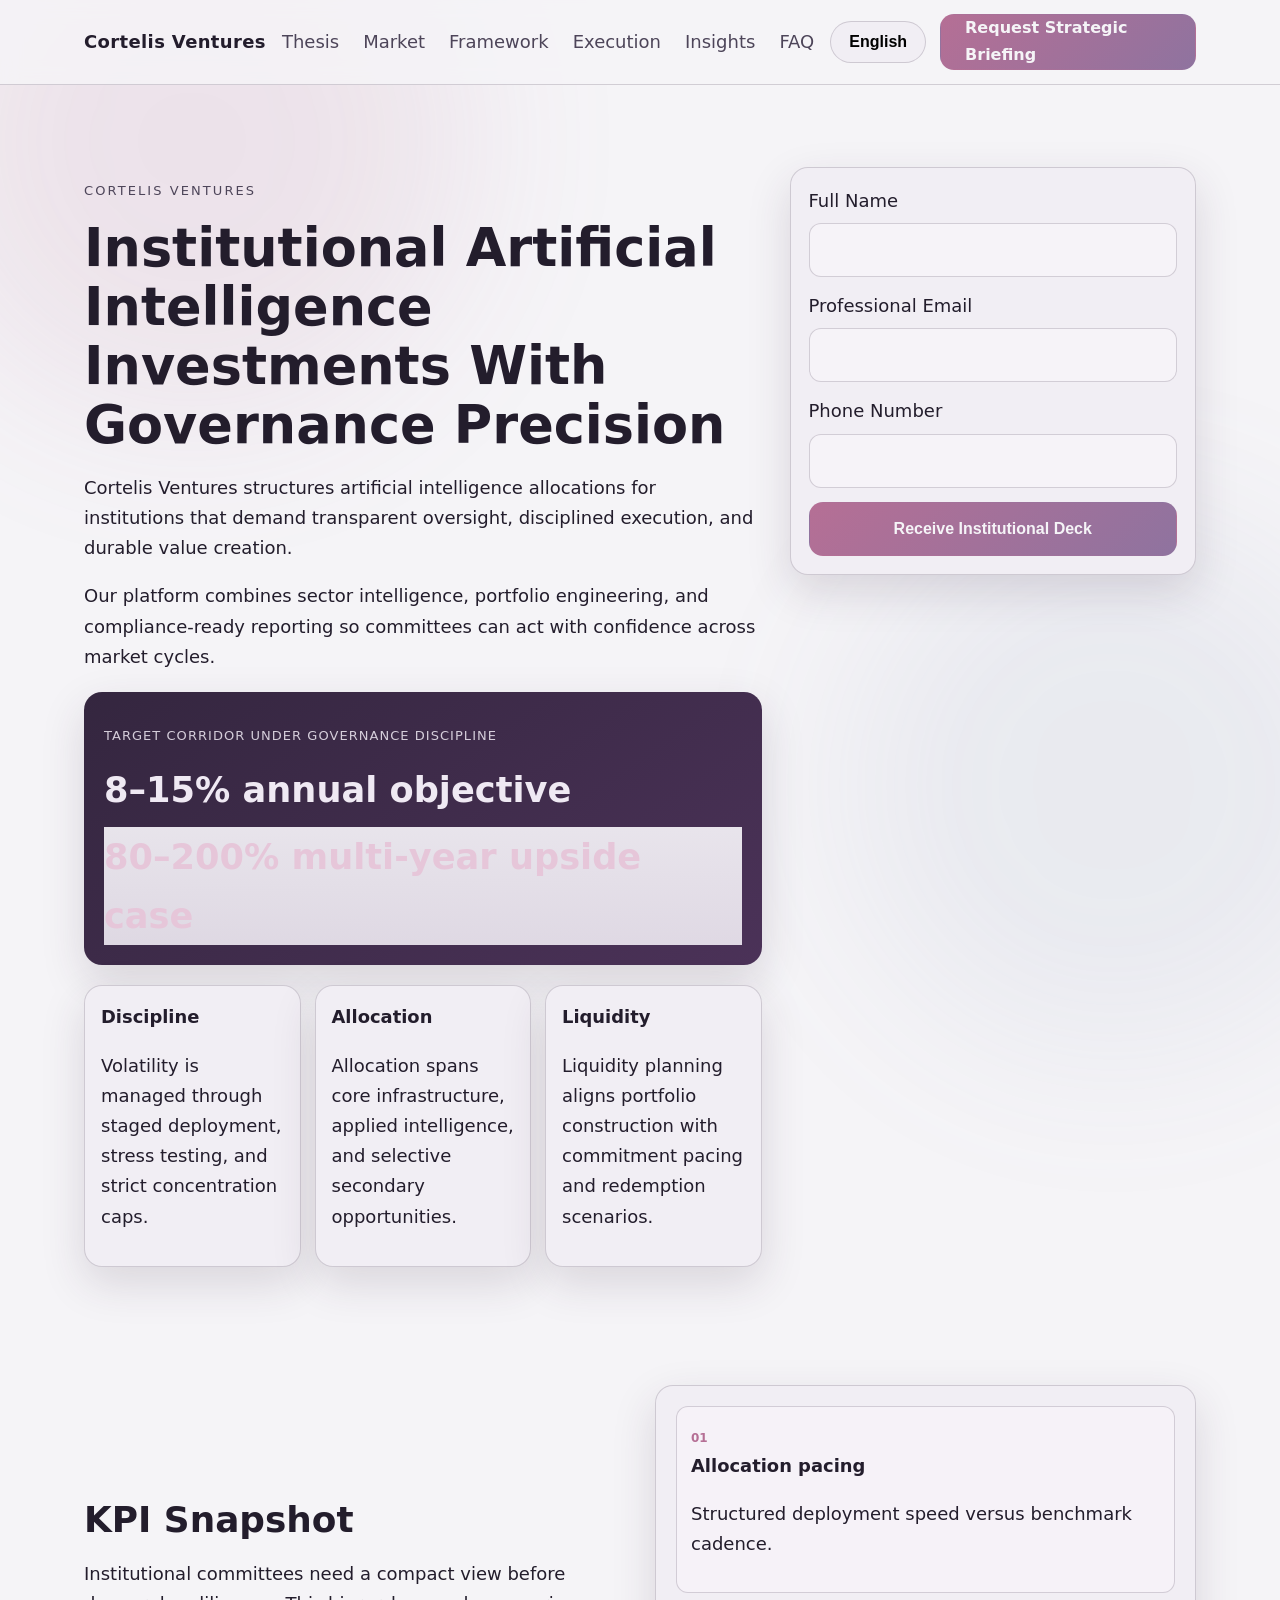
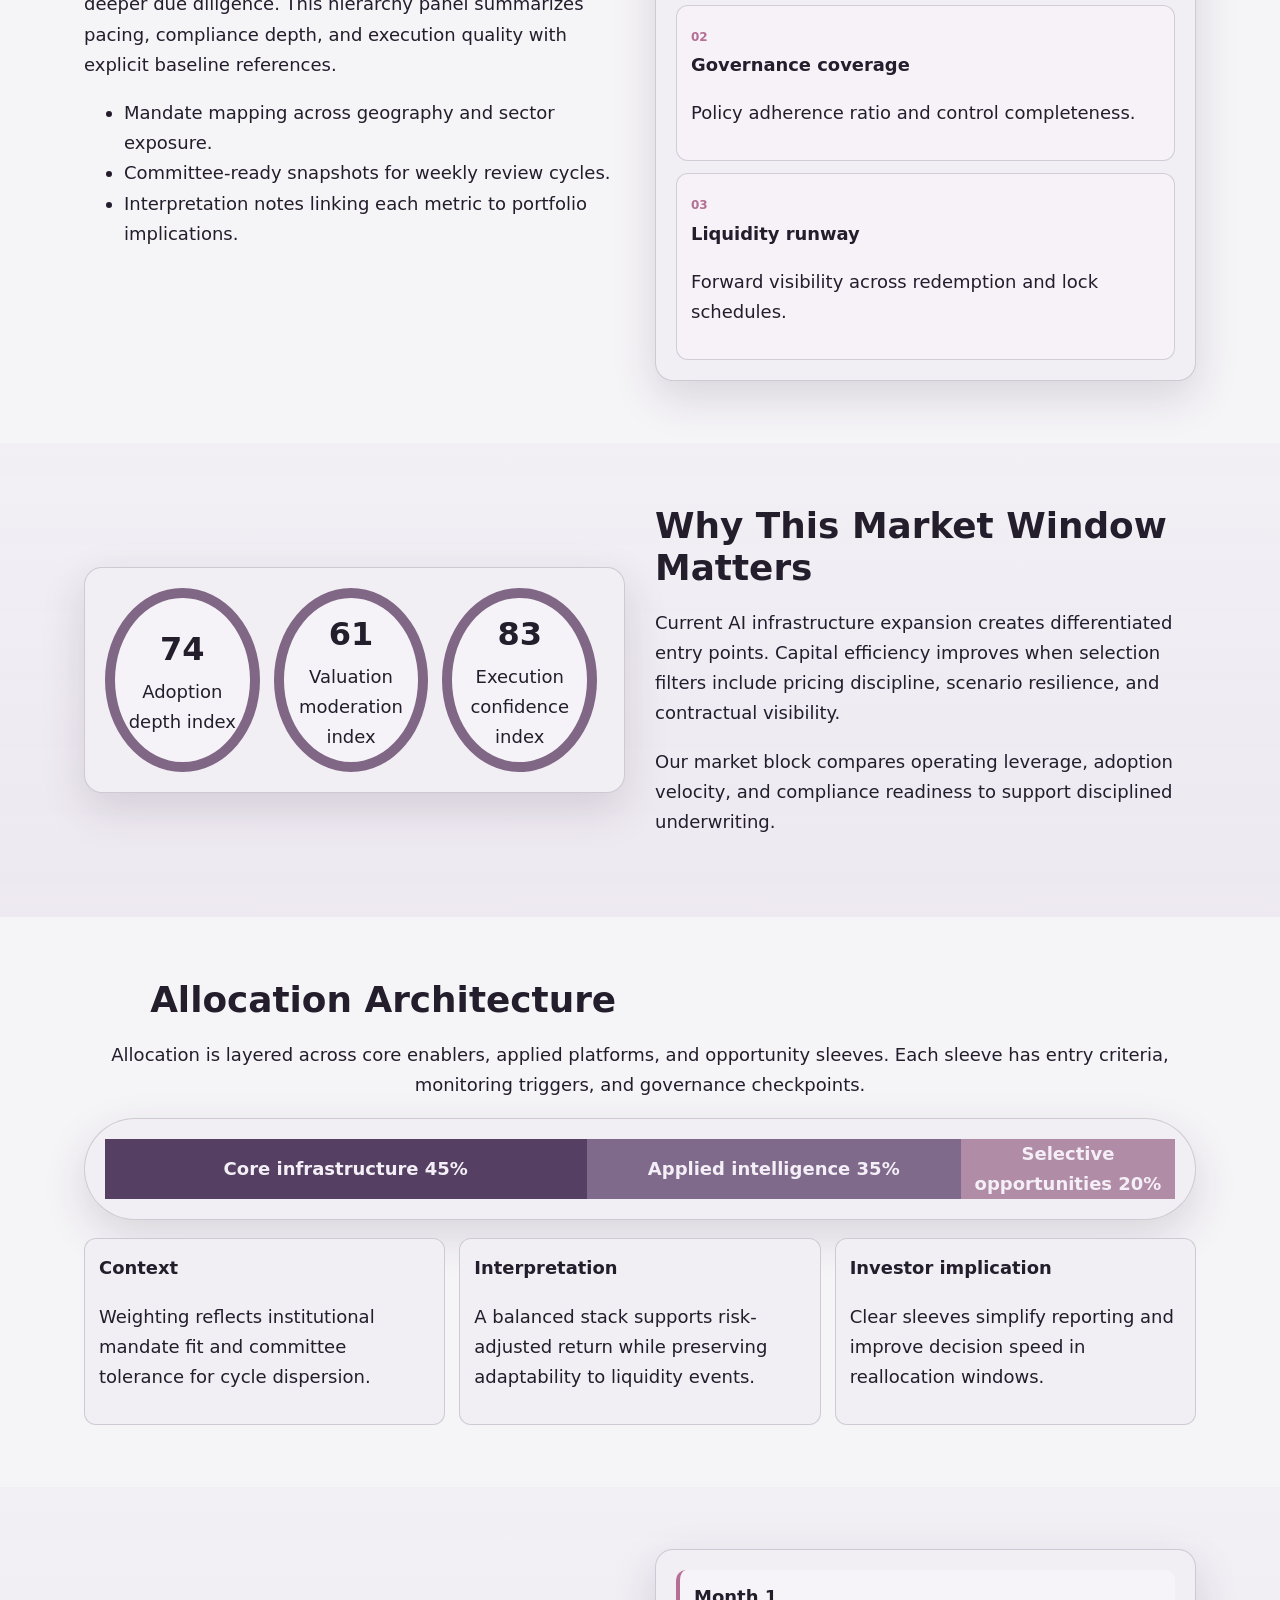
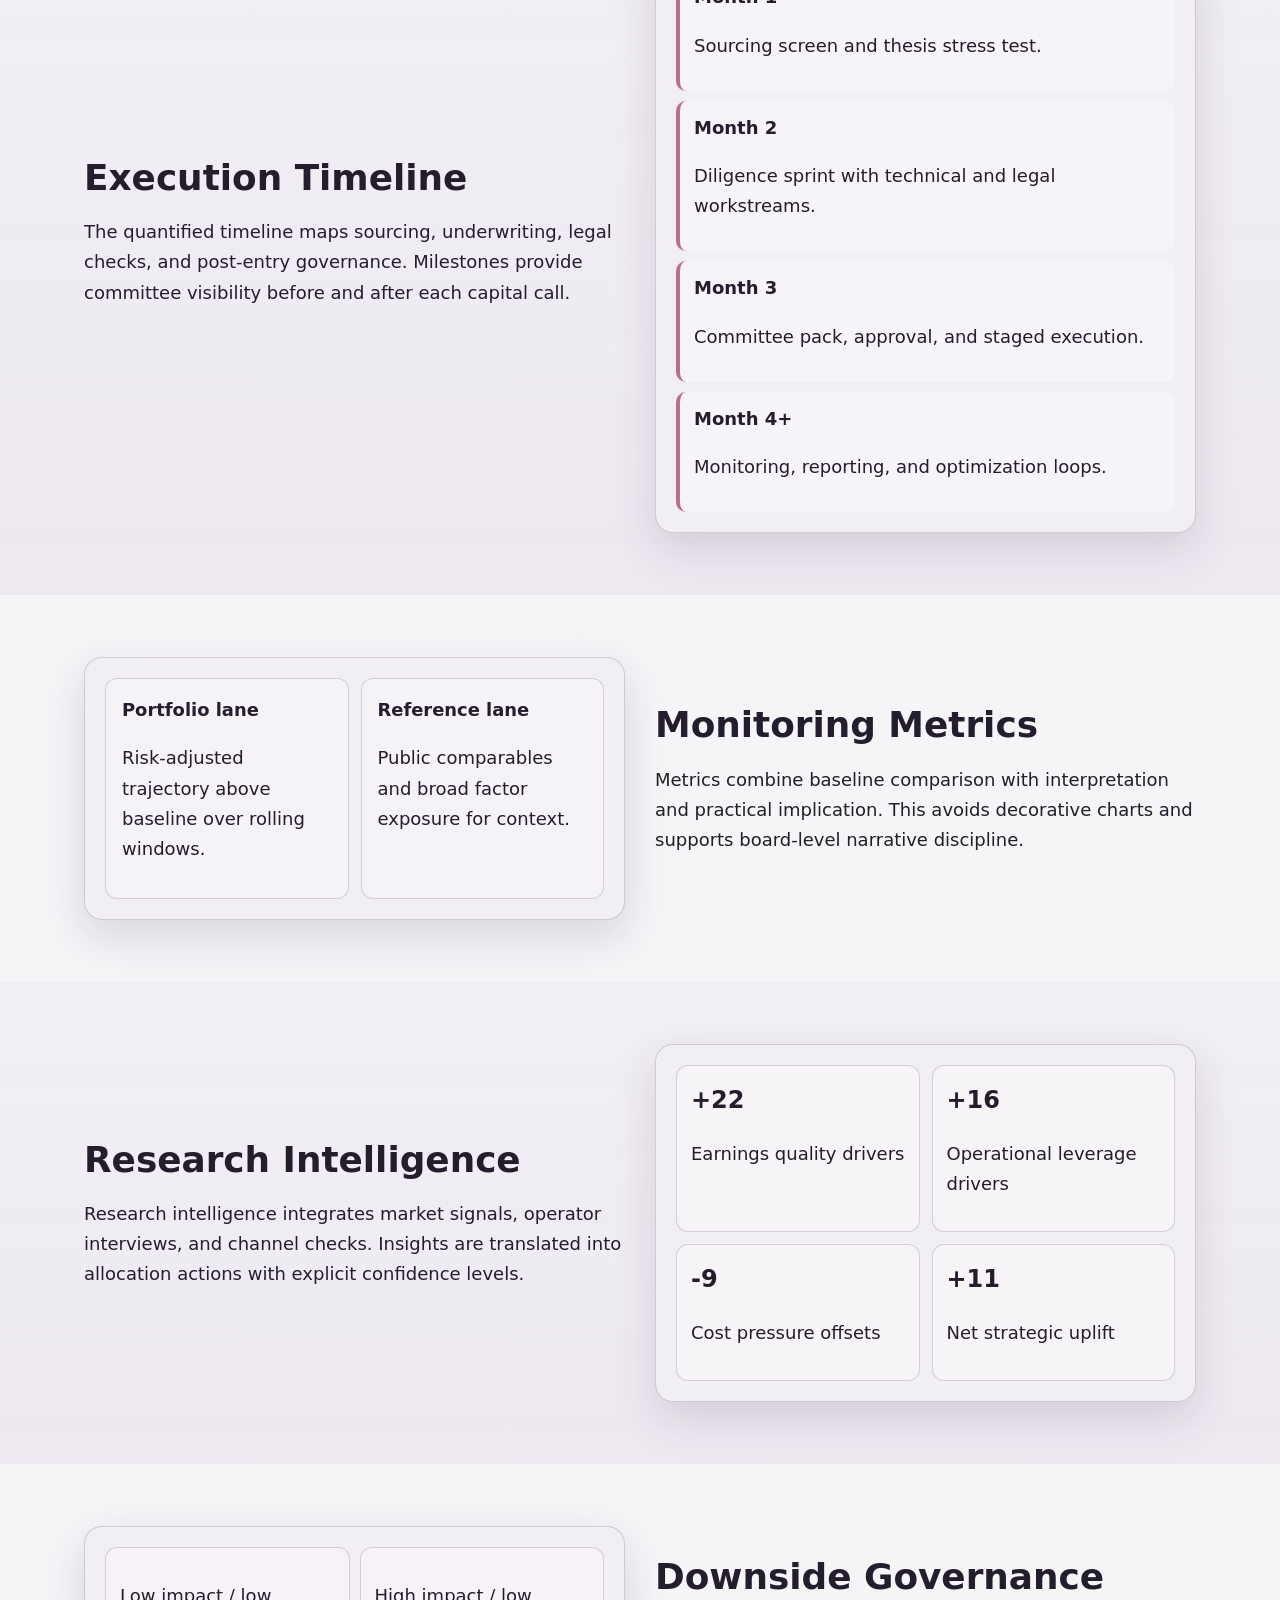
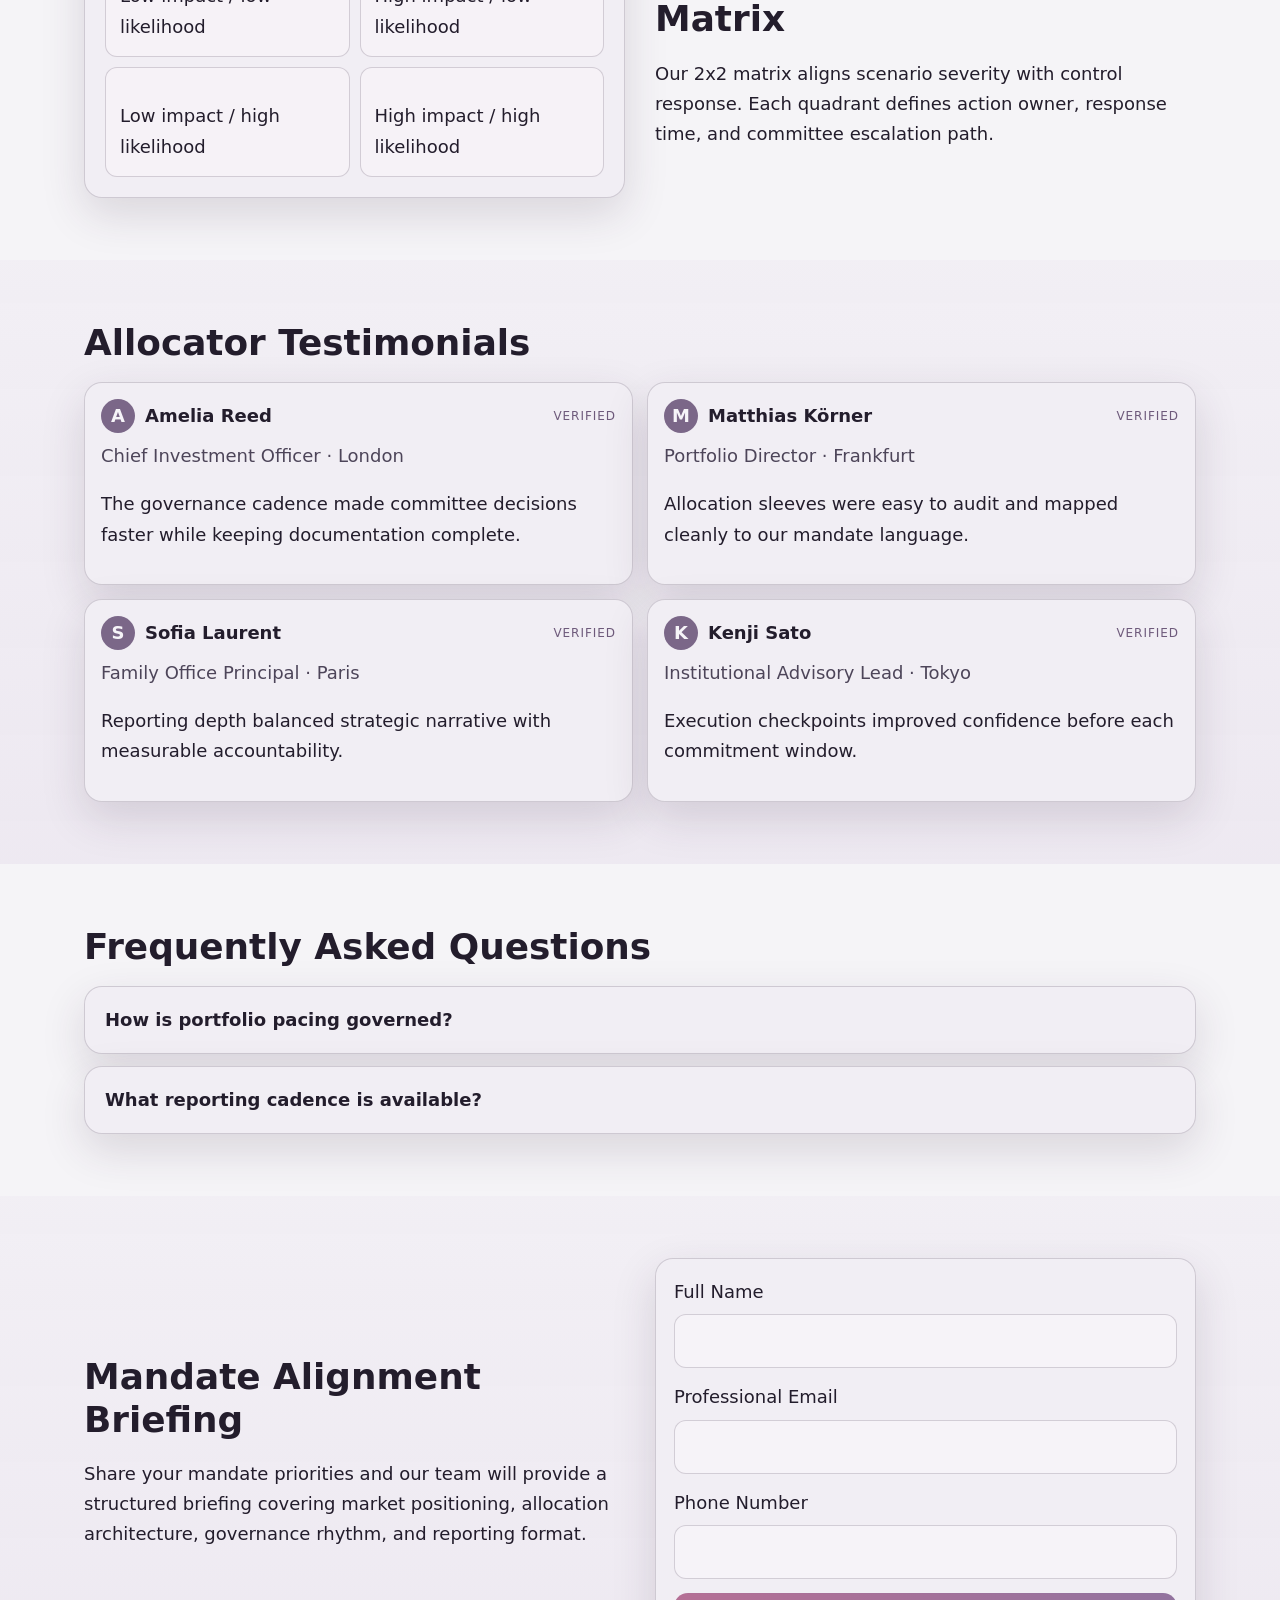
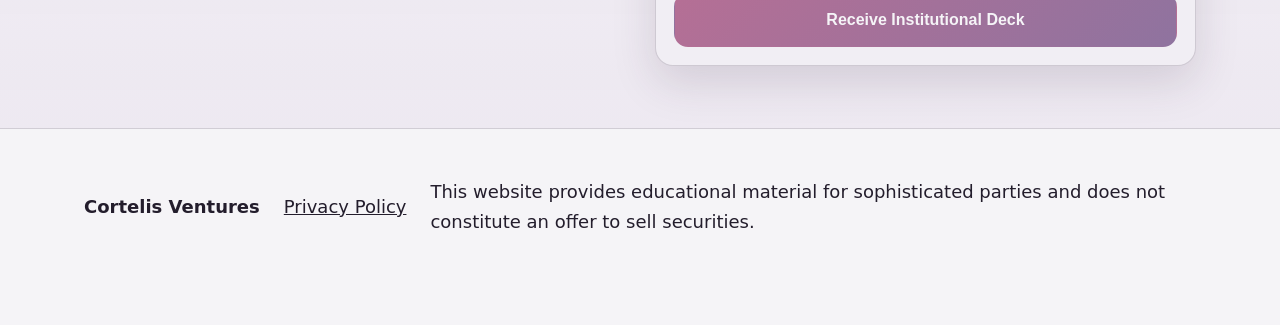
<file: index.html>
<!doctype html><html lang="en"><head><meta charset="utf-8"><meta name="viewport" content="width=device-width,initial-scale=1"><title>Cortelis Ventures | Institutional Artificial Intelligence Investment Platform</title><meta name="description" content="Cortelis Ventures delivers institutional artificial intelligence investment intelligence, disciplined portfolio construction, and governance-first reporting for sophisticated allocators."><link rel="canonical" href="https://cortelisventures.com/index.html"><link rel="alternate" hreflang="en" href="https://cortelisventures.com/index.html">
<link rel="alternate" hreflang="de" href="https://cortelisventures.com/de/index.html">
<link rel="alternate" hreflang="fr" href="https://cortelisventures.com/fr/index.html">
<link rel="alternate" hreflang="es" href="https://cortelisventures.com/es/index.html">
<link rel="alternate" hreflang="it" href="https://cortelisventures.com/it/index.html">
<link rel="alternate" hreflang="tr" href="https://cortelisventures.com/tr/index.html">
<link rel="alternate" hreflang="pt" href="https://cortelisventures.com/pt/index.html">
<link rel="alternate" hreflang="ja" href="https://cortelisventures.com/jp/index.html">
<link rel="alternate" hreflang="sk" href="https://cortelisventures.com/sk/index.html">
<link rel="alternate" hreflang="nl-BE" href="https://cortelisventures.com/be/index.html">
<link rel="alternate" hreflang="x-default" href="https://cortelisventures.com/index.html"><meta property="og:title" content="Cortelis Ventures | Institutional Artificial Intelligence Investment Platform"><meta property="og:description" content="Cortelis Ventures delivers institutional artificial intelligence investment intelligence, disciplined portfolio construction, and governance-first reporting for sophisticated allocators."><meta property="og:type" content="website"><meta property="og:url" content="https://cortelisventures.com/index.html"><meta name="twitter:card" content="summary_large_image"><meta name="twitter:title" content="Cortelis Ventures | Institutional Artificial Intelligence Investment Platform"><meta name="twitter:description" content="Cortelis Ventures delivers institutional artificial intelligence investment intelligence, disciplined portfolio construction, and governance-first reporting for sophisticated allocators."><link rel="stylesheet" href="assets/style.css"></head><body>
<div class="bg-glow glow-a"></div><div class="bg-glow glow-b"></div>
<header class="site-head"><div class="wrap head-flex"><a class="brand" href="index.html">Cortelis Ventures</a><nav class="top-nav" aria-label="Primary"><a href="#s1">Thesis</a><a href="#s2">Market</a><a href="#s3">Framework</a><a href="#s4">Execution</a><a href="#s5">Insights</a><a href="#s6">FAQ</a></nav><div class="head-right"><div class="lang-drop"><button class="lang-pill" aria-expanded="false">English</button>
<div class="lang-menu" aria-label="Language selector menu">
  <a href="index.html"><svg viewBox="0 0 60 36"><rect width="60" height="36" fill="#012169"/><path d="M0 0l60 36M60 0L0 36" stroke="#fff" stroke-width="8"/><path d="M0 0l60 36M60 0L0 36" stroke="#c8102e" stroke-width="4"/><rect x="24" width="12" height="36" fill="#fff"/><rect y="12" width="60" height="12" fill="#fff"/><rect x="26" width="8" height="36" fill="#c8102e"/><rect y="14" width="60" height="8" fill="#c8102e"/></svg>English</a>
  <a href="de/index.html"><svg viewBox="0 0 60 36"><rect width="60" height="12" fill="#000"/><rect y="12" width="60" height="12" fill="#dd0000"/><rect y="24" width="60" height="12" fill="#ffce00"/></svg>Deutsch</a>
  <a href="fr/index.html"><svg viewBox="0 0 60 36"><rect width="20" height="36" fill="#0055a4"/><rect x="20" width="20" height="36" fill="#f2f2f2"/><rect x="40" width="20" height="36" fill="#ef4135"/></svg>Français</a>
  <a href="es/index.html"><svg viewBox="0 0 60 36"><rect width="60" height="9" fill="#aa151b"/><rect y="9" width="60" height="18" fill="#f1bf00"/><rect y="27" width="60" height="9" fill="#aa151b"/></svg>Español</a>
  <a href="it/index.html"><svg viewBox="0 0 60 36"><rect width="20" height="36" fill="#009246"/><rect x="20" width="20" height="36" fill="#f2f2f2"/><rect x="40" width="20" height="36" fill="#ce2b37"/></svg>Italiano</a>
  <a href="tr/index.html"><svg viewBox="0 0 60 36"><rect width="60" height="36" fill="#e30a17"/><circle cx="24" cy="18" r="8" fill="#fff"/><circle cx="27" cy="18" r="6" fill="#e30a17"/><path d="M34 18l5 2-3-4 4-1-4-1 3-4-5 2-5-2 3 4-4 1 4 1-3 4z" fill="#fff"/></svg>Türkçe</a>
  <a href="pt/index.html"><svg viewBox="0 0 60 36"><rect width="24" height="36" fill="#006600"/><rect x="24" width="36" height="36" fill="#ff0000"/><circle cx="24" cy="18" r="7" fill="#ffcc00"/></svg>Português</a>
  <a href="jp/index.html"><svg viewBox="0 0 60 36"><rect width="60" height="36" fill="#f6f6f4"/><circle cx="30" cy="18" r="9" fill="#bc002d"/></svg>日本語</a>
  <a href="sk/index.html"><svg viewBox="0 0 60 36"><rect width="60" height="12" fill="#f2f2f2"/><rect y="12" width="60" height="12" fill="#0b4ea2"/><rect y="24" width="60" height="12" fill="#ee1c25"/></svg>Slovenčina</a>
  <a href="be/index.html"><svg viewBox="0 0 60 36"><rect width="20" height="36" fill="#000"/><rect x="20" width="20" height="36" fill="#ffd90c"/><rect x="40" width="20" height="36" fill="#ef3340"/></svg>Belgium</a>
</div>
</div><a class="btn btn-main" href="#lead-a">Request Strategic Briefing</a><button class="burger" aria-label="Menu" aria-expanded="false"><span></span><span></span><span></span></button></div></div>
<div class="drawer" aria-hidden="true"><div class="drawer-inner"><button class="drawer-close" aria-label="Close menu">×</button><nav class="drawer-nav"><a href="#s1">Thesis</a><a href="#s2">Market</a><a href="#s3">Framework</a><a href="#s4">Execution</a><a href="#s5">Insights</a><a href="#s6">FAQ</a></nav><div class="drawer-lang"><a href="index.html">English</a><a href="de/index.html">Deutsch</a><a href="fr/index.html">Français</a><a href="es/index.html">Español</a><a href="it/index.html">Italiano</a><a href="tr/index.html">Türkçe</a><a href="pt/index.html">Português</a><a href="jp/index.html">日本語</a><a href="sk/index.html">Slovenčina</a><a href="be/index.html">Belgium</a></div><a class="btn btn-main" href="#lead-b">Request Strategic Briefing</a></div></div></header>
<main>
<section class="hero"><div class="wrap hero-grid"><div><p class="eyebrow">Cortelis Ventures</p><h1>Institutional Artificial Intelligence Investments With Governance Precision</h1><p>Cortelis Ventures structures artificial intelligence allocations for institutions that demand transparent oversight, disciplined execution, and durable value creation.</p><p>Our platform combines sector intelligence, portfolio engineering, and compliance-ready reporting so committees can act with confidence across market cycles.</p><div class="ret-card"><p class="micro">Target corridor under governance discipline</p><div class="ret-num">8–15% annual objective</div><div class="ret-num alt">80–200% multi-year upside case</div></div><div class="tri-grid"><article><h3>Discipline</h3><p>Volatility is managed through staged deployment, stress testing, and strict concentration caps.</p></article><article><h3>Allocation</h3><p>Allocation spans core infrastructure, applied intelligence, and selective secondary opportunities.</p></article><article><h3>Liquidity</h3><p>Liquidity planning aligns portfolio construction with commitment pacing and redemption scenarios.</p></article></div></div>
<form id="lead-a" class="lead-form"><label>Full Name<input type="text" required></label><label>Professional Email<input type="email" required></label><label>Phone Number<input type="tel" required></label><button class="btn btn-main" type="submit">Receive Institutional Deck</button></form></div></section>
<section class="kpi" id="s1"><div class="wrap split"><div><h2>KPI Snapshot</h2><p>Institutional committees need a compact view before deeper due diligence. This hierarchy panel summarizes pacing, compliance depth, and execution quality with explicit baseline references.</p><ul><li>Mandate mapping across geography and sector exposure.</li><li>Committee-ready snapshots for weekly review cycles.</li><li>Interpretation notes linking each metric to portfolio implications.</li></ul></div><div class="visual kpi-panel"><div><span>01</span><h3>Allocation pacing</h3><p>Structured deployment speed versus benchmark cadence.</p></div><div><span>02</span><h3>Governance coverage</h3><p>Policy adherence ratio and control completeness.</p></div><div><span>03</span><h3>Liquidity runway</h3><p>Forward visibility across redemption and lock schedules.</p></div></div></div></section>
<section class="market alt" id="s2"><div class="wrap split rev"><div><h2>Why This Market Window Matters</h2><p>Current AI infrastructure expansion creates differentiated entry points. Capital efficiency improves when selection filters include pricing discipline, scenario resilience, and contractual visibility.</p><p>Our market block compares operating leverage, adoption velocity, and compliance readiness to support disciplined underwriting.</p></div><div class="visual rings"><div class="ring"><strong>74</strong><span>Adoption depth index</span></div><div class="ring"><strong>61</strong><span>Valuation moderation index</span></div><div class="ring"><strong>83</strong><span>Execution confidence index</span></div></div></div></section>
<section class="arch" id="s3"><div class="wrap center"><h2>Allocation Architecture</h2><p>Allocation is layered across core enablers, applied platforms, and opportunity sleeves. Each sleeve has entry criteria, monitoring triggers, and governance checkpoints.</p><div class="visual stack"><div class="seg a">Core infrastructure 45%</div><div class="seg b">Applied intelligence 35%</div><div class="seg c">Selective opportunities 20%</div></div><div class="notes-grid"><article><h3>Context</h3><p>Weighting reflects institutional mandate fit and committee tolerance for cycle dispersion.</p></article><article><h3>Interpretation</h3><p>A balanced stack supports risk-adjusted return while preserving adaptability to liquidity events.</p></article><article><h3>Investor implication</h3><p>Clear sleeves simplify reporting and improve decision speed in reallocation windows.</p></article></div></div></section>
<section class="time alt" id="s4"><div class="wrap split"><div><h2>Execution Timeline</h2><p>The quantified timeline maps sourcing, underwriting, legal checks, and post-entry governance. Milestones provide committee visibility before and after each capital call.</p></div><div class="visual timeline"><div><b>Month 1</b><p>Sourcing screen and thesis stress test.</p></div><div><b>Month 2</b><p>Diligence sprint with technical and legal workstreams.</p></div><div><b>Month 3</b><p>Committee pack, approval, and staged execution.</p></div><div><b>Month 4+</b><p>Monitoring, reporting, and optimization loops.</p></div></div></div></section>
<section class="metrics" id="s5"><div class="wrap split rev"><div><h2>Monitoring Metrics</h2><p>Metrics combine baseline comparison with interpretation and practical implication. This avoids decorative charts and supports board-level narrative discipline.</p></div><div class="visual dual"><div class="col"><h3>Portfolio lane</h3><p>Risk-adjusted trajectory above baseline over rolling windows.</p></div><div class="col"><h3>Reference lane</h3><p>Public comparables and broad factor exposure for context.</p></div></div></div></section>
<section class="insight alt" id="s6"><div class="wrap split"><div><h2>Research Intelligence</h2><p>Research intelligence integrates market signals, operator interviews, and channel checks. Insights are translated into allocation actions with explicit confidence levels.</p></div><div class="visual waterfall"><div><span>+22</span><p>Earnings quality drivers</p></div><div><span>+16</span><p>Operational leverage drivers</p></div><div><span>-9</span><p>Cost pressure offsets</p></div><div><span>+11</span><p>Net strategic uplift</p></div></div></div></section>
<section class="matrix" id="s7"><div class="wrap split rev"><div><h2>Downside Governance Matrix</h2><p>Our 2x2 matrix aligns scenario severity with control response. Each quadrant defines action owner, response time, and committee escalation path.</p></div><div class="visual grid2x2"><div>Low impact / low likelihood</div><div>High impact / low likelihood</div><div>Low impact / high likelihood</div><div>High impact / high likelihood</div></div></div></section>
<section class="reviews alt" id="s8"><div class="wrap"><h2>Allocator Testimonials</h2><div class="rev-grid"><article><div class="id-row"><span class="avatar">A</span><strong>Amelia Reed</strong><em>VERIFIED</em></div><p class="role">Chief Investment Officer · London</p><p>The governance cadence made committee decisions faster while keeping documentation complete.</p></article><article><div class="id-row"><span class="avatar">M</span><strong>Matthias Körner</strong><em>VERIFIED</em></div><p class="role">Portfolio Director · Frankfurt</p><p>Allocation sleeves were easy to audit and mapped cleanly to our mandate language.</p></article><article><div class="id-row"><span class="avatar">S</span><strong>Sofia Laurent</strong><em>VERIFIED</em></div><p class="role">Family Office Principal · Paris</p><p>Reporting depth balanced strategic narrative with measurable accountability.</p></article><article><div class="id-row"><span class="avatar">K</span><strong>Kenji Sato</strong><em>VERIFIED</em></div><p class="role">Institutional Advisory Lead · Tokyo</p><p>Execution checkpoints improved confidence before each commitment window.</p></article></div></div></section>
<section class="faq" id="s9"><div class="wrap"><h2>Frequently Asked Questions</h2><div class="faq-list"><details class="faq-item"><summary>How is portfolio pacing governed?</summary><p>Through quarterly committee gates, scenario checks, and mandate checkpoints.</p></details><details class="faq-item"><summary>What reporting cadence is available?</summary><p>Monthly dashboards and deep quarterly memoranda with attribution detail.</p></details></div></div></section>
<section class="final alt" id="s10"><div class="wrap split"><div><h2>Mandate Alignment Briefing</h2><p>Share your mandate priorities and our team will provide a structured briefing covering market positioning, allocation architecture, governance rhythm, and reporting format.</p></div>
<form id="lead-b" class="lead-form"><label>Full Name<input type="text" required></label><label>Professional Email<input type="email" required></label><label>Phone Number<input type="tel" required></label><button class="btn btn-main" type="submit">Receive Institutional Deck</button></form></div></section>
</main>
<footer><div class="wrap foot"><p><strong>Cortelis Ventures</strong></p><a href="#" class="privacy-open">Privacy Policy</a><p>This website provides educational material for sophisticated parties and does not constitute an offer to sell securities.</p></div></footer>
<div class="modal" aria-hidden="true"><div class="modal-card" role="dialog" aria-modal="true"><button class="modal-x" aria-label="Close"></button><h2>Privacy Policy</h2><div class="modal-scroll"><h3>Introduction</h3><p>Cortelis Ventures documents information handling standards for institutional communications, legal obligations, and transparent service quality.</p><h3>Data collection</h3><p>We collect identity, contact, technical interaction, and mandate profile details to deliver briefing materials and secure communications.</p><h3>Legal basis</h3><p>Processing is grounded in legitimate interest, contractual preparation, regulatory obligations, and explicit consent where required.</p><h3>Cookies</h3><p>Cookies are used for secure session continuity, analytics aggregation, and interface performance optimization.</p><h3>Retention</h3><p>Records are retained according to regulatory expectations, audit windows, and internal governance calendars.</p><h3>Third-party sharing</h3><p>Limited service providers may process data under contractual safeguards and confidentiality duties.</p><h3>Security</h3><p>Administrative, technical, and organizational controls protect against unauthorized access, alteration, or loss.</p><h3>User rights</h3><p>Users may request access, correction, portability, objection, and deletion where applicable by law.</p><h3>International transfers</h3><p>Cross-border transfer mechanisms rely on lawful safeguards and documented oversight procedures.</p><h3>Industry disclosure</h3><p>Market participation includes uncertainty, valuation dispersion, liquidity variation, and execution complexity.</p><h3>Contact</h3><p>For policy inquiries contact: governance@cortelisventures.com</p></div><div class="modal-foot"><button class="btn btn-ghost modal-close">Close</button></div></div></div>
<script type="application/ld+json">{"@context":"https://schema.org","@graph":[{"@type":"Organization","name":"Cortelis Ventures","url":"https://cortelisventures.com"},{"@type":"WebSite","name":"Cortelis Ventures","url":"https://cortelisventures.com/index.html"},{"@type":"FAQPage","mainEntity":[{"@type":"Question","name":"How is governance organized?","acceptedAnswer":{"@type":"Answer","text":"Structured committee cadence with documented controls."}}]},{"@type":"Review","author":{"@type":"Person","name":"Amelia Reed"},"reviewBody":"Governance and reporting quality supported our committee process.","itemReviewed":{"@type":"Organization","name":"Cortelis Ventures"}}]}</script>
<script defer src="assets/app.js"></script></body></html>
</file>
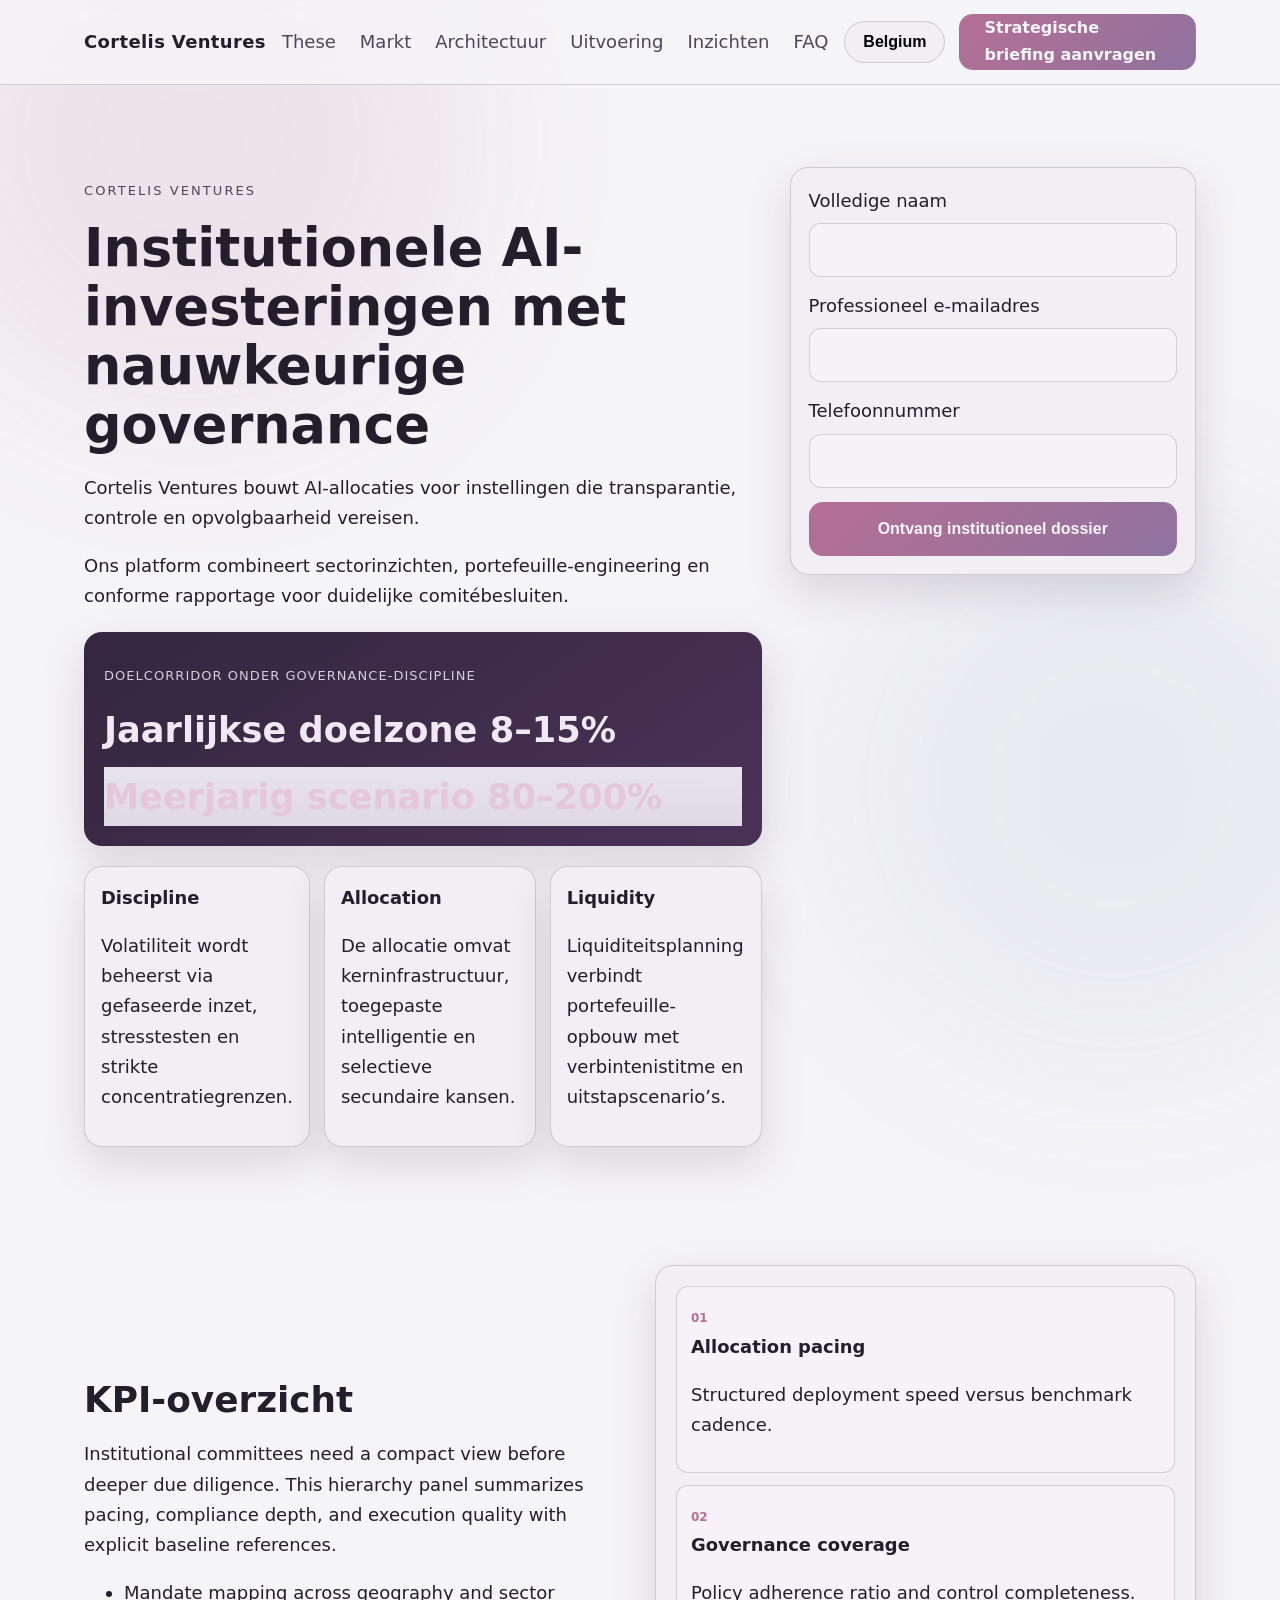
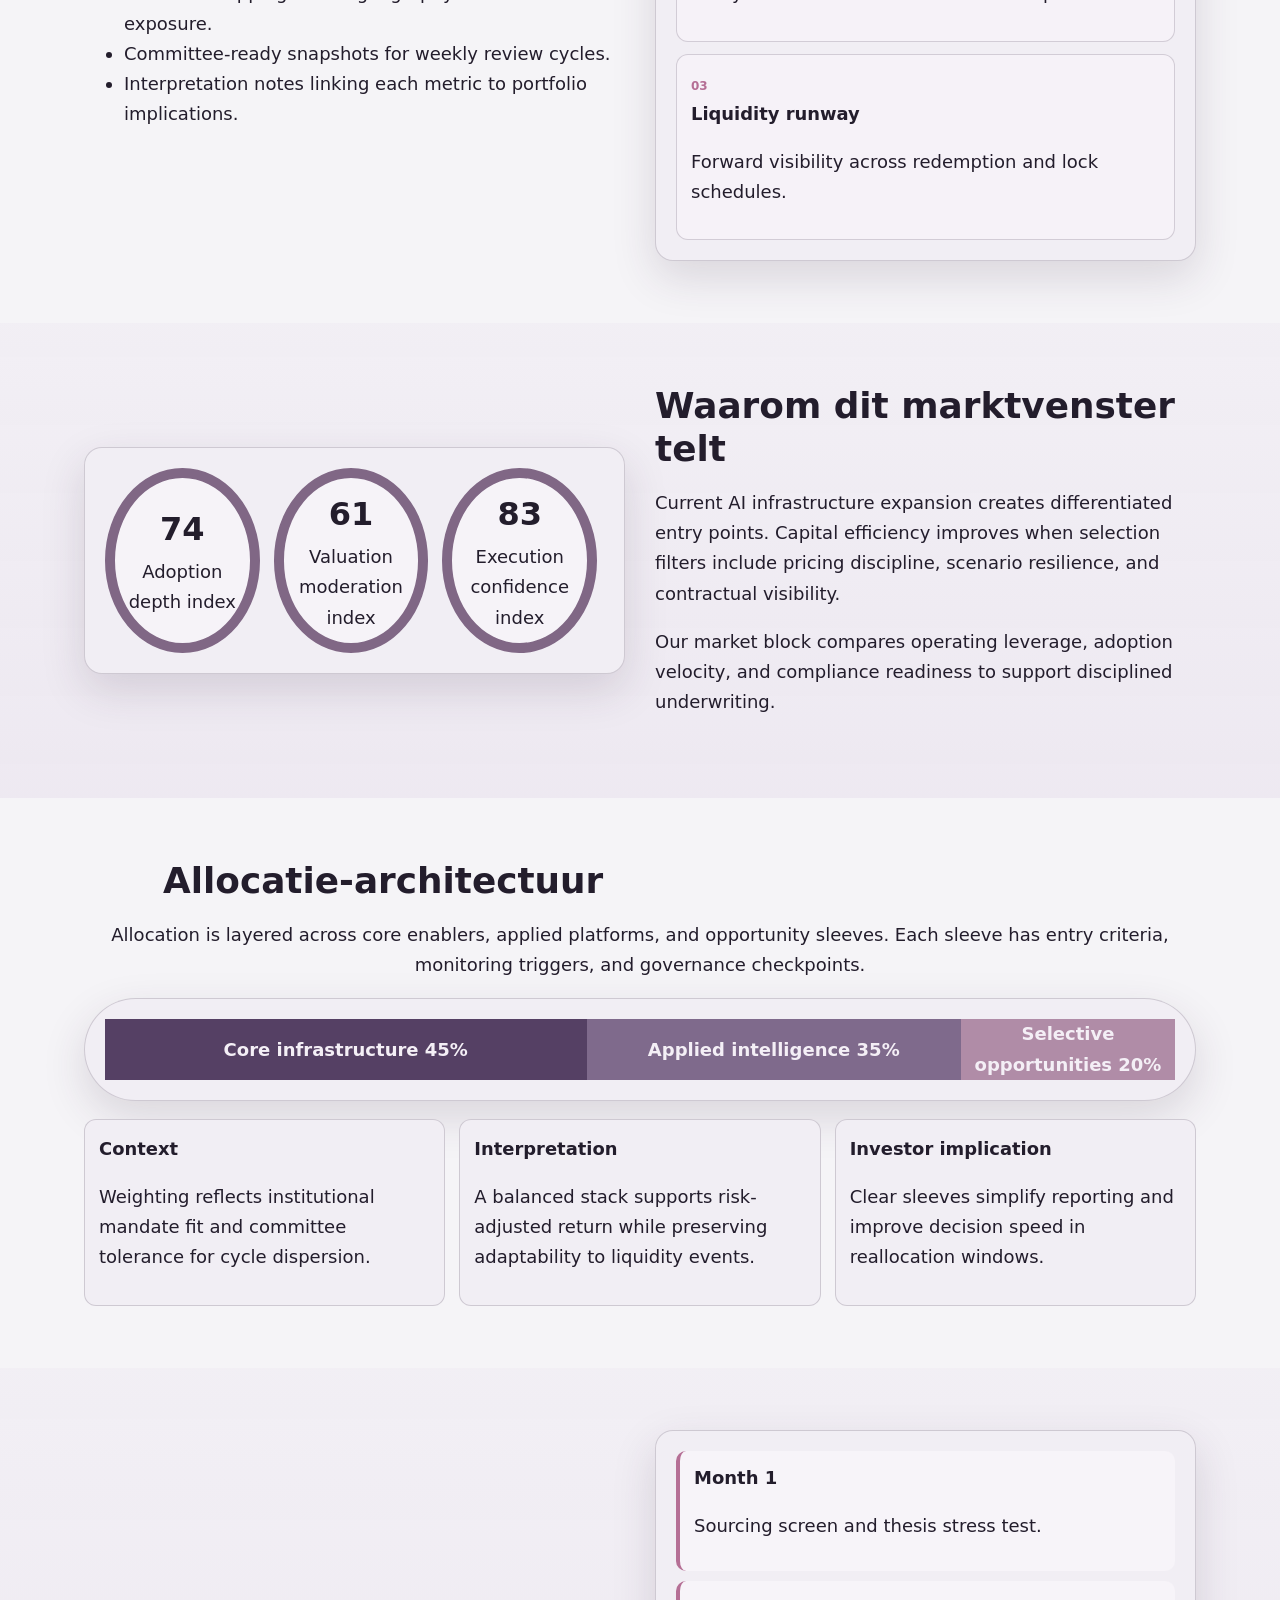
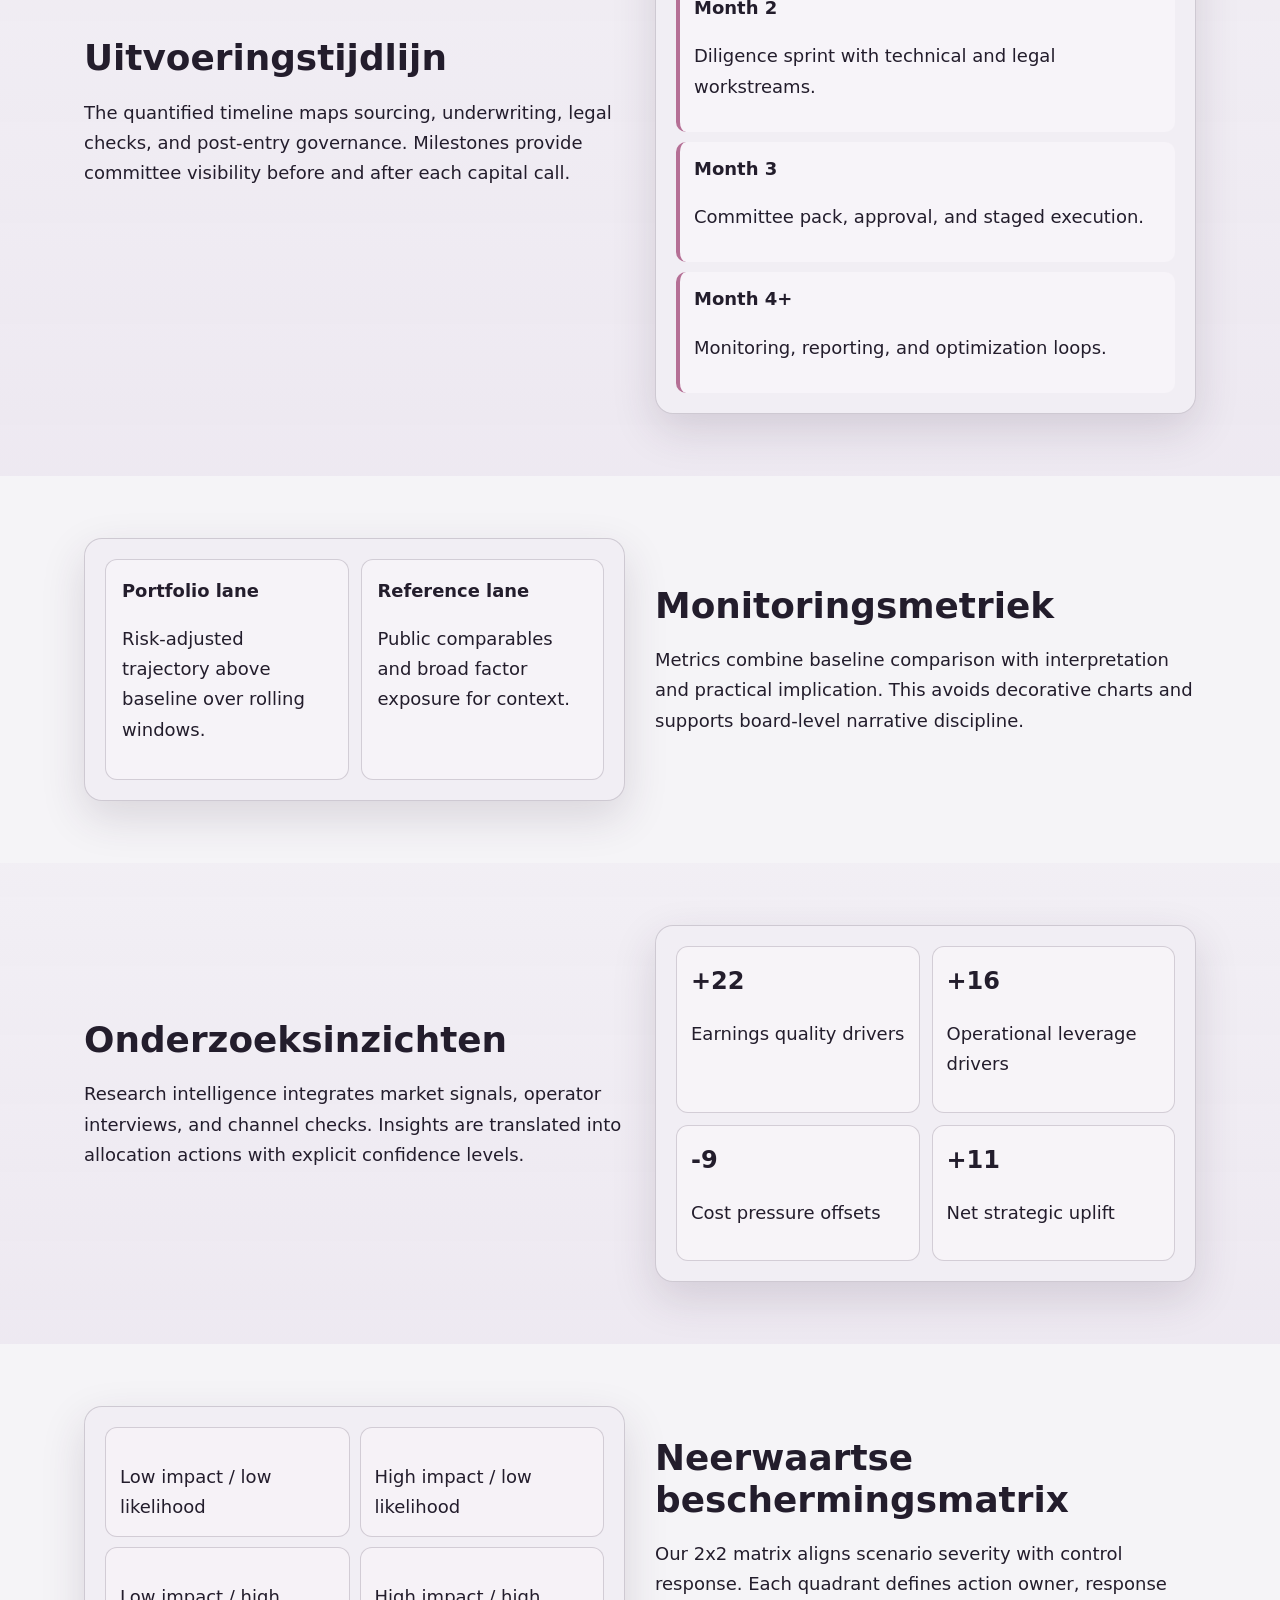
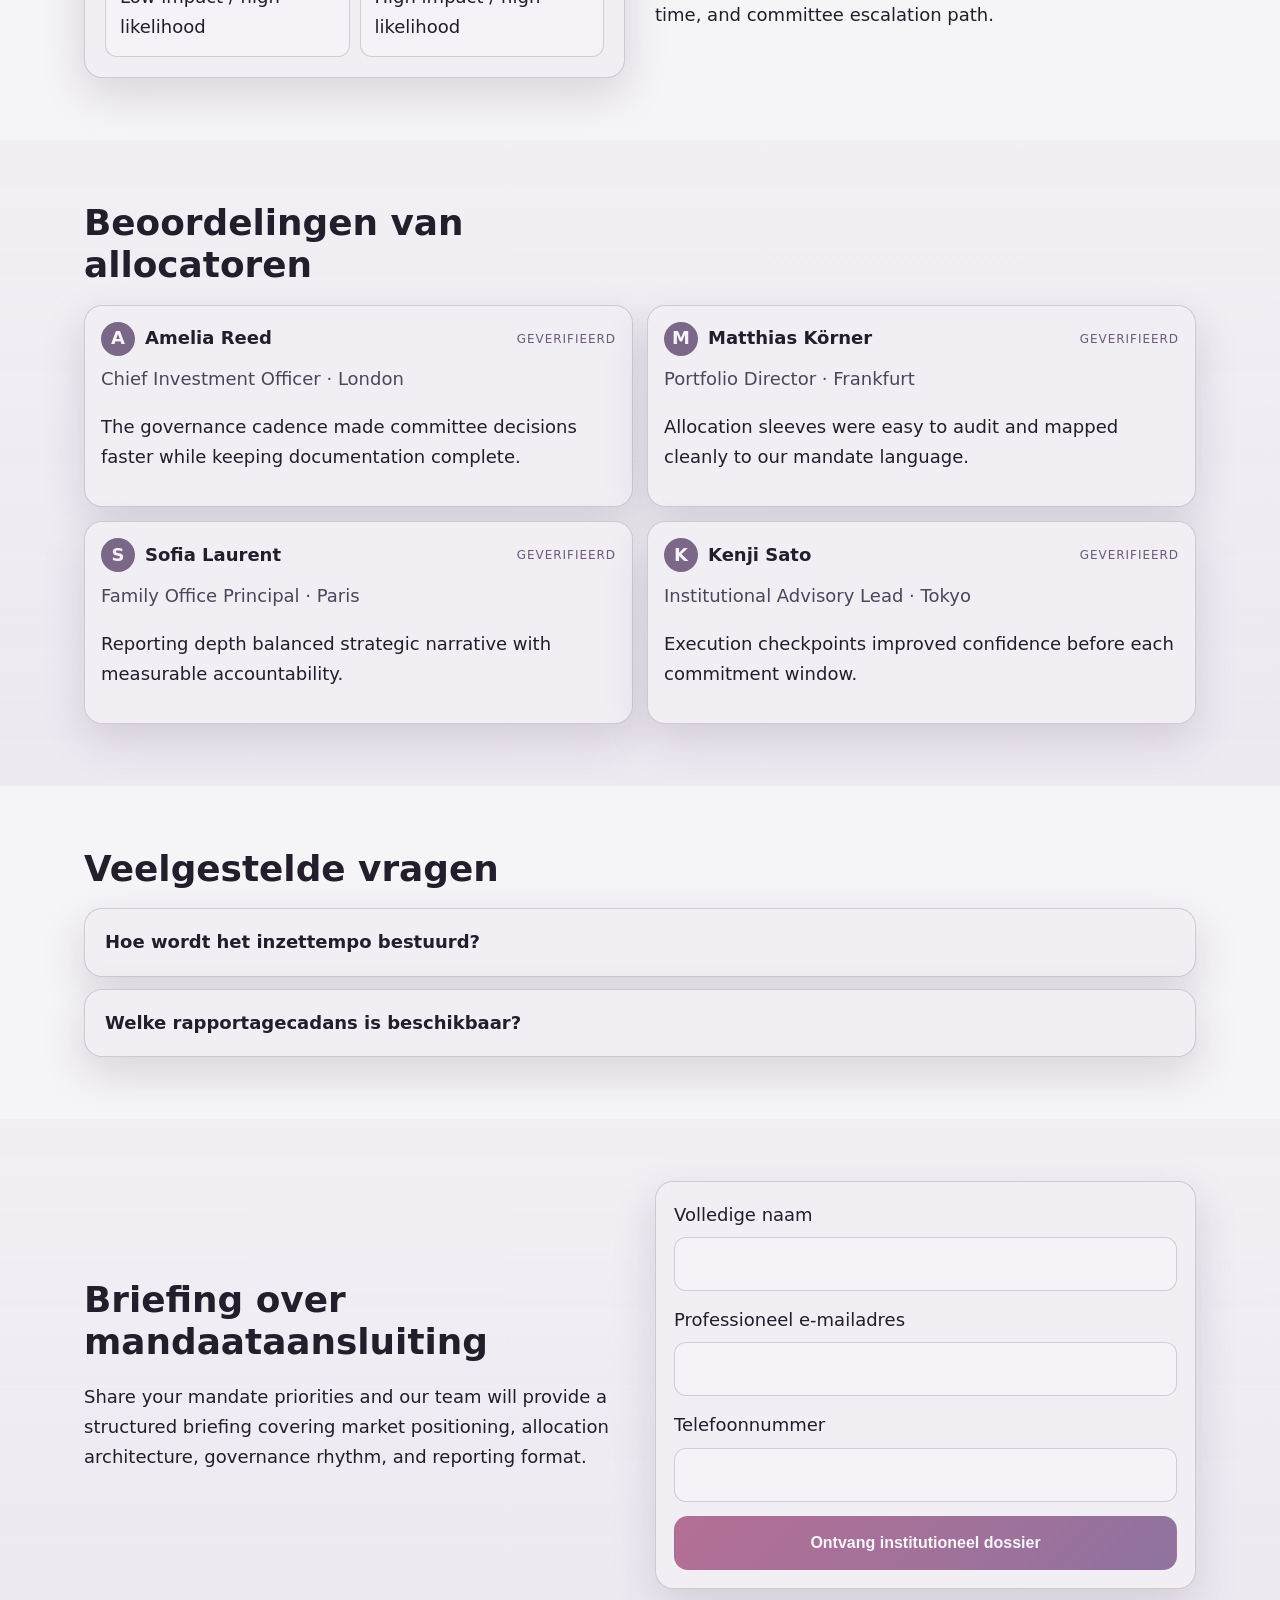
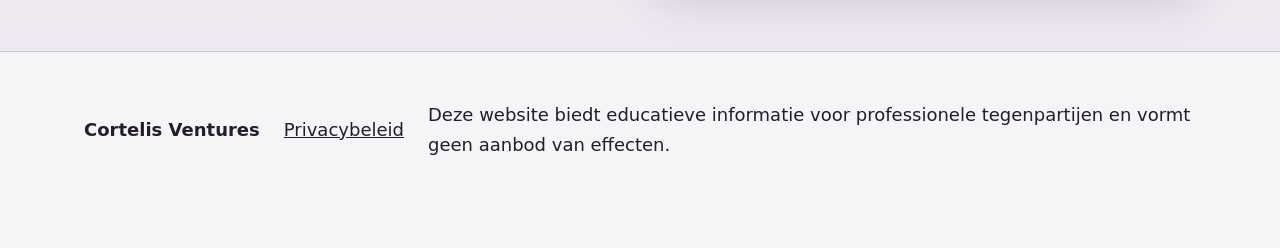
<file: be/index.html>
<!doctype html><html lang="nl-BE"><head><meta charset="utf-8"><meta name="viewport" content="width=device-width,initial-scale=1"><title>Cortelis Ventures | Institutioneel AI-investeringsplatform</title><meta name="description" content="Cortelis Ventures levert institutionele AI-investeringen met gedisciplineerde allocatie, toezicht en transparante rapportage."><link rel="canonical" href="https://cortelisventures.com/be/index.html"><link rel="alternate" hreflang="en" href="https://cortelisventures.com/index.html">
<link rel="alternate" hreflang="de" href="https://cortelisventures.com/de/index.html">
<link rel="alternate" hreflang="fr" href="https://cortelisventures.com/fr/index.html">
<link rel="alternate" hreflang="es" href="https://cortelisventures.com/es/index.html">
<link rel="alternate" hreflang="it" href="https://cortelisventures.com/it/index.html">
<link rel="alternate" hreflang="tr" href="https://cortelisventures.com/tr/index.html">
<link rel="alternate" hreflang="pt" href="https://cortelisventures.com/pt/index.html">
<link rel="alternate" hreflang="ja" href="https://cortelisventures.com/jp/index.html">
<link rel="alternate" hreflang="sk" href="https://cortelisventures.com/sk/index.html">
<link rel="alternate" hreflang="nl-BE" href="https://cortelisventures.com/be/index.html">
<link rel="alternate" hreflang="x-default" href="https://cortelisventures.com/index.html"><meta property="og:title" content="Cortelis Ventures | Institutioneel AI-investeringsplatform"><meta property="og:description" content="Cortelis Ventures levert institutionele AI-investeringen met gedisciplineerde allocatie, toezicht en transparante rapportage."><meta property="og:type" content="website"><meta property="og:url" content="https://cortelisventures.com/be/index.html"><meta name="twitter:card" content="summary_large_image"><meta name="twitter:title" content="Cortelis Ventures | Institutioneel AI-investeringsplatform"><meta name="twitter:description" content="Cortelis Ventures levert institutionele AI-investeringen met gedisciplineerde allocatie, toezicht en transparante rapportage."><link rel="stylesheet" href="../assets/style.css"></head><body>
<div class="bg-glow glow-a"></div><div class="bg-glow glow-b"></div>
<header class="site-head"><div class="wrap head-flex"><a class="brand" href="../index.html">Cortelis Ventures</a><nav class="top-nav" aria-label="Primary"><a href="#s1">These</a><a href="#s2">Markt</a><a href="#s3">Architectuur</a><a href="#s4">Uitvoering</a><a href="#s5">Inzichten</a><a href="#s6">FAQ</a></nav><div class="head-right"><div class="lang-drop"><button class="lang-pill" aria-expanded="false">Belgium</button>
<div class="lang-menu" aria-label="Language selector menu">
  <a href="../index.html"><svg viewBox="0 0 60 36"><rect width="60" height="36" fill="#012169"/><path d="M0 0l60 36M60 0L0 36" stroke="#fff" stroke-width="8"/><path d="M0 0l60 36M60 0L0 36" stroke="#c8102e" stroke-width="4"/><rect x="24" width="12" height="36" fill="#fff"/><rect y="12" width="60" height="12" fill="#fff"/><rect x="26" width="8" height="36" fill="#c8102e"/><rect y="14" width="60" height="8" fill="#c8102e"/></svg>English</a>
  <a href="../de/index.html"><svg viewBox="0 0 60 36"><rect width="60" height="12" fill="#000"/><rect y="12" width="60" height="12" fill="#dd0000"/><rect y="24" width="60" height="12" fill="#ffce00"/></svg>Deutsch</a>
  <a href="../fr/index.html"><svg viewBox="0 0 60 36"><rect width="20" height="36" fill="#0055a4"/><rect x="20" width="20" height="36" fill="#f2f2f2"/><rect x="40" width="20" height="36" fill="#ef4135"/></svg>Français</a>
  <a href="../es/index.html"><svg viewBox="0 0 60 36"><rect width="60" height="9" fill="#aa151b"/><rect y="9" width="60" height="18" fill="#f1bf00"/><rect y="27" width="60" height="9" fill="#aa151b"/></svg>Español</a>
  <a href="../it/index.html"><svg viewBox="0 0 60 36"><rect width="20" height="36" fill="#009246"/><rect x="20" width="20" height="36" fill="#f2f2f2"/><rect x="40" width="20" height="36" fill="#ce2b37"/></svg>Italiano</a>
  <a href="../tr/index.html"><svg viewBox="0 0 60 36"><rect width="60" height="36" fill="#e30a17"/><circle cx="24" cy="18" r="8" fill="#fff"/><circle cx="27" cy="18" r="6" fill="#e30a17"/><path d="M34 18l5 2-3-4 4-1-4-1 3-4-5 2-5-2 3 4-4 1 4 1-3 4z" fill="#fff"/></svg>Türkçe</a>
  <a href="../pt/index.html"><svg viewBox="0 0 60 36"><rect width="24" height="36" fill="#006600"/><rect x="24" width="36" height="36" fill="#ff0000"/><circle cx="24" cy="18" r="7" fill="#ffcc00"/></svg>Português</a>
  <a href="../jp/index.html"><svg viewBox="0 0 60 36"><rect width="60" height="36" fill="#f6f6f4"/><circle cx="30" cy="18" r="9" fill="#bc002d"/></svg>日本語</a>
  <a href="../sk/index.html"><svg viewBox="0 0 60 36"><rect width="60" height="12" fill="#f2f2f2"/><rect y="12" width="60" height="12" fill="#0b4ea2"/><rect y="24" width="60" height="12" fill="#ee1c25"/></svg>Slovenčina</a>
  <a href="../be/index.html"><svg viewBox="0 0 60 36"><rect width="20" height="36" fill="#000"/><rect x="20" width="20" height="36" fill="#ffd90c"/><rect x="40" width="20" height="36" fill="#ef3340"/></svg>Belgium</a>
</div>
</div><a class="btn btn-main" href="#lead-a">Strategische briefing aanvragen</a><button class="burger" aria-label="Menu" aria-expanded="false"><span></span><span></span><span></span></button></div></div>
<div class="drawer" aria-hidden="true"><div class="drawer-inner"><button class="drawer-close" aria-label="Close menu">×</button><nav class="drawer-nav"><a href="#s1">These</a><a href="#s2">Markt</a><a href="#s3">Architectuur</a><a href="#s4">Uitvoering</a><a href="#s5">Inzichten</a><a href="#s6">FAQ</a></nav><div class="drawer-lang"><a href="../index.html">English</a><a href="../de/index.html">Deutsch</a><a href="../fr/index.html">Français</a><a href="../es/index.html">Español</a><a href="../it/index.html">Italiano</a><a href="../tr/index.html">Türkçe</a><a href="../pt/index.html">Português</a><a href="../jp/index.html">日本語</a><a href="../sk/index.html">Slovenčina</a><a href="../be/index.html">Belgium</a></div><a class="btn btn-main" href="#lead-b">Strategische briefing aanvragen</a></div></div></header>
<main>
<section class="hero"><div class="wrap hero-grid"><div><p class="eyebrow">Cortelis Ventures</p><h1>Institutionele AI-investeringen met nauwkeurige governance</h1><p>Cortelis Ventures bouwt AI-allocaties voor instellingen die transparantie, controle en opvolgbaarheid vereisen.</p><p>Ons platform combineert sectorinzichten, portefeuille-engineering en conforme rapportage voor duidelijke comitébesluiten.</p><div class="ret-card"><p class="micro">Doelcorridor onder governance-discipline</p><div class="ret-num">Jaarlijkse doelzone 8–15%</div><div class="ret-num alt">Meerjarig scenario 80–200%</div></div><div class="tri-grid"><article><h3>Discipline</h3><p>Volatiliteit wordt beheerst via gefaseerde inzet, stresstesten en strikte concentratiegrenzen.</p></article><article><h3>Allocation</h3><p>De allocatie omvat kerninfrastructuur, toegepaste intelligentie en selectieve secundaire kansen.</p></article><article><h3>Liquidity</h3><p>Liquiditeitsplanning verbindt portefeuille-opbouw met verbintenistitme en uitstapscenario’s.</p></article></div></div>
<form id="lead-a" class="lead-form"><label>Volledige naam<input type="text" required></label><label>Professioneel e-mailadres<input type="email" required></label><label>Telefoonnummer<input type="tel" required></label><button class="btn btn-main" type="submit">Ontvang institutioneel dossier</button></form></div></section>
<section class="kpi" id="s1"><div class="wrap split"><div><h2>KPI-overzicht</h2><p>Institutional committees need a compact view before deeper due diligence. This hierarchy panel summarizes pacing, compliance depth, and execution quality with explicit baseline references.</p><ul><li>Mandate mapping across geography and sector exposure.</li><li>Committee-ready snapshots for weekly review cycles.</li><li>Interpretation notes linking each metric to portfolio implications.</li></ul></div><div class="visual kpi-panel"><div><span>01</span><h3>Allocation pacing</h3><p>Structured deployment speed versus benchmark cadence.</p></div><div><span>02</span><h3>Governance coverage</h3><p>Policy adherence ratio and control completeness.</p></div><div><span>03</span><h3>Liquidity runway</h3><p>Forward visibility across redemption and lock schedules.</p></div></div></div></section>
<section class="market alt" id="s2"><div class="wrap split rev"><div><h2>Waarom dit marktvenster telt</h2><p>Current AI infrastructure expansion creates differentiated entry points. Capital efficiency improves when selection filters include pricing discipline, scenario resilience, and contractual visibility.</p><p>Our market block compares operating leverage, adoption velocity, and compliance readiness to support disciplined underwriting.</p></div><div class="visual rings"><div class="ring"><strong>74</strong><span>Adoption depth index</span></div><div class="ring"><strong>61</strong><span>Valuation moderation index</span></div><div class="ring"><strong>83</strong><span>Execution confidence index</span></div></div></div></section>
<section class="arch" id="s3"><div class="wrap center"><h2>Allocatie-architectuur</h2><p>Allocation is layered across core enablers, applied platforms, and opportunity sleeves. Each sleeve has entry criteria, monitoring triggers, and governance checkpoints.</p><div class="visual stack"><div class="seg a">Core infrastructure 45%</div><div class="seg b">Applied intelligence 35%</div><div class="seg c">Selective opportunities 20%</div></div><div class="notes-grid"><article><h3>Context</h3><p>Weighting reflects institutional mandate fit and committee tolerance for cycle dispersion.</p></article><article><h3>Interpretation</h3><p>A balanced stack supports risk-adjusted return while preserving adaptability to liquidity events.</p></article><article><h3>Investor implication</h3><p>Clear sleeves simplify reporting and improve decision speed in reallocation windows.</p></article></div></div></section>
<section class="time alt" id="s4"><div class="wrap split"><div><h2>Uitvoeringstijdlijn</h2><p>The quantified timeline maps sourcing, underwriting, legal checks, and post-entry governance. Milestones provide committee visibility before and after each capital call.</p></div><div class="visual timeline"><div><b>Month 1</b><p>Sourcing screen and thesis stress test.</p></div><div><b>Month 2</b><p>Diligence sprint with technical and legal workstreams.</p></div><div><b>Month 3</b><p>Committee pack, approval, and staged execution.</p></div><div><b>Month 4+</b><p>Monitoring, reporting, and optimization loops.</p></div></div></div></section>
<section class="metrics" id="s5"><div class="wrap split rev"><div><h2>Monitoringsmetriek</h2><p>Metrics combine baseline comparison with interpretation and practical implication. This avoids decorative charts and supports board-level narrative discipline.</p></div><div class="visual dual"><div class="col"><h3>Portfolio lane</h3><p>Risk-adjusted trajectory above baseline over rolling windows.</p></div><div class="col"><h3>Reference lane</h3><p>Public comparables and broad factor exposure for context.</p></div></div></div></section>
<section class="insight alt" id="s6"><div class="wrap split"><div><h2>Onderzoeksinzichten</h2><p>Research intelligence integrates market signals, operator interviews, and channel checks. Insights are translated into allocation actions with explicit confidence levels.</p></div><div class="visual waterfall"><div><span>+22</span><p>Earnings quality drivers</p></div><div><span>+16</span><p>Operational leverage drivers</p></div><div><span>-9</span><p>Cost pressure offsets</p></div><div><span>+11</span><p>Net strategic uplift</p></div></div></div></section>
<section class="matrix" id="s7"><div class="wrap split rev"><div><h2>Neerwaartse beschermingsmatrix</h2><p>Our 2x2 matrix aligns scenario severity with control response. Each quadrant defines action owner, response time, and committee escalation path.</p></div><div class="visual grid2x2"><div>Low impact / low likelihood</div><div>High impact / low likelihood</div><div>Low impact / high likelihood</div><div>High impact / high likelihood</div></div></div></section>
<section class="reviews alt" id="s8"><div class="wrap"><h2>Beoordelingen van allocatoren</h2><div class="rev-grid"><article><div class="id-row"><span class="avatar">A</span><strong>Amelia Reed</strong><em>GEVERIFIEERD</em></div><p class="role">Chief Investment Officer · London</p><p>The governance cadence made committee decisions faster while keeping documentation complete.</p></article><article><div class="id-row"><span class="avatar">M</span><strong>Matthias Körner</strong><em>GEVERIFIEERD</em></div><p class="role">Portfolio Director · Frankfurt</p><p>Allocation sleeves were easy to audit and mapped cleanly to our mandate language.</p></article><article><div class="id-row"><span class="avatar">S</span><strong>Sofia Laurent</strong><em>GEVERIFIEERD</em></div><p class="role">Family Office Principal · Paris</p><p>Reporting depth balanced strategic narrative with measurable accountability.</p></article><article><div class="id-row"><span class="avatar">K</span><strong>Kenji Sato</strong><em>GEVERIFIEERD</em></div><p class="role">Institutional Advisory Lead · Tokyo</p><p>Execution checkpoints improved confidence before each commitment window.</p></article></div></div></section>
<section class="faq" id="s9"><div class="wrap"><h2>Veelgestelde vragen</h2><div class="faq-list"><details class="faq-item"><summary>Hoe wordt het inzettempo bestuurd?</summary><p>Via kwartaalpoorten, scenariotesten en mandaatcontrole.</p></details><details class="faq-item"><summary>Welke rapportagecadans is beschikbaar?</summary><p>Maandelijkse overzichten en diepgaande kwartaalmemo’s met attributie.</p></details></div></div></section>
<section class="final alt" id="s10"><div class="wrap split"><div><h2>Briefing over mandaataansluiting</h2><p>Share your mandate priorities and our team will provide a structured briefing covering market positioning, allocation architecture, governance rhythm, and reporting format.</p></div>
<form id="lead-b" class="lead-form"><label>Volledige naam<input type="text" required></label><label>Professioneel e-mailadres<input type="email" required></label><label>Telefoonnummer<input type="tel" required></label><button class="btn btn-main" type="submit">Ontvang institutioneel dossier</button></form></div></section>
</main>
<footer><div class="wrap foot"><p><strong>Cortelis Ventures</strong></p><a href="#" class="privacy-open">Privacybeleid</a><p>Deze website biedt educatieve informatie voor professionele tegenpartijen en vormt geen aanbod van effecten.</p></div></footer>
<div class="modal" aria-hidden="true"><div class="modal-card" role="dialog" aria-modal="true"><button class="modal-x" aria-label="Sluiten"></button><h2>Privacybeleid</h2><div class="modal-scroll"><h3>Introduction</h3><p>Cortelis Ventures documents information handling standards for institutional communications, legal obligations, and transparent service quality.</p><h3>Data collection</h3><p>We collect identity, contact, technical interaction, and mandate profile details to deliver briefing materials and secure communications.</p><h3>Legal basis</h3><p>Processing is grounded in legitimate interest, contractual preparation, regulatory obligations, and explicit consent where required.</p><h3>Cookies</h3><p>Cookies are used for secure session continuity, analytics aggregation, and interface performance optimization.</p><h3>Retention</h3><p>Records are retained according to regulatory expectations, audit windows, and internal governance calendars.</p><h3>Third-party sharing</h3><p>Limited service providers may process data under contractual safeguards and confidentiality duties.</p><h3>Security</h3><p>Administrative, technical, and organizational controls protect against unauthorized access, alteration, or loss.</p><h3>User rights</h3><p>Users may request access, correction, portability, objection, and deletion where applicable by law.</p><h3>International transfers</h3><p>Cross-border transfer mechanisms rely on lawful safeguards and documented oversight procedures.</p><h3>Industry disclosure</h3><p>Market participation includes uncertainty, valuation dispersion, liquidity variation, and execution complexity.</p><h3>Contact</h3><p>For policy inquiries contact: governance@cortelisventures.com</p></div><div class="modal-foot"><button class="btn btn-ghost modal-close">Sluiten</button></div></div></div>
<script type="application/ld+json">{"@context":"https://schema.org","@graph":[{"@type":"Organization","name":"Cortelis Ventures","url":"https://cortelisventures.com"},{"@type":"WebSite","name":"Cortelis Ventures","url":"https://cortelisventures.com/be/index.html"},{"@type":"FAQPage","mainEntity":[{"@type":"Question","name":"Wie ist die Aufsicht organisiert?","acceptedAnswer":{"@type":"Answer","text":"Structured committee cadence with documented controls."}}]},{"@type":"Review","author":{"@type":"Person","name":"Amelia Reed"},"reviewBody":"Governance and reporting quality supported our committee process.","itemReviewed":{"@type":"Organization","name":"Cortelis Ventures"}}]}</script>
<script defer src="../assets/app.js"></script></body></html>
</file>
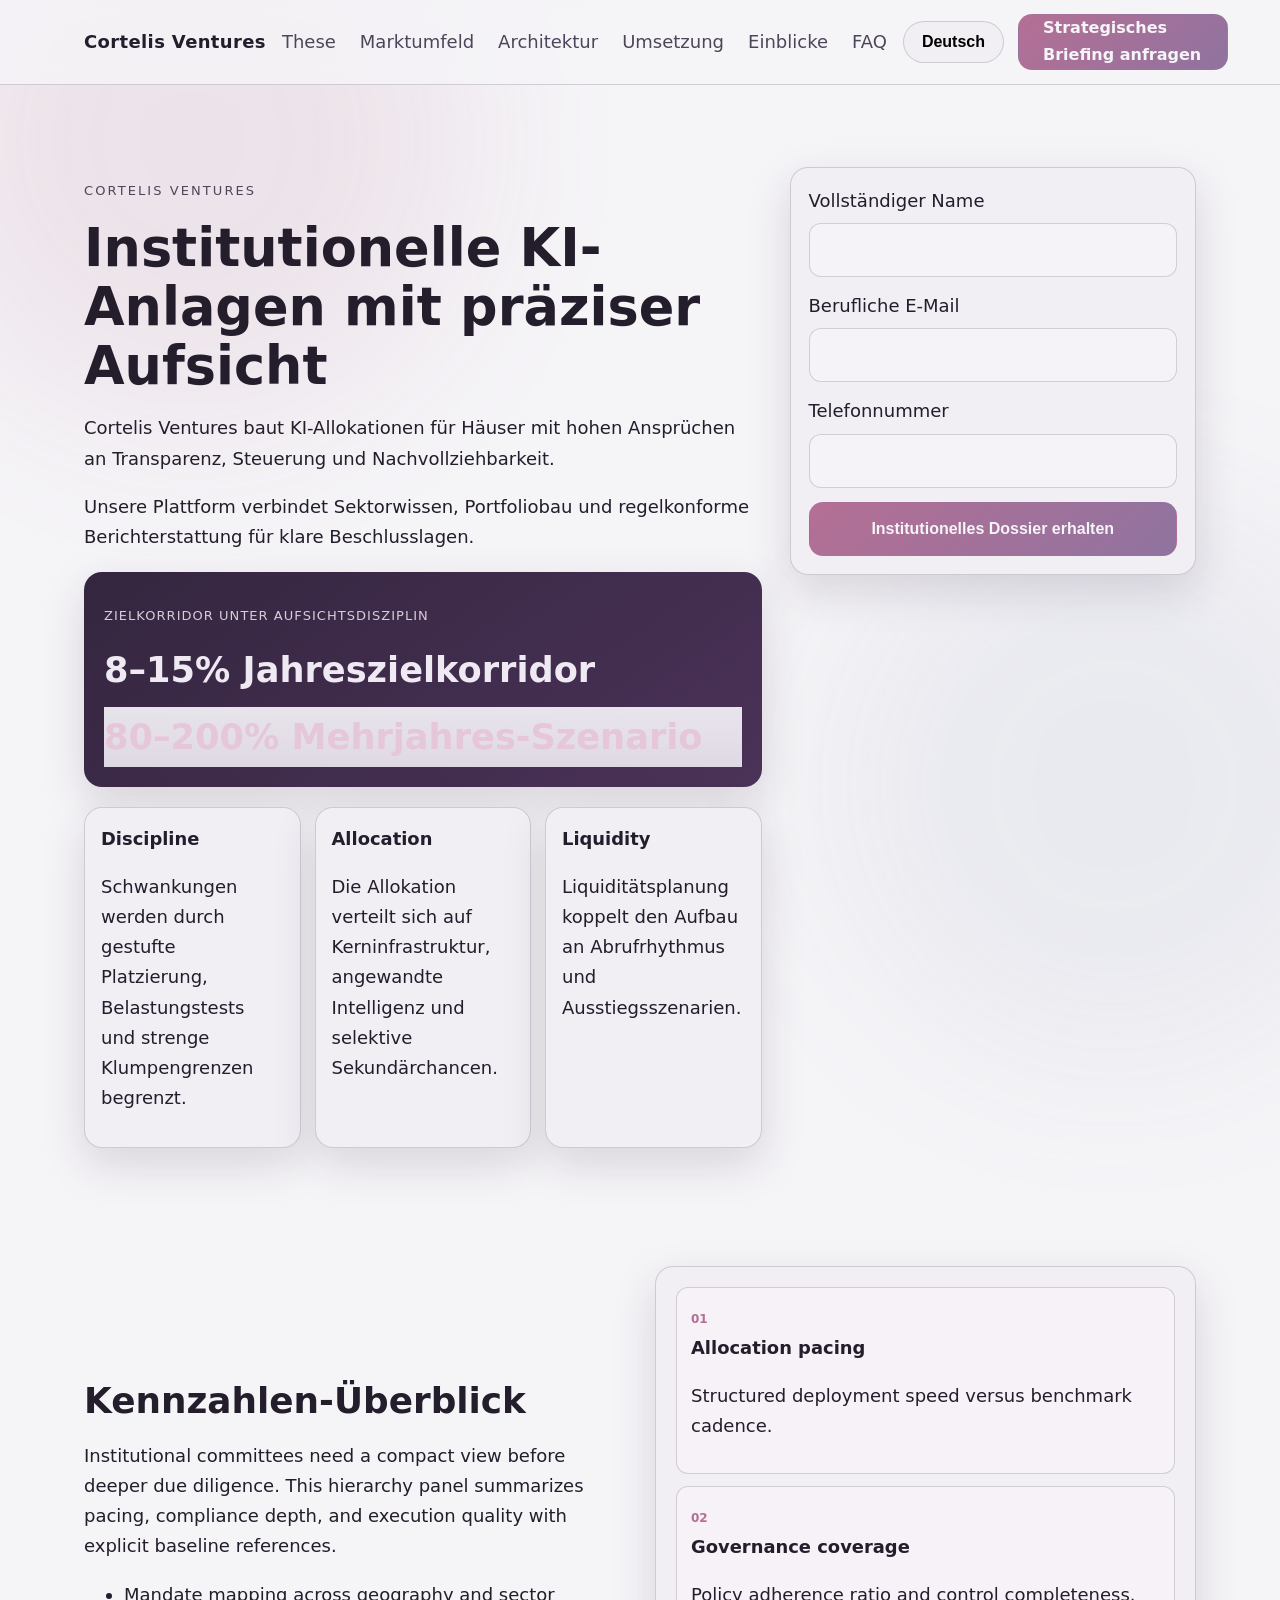
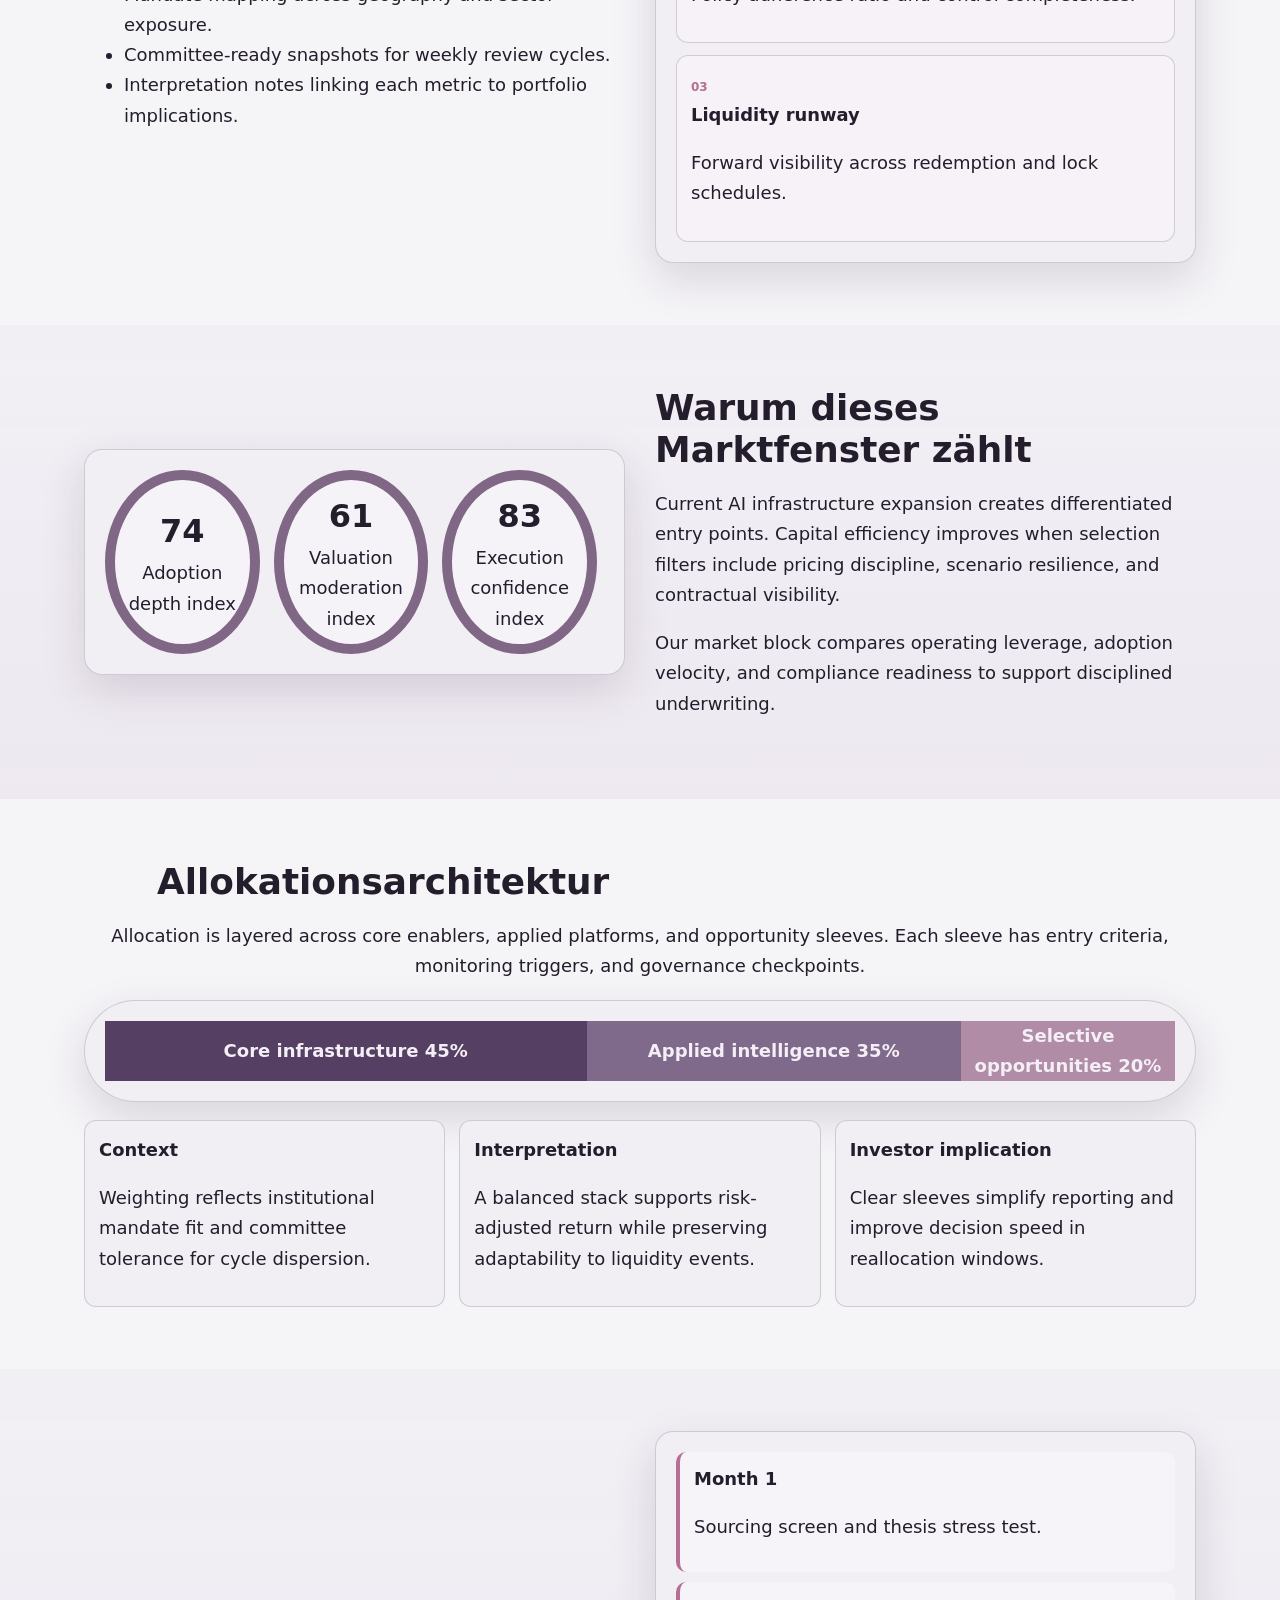
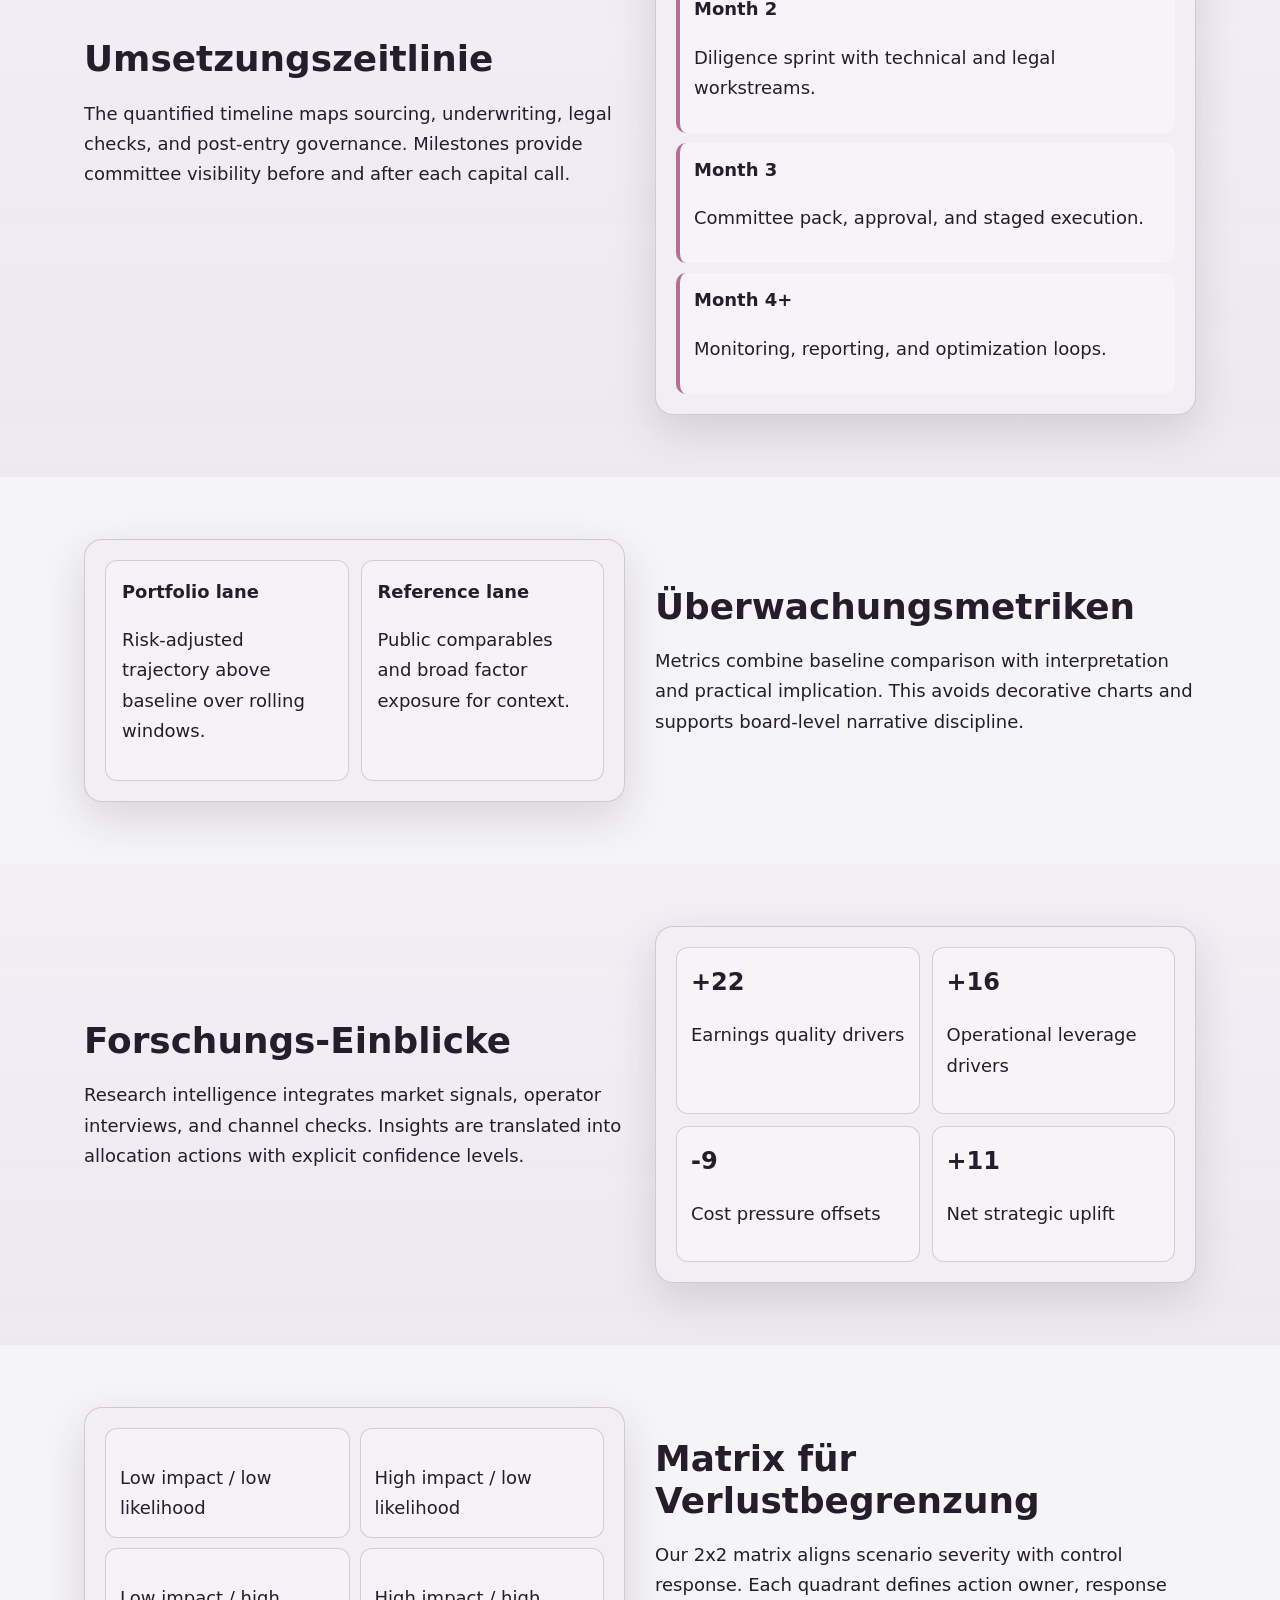
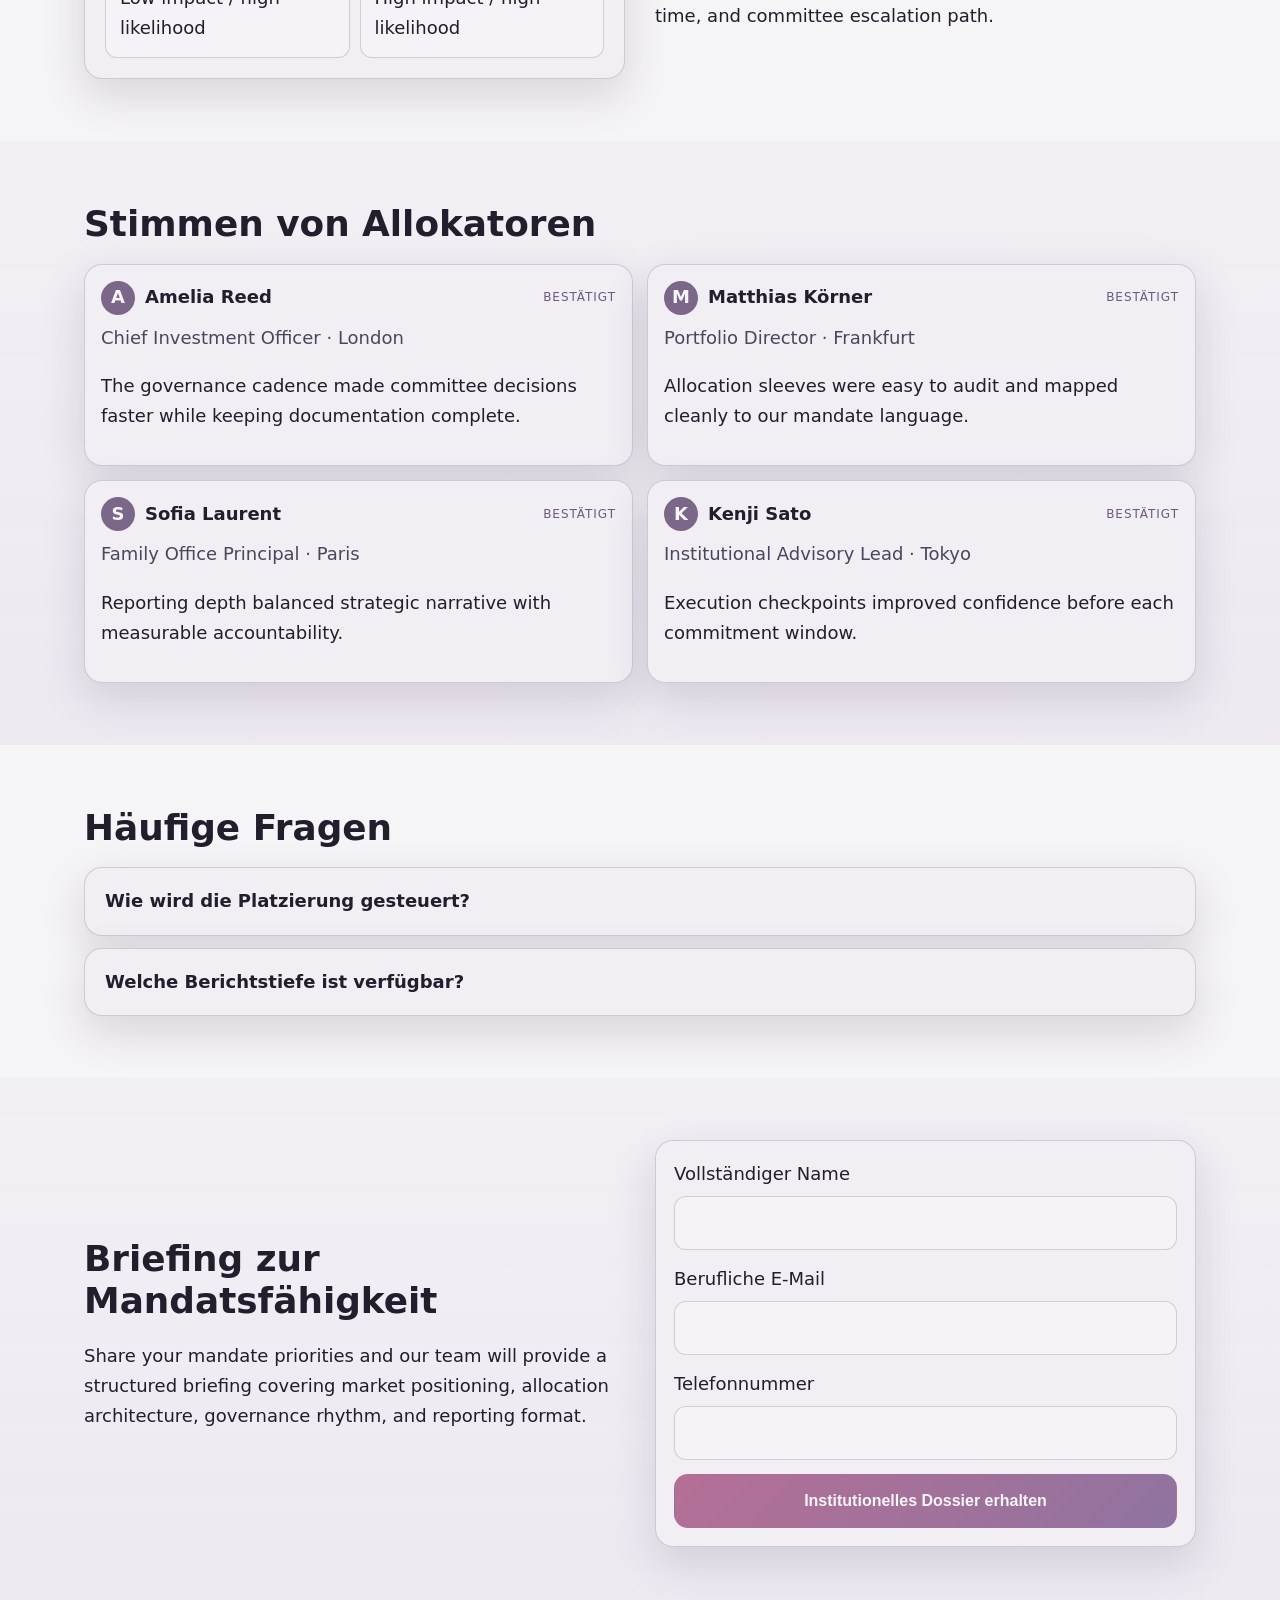
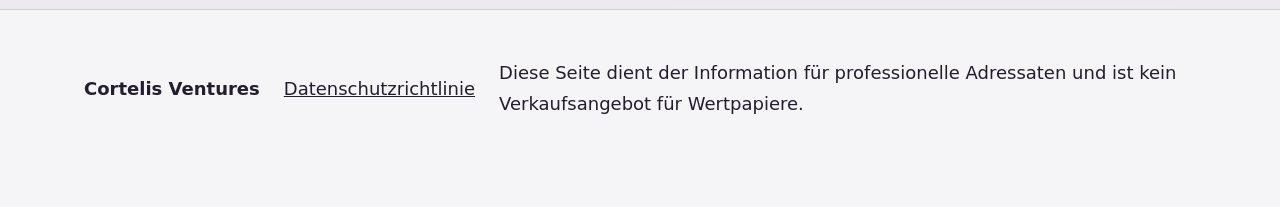
<file: de/index.html>
<!doctype html><html lang="de"><head><meta charset="utf-8"><meta name="viewport" content="width=device-width,initial-scale=1"><title>Cortelis Ventures | Institutionelle KI-Anlagen mit Aufsichtstiefe</title><meta name="description" content="Cortelis Ventures bietet institutionelle KI-Anlagen mit strukturierter Allokation, Aufsicht und transparenter Berichtslogik."><link rel="canonical" href="https://cortelisventures.com/de/index.html"><link rel="alternate" hreflang="en" href="https://cortelisventures.com/index.html">
<link rel="alternate" hreflang="de" href="https://cortelisventures.com/de/index.html">
<link rel="alternate" hreflang="fr" href="https://cortelisventures.com/fr/index.html">
<link rel="alternate" hreflang="es" href="https://cortelisventures.com/es/index.html">
<link rel="alternate" hreflang="it" href="https://cortelisventures.com/it/index.html">
<link rel="alternate" hreflang="tr" href="https://cortelisventures.com/tr/index.html">
<link rel="alternate" hreflang="pt" href="https://cortelisventures.com/pt/index.html">
<link rel="alternate" hreflang="ja" href="https://cortelisventures.com/jp/index.html">
<link rel="alternate" hreflang="sk" href="https://cortelisventures.com/sk/index.html">
<link rel="alternate" hreflang="nl-BE" href="https://cortelisventures.com/be/index.html">
<link rel="alternate" hreflang="x-default" href="https://cortelisventures.com/index.html"><meta property="og:title" content="Cortelis Ventures | Institutionelle KI-Anlagen mit Aufsichtstiefe"><meta property="og:description" content="Cortelis Ventures bietet institutionelle KI-Anlagen mit strukturierter Allokation, Aufsicht und transparenter Berichtslogik."><meta property="og:type" content="website"><meta property="og:url" content="https://cortelisventures.com/de/index.html"><meta name="twitter:card" content="summary_large_image"><meta name="twitter:title" content="Cortelis Ventures | Institutionelle KI-Anlagen mit Aufsichtstiefe"><meta name="twitter:description" content="Cortelis Ventures bietet institutionelle KI-Anlagen mit strukturierter Allokation, Aufsicht und transparenter Berichtslogik."><link rel="stylesheet" href="../assets/style.css"></head><body>
<div class="bg-glow glow-a"></div><div class="bg-glow glow-b"></div>
<header class="site-head"><div class="wrap head-flex"><a class="brand" href="../index.html">Cortelis Ventures</a><nav class="top-nav" aria-label="Primary"><a href="#s1">These</a><a href="#s2">Marktumfeld</a><a href="#s3">Architektur</a><a href="#s4">Umsetzung</a><a href="#s5">Einblicke</a><a href="#s6">FAQ</a></nav><div class="head-right"><div class="lang-drop"><button class="lang-pill" aria-expanded="false">Deutsch</button>
<div class="lang-menu" aria-label="Language selector menu">
  <a href="../index.html"><svg viewBox="0 0 60 36"><rect width="60" height="36" fill="#012169"/><path d="M0 0l60 36M60 0L0 36" stroke="#fff" stroke-width="8"/><path d="M0 0l60 36M60 0L0 36" stroke="#c8102e" stroke-width="4"/><rect x="24" width="12" height="36" fill="#fff"/><rect y="12" width="60" height="12" fill="#fff"/><rect x="26" width="8" height="36" fill="#c8102e"/><rect y="14" width="60" height="8" fill="#c8102e"/></svg>English</a>
  <a href="../de/index.html"><svg viewBox="0 0 60 36"><rect width="60" height="12" fill="#000"/><rect y="12" width="60" height="12" fill="#dd0000"/><rect y="24" width="60" height="12" fill="#ffce00"/></svg>Deutsch</a>
  <a href="../fr/index.html"><svg viewBox="0 0 60 36"><rect width="20" height="36" fill="#0055a4"/><rect x="20" width="20" height="36" fill="#f2f2f2"/><rect x="40" width="20" height="36" fill="#ef4135"/></svg>Français</a>
  <a href="../es/index.html"><svg viewBox="0 0 60 36"><rect width="60" height="9" fill="#aa151b"/><rect y="9" width="60" height="18" fill="#f1bf00"/><rect y="27" width="60" height="9" fill="#aa151b"/></svg>Español</a>
  <a href="../it/index.html"><svg viewBox="0 0 60 36"><rect width="20" height="36" fill="#009246"/><rect x="20" width="20" height="36" fill="#f2f2f2"/><rect x="40" width="20" height="36" fill="#ce2b37"/></svg>Italiano</a>
  <a href="../tr/index.html"><svg viewBox="0 0 60 36"><rect width="60" height="36" fill="#e30a17"/><circle cx="24" cy="18" r="8" fill="#fff"/><circle cx="27" cy="18" r="6" fill="#e30a17"/><path d="M34 18l5 2-3-4 4-1-4-1 3-4-5 2-5-2 3 4-4 1 4 1-3 4z" fill="#fff"/></svg>Türkçe</a>
  <a href="../pt/index.html"><svg viewBox="0 0 60 36"><rect width="24" height="36" fill="#006600"/><rect x="24" width="36" height="36" fill="#ff0000"/><circle cx="24" cy="18" r="7" fill="#ffcc00"/></svg>Português</a>
  <a href="../jp/index.html"><svg viewBox="0 0 60 36"><rect width="60" height="36" fill="#f6f6f4"/><circle cx="30" cy="18" r="9" fill="#bc002d"/></svg>日本語</a>
  <a href="../sk/index.html"><svg viewBox="0 0 60 36"><rect width="60" height="12" fill="#f2f2f2"/><rect y="12" width="60" height="12" fill="#0b4ea2"/><rect y="24" width="60" height="12" fill="#ee1c25"/></svg>Slovenčina</a>
  <a href="../be/index.html"><svg viewBox="0 0 60 36"><rect width="20" height="36" fill="#000"/><rect x="20" width="20" height="36" fill="#ffd90c"/><rect x="40" width="20" height="36" fill="#ef3340"/></svg>Belgium</a>
</div>
</div><a class="btn btn-main" href="#lead-a">Strategisches Briefing anfragen</a><button class="burger" aria-label="Menu" aria-expanded="false"><span></span><span></span><span></span></button></div></div>
<div class="drawer" aria-hidden="true"><div class="drawer-inner"><button class="drawer-close" aria-label="Close menu">×</button><nav class="drawer-nav"><a href="#s1">These</a><a href="#s2">Marktumfeld</a><a href="#s3">Architektur</a><a href="#s4">Umsetzung</a><a href="#s5">Einblicke</a><a href="#s6">FAQ</a></nav><div class="drawer-lang"><a href="../index.html">English</a><a href="../de/index.html">Deutsch</a><a href="../fr/index.html">Français</a><a href="../es/index.html">Español</a><a href="../it/index.html">Italiano</a><a href="../tr/index.html">Türkçe</a><a href="../pt/index.html">Português</a><a href="../jp/index.html">日本語</a><a href="../sk/index.html">Slovenčina</a><a href="../be/index.html">Belgium</a></div><a class="btn btn-main" href="#lead-b">Strategisches Briefing anfragen</a></div></div></header>
<main>
<section class="hero"><div class="wrap hero-grid"><div><p class="eyebrow">Cortelis Ventures</p><h1>Institutionelle KI-Anlagen mit präziser Aufsicht</h1><p>Cortelis Ventures baut KI-Allokationen für Häuser mit hohen Ansprüchen an Transparenz, Steuerung und Nachvollziehbarkeit.</p><p>Unsere Plattform verbindet Sektorwissen, Portfoliobau und regelkonforme Berichterstattung für klare Beschlusslagen.</p><div class="ret-card"><p class="micro">Zielkorridor unter Aufsichtsdisziplin</p><div class="ret-num">8–15% Jahreszielkorridor</div><div class="ret-num alt">80–200% Mehrjahres-Szenario</div></div><div class="tri-grid"><article><h3>Discipline</h3><p>Schwankungen werden durch gestufte Platzierung, Belastungstests und strenge Klumpengrenzen begrenzt.</p></article><article><h3>Allocation</h3><p>Die Allokation verteilt sich auf Kerninfrastruktur, angewandte Intelligenz und selektive Sekundärchancen.</p></article><article><h3>Liquidity</h3><p>Liquiditätsplanung koppelt den Aufbau an Abrufrhythmus und Ausstiegsszenarien.</p></article></div></div>
<form id="lead-a" class="lead-form"><label>Vollständiger Name<input type="text" required></label><label>Berufliche E-Mail<input type="email" required></label><label>Telefonnummer<input type="tel" required></label><button class="btn btn-main" type="submit">Institutionelles Dossier erhalten</button></form></div></section>
<section class="kpi" id="s1"><div class="wrap split"><div><h2>Kennzahlen-Überblick</h2><p>Institutional committees need a compact view before deeper due diligence. This hierarchy panel summarizes pacing, compliance depth, and execution quality with explicit baseline references.</p><ul><li>Mandate mapping across geography and sector exposure.</li><li>Committee-ready snapshots for weekly review cycles.</li><li>Interpretation notes linking each metric to portfolio implications.</li></ul></div><div class="visual kpi-panel"><div><span>01</span><h3>Allocation pacing</h3><p>Structured deployment speed versus benchmark cadence.</p></div><div><span>02</span><h3>Governance coverage</h3><p>Policy adherence ratio and control completeness.</p></div><div><span>03</span><h3>Liquidity runway</h3><p>Forward visibility across redemption and lock schedules.</p></div></div></div></section>
<section class="market alt" id="s2"><div class="wrap split rev"><div><h2>Warum dieses Marktfenster zählt</h2><p>Current AI infrastructure expansion creates differentiated entry points. Capital efficiency improves when selection filters include pricing discipline, scenario resilience, and contractual visibility.</p><p>Our market block compares operating leverage, adoption velocity, and compliance readiness to support disciplined underwriting.</p></div><div class="visual rings"><div class="ring"><strong>74</strong><span>Adoption depth index</span></div><div class="ring"><strong>61</strong><span>Valuation moderation index</span></div><div class="ring"><strong>83</strong><span>Execution confidence index</span></div></div></div></section>
<section class="arch" id="s3"><div class="wrap center"><h2>Allokationsarchitektur</h2><p>Allocation is layered across core enablers, applied platforms, and opportunity sleeves. Each sleeve has entry criteria, monitoring triggers, and governance checkpoints.</p><div class="visual stack"><div class="seg a">Core infrastructure 45%</div><div class="seg b">Applied intelligence 35%</div><div class="seg c">Selective opportunities 20%</div></div><div class="notes-grid"><article><h3>Context</h3><p>Weighting reflects institutional mandate fit and committee tolerance for cycle dispersion.</p></article><article><h3>Interpretation</h3><p>A balanced stack supports risk-adjusted return while preserving adaptability to liquidity events.</p></article><article><h3>Investor implication</h3><p>Clear sleeves simplify reporting and improve decision speed in reallocation windows.</p></article></div></div></section>
<section class="time alt" id="s4"><div class="wrap split"><div><h2>Umsetzungszeitlinie</h2><p>The quantified timeline maps sourcing, underwriting, legal checks, and post-entry governance. Milestones provide committee visibility before and after each capital call.</p></div><div class="visual timeline"><div><b>Month 1</b><p>Sourcing screen and thesis stress test.</p></div><div><b>Month 2</b><p>Diligence sprint with technical and legal workstreams.</p></div><div><b>Month 3</b><p>Committee pack, approval, and staged execution.</p></div><div><b>Month 4+</b><p>Monitoring, reporting, and optimization loops.</p></div></div></div></section>
<section class="metrics" id="s5"><div class="wrap split rev"><div><h2>Überwachungsmetriken</h2><p>Metrics combine baseline comparison with interpretation and practical implication. This avoids decorative charts and supports board-level narrative discipline.</p></div><div class="visual dual"><div class="col"><h3>Portfolio lane</h3><p>Risk-adjusted trajectory above baseline over rolling windows.</p></div><div class="col"><h3>Reference lane</h3><p>Public comparables and broad factor exposure for context.</p></div></div></div></section>
<section class="insight alt" id="s6"><div class="wrap split"><div><h2>Forschungs-Einblicke</h2><p>Research intelligence integrates market signals, operator interviews, and channel checks. Insights are translated into allocation actions with explicit confidence levels.</p></div><div class="visual waterfall"><div><span>+22</span><p>Earnings quality drivers</p></div><div><span>+16</span><p>Operational leverage drivers</p></div><div><span>-9</span><p>Cost pressure offsets</p></div><div><span>+11</span><p>Net strategic uplift</p></div></div></div></section>
<section class="matrix" id="s7"><div class="wrap split rev"><div><h2>Matrix für Verlustbegrenzung</h2><p>Our 2x2 matrix aligns scenario severity with control response. Each quadrant defines action owner, response time, and committee escalation path.</p></div><div class="visual grid2x2"><div>Low impact / low likelihood</div><div>High impact / low likelihood</div><div>Low impact / high likelihood</div><div>High impact / high likelihood</div></div></div></section>
<section class="reviews alt" id="s8"><div class="wrap"><h2>Stimmen von Allokatoren</h2><div class="rev-grid"><article><div class="id-row"><span class="avatar">A</span><strong>Amelia Reed</strong><em>BESTÄTIGT</em></div><p class="role">Chief Investment Officer · London</p><p>The governance cadence made committee decisions faster while keeping documentation complete.</p></article><article><div class="id-row"><span class="avatar">M</span><strong>Matthias Körner</strong><em>BESTÄTIGT</em></div><p class="role">Portfolio Director · Frankfurt</p><p>Allocation sleeves were easy to audit and mapped cleanly to our mandate language.</p></article><article><div class="id-row"><span class="avatar">S</span><strong>Sofia Laurent</strong><em>BESTÄTIGT</em></div><p class="role">Family Office Principal · Paris</p><p>Reporting depth balanced strategic narrative with measurable accountability.</p></article><article><div class="id-row"><span class="avatar">K</span><strong>Kenji Sato</strong><em>BESTÄTIGT</em></div><p class="role">Institutional Advisory Lead · Tokyo</p><p>Execution checkpoints improved confidence before each commitment window.</p></article></div></div></section>
<section class="faq" id="s9"><div class="wrap"><h2>Häufige Fragen</h2><div class="faq-list"><details class="faq-item"><summary>Wie wird die Platzierung gesteuert?</summary><p>Über Ausschuss-Gates, Szenario-Prüfungen und Mandatskontrollen.</p></details><details class="faq-item"><summary>Welche Berichtstiefe ist verfügbar?</summary><p>Monatliche Übersichten und vertiefte Quartalsmemos mit Attributionsdetails.</p></details></div></div></section>
<section class="final alt" id="s10"><div class="wrap split"><div><h2>Briefing zur Mandatsfähigkeit</h2><p>Share your mandate priorities and our team will provide a structured briefing covering market positioning, allocation architecture, governance rhythm, and reporting format.</p></div>
<form id="lead-b" class="lead-form"><label>Vollständiger Name<input type="text" required></label><label>Berufliche E-Mail<input type="email" required></label><label>Telefonnummer<input type="tel" required></label><button class="btn btn-main" type="submit">Institutionelles Dossier erhalten</button></form></div></section>
</main>
<footer><div class="wrap foot"><p><strong>Cortelis Ventures</strong></p><a href="#" class="privacy-open">Datenschutzrichtlinie</a><p>Diese Seite dient der Information für professionelle Adressaten und ist kein Verkaufsangebot für Wertpapiere.</p></div></footer>
<div class="modal" aria-hidden="true"><div class="modal-card" role="dialog" aria-modal="true"><button class="modal-x" aria-label="Schließen"></button><h2>Datenschutzrichtlinie</h2><div class="modal-scroll"><h3>Introduction</h3><p>Cortelis Ventures documents information handling standards for institutional communications, legal obligations, and transparent service quality.</p><h3>Data collection</h3><p>We collect identity, contact, technical interaction, and mandate profile details to deliver briefing materials and secure communications.</p><h3>Legal basis</h3><p>Processing is grounded in legitimate interest, contractual preparation, regulatory obligations, and explicit consent where required.</p><h3>Cookies</h3><p>Cookies are used for secure session continuity, analytics aggregation, and interface performance optimization.</p><h3>Retention</h3><p>Records are retained according to regulatory expectations, audit windows, and internal governance calendars.</p><h3>Third-party sharing</h3><p>Limited service providers may process data under contractual safeguards and confidentiality duties.</p><h3>Security</h3><p>Administrative, technical, and organizational controls protect against unauthorized access, alteration, or loss.</p><h3>User rights</h3><p>Users may request access, correction, portability, objection, and deletion where applicable by law.</p><h3>International transfers</h3><p>Cross-border transfer mechanisms rely on lawful safeguards and documented oversight procedures.</p><h3>Industry disclosure</h3><p>Market participation includes uncertainty, valuation dispersion, liquidity variation, and execution complexity.</p><h3>Contact</h3><p>For policy inquiries contact: governance@cortelisventures.com</p></div><div class="modal-foot"><button class="btn btn-ghost modal-close">Schließen</button></div></div></div>
<script type="application/ld+json">{"@context":"https://schema.org","@graph":[{"@type":"Organization","name":"Cortelis Ventures","url":"https://cortelisventures.com"},{"@type":"WebSite","name":"Cortelis Ventures","url":"https://cortelisventures.com/de/index.html"},{"@type":"FAQPage","mainEntity":[{"@type":"Question","name":"Wie ist die Aufsicht organisiert?","acceptedAnswer":{"@type":"Answer","text":"Structured committee cadence with documented controls."}}]},{"@type":"Review","author":{"@type":"Person","name":"Amelia Reed"},"reviewBody":"Governance and reporting quality supported our committee process.","itemReviewed":{"@type":"Organization","name":"Cortelis Ventures"}}]}</script>
<script defer src="../assets/app.js"></script></body></html>
</file>
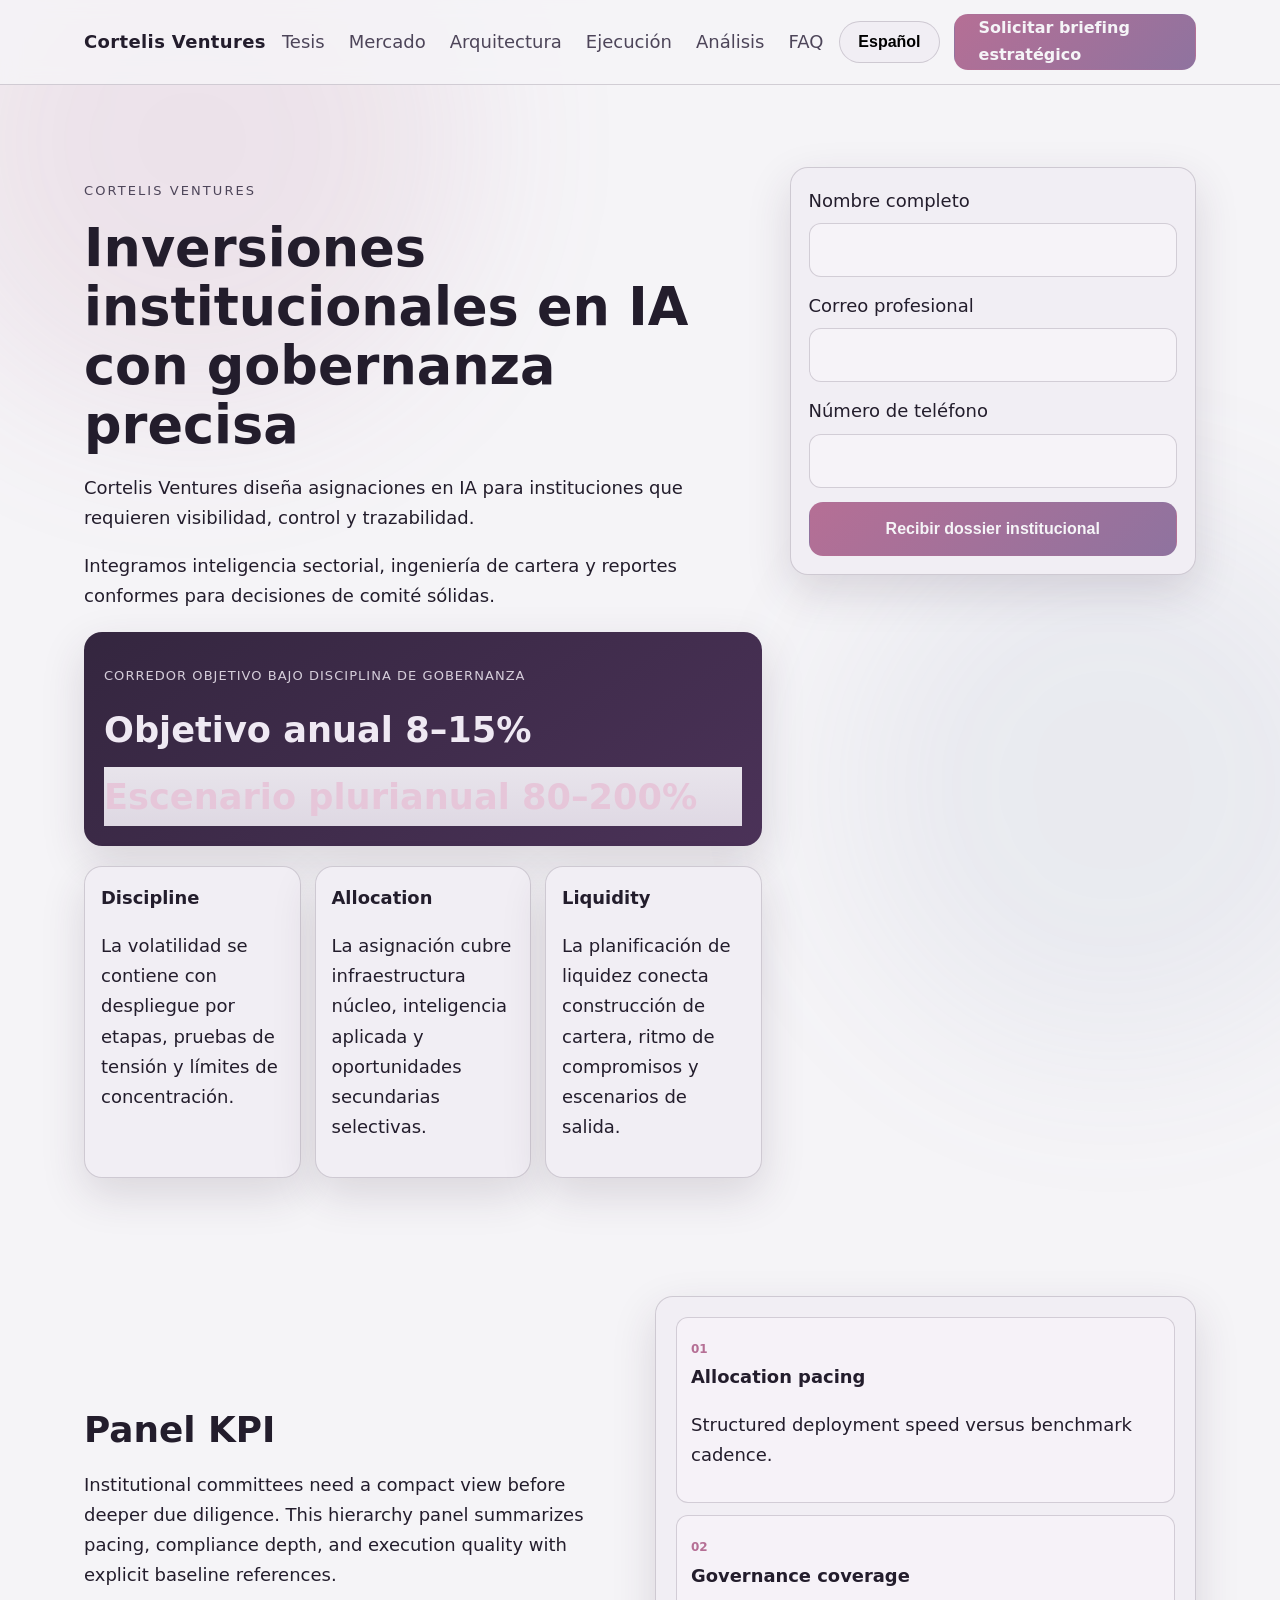
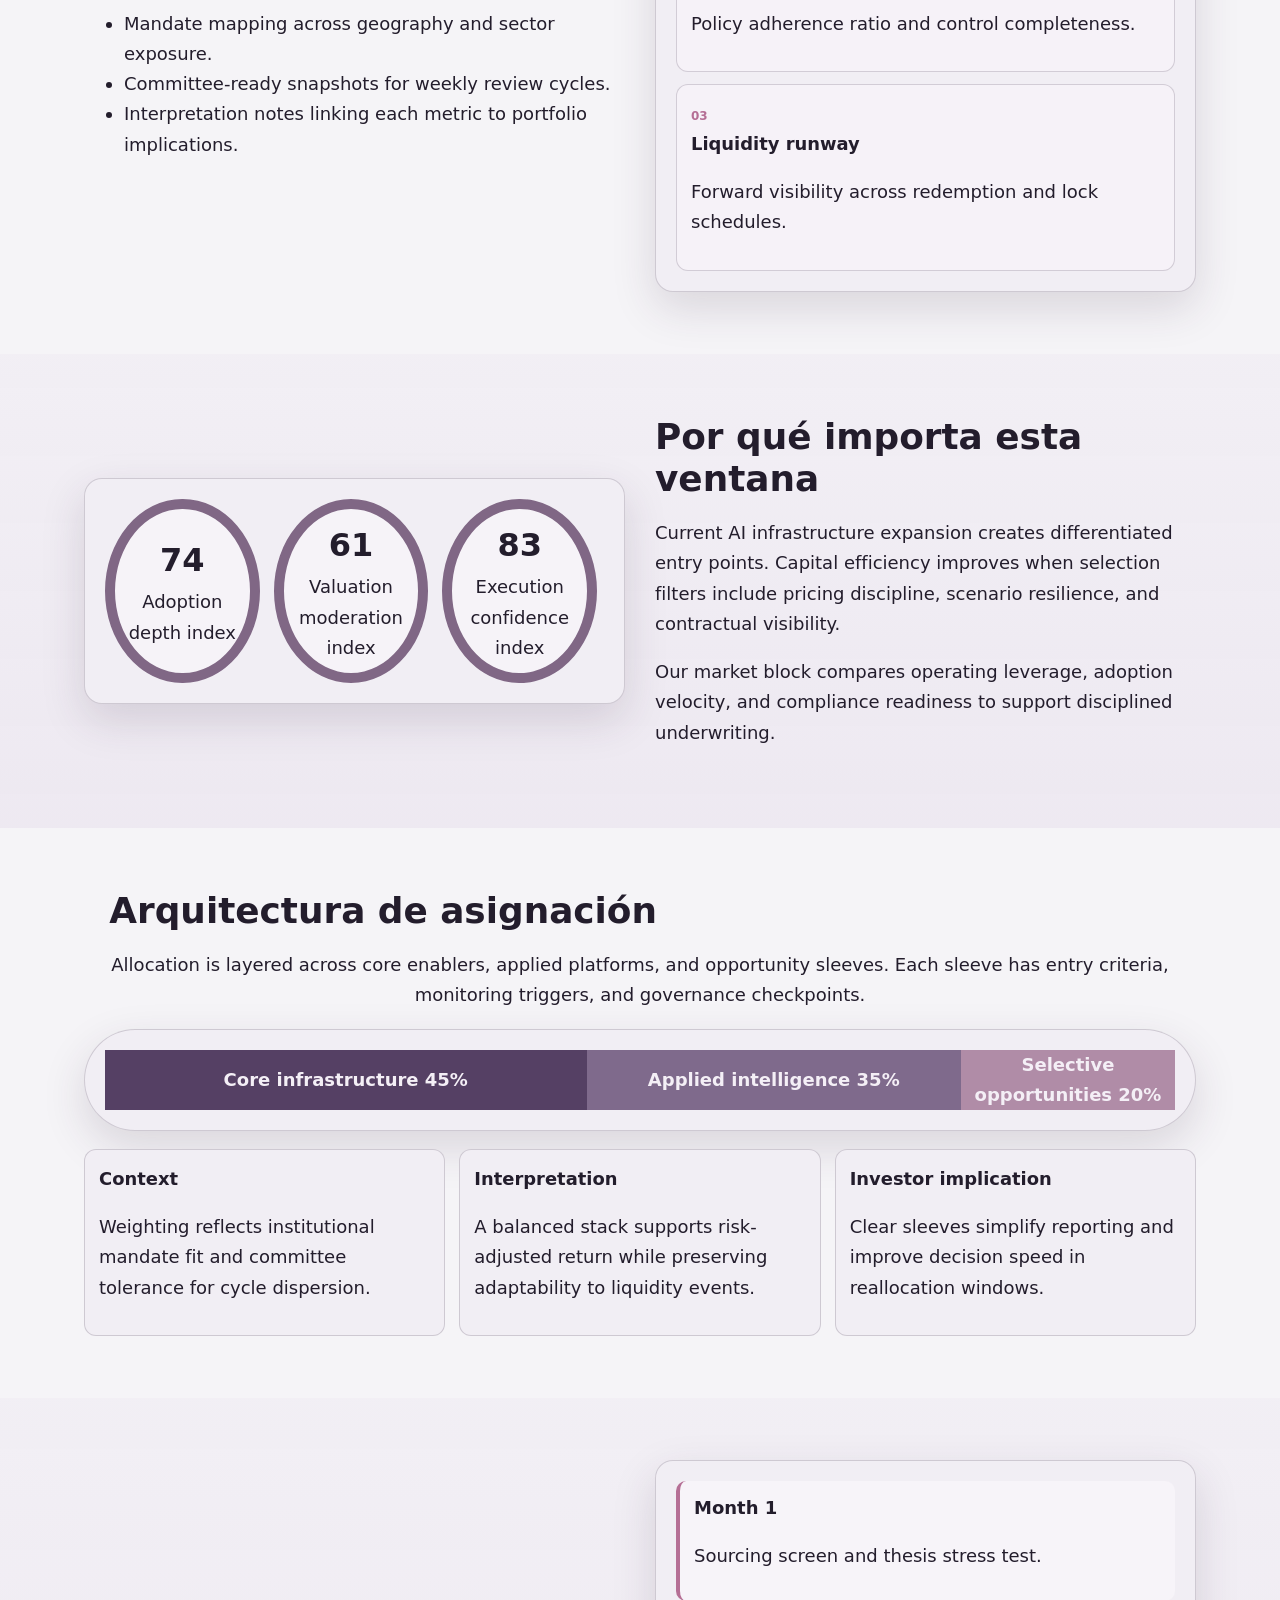
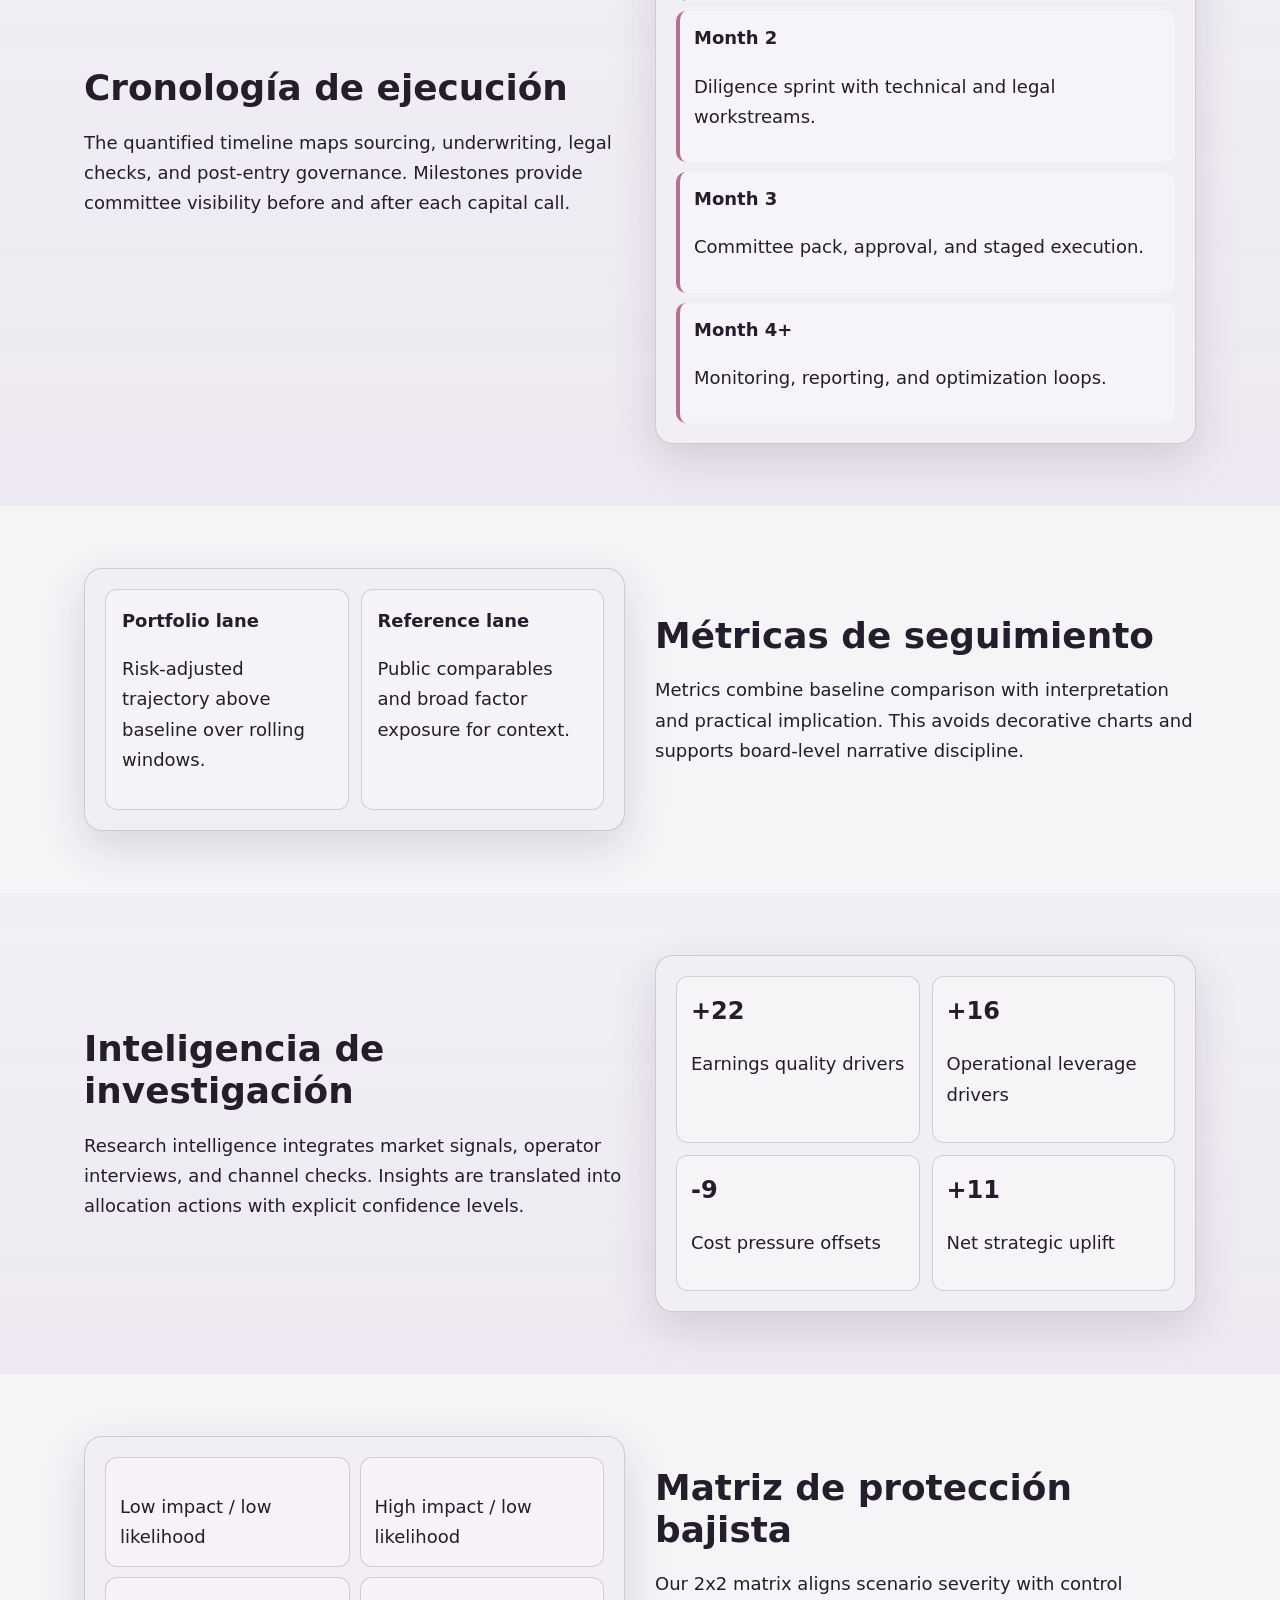
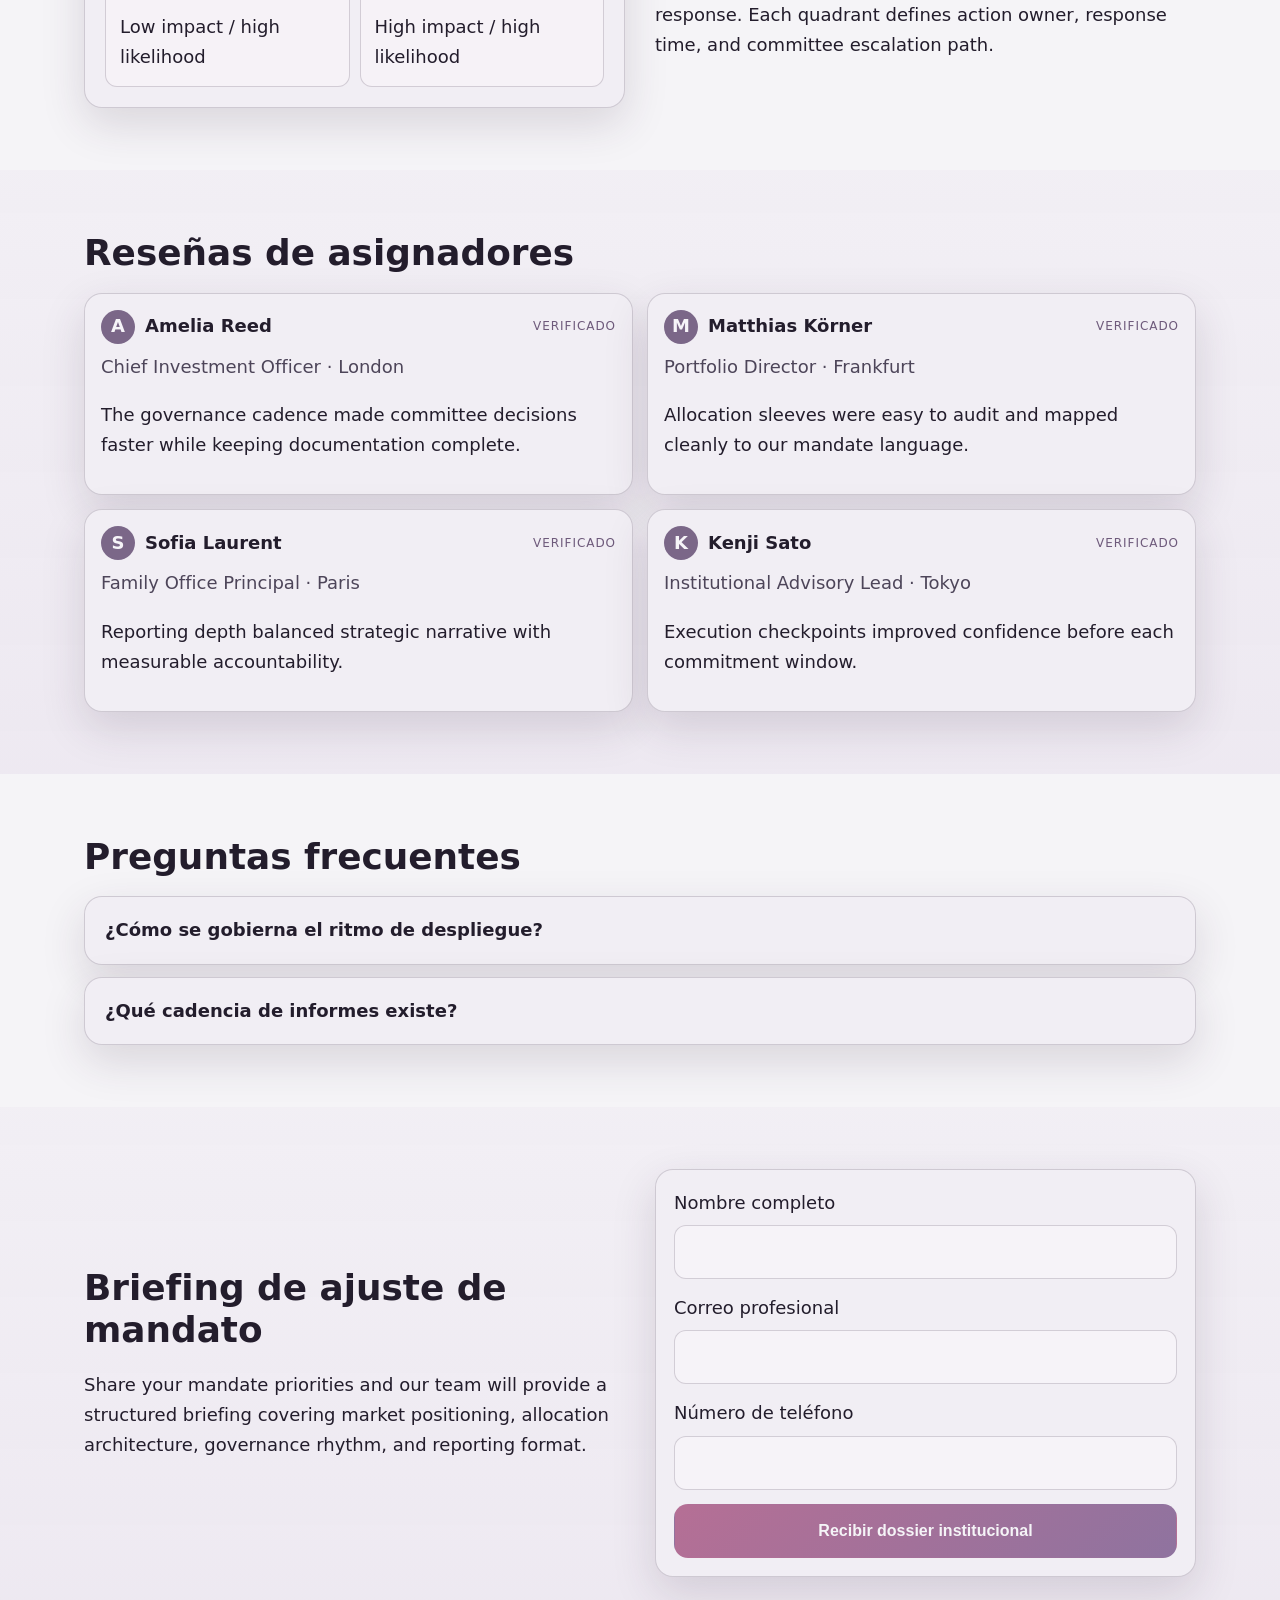
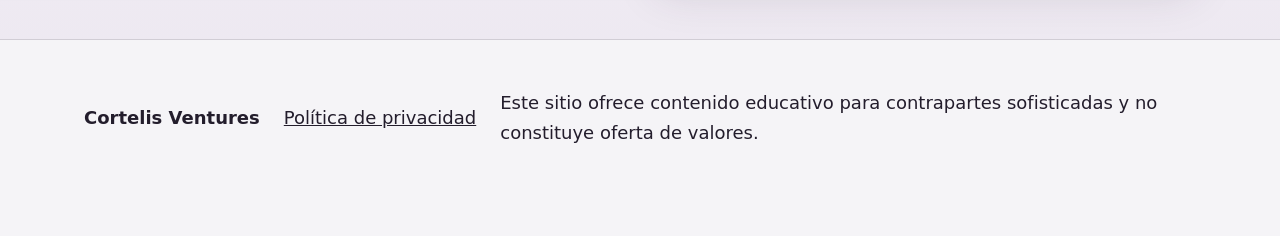
<file: es/index.html>
<!doctype html><html lang="es"><head><meta charset="utf-8"><meta name="viewport" content="width=device-width,initial-scale=1"><title>Cortelis Ventures | Plataforma institucional de inversiones en IA</title><meta name="description" content="Cortelis Ventures ofrece inversiones en IA para instituciones con asignación disciplinada, control y reportes transparentes."><link rel="canonical" href="https://cortelisventures.com/es/index.html"><link rel="alternate" hreflang="en" href="https://cortelisventures.com/index.html">
<link rel="alternate" hreflang="de" href="https://cortelisventures.com/de/index.html">
<link rel="alternate" hreflang="fr" href="https://cortelisventures.com/fr/index.html">
<link rel="alternate" hreflang="es" href="https://cortelisventures.com/es/index.html">
<link rel="alternate" hreflang="it" href="https://cortelisventures.com/it/index.html">
<link rel="alternate" hreflang="tr" href="https://cortelisventures.com/tr/index.html">
<link rel="alternate" hreflang="pt" href="https://cortelisventures.com/pt/index.html">
<link rel="alternate" hreflang="ja" href="https://cortelisventures.com/jp/index.html">
<link rel="alternate" hreflang="sk" href="https://cortelisventures.com/sk/index.html">
<link rel="alternate" hreflang="nl-BE" href="https://cortelisventures.com/be/index.html">
<link rel="alternate" hreflang="x-default" href="https://cortelisventures.com/index.html"><meta property="og:title" content="Cortelis Ventures | Plataforma institucional de inversiones en IA"><meta property="og:description" content="Cortelis Ventures ofrece inversiones en IA para instituciones con asignación disciplinada, control y reportes transparentes."><meta property="og:type" content="website"><meta property="og:url" content="https://cortelisventures.com/es/index.html"><meta name="twitter:card" content="summary_large_image"><meta name="twitter:title" content="Cortelis Ventures | Plataforma institucional de inversiones en IA"><meta name="twitter:description" content="Cortelis Ventures ofrece inversiones en IA para instituciones con asignación disciplinada, control y reportes transparentes."><link rel="stylesheet" href="../assets/style.css"></head><body>
<div class="bg-glow glow-a"></div><div class="bg-glow glow-b"></div>
<header class="site-head"><div class="wrap head-flex"><a class="brand" href="../index.html">Cortelis Ventures</a><nav class="top-nav" aria-label="Primary"><a href="#s1">Tesis</a><a href="#s2">Mercado</a><a href="#s3">Arquitectura</a><a href="#s4">Ejecución</a><a href="#s5">Análisis</a><a href="#s6">FAQ</a></nav><div class="head-right"><div class="lang-drop"><button class="lang-pill" aria-expanded="false">Español</button>
<div class="lang-menu" aria-label="Language selector menu">
  <a href="../index.html"><svg viewBox="0 0 60 36"><rect width="60" height="36" fill="#012169"/><path d="M0 0l60 36M60 0L0 36" stroke="#fff" stroke-width="8"/><path d="M0 0l60 36M60 0L0 36" stroke="#c8102e" stroke-width="4"/><rect x="24" width="12" height="36" fill="#fff"/><rect y="12" width="60" height="12" fill="#fff"/><rect x="26" width="8" height="36" fill="#c8102e"/><rect y="14" width="60" height="8" fill="#c8102e"/></svg>English</a>
  <a href="../de/index.html"><svg viewBox="0 0 60 36"><rect width="60" height="12" fill="#000"/><rect y="12" width="60" height="12" fill="#dd0000"/><rect y="24" width="60" height="12" fill="#ffce00"/></svg>Deutsch</a>
  <a href="../fr/index.html"><svg viewBox="0 0 60 36"><rect width="20" height="36" fill="#0055a4"/><rect x="20" width="20" height="36" fill="#f2f2f2"/><rect x="40" width="20" height="36" fill="#ef4135"/></svg>Français</a>
  <a href="../es/index.html"><svg viewBox="0 0 60 36"><rect width="60" height="9" fill="#aa151b"/><rect y="9" width="60" height="18" fill="#f1bf00"/><rect y="27" width="60" height="9" fill="#aa151b"/></svg>Español</a>
  <a href="../it/index.html"><svg viewBox="0 0 60 36"><rect width="20" height="36" fill="#009246"/><rect x="20" width="20" height="36" fill="#f2f2f2"/><rect x="40" width="20" height="36" fill="#ce2b37"/></svg>Italiano</a>
  <a href="../tr/index.html"><svg viewBox="0 0 60 36"><rect width="60" height="36" fill="#e30a17"/><circle cx="24" cy="18" r="8" fill="#fff"/><circle cx="27" cy="18" r="6" fill="#e30a17"/><path d="M34 18l5 2-3-4 4-1-4-1 3-4-5 2-5-2 3 4-4 1 4 1-3 4z" fill="#fff"/></svg>Türkçe</a>
  <a href="../pt/index.html"><svg viewBox="0 0 60 36"><rect width="24" height="36" fill="#006600"/><rect x="24" width="36" height="36" fill="#ff0000"/><circle cx="24" cy="18" r="7" fill="#ffcc00"/></svg>Português</a>
  <a href="../jp/index.html"><svg viewBox="0 0 60 36"><rect width="60" height="36" fill="#f6f6f4"/><circle cx="30" cy="18" r="9" fill="#bc002d"/></svg>日本語</a>
  <a href="../sk/index.html"><svg viewBox="0 0 60 36"><rect width="60" height="12" fill="#f2f2f2"/><rect y="12" width="60" height="12" fill="#0b4ea2"/><rect y="24" width="60" height="12" fill="#ee1c25"/></svg>Slovenčina</a>
  <a href="../be/index.html"><svg viewBox="0 0 60 36"><rect width="20" height="36" fill="#000"/><rect x="20" width="20" height="36" fill="#ffd90c"/><rect x="40" width="20" height="36" fill="#ef3340"/></svg>Belgium</a>
</div>
</div><a class="btn btn-main" href="#lead-a">Solicitar briefing estratégico</a><button class="burger" aria-label="Menu" aria-expanded="false"><span></span><span></span><span></span></button></div></div>
<div class="drawer" aria-hidden="true"><div class="drawer-inner"><button class="drawer-close" aria-label="Close menu">×</button><nav class="drawer-nav"><a href="#s1">Tesis</a><a href="#s2">Mercado</a><a href="#s3">Arquitectura</a><a href="#s4">Ejecución</a><a href="#s5">Análisis</a><a href="#s6">FAQ</a></nav><div class="drawer-lang"><a href="../index.html">English</a><a href="../de/index.html">Deutsch</a><a href="../fr/index.html">Français</a><a href="../es/index.html">Español</a><a href="../it/index.html">Italiano</a><a href="../tr/index.html">Türkçe</a><a href="../pt/index.html">Português</a><a href="../jp/index.html">日本語</a><a href="../sk/index.html">Slovenčina</a><a href="../be/index.html">Belgium</a></div><a class="btn btn-main" href="#lead-b">Solicitar briefing estratégico</a></div></div></header>
<main>
<section class="hero"><div class="wrap hero-grid"><div><p class="eyebrow">Cortelis Ventures</p><h1>Inversiones institucionales en IA con gobernanza precisa</h1><p>Cortelis Ventures diseña asignaciones en IA para instituciones que requieren visibilidad, control y trazabilidad.</p><p>Integramos inteligencia sectorial, ingeniería de cartera y reportes conformes para decisiones de comité sólidas.</p><div class="ret-card"><p class="micro">Corredor objetivo bajo disciplina de gobernanza</p><div class="ret-num">Objetivo anual 8–15%</div><div class="ret-num alt">Escenario plurianual 80–200%</div></div><div class="tri-grid"><article><h3>Discipline</h3><p>La volatilidad se contiene con despliegue por etapas, pruebas de tensión y límites de concentración.</p></article><article><h3>Allocation</h3><p>La asignación cubre infraestructura núcleo, inteligencia aplicada y oportunidades secundarias selectivas.</p></article><article><h3>Liquidity</h3><p>La planificación de liquidez conecta construcción de cartera, ritmo de compromisos y escenarios de salida.</p></article></div></div>
<form id="lead-a" class="lead-form"><label>Nombre completo<input type="text" required></label><label>Correo profesional<input type="email" required></label><label>Número de teléfono<input type="tel" required></label><button class="btn btn-main" type="submit">Recibir dossier institucional</button></form></div></section>
<section class="kpi" id="s1"><div class="wrap split"><div><h2>Panel KPI</h2><p>Institutional committees need a compact view before deeper due diligence. This hierarchy panel summarizes pacing, compliance depth, and execution quality with explicit baseline references.</p><ul><li>Mandate mapping across geography and sector exposure.</li><li>Committee-ready snapshots for weekly review cycles.</li><li>Interpretation notes linking each metric to portfolio implications.</li></ul></div><div class="visual kpi-panel"><div><span>01</span><h3>Allocation pacing</h3><p>Structured deployment speed versus benchmark cadence.</p></div><div><span>02</span><h3>Governance coverage</h3><p>Policy adherence ratio and control completeness.</p></div><div><span>03</span><h3>Liquidity runway</h3><p>Forward visibility across redemption and lock schedules.</p></div></div></div></section>
<section class="market alt" id="s2"><div class="wrap split rev"><div><h2>Por qué importa esta ventana</h2><p>Current AI infrastructure expansion creates differentiated entry points. Capital efficiency improves when selection filters include pricing discipline, scenario resilience, and contractual visibility.</p><p>Our market block compares operating leverage, adoption velocity, and compliance readiness to support disciplined underwriting.</p></div><div class="visual rings"><div class="ring"><strong>74</strong><span>Adoption depth index</span></div><div class="ring"><strong>61</strong><span>Valuation moderation index</span></div><div class="ring"><strong>83</strong><span>Execution confidence index</span></div></div></div></section>
<section class="arch" id="s3"><div class="wrap center"><h2>Arquitectura de asignación</h2><p>Allocation is layered across core enablers, applied platforms, and opportunity sleeves. Each sleeve has entry criteria, monitoring triggers, and governance checkpoints.</p><div class="visual stack"><div class="seg a">Core infrastructure 45%</div><div class="seg b">Applied intelligence 35%</div><div class="seg c">Selective opportunities 20%</div></div><div class="notes-grid"><article><h3>Context</h3><p>Weighting reflects institutional mandate fit and committee tolerance for cycle dispersion.</p></article><article><h3>Interpretation</h3><p>A balanced stack supports risk-adjusted return while preserving adaptability to liquidity events.</p></article><article><h3>Investor implication</h3><p>Clear sleeves simplify reporting and improve decision speed in reallocation windows.</p></article></div></div></section>
<section class="time alt" id="s4"><div class="wrap split"><div><h2>Cronología de ejecución</h2><p>The quantified timeline maps sourcing, underwriting, legal checks, and post-entry governance. Milestones provide committee visibility before and after each capital call.</p></div><div class="visual timeline"><div><b>Month 1</b><p>Sourcing screen and thesis stress test.</p></div><div><b>Month 2</b><p>Diligence sprint with technical and legal workstreams.</p></div><div><b>Month 3</b><p>Committee pack, approval, and staged execution.</p></div><div><b>Month 4+</b><p>Monitoring, reporting, and optimization loops.</p></div></div></div></section>
<section class="metrics" id="s5"><div class="wrap split rev"><div><h2>Métricas de seguimiento</h2><p>Metrics combine baseline comparison with interpretation and practical implication. This avoids decorative charts and supports board-level narrative discipline.</p></div><div class="visual dual"><div class="col"><h3>Portfolio lane</h3><p>Risk-adjusted trajectory above baseline over rolling windows.</p></div><div class="col"><h3>Reference lane</h3><p>Public comparables and broad factor exposure for context.</p></div></div></div></section>
<section class="insight alt" id="s6"><div class="wrap split"><div><h2>Inteligencia de investigación</h2><p>Research intelligence integrates market signals, operator interviews, and channel checks. Insights are translated into allocation actions with explicit confidence levels.</p></div><div class="visual waterfall"><div><span>+22</span><p>Earnings quality drivers</p></div><div><span>+16</span><p>Operational leverage drivers</p></div><div><span>-9</span><p>Cost pressure offsets</p></div><div><span>+11</span><p>Net strategic uplift</p></div></div></div></section>
<section class="matrix" id="s7"><div class="wrap split rev"><div><h2>Matriz de protección bajista</h2><p>Our 2x2 matrix aligns scenario severity with control response. Each quadrant defines action owner, response time, and committee escalation path.</p></div><div class="visual grid2x2"><div>Low impact / low likelihood</div><div>High impact / low likelihood</div><div>Low impact / high likelihood</div><div>High impact / high likelihood</div></div></div></section>
<section class="reviews alt" id="s8"><div class="wrap"><h2>Reseñas de asignadores</h2><div class="rev-grid"><article><div class="id-row"><span class="avatar">A</span><strong>Amelia Reed</strong><em>VERIFICADO</em></div><p class="role">Chief Investment Officer · London</p><p>The governance cadence made committee decisions faster while keeping documentation complete.</p></article><article><div class="id-row"><span class="avatar">M</span><strong>Matthias Körner</strong><em>VERIFICADO</em></div><p class="role">Portfolio Director · Frankfurt</p><p>Allocation sleeves were easy to audit and mapped cleanly to our mandate language.</p></article><article><div class="id-row"><span class="avatar">S</span><strong>Sofia Laurent</strong><em>VERIFICADO</em></div><p class="role">Family Office Principal · Paris</p><p>Reporting depth balanced strategic narrative with measurable accountability.</p></article><article><div class="id-row"><span class="avatar">K</span><strong>Kenji Sato</strong><em>VERIFICADO</em></div><p class="role">Institutional Advisory Lead · Tokyo</p><p>Execution checkpoints improved confidence before each commitment window.</p></article></div></div></section>
<section class="faq" id="s9"><div class="wrap"><h2>Preguntas frecuentes</h2><div class="faq-list"><details class="faq-item"><summary>¿Cómo se gobierna el ritmo de despliegue?</summary><p>Mediante puertas trimestrales, pruebas de escenarios y control de mandato.</p></details><details class="faq-item"><summary>¿Qué cadencia de informes existe?</summary><p>Paneles mensuales y memorandos trimestrales con atribución detallada.</p></details></div></div></section>
<section class="final alt" id="s10"><div class="wrap split"><div><h2>Briefing de ajuste de mandato</h2><p>Share your mandate priorities and our team will provide a structured briefing covering market positioning, allocation architecture, governance rhythm, and reporting format.</p></div>
<form id="lead-b" class="lead-form"><label>Nombre completo<input type="text" required></label><label>Correo profesional<input type="email" required></label><label>Número de teléfono<input type="tel" required></label><button class="btn btn-main" type="submit">Recibir dossier institucional</button></form></div></section>
</main>
<footer><div class="wrap foot"><p><strong>Cortelis Ventures</strong></p><a href="#" class="privacy-open">Política de privacidad</a><p>Este sitio ofrece contenido educativo para contrapartes sofisticadas y no constituye oferta de valores.</p></div></footer>
<div class="modal" aria-hidden="true"><div class="modal-card" role="dialog" aria-modal="true"><button class="modal-x" aria-label="Cerrar"></button><h2>Política de privacidad</h2><div class="modal-scroll"><h3>Introduction</h3><p>Cortelis Ventures documents information handling standards for institutional communications, legal obligations, and transparent service quality.</p><h3>Data collection</h3><p>We collect identity, contact, technical interaction, and mandate profile details to deliver briefing materials and secure communications.</p><h3>Legal basis</h3><p>Processing is grounded in legitimate interest, contractual preparation, regulatory obligations, and explicit consent where required.</p><h3>Cookies</h3><p>Cookies are used for secure session continuity, analytics aggregation, and interface performance optimization.</p><h3>Retention</h3><p>Records are retained according to regulatory expectations, audit windows, and internal governance calendars.</p><h3>Third-party sharing</h3><p>Limited service providers may process data under contractual safeguards and confidentiality duties.</p><h3>Security</h3><p>Administrative, technical, and organizational controls protect against unauthorized access, alteration, or loss.</p><h3>User rights</h3><p>Users may request access, correction, portability, objection, and deletion where applicable by law.</p><h3>International transfers</h3><p>Cross-border transfer mechanisms rely on lawful safeguards and documented oversight procedures.</p><h3>Industry disclosure</h3><p>Market participation includes uncertainty, valuation dispersion, liquidity variation, and execution complexity.</p><h3>Contact</h3><p>For policy inquiries contact: governance@cortelisventures.com</p></div><div class="modal-foot"><button class="btn btn-ghost modal-close">Cerrar</button></div></div></div>
<script type="application/ld+json">{"@context":"https://schema.org","@graph":[{"@type":"Organization","name":"Cortelis Ventures","url":"https://cortelisventures.com"},{"@type":"WebSite","name":"Cortelis Ventures","url":"https://cortelisventures.com/es/index.html"},{"@type":"FAQPage","mainEntity":[{"@type":"Question","name":"Wie ist die Aufsicht organisiert?","acceptedAnswer":{"@type":"Answer","text":"Structured committee cadence with documented controls."}}]},{"@type":"Review","author":{"@type":"Person","name":"Amelia Reed"},"reviewBody":"Governance and reporting quality supported our committee process.","itemReviewed":{"@type":"Organization","name":"Cortelis Ventures"}}]}</script>
<script defer src="../assets/app.js"></script></body></html>
</file>
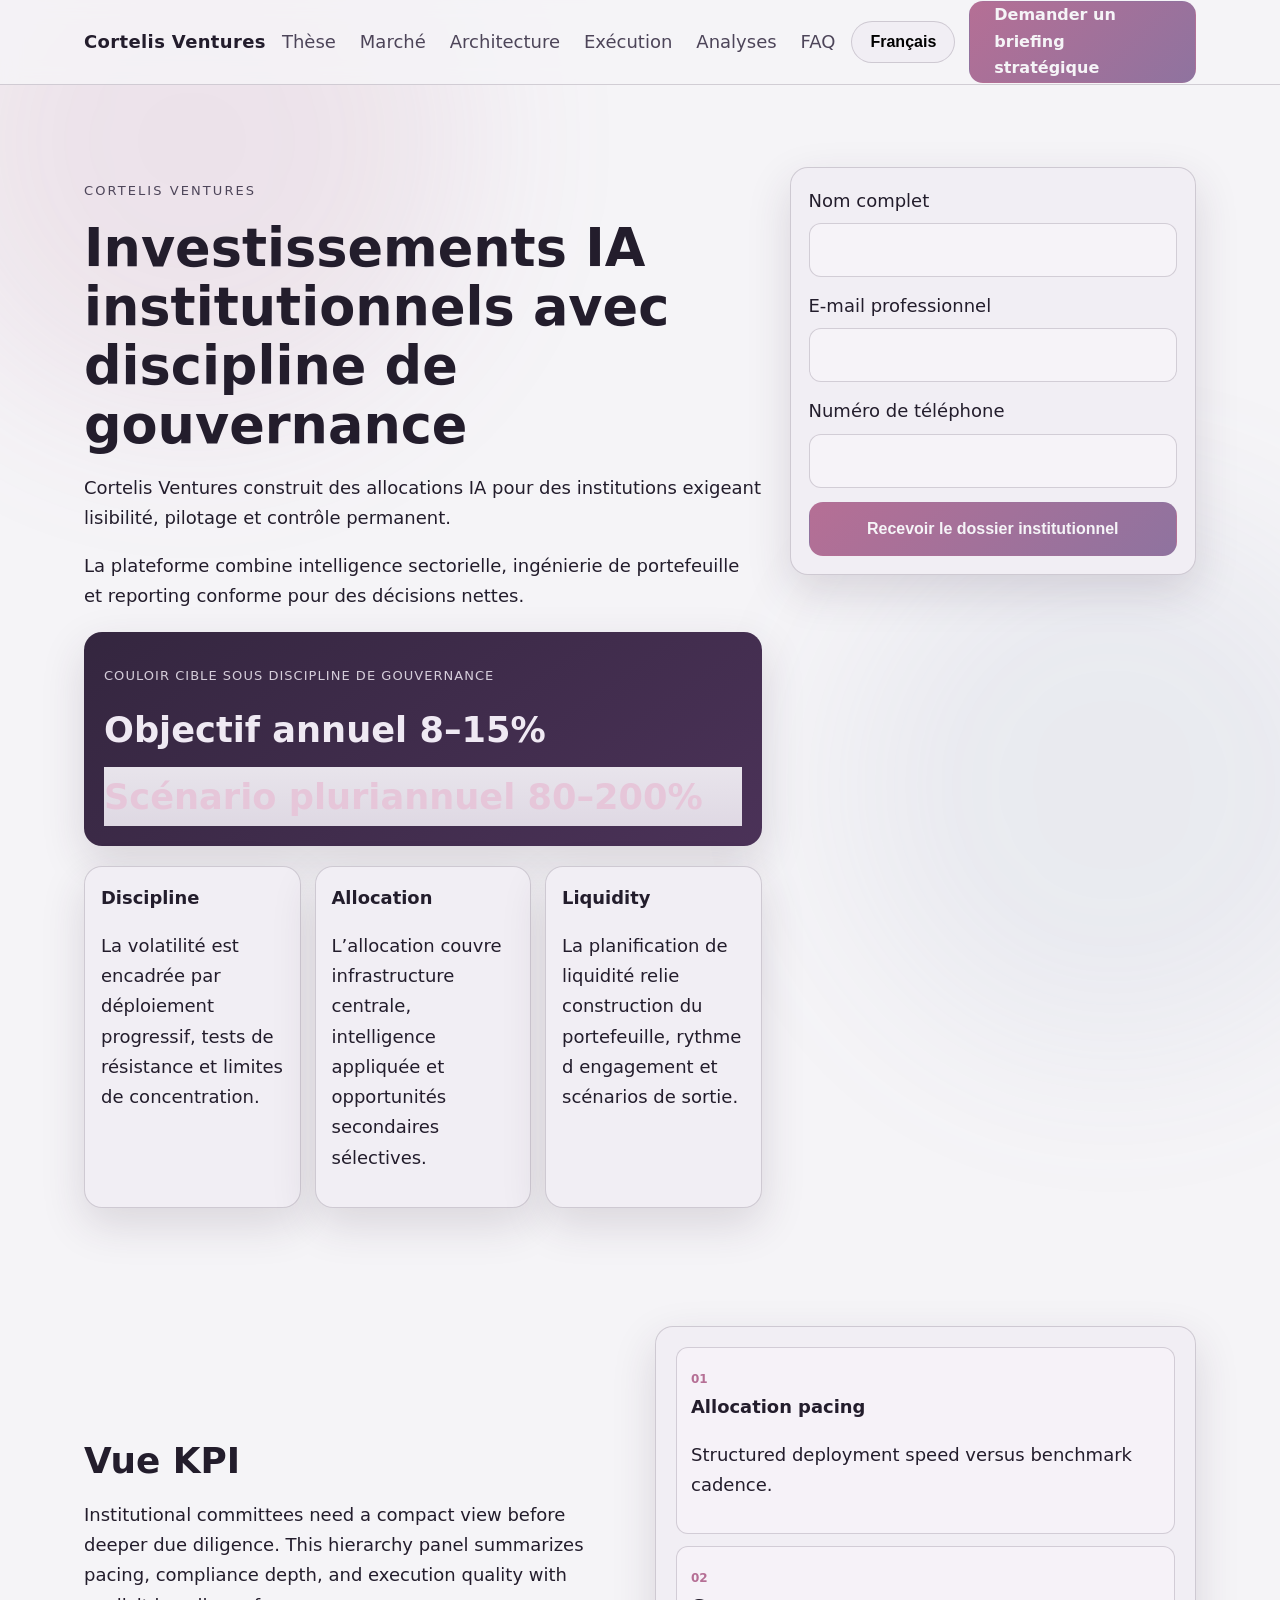
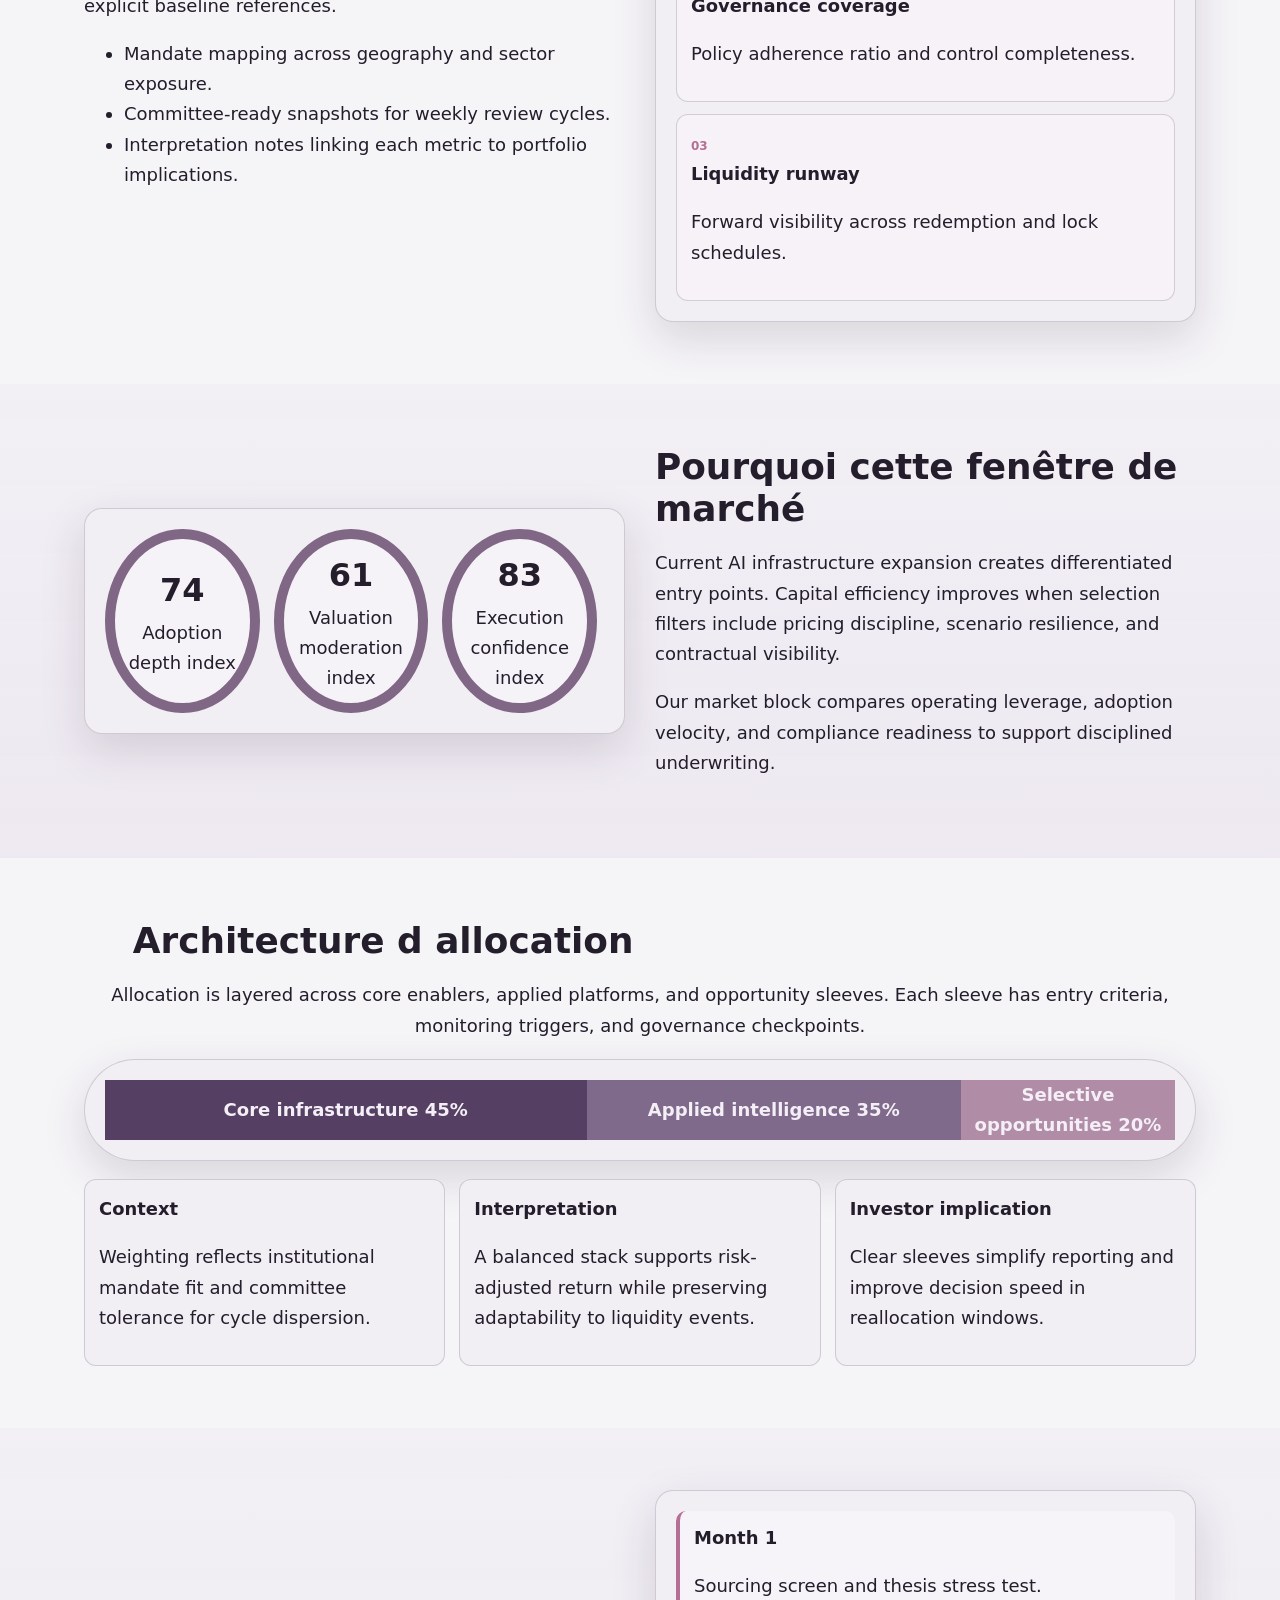
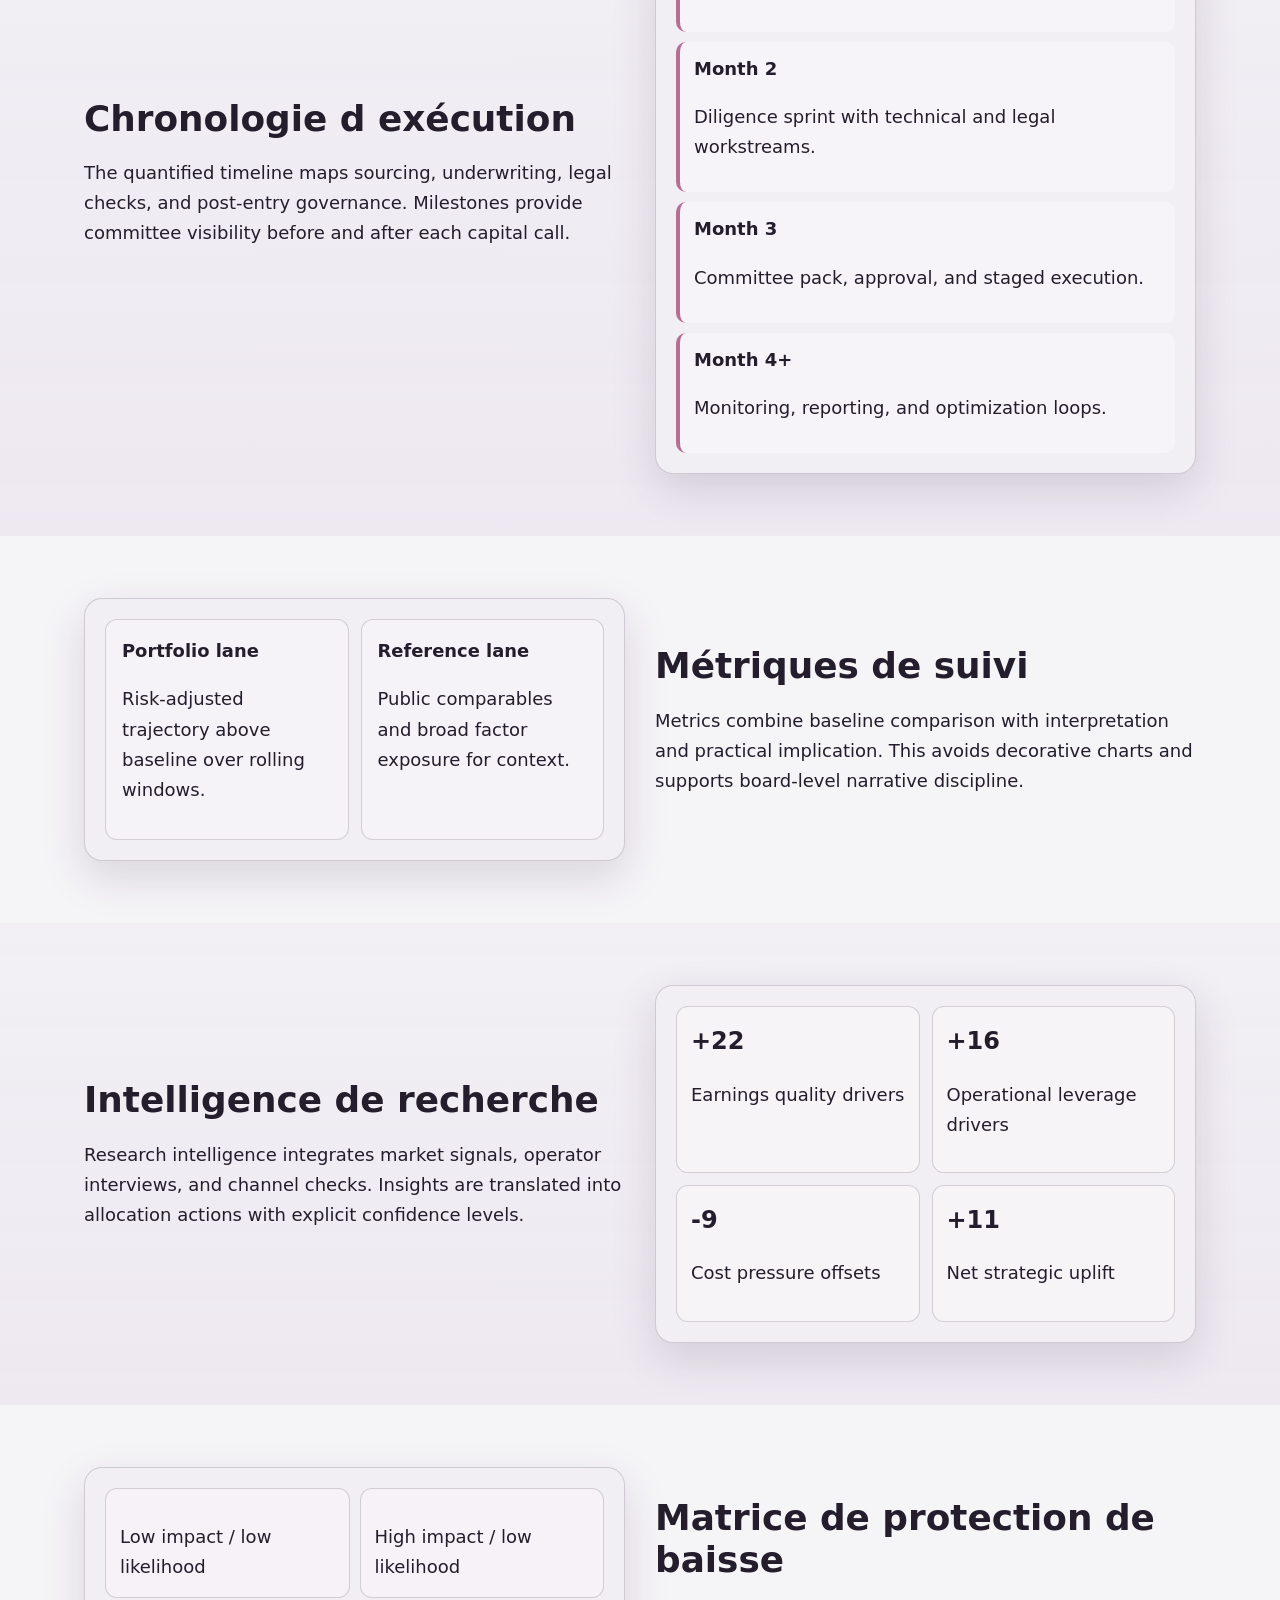
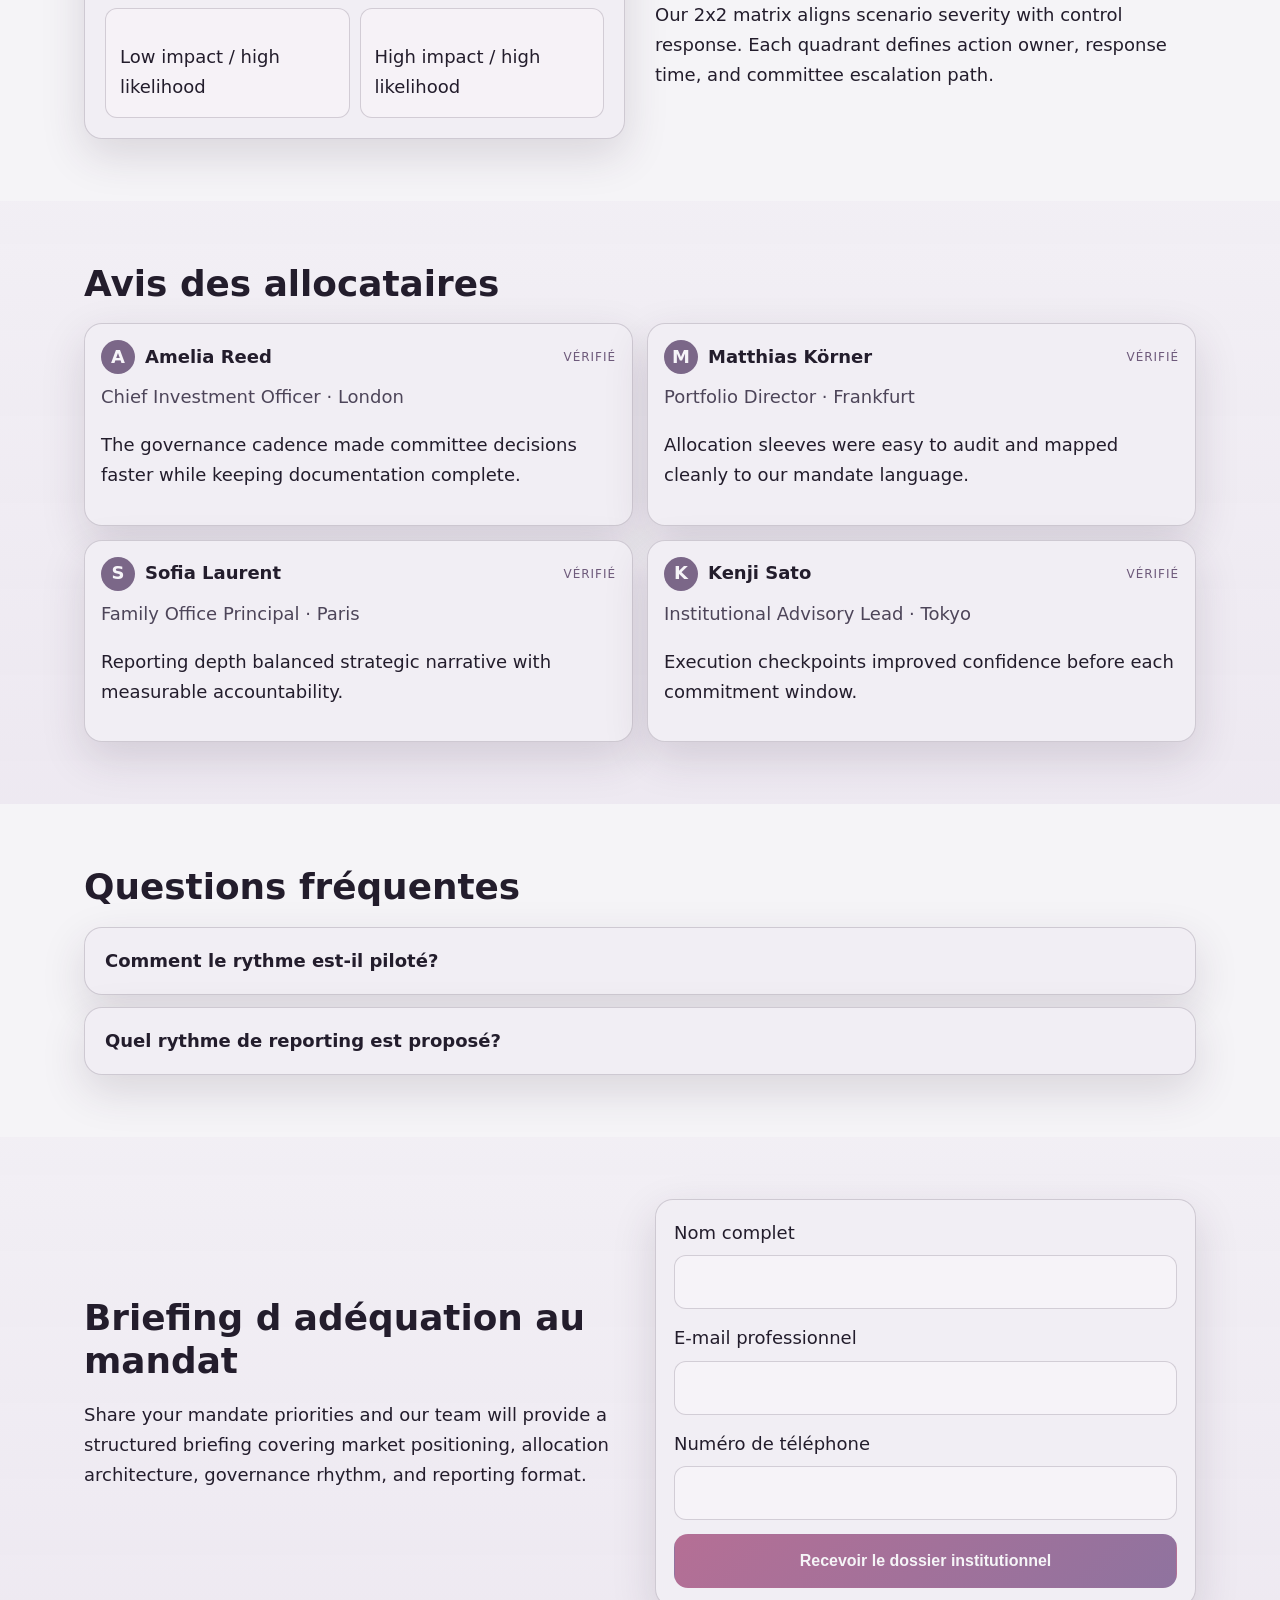
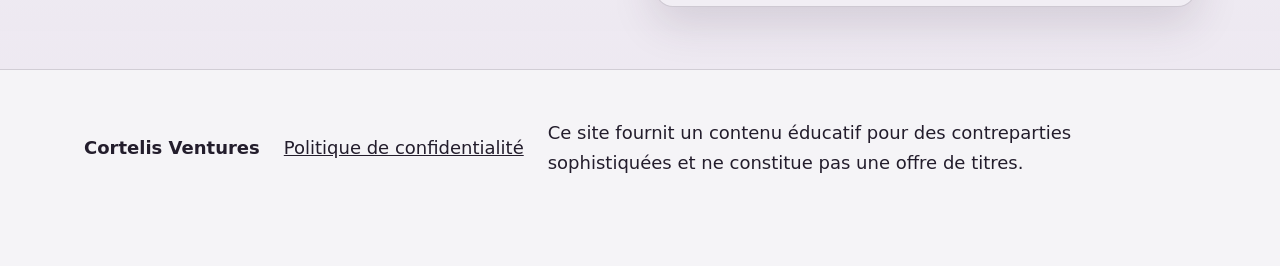
<file: fr/index.html>
<!doctype html><html lang="fr"><head><meta charset="utf-8"><meta name="viewport" content="width=device-width,initial-scale=1"><title>Cortelis Ventures | Plateforme institutionnelle d investissements IA</title><meta name="description" content="Cortelis Ventures propose des investissements IA institutionnels avec allocation disciplinée, gouvernance et reporting transparent."><link rel="canonical" href="https://cortelisventures.com/fr/index.html"><link rel="alternate" hreflang="en" href="https://cortelisventures.com/index.html">
<link rel="alternate" hreflang="de" href="https://cortelisventures.com/de/index.html">
<link rel="alternate" hreflang="fr" href="https://cortelisventures.com/fr/index.html">
<link rel="alternate" hreflang="es" href="https://cortelisventures.com/es/index.html">
<link rel="alternate" hreflang="it" href="https://cortelisventures.com/it/index.html">
<link rel="alternate" hreflang="tr" href="https://cortelisventures.com/tr/index.html">
<link rel="alternate" hreflang="pt" href="https://cortelisventures.com/pt/index.html">
<link rel="alternate" hreflang="ja" href="https://cortelisventures.com/jp/index.html">
<link rel="alternate" hreflang="sk" href="https://cortelisventures.com/sk/index.html">
<link rel="alternate" hreflang="nl-BE" href="https://cortelisventures.com/be/index.html">
<link rel="alternate" hreflang="x-default" href="https://cortelisventures.com/index.html"><meta property="og:title" content="Cortelis Ventures | Plateforme institutionnelle d investissements IA"><meta property="og:description" content="Cortelis Ventures propose des investissements IA institutionnels avec allocation disciplinée, gouvernance et reporting transparent."><meta property="og:type" content="website"><meta property="og:url" content="https://cortelisventures.com/fr/index.html"><meta name="twitter:card" content="summary_large_image"><meta name="twitter:title" content="Cortelis Ventures | Plateforme institutionnelle d investissements IA"><meta name="twitter:description" content="Cortelis Ventures propose des investissements IA institutionnels avec allocation disciplinée, gouvernance et reporting transparent."><link rel="stylesheet" href="../assets/style.css"></head><body>
<div class="bg-glow glow-a"></div><div class="bg-glow glow-b"></div>
<header class="site-head"><div class="wrap head-flex"><a class="brand" href="../index.html">Cortelis Ventures</a><nav class="top-nav" aria-label="Primary"><a href="#s1">Thèse</a><a href="#s2">Marché</a><a href="#s3">Architecture</a><a href="#s4">Exécution</a><a href="#s5">Analyses</a><a href="#s6">FAQ</a></nav><div class="head-right"><div class="lang-drop"><button class="lang-pill" aria-expanded="false">Français</button>
<div class="lang-menu" aria-label="Language selector menu">
  <a href="../index.html"><svg viewBox="0 0 60 36"><rect width="60" height="36" fill="#012169"/><path d="M0 0l60 36M60 0L0 36" stroke="#fff" stroke-width="8"/><path d="M0 0l60 36M60 0L0 36" stroke="#c8102e" stroke-width="4"/><rect x="24" width="12" height="36" fill="#fff"/><rect y="12" width="60" height="12" fill="#fff"/><rect x="26" width="8" height="36" fill="#c8102e"/><rect y="14" width="60" height="8" fill="#c8102e"/></svg>English</a>
  <a href="../de/index.html"><svg viewBox="0 0 60 36"><rect width="60" height="12" fill="#000"/><rect y="12" width="60" height="12" fill="#dd0000"/><rect y="24" width="60" height="12" fill="#ffce00"/></svg>Deutsch</a>
  <a href="../fr/index.html"><svg viewBox="0 0 60 36"><rect width="20" height="36" fill="#0055a4"/><rect x="20" width="20" height="36" fill="#f2f2f2"/><rect x="40" width="20" height="36" fill="#ef4135"/></svg>Français</a>
  <a href="../es/index.html"><svg viewBox="0 0 60 36"><rect width="60" height="9" fill="#aa151b"/><rect y="9" width="60" height="18" fill="#f1bf00"/><rect y="27" width="60" height="9" fill="#aa151b"/></svg>Español</a>
  <a href="../it/index.html"><svg viewBox="0 0 60 36"><rect width="20" height="36" fill="#009246"/><rect x="20" width="20" height="36" fill="#f2f2f2"/><rect x="40" width="20" height="36" fill="#ce2b37"/></svg>Italiano</a>
  <a href="../tr/index.html"><svg viewBox="0 0 60 36"><rect width="60" height="36" fill="#e30a17"/><circle cx="24" cy="18" r="8" fill="#fff"/><circle cx="27" cy="18" r="6" fill="#e30a17"/><path d="M34 18l5 2-3-4 4-1-4-1 3-4-5 2-5-2 3 4-4 1 4 1-3 4z" fill="#fff"/></svg>Türkçe</a>
  <a href="../pt/index.html"><svg viewBox="0 0 60 36"><rect width="24" height="36" fill="#006600"/><rect x="24" width="36" height="36" fill="#ff0000"/><circle cx="24" cy="18" r="7" fill="#ffcc00"/></svg>Português</a>
  <a href="../jp/index.html"><svg viewBox="0 0 60 36"><rect width="60" height="36" fill="#f6f6f4"/><circle cx="30" cy="18" r="9" fill="#bc002d"/></svg>日本語</a>
  <a href="../sk/index.html"><svg viewBox="0 0 60 36"><rect width="60" height="12" fill="#f2f2f2"/><rect y="12" width="60" height="12" fill="#0b4ea2"/><rect y="24" width="60" height="12" fill="#ee1c25"/></svg>Slovenčina</a>
  <a href="../be/index.html"><svg viewBox="0 0 60 36"><rect width="20" height="36" fill="#000"/><rect x="20" width="20" height="36" fill="#ffd90c"/><rect x="40" width="20" height="36" fill="#ef3340"/></svg>Belgium</a>
</div>
</div><a class="btn btn-main" href="#lead-a">Demander un briefing stratégique</a><button class="burger" aria-label="Menu" aria-expanded="false"><span></span><span></span><span></span></button></div></div>
<div class="drawer" aria-hidden="true"><div class="drawer-inner"><button class="drawer-close" aria-label="Close menu">×</button><nav class="drawer-nav"><a href="#s1">Thèse</a><a href="#s2">Marché</a><a href="#s3">Architecture</a><a href="#s4">Exécution</a><a href="#s5">Analyses</a><a href="#s6">FAQ</a></nav><div class="drawer-lang"><a href="../index.html">English</a><a href="../de/index.html">Deutsch</a><a href="../fr/index.html">Français</a><a href="../es/index.html">Español</a><a href="../it/index.html">Italiano</a><a href="../tr/index.html">Türkçe</a><a href="../pt/index.html">Português</a><a href="../jp/index.html">日本語</a><a href="../sk/index.html">Slovenčina</a><a href="../be/index.html">Belgium</a></div><a class="btn btn-main" href="#lead-b">Demander un briefing stratégique</a></div></div></header>
<main>
<section class="hero"><div class="wrap hero-grid"><div><p class="eyebrow">Cortelis Ventures</p><h1>Investissements IA institutionnels avec discipline de gouvernance</h1><p>Cortelis Ventures construit des allocations IA pour des institutions exigeant lisibilité, pilotage et contrôle permanent.</p><p>La plateforme combine intelligence sectorielle, ingénierie de portefeuille et reporting conforme pour des décisions nettes.</p><div class="ret-card"><p class="micro">Couloir cible sous discipline de gouvernance</p><div class="ret-num">Objectif annuel 8–15%</div><div class="ret-num alt">Scénario pluriannuel 80–200%</div></div><div class="tri-grid"><article><h3>Discipline</h3><p>La volatilité est encadrée par déploiement progressif, tests de résistance et limites de concentration.</p></article><article><h3>Allocation</h3><p>L’allocation couvre infrastructure centrale, intelligence appliquée et opportunités secondaires sélectives.</p></article><article><h3>Liquidity</h3><p>La planification de liquidité relie construction du portefeuille, rythme d engagement et scénarios de sortie.</p></article></div></div>
<form id="lead-a" class="lead-form"><label>Nom complet<input type="text" required></label><label>E-mail professionnel<input type="email" required></label><label>Numéro de téléphone<input type="tel" required></label><button class="btn btn-main" type="submit">Recevoir le dossier institutionnel</button></form></div></section>
<section class="kpi" id="s1"><div class="wrap split"><div><h2>Vue KPI</h2><p>Institutional committees need a compact view before deeper due diligence. This hierarchy panel summarizes pacing, compliance depth, and execution quality with explicit baseline references.</p><ul><li>Mandate mapping across geography and sector exposure.</li><li>Committee-ready snapshots for weekly review cycles.</li><li>Interpretation notes linking each metric to portfolio implications.</li></ul></div><div class="visual kpi-panel"><div><span>01</span><h3>Allocation pacing</h3><p>Structured deployment speed versus benchmark cadence.</p></div><div><span>02</span><h3>Governance coverage</h3><p>Policy adherence ratio and control completeness.</p></div><div><span>03</span><h3>Liquidity runway</h3><p>Forward visibility across redemption and lock schedules.</p></div></div></div></section>
<section class="market alt" id="s2"><div class="wrap split rev"><div><h2>Pourquoi cette fenêtre de marché</h2><p>Current AI infrastructure expansion creates differentiated entry points. Capital efficiency improves when selection filters include pricing discipline, scenario resilience, and contractual visibility.</p><p>Our market block compares operating leverage, adoption velocity, and compliance readiness to support disciplined underwriting.</p></div><div class="visual rings"><div class="ring"><strong>74</strong><span>Adoption depth index</span></div><div class="ring"><strong>61</strong><span>Valuation moderation index</span></div><div class="ring"><strong>83</strong><span>Execution confidence index</span></div></div></div></section>
<section class="arch" id="s3"><div class="wrap center"><h2>Architecture d allocation</h2><p>Allocation is layered across core enablers, applied platforms, and opportunity sleeves. Each sleeve has entry criteria, monitoring triggers, and governance checkpoints.</p><div class="visual stack"><div class="seg a">Core infrastructure 45%</div><div class="seg b">Applied intelligence 35%</div><div class="seg c">Selective opportunities 20%</div></div><div class="notes-grid"><article><h3>Context</h3><p>Weighting reflects institutional mandate fit and committee tolerance for cycle dispersion.</p></article><article><h3>Interpretation</h3><p>A balanced stack supports risk-adjusted return while preserving adaptability to liquidity events.</p></article><article><h3>Investor implication</h3><p>Clear sleeves simplify reporting and improve decision speed in reallocation windows.</p></article></div></div></section>
<section class="time alt" id="s4"><div class="wrap split"><div><h2>Chronologie d exécution</h2><p>The quantified timeline maps sourcing, underwriting, legal checks, and post-entry governance. Milestones provide committee visibility before and after each capital call.</p></div><div class="visual timeline"><div><b>Month 1</b><p>Sourcing screen and thesis stress test.</p></div><div><b>Month 2</b><p>Diligence sprint with technical and legal workstreams.</p></div><div><b>Month 3</b><p>Committee pack, approval, and staged execution.</p></div><div><b>Month 4+</b><p>Monitoring, reporting, and optimization loops.</p></div></div></div></section>
<section class="metrics" id="s5"><div class="wrap split rev"><div><h2>Métriques de suivi</h2><p>Metrics combine baseline comparison with interpretation and practical implication. This avoids decorative charts and supports board-level narrative discipline.</p></div><div class="visual dual"><div class="col"><h3>Portfolio lane</h3><p>Risk-adjusted trajectory above baseline over rolling windows.</p></div><div class="col"><h3>Reference lane</h3><p>Public comparables and broad factor exposure for context.</p></div></div></div></section>
<section class="insight alt" id="s6"><div class="wrap split"><div><h2>Intelligence de recherche</h2><p>Research intelligence integrates market signals, operator interviews, and channel checks. Insights are translated into allocation actions with explicit confidence levels.</p></div><div class="visual waterfall"><div><span>+22</span><p>Earnings quality drivers</p></div><div><span>+16</span><p>Operational leverage drivers</p></div><div><span>-9</span><p>Cost pressure offsets</p></div><div><span>+11</span><p>Net strategic uplift</p></div></div></div></section>
<section class="matrix" id="s7"><div class="wrap split rev"><div><h2>Matrice de protection de baisse</h2><p>Our 2x2 matrix aligns scenario severity with control response. Each quadrant defines action owner, response time, and committee escalation path.</p></div><div class="visual grid2x2"><div>Low impact / low likelihood</div><div>High impact / low likelihood</div><div>Low impact / high likelihood</div><div>High impact / high likelihood</div></div></div></section>
<section class="reviews alt" id="s8"><div class="wrap"><h2>Avis des allocataires</h2><div class="rev-grid"><article><div class="id-row"><span class="avatar">A</span><strong>Amelia Reed</strong><em>VÉRIFIÉ</em></div><p class="role">Chief Investment Officer · London</p><p>The governance cadence made committee decisions faster while keeping documentation complete.</p></article><article><div class="id-row"><span class="avatar">M</span><strong>Matthias Körner</strong><em>VÉRIFIÉ</em></div><p class="role">Portfolio Director · Frankfurt</p><p>Allocation sleeves were easy to audit and mapped cleanly to our mandate language.</p></article><article><div class="id-row"><span class="avatar">S</span><strong>Sofia Laurent</strong><em>VÉRIFIÉ</em></div><p class="role">Family Office Principal · Paris</p><p>Reporting depth balanced strategic narrative with measurable accountability.</p></article><article><div class="id-row"><span class="avatar">K</span><strong>Kenji Sato</strong><em>VÉRIFIÉ</em></div><p class="role">Institutional Advisory Lead · Tokyo</p><p>Execution checkpoints improved confidence before each commitment window.</p></article></div></div></section>
<section class="faq" id="s9"><div class="wrap"><h2>Questions fréquentes</h2><div class="faq-list"><details class="faq-item"><summary>Comment le rythme est-il piloté?</summary><p>Par des comités trimestriels, des tests de scénarios et des points de contrôle.</p></details><details class="faq-item"><summary>Quel rythme de reporting est proposé?</summary><p>Tableaux mensuels et notes trimestrielles détaillées.</p></details></div></div></section>
<section class="final alt" id="s10"><div class="wrap split"><div><h2>Briefing d adéquation au mandat</h2><p>Share your mandate priorities and our team will provide a structured briefing covering market positioning, allocation architecture, governance rhythm, and reporting format.</p></div>
<form id="lead-b" class="lead-form"><label>Nom complet<input type="text" required></label><label>E-mail professionnel<input type="email" required></label><label>Numéro de téléphone<input type="tel" required></label><button class="btn btn-main" type="submit">Recevoir le dossier institutionnel</button></form></div></section>
</main>
<footer><div class="wrap foot"><p><strong>Cortelis Ventures</strong></p><a href="#" class="privacy-open">Politique de confidentialité</a><p>Ce site fournit un contenu éducatif pour des contreparties sophistiquées et ne constitue pas une offre de titres.</p></div></footer>
<div class="modal" aria-hidden="true"><div class="modal-card" role="dialog" aria-modal="true"><button class="modal-x" aria-label="Fermer"></button><h2>Politique de confidentialité</h2><div class="modal-scroll"><h3>Introduction</h3><p>Cortelis Ventures documents information handling standards for institutional communications, legal obligations, and transparent service quality.</p><h3>Data collection</h3><p>We collect identity, contact, technical interaction, and mandate profile details to deliver briefing materials and secure communications.</p><h3>Legal basis</h3><p>Processing is grounded in legitimate interest, contractual preparation, regulatory obligations, and explicit consent where required.</p><h3>Cookies</h3><p>Cookies are used for secure session continuity, analytics aggregation, and interface performance optimization.</p><h3>Retention</h3><p>Records are retained according to regulatory expectations, audit windows, and internal governance calendars.</p><h3>Third-party sharing</h3><p>Limited service providers may process data under contractual safeguards and confidentiality duties.</p><h3>Security</h3><p>Administrative, technical, and organizational controls protect against unauthorized access, alteration, or loss.</p><h3>User rights</h3><p>Users may request access, correction, portability, objection, and deletion where applicable by law.</p><h3>International transfers</h3><p>Cross-border transfer mechanisms rely on lawful safeguards and documented oversight procedures.</p><h3>Industry disclosure</h3><p>Market participation includes uncertainty, valuation dispersion, liquidity variation, and execution complexity.</p><h3>Contact</h3><p>For policy inquiries contact: governance@cortelisventures.com</p></div><div class="modal-foot"><button class="btn btn-ghost modal-close">Fermer</button></div></div></div>
<script type="application/ld+json">{"@context":"https://schema.org","@graph":[{"@type":"Organization","name":"Cortelis Ventures","url":"https://cortelisventures.com"},{"@type":"WebSite","name":"Cortelis Ventures","url":"https://cortelisventures.com/fr/index.html"},{"@type":"FAQPage","mainEntity":[{"@type":"Question","name":"Wie ist die Aufsicht organisiert?","acceptedAnswer":{"@type":"Answer","text":"Structured committee cadence with documented controls."}}]},{"@type":"Review","author":{"@type":"Person","name":"Amelia Reed"},"reviewBody":"Governance and reporting quality supported our committee process.","itemReviewed":{"@type":"Organization","name":"Cortelis Ventures"}}]}</script>
<script defer src="../assets/app.js"></script></body></html>
</file>
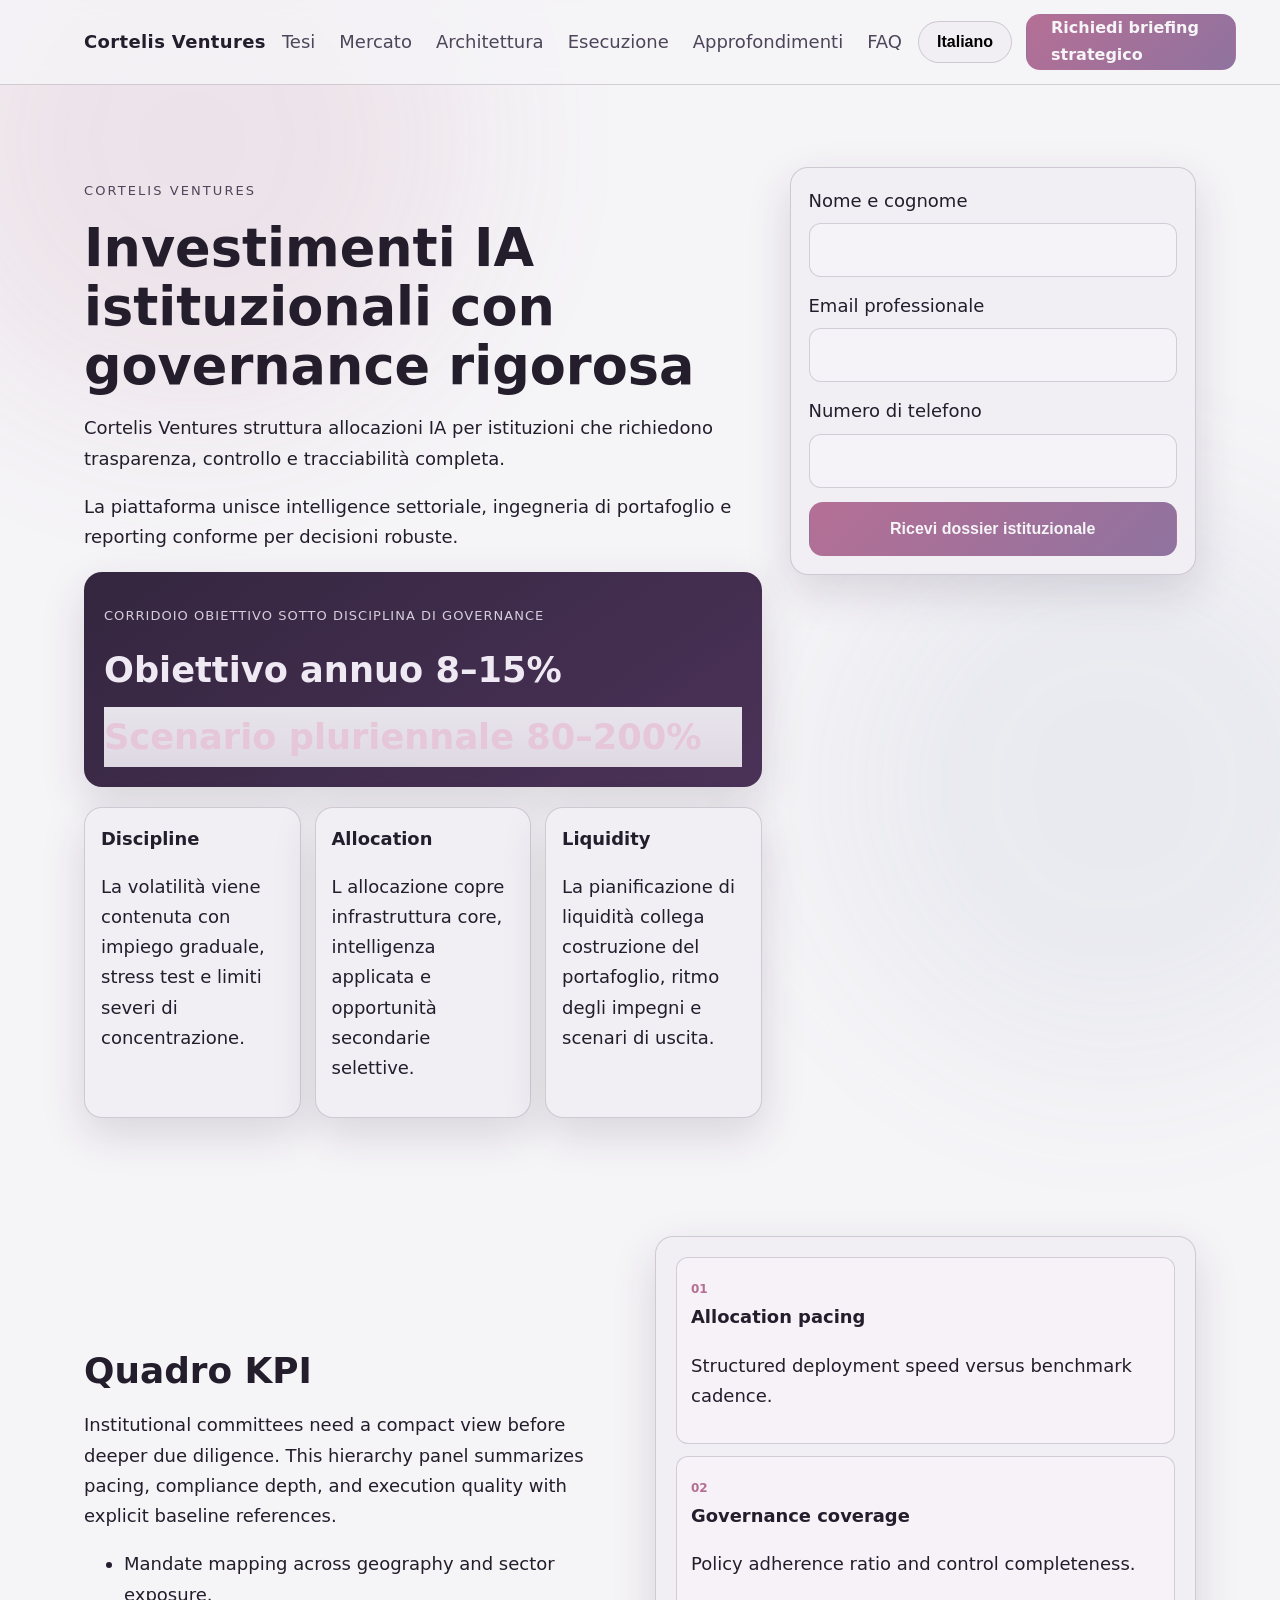
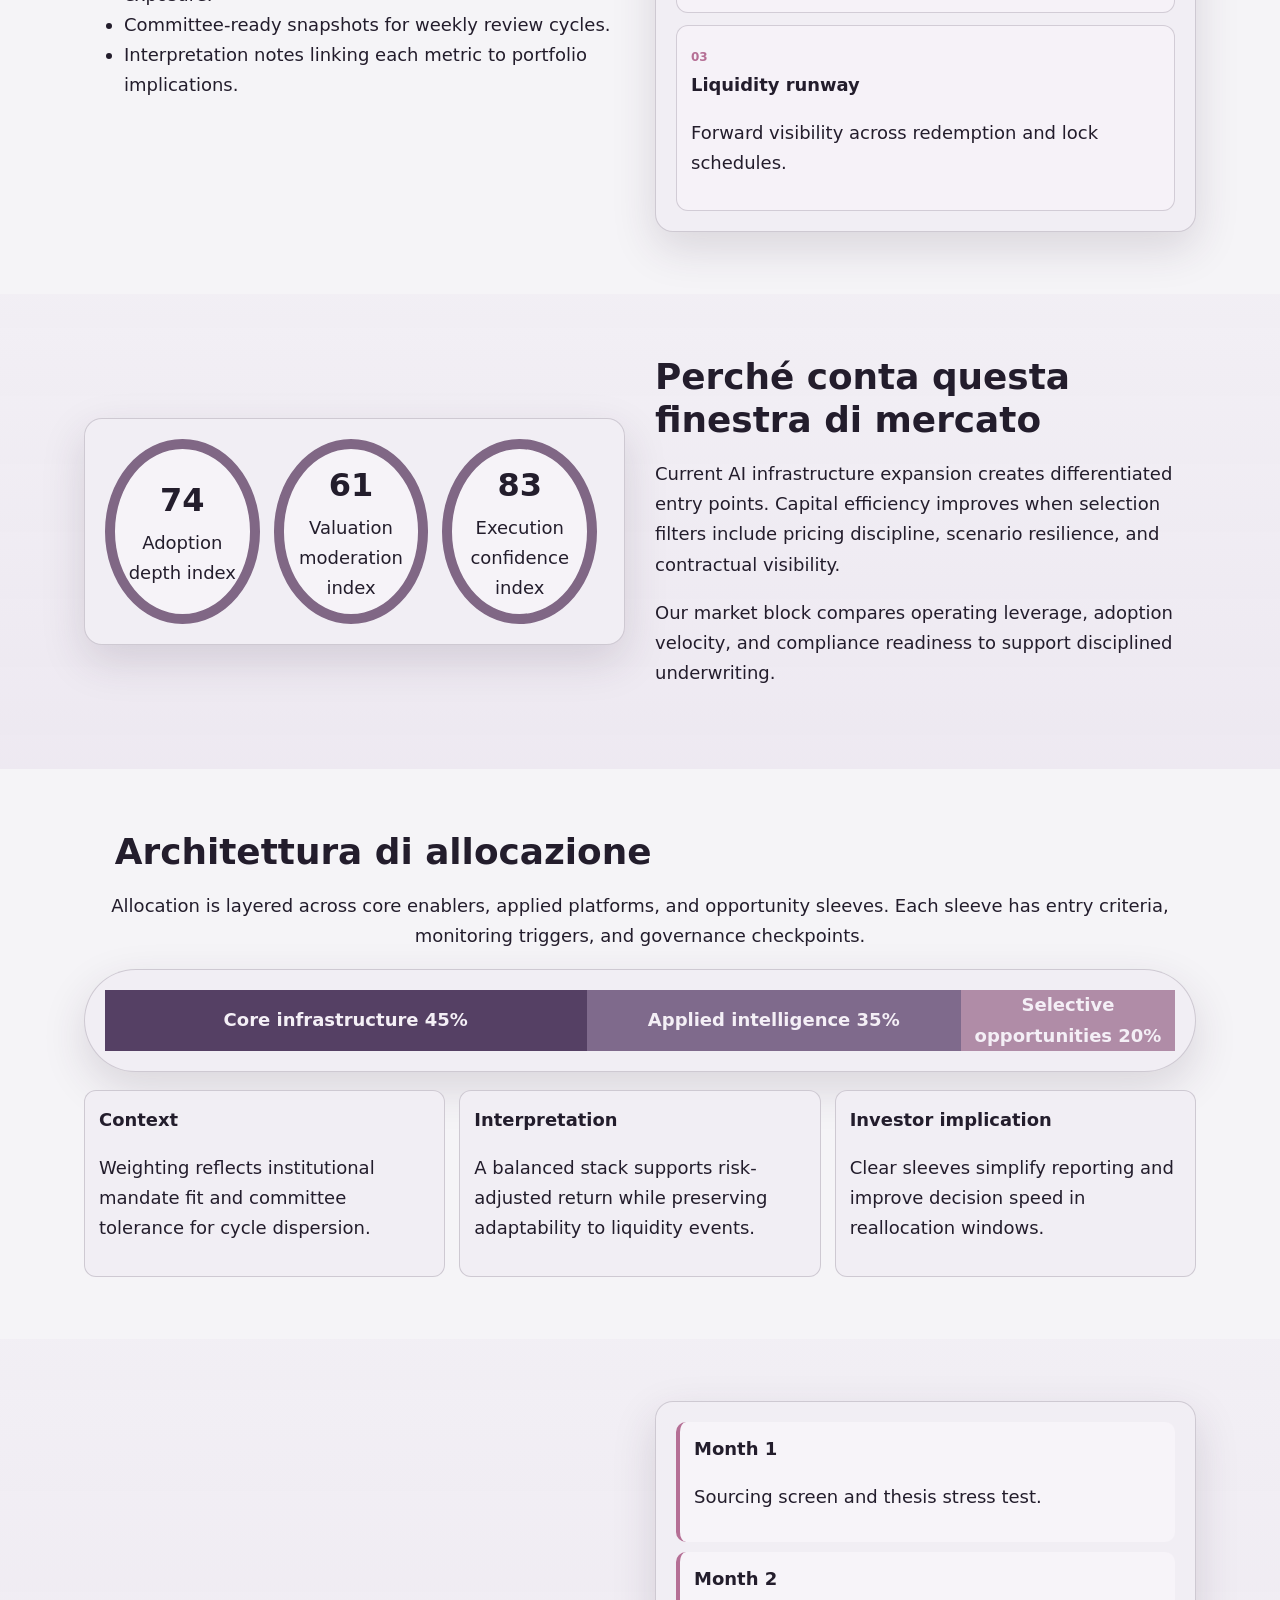
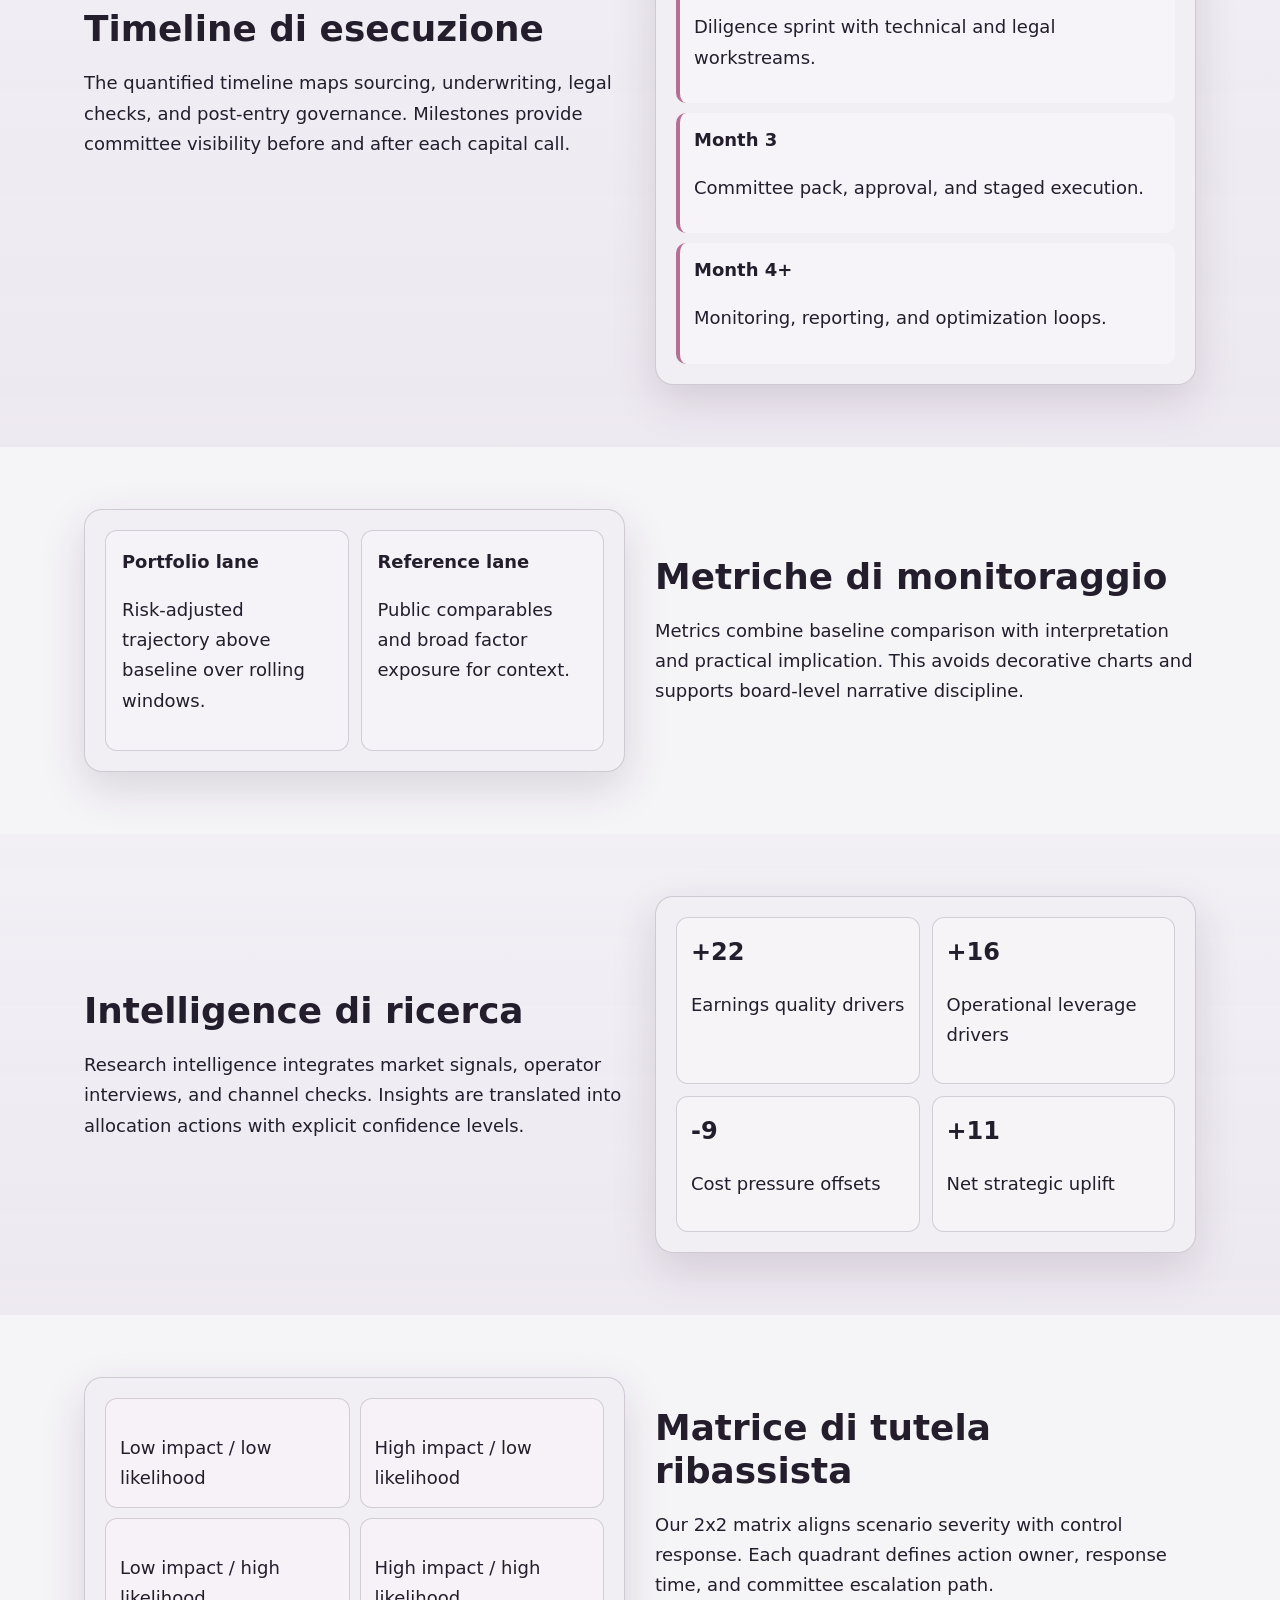
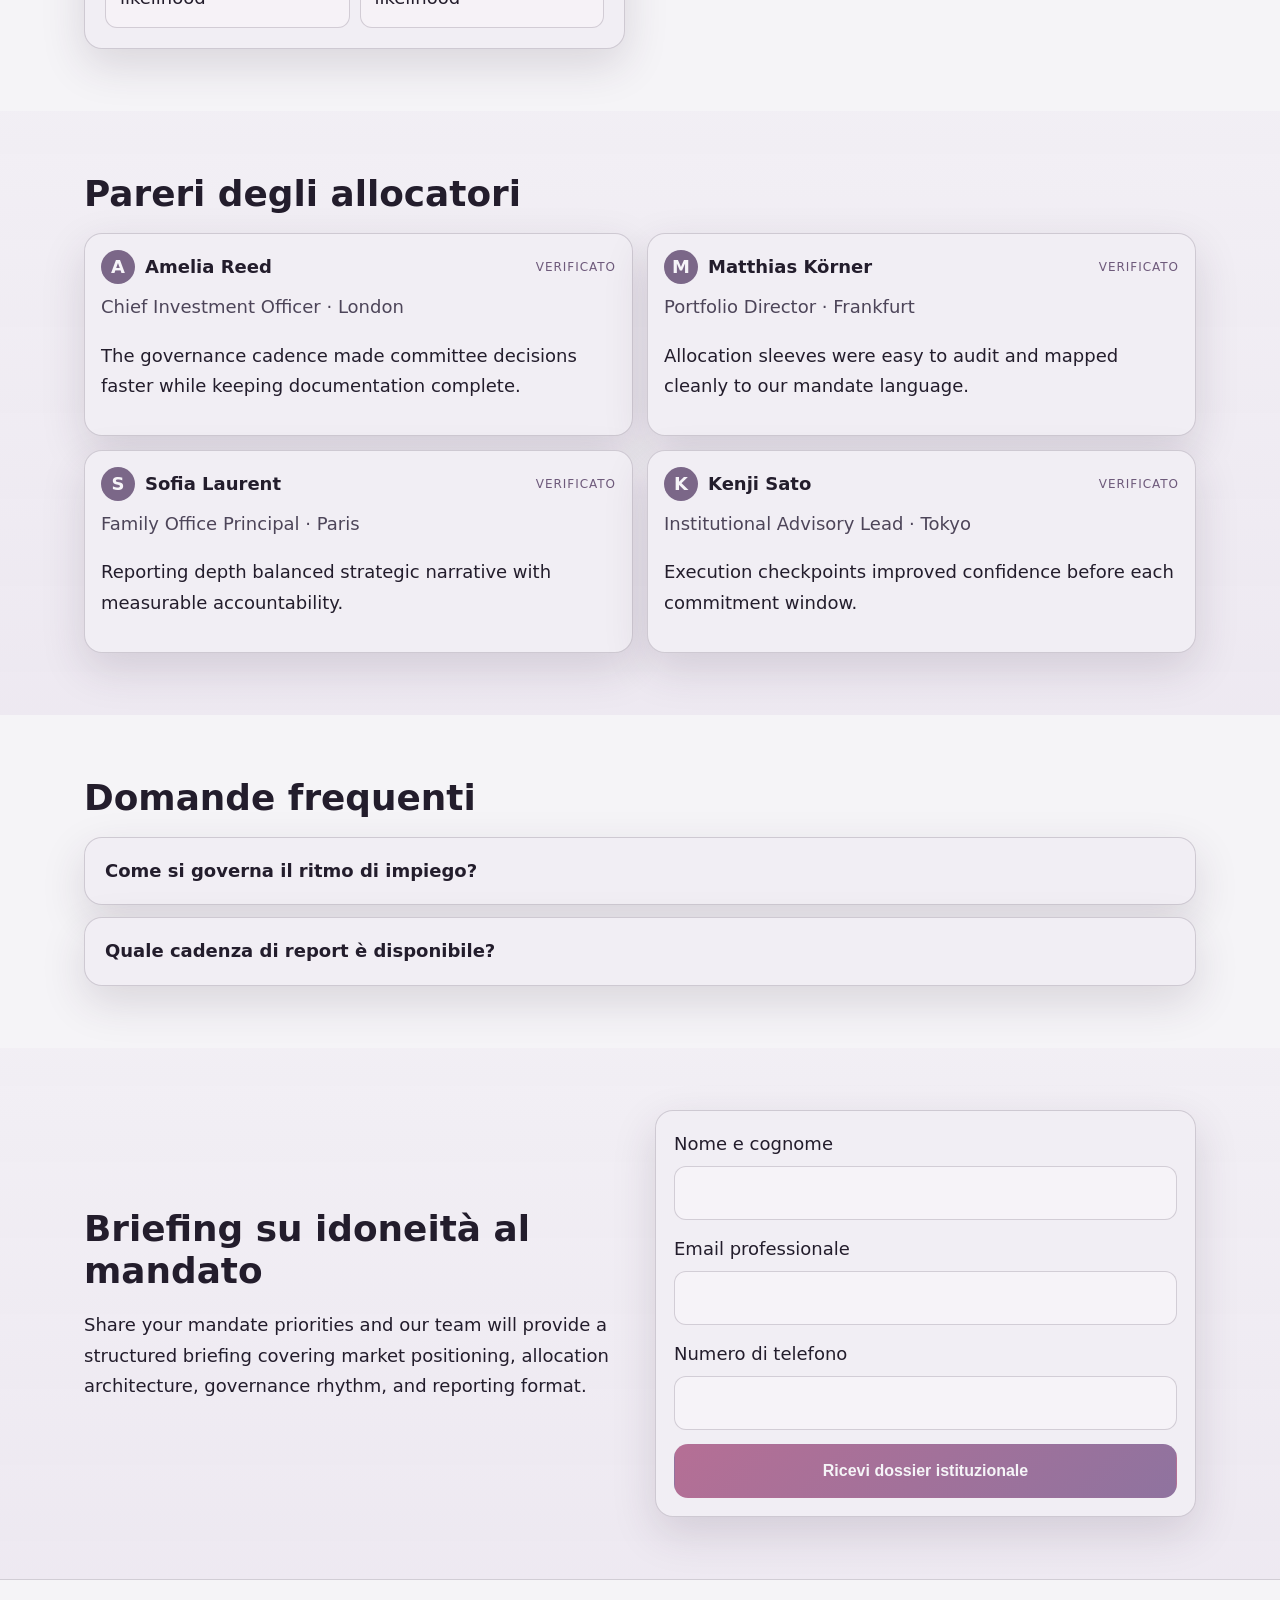
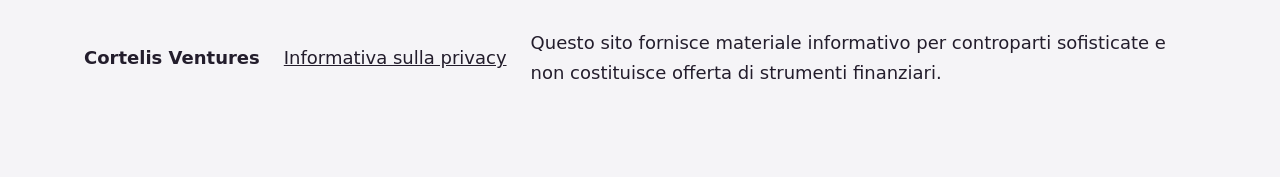
<file: it/index.html>
<!doctype html><html lang="it"><head><meta charset="utf-8"><meta name="viewport" content="width=device-width,initial-scale=1"><title>Cortelis Ventures | Piattaforma istituzionale per investimenti IA</title><meta name="description" content="Cortelis Ventures offre investimenti IA istituzionali con allocazione disciplinata, governance e reporting trasparente."><link rel="canonical" href="https://cortelisventures.com/it/index.html"><link rel="alternate" hreflang="en" href="https://cortelisventures.com/index.html">
<link rel="alternate" hreflang="de" href="https://cortelisventures.com/de/index.html">
<link rel="alternate" hreflang="fr" href="https://cortelisventures.com/fr/index.html">
<link rel="alternate" hreflang="es" href="https://cortelisventures.com/es/index.html">
<link rel="alternate" hreflang="it" href="https://cortelisventures.com/it/index.html">
<link rel="alternate" hreflang="tr" href="https://cortelisventures.com/tr/index.html">
<link rel="alternate" hreflang="pt" href="https://cortelisventures.com/pt/index.html">
<link rel="alternate" hreflang="ja" href="https://cortelisventures.com/jp/index.html">
<link rel="alternate" hreflang="sk" href="https://cortelisventures.com/sk/index.html">
<link rel="alternate" hreflang="nl-BE" href="https://cortelisventures.com/be/index.html">
<link rel="alternate" hreflang="x-default" href="https://cortelisventures.com/index.html"><meta property="og:title" content="Cortelis Ventures | Piattaforma istituzionale per investimenti IA"><meta property="og:description" content="Cortelis Ventures offre investimenti IA istituzionali con allocazione disciplinata, governance e reporting trasparente."><meta property="og:type" content="website"><meta property="og:url" content="https://cortelisventures.com/it/index.html"><meta name="twitter:card" content="summary_large_image"><meta name="twitter:title" content="Cortelis Ventures | Piattaforma istituzionale per investimenti IA"><meta name="twitter:description" content="Cortelis Ventures offre investimenti IA istituzionali con allocazione disciplinata, governance e reporting trasparente."><link rel="stylesheet" href="../assets/style.css"></head><body>
<div class="bg-glow glow-a"></div><div class="bg-glow glow-b"></div>
<header class="site-head"><div class="wrap head-flex"><a class="brand" href="../index.html">Cortelis Ventures</a><nav class="top-nav" aria-label="Primary"><a href="#s1">Tesi</a><a href="#s2">Mercato</a><a href="#s3">Architettura</a><a href="#s4">Esecuzione</a><a href="#s5">Approfondimenti</a><a href="#s6">FAQ</a></nav><div class="head-right"><div class="lang-drop"><button class="lang-pill" aria-expanded="false">Italiano</button>
<div class="lang-menu" aria-label="Language selector menu">
  <a href="../index.html"><svg viewBox="0 0 60 36"><rect width="60" height="36" fill="#012169"/><path d="M0 0l60 36M60 0L0 36" stroke="#fff" stroke-width="8"/><path d="M0 0l60 36M60 0L0 36" stroke="#c8102e" stroke-width="4"/><rect x="24" width="12" height="36" fill="#fff"/><rect y="12" width="60" height="12" fill="#fff"/><rect x="26" width="8" height="36" fill="#c8102e"/><rect y="14" width="60" height="8" fill="#c8102e"/></svg>English</a>
  <a href="../de/index.html"><svg viewBox="0 0 60 36"><rect width="60" height="12" fill="#000"/><rect y="12" width="60" height="12" fill="#dd0000"/><rect y="24" width="60" height="12" fill="#ffce00"/></svg>Deutsch</a>
  <a href="../fr/index.html"><svg viewBox="0 0 60 36"><rect width="20" height="36" fill="#0055a4"/><rect x="20" width="20" height="36" fill="#f2f2f2"/><rect x="40" width="20" height="36" fill="#ef4135"/></svg>Français</a>
  <a href="../es/index.html"><svg viewBox="0 0 60 36"><rect width="60" height="9" fill="#aa151b"/><rect y="9" width="60" height="18" fill="#f1bf00"/><rect y="27" width="60" height="9" fill="#aa151b"/></svg>Español</a>
  <a href="../it/index.html"><svg viewBox="0 0 60 36"><rect width="20" height="36" fill="#009246"/><rect x="20" width="20" height="36" fill="#f2f2f2"/><rect x="40" width="20" height="36" fill="#ce2b37"/></svg>Italiano</a>
  <a href="../tr/index.html"><svg viewBox="0 0 60 36"><rect width="60" height="36" fill="#e30a17"/><circle cx="24" cy="18" r="8" fill="#fff"/><circle cx="27" cy="18" r="6" fill="#e30a17"/><path d="M34 18l5 2-3-4 4-1-4-1 3-4-5 2-5-2 3 4-4 1 4 1-3 4z" fill="#fff"/></svg>Türkçe</a>
  <a href="../pt/index.html"><svg viewBox="0 0 60 36"><rect width="24" height="36" fill="#006600"/><rect x="24" width="36" height="36" fill="#ff0000"/><circle cx="24" cy="18" r="7" fill="#ffcc00"/></svg>Português</a>
  <a href="../jp/index.html"><svg viewBox="0 0 60 36"><rect width="60" height="36" fill="#f6f6f4"/><circle cx="30" cy="18" r="9" fill="#bc002d"/></svg>日本語</a>
  <a href="../sk/index.html"><svg viewBox="0 0 60 36"><rect width="60" height="12" fill="#f2f2f2"/><rect y="12" width="60" height="12" fill="#0b4ea2"/><rect y="24" width="60" height="12" fill="#ee1c25"/></svg>Slovenčina</a>
  <a href="../be/index.html"><svg viewBox="0 0 60 36"><rect width="20" height="36" fill="#000"/><rect x="20" width="20" height="36" fill="#ffd90c"/><rect x="40" width="20" height="36" fill="#ef3340"/></svg>Belgium</a>
</div>
</div><a class="btn btn-main" href="#lead-a">Richiedi briefing strategico</a><button class="burger" aria-label="Menu" aria-expanded="false"><span></span><span></span><span></span></button></div></div>
<div class="drawer" aria-hidden="true"><div class="drawer-inner"><button class="drawer-close" aria-label="Close menu">×</button><nav class="drawer-nav"><a href="#s1">Tesi</a><a href="#s2">Mercato</a><a href="#s3">Architettura</a><a href="#s4">Esecuzione</a><a href="#s5">Approfondimenti</a><a href="#s6">FAQ</a></nav><div class="drawer-lang"><a href="../index.html">English</a><a href="../de/index.html">Deutsch</a><a href="../fr/index.html">Français</a><a href="../es/index.html">Español</a><a href="../it/index.html">Italiano</a><a href="../tr/index.html">Türkçe</a><a href="../pt/index.html">Português</a><a href="../jp/index.html">日本語</a><a href="../sk/index.html">Slovenčina</a><a href="../be/index.html">Belgium</a></div><a class="btn btn-main" href="#lead-b">Richiedi briefing strategico</a></div></div></header>
<main>
<section class="hero"><div class="wrap hero-grid"><div><p class="eyebrow">Cortelis Ventures</p><h1>Investimenti IA istituzionali con governance rigorosa</h1><p>Cortelis Ventures struttura allocazioni IA per istituzioni che richiedono trasparenza, controllo e tracciabilità completa.</p><p>La piattaforma unisce intelligence settoriale, ingegneria di portafoglio e reporting conforme per decisioni robuste.</p><div class="ret-card"><p class="micro">Corridoio obiettivo sotto disciplina di governance</p><div class="ret-num">Obiettivo annuo 8–15%</div><div class="ret-num alt">Scenario pluriennale 80–200%</div></div><div class="tri-grid"><article><h3>Discipline</h3><p>La volatilità viene contenuta con impiego graduale, stress test e limiti severi di concentrazione.</p></article><article><h3>Allocation</h3><p>L allocazione copre infrastruttura core, intelligenza applicata e opportunità secondarie selettive.</p></article><article><h3>Liquidity</h3><p>La pianificazione di liquidità collega costruzione del portafoglio, ritmo degli impegni e scenari di uscita.</p></article></div></div>
<form id="lead-a" class="lead-form"><label>Nome e cognome<input type="text" required></label><label>Email professionale<input type="email" required></label><label>Numero di telefono<input type="tel" required></label><button class="btn btn-main" type="submit">Ricevi dossier istituzionale</button></form></div></section>
<section class="kpi" id="s1"><div class="wrap split"><div><h2>Quadro KPI</h2><p>Institutional committees need a compact view before deeper due diligence. This hierarchy panel summarizes pacing, compliance depth, and execution quality with explicit baseline references.</p><ul><li>Mandate mapping across geography and sector exposure.</li><li>Committee-ready snapshots for weekly review cycles.</li><li>Interpretation notes linking each metric to portfolio implications.</li></ul></div><div class="visual kpi-panel"><div><span>01</span><h3>Allocation pacing</h3><p>Structured deployment speed versus benchmark cadence.</p></div><div><span>02</span><h3>Governance coverage</h3><p>Policy adherence ratio and control completeness.</p></div><div><span>03</span><h3>Liquidity runway</h3><p>Forward visibility across redemption and lock schedules.</p></div></div></div></section>
<section class="market alt" id="s2"><div class="wrap split rev"><div><h2>Perché conta questa finestra di mercato</h2><p>Current AI infrastructure expansion creates differentiated entry points. Capital efficiency improves when selection filters include pricing discipline, scenario resilience, and contractual visibility.</p><p>Our market block compares operating leverage, adoption velocity, and compliance readiness to support disciplined underwriting.</p></div><div class="visual rings"><div class="ring"><strong>74</strong><span>Adoption depth index</span></div><div class="ring"><strong>61</strong><span>Valuation moderation index</span></div><div class="ring"><strong>83</strong><span>Execution confidence index</span></div></div></div></section>
<section class="arch" id="s3"><div class="wrap center"><h2>Architettura di allocazione</h2><p>Allocation is layered across core enablers, applied platforms, and opportunity sleeves. Each sleeve has entry criteria, monitoring triggers, and governance checkpoints.</p><div class="visual stack"><div class="seg a">Core infrastructure 45%</div><div class="seg b">Applied intelligence 35%</div><div class="seg c">Selective opportunities 20%</div></div><div class="notes-grid"><article><h3>Context</h3><p>Weighting reflects institutional mandate fit and committee tolerance for cycle dispersion.</p></article><article><h3>Interpretation</h3><p>A balanced stack supports risk-adjusted return while preserving adaptability to liquidity events.</p></article><article><h3>Investor implication</h3><p>Clear sleeves simplify reporting and improve decision speed in reallocation windows.</p></article></div></div></section>
<section class="time alt" id="s4"><div class="wrap split"><div><h2>Timeline di esecuzione</h2><p>The quantified timeline maps sourcing, underwriting, legal checks, and post-entry governance. Milestones provide committee visibility before and after each capital call.</p></div><div class="visual timeline"><div><b>Month 1</b><p>Sourcing screen and thesis stress test.</p></div><div><b>Month 2</b><p>Diligence sprint with technical and legal workstreams.</p></div><div><b>Month 3</b><p>Committee pack, approval, and staged execution.</p></div><div><b>Month 4+</b><p>Monitoring, reporting, and optimization loops.</p></div></div></div></section>
<section class="metrics" id="s5"><div class="wrap split rev"><div><h2>Metriche di monitoraggio</h2><p>Metrics combine baseline comparison with interpretation and practical implication. This avoids decorative charts and supports board-level narrative discipline.</p></div><div class="visual dual"><div class="col"><h3>Portfolio lane</h3><p>Risk-adjusted trajectory above baseline over rolling windows.</p></div><div class="col"><h3>Reference lane</h3><p>Public comparables and broad factor exposure for context.</p></div></div></div></section>
<section class="insight alt" id="s6"><div class="wrap split"><div><h2>Intelligence di ricerca</h2><p>Research intelligence integrates market signals, operator interviews, and channel checks. Insights are translated into allocation actions with explicit confidence levels.</p></div><div class="visual waterfall"><div><span>+22</span><p>Earnings quality drivers</p></div><div><span>+16</span><p>Operational leverage drivers</p></div><div><span>-9</span><p>Cost pressure offsets</p></div><div><span>+11</span><p>Net strategic uplift</p></div></div></div></section>
<section class="matrix" id="s7"><div class="wrap split rev"><div><h2>Matrice di tutela ribassista</h2><p>Our 2x2 matrix aligns scenario severity with control response. Each quadrant defines action owner, response time, and committee escalation path.</p></div><div class="visual grid2x2"><div>Low impact / low likelihood</div><div>High impact / low likelihood</div><div>Low impact / high likelihood</div><div>High impact / high likelihood</div></div></div></section>
<section class="reviews alt" id="s8"><div class="wrap"><h2>Pareri degli allocatori</h2><div class="rev-grid"><article><div class="id-row"><span class="avatar">A</span><strong>Amelia Reed</strong><em>VERIFICATO</em></div><p class="role">Chief Investment Officer · London</p><p>The governance cadence made committee decisions faster while keeping documentation complete.</p></article><article><div class="id-row"><span class="avatar">M</span><strong>Matthias Körner</strong><em>VERIFICATO</em></div><p class="role">Portfolio Director · Frankfurt</p><p>Allocation sleeves were easy to audit and mapped cleanly to our mandate language.</p></article><article><div class="id-row"><span class="avatar">S</span><strong>Sofia Laurent</strong><em>VERIFICATO</em></div><p class="role">Family Office Principal · Paris</p><p>Reporting depth balanced strategic narrative with measurable accountability.</p></article><article><div class="id-row"><span class="avatar">K</span><strong>Kenji Sato</strong><em>VERIFICATO</em></div><p class="role">Institutional Advisory Lead · Tokyo</p><p>Execution checkpoints improved confidence before each commitment window.</p></article></div></div></section>
<section class="faq" id="s9"><div class="wrap"><h2>Domande frequenti</h2><div class="faq-list"><details class="faq-item"><summary>Come si governa il ritmo di impiego?</summary><p>Con gate trimestrali, test di scenario e controlli di mandato.</p></details><details class="faq-item"><summary>Quale cadenza di report è disponibile?</summary><p>Cruscotti mensili e memorandum trimestrali con dettaglio di attribuzione.</p></details></div></div></section>
<section class="final alt" id="s10"><div class="wrap split"><div><h2>Briefing su idoneità al mandato</h2><p>Share your mandate priorities and our team will provide a structured briefing covering market positioning, allocation architecture, governance rhythm, and reporting format.</p></div>
<form id="lead-b" class="lead-form"><label>Nome e cognome<input type="text" required></label><label>Email professionale<input type="email" required></label><label>Numero di telefono<input type="tel" required></label><button class="btn btn-main" type="submit">Ricevi dossier istituzionale</button></form></div></section>
</main>
<footer><div class="wrap foot"><p><strong>Cortelis Ventures</strong></p><a href="#" class="privacy-open">Informativa sulla privacy</a><p>Questo sito fornisce materiale informativo per controparti sofisticate e non costituisce offerta di strumenti finanziari.</p></div></footer>
<div class="modal" aria-hidden="true"><div class="modal-card" role="dialog" aria-modal="true"><button class="modal-x" aria-label="Chiudi"></button><h2>Informativa sulla privacy</h2><div class="modal-scroll"><h3>Introduction</h3><p>Cortelis Ventures documents information handling standards for institutional communications, legal obligations, and transparent service quality.</p><h3>Data collection</h3><p>We collect identity, contact, technical interaction, and mandate profile details to deliver briefing materials and secure communications.</p><h3>Legal basis</h3><p>Processing is grounded in legitimate interest, contractual preparation, regulatory obligations, and explicit consent where required.</p><h3>Cookies</h3><p>Cookies are used for secure session continuity, analytics aggregation, and interface performance optimization.</p><h3>Retention</h3><p>Records are retained according to regulatory expectations, audit windows, and internal governance calendars.</p><h3>Third-party sharing</h3><p>Limited service providers may process data under contractual safeguards and confidentiality duties.</p><h3>Security</h3><p>Administrative, technical, and organizational controls protect against unauthorized access, alteration, or loss.</p><h3>User rights</h3><p>Users may request access, correction, portability, objection, and deletion where applicable by law.</p><h3>International transfers</h3><p>Cross-border transfer mechanisms rely on lawful safeguards and documented oversight procedures.</p><h3>Industry disclosure</h3><p>Market participation includes uncertainty, valuation dispersion, liquidity variation, and execution complexity.</p><h3>Contact</h3><p>For policy inquiries contact: governance@cortelisventures.com</p></div><div class="modal-foot"><button class="btn btn-ghost modal-close">Chiudi</button></div></div></div>
<script type="application/ld+json">{"@context":"https://schema.org","@graph":[{"@type":"Organization","name":"Cortelis Ventures","url":"https://cortelisventures.com"},{"@type":"WebSite","name":"Cortelis Ventures","url":"https://cortelisventures.com/it/index.html"},{"@type":"FAQPage","mainEntity":[{"@type":"Question","name":"Wie ist die Aufsicht organisiert?","acceptedAnswer":{"@type":"Answer","text":"Structured committee cadence with documented controls."}}]},{"@type":"Review","author":{"@type":"Person","name":"Amelia Reed"},"reviewBody":"Governance and reporting quality supported our committee process.","itemReviewed":{"@type":"Organization","name":"Cortelis Ventures"}}]}</script>
<script defer src="../assets/app.js"></script></body></html>
</file>
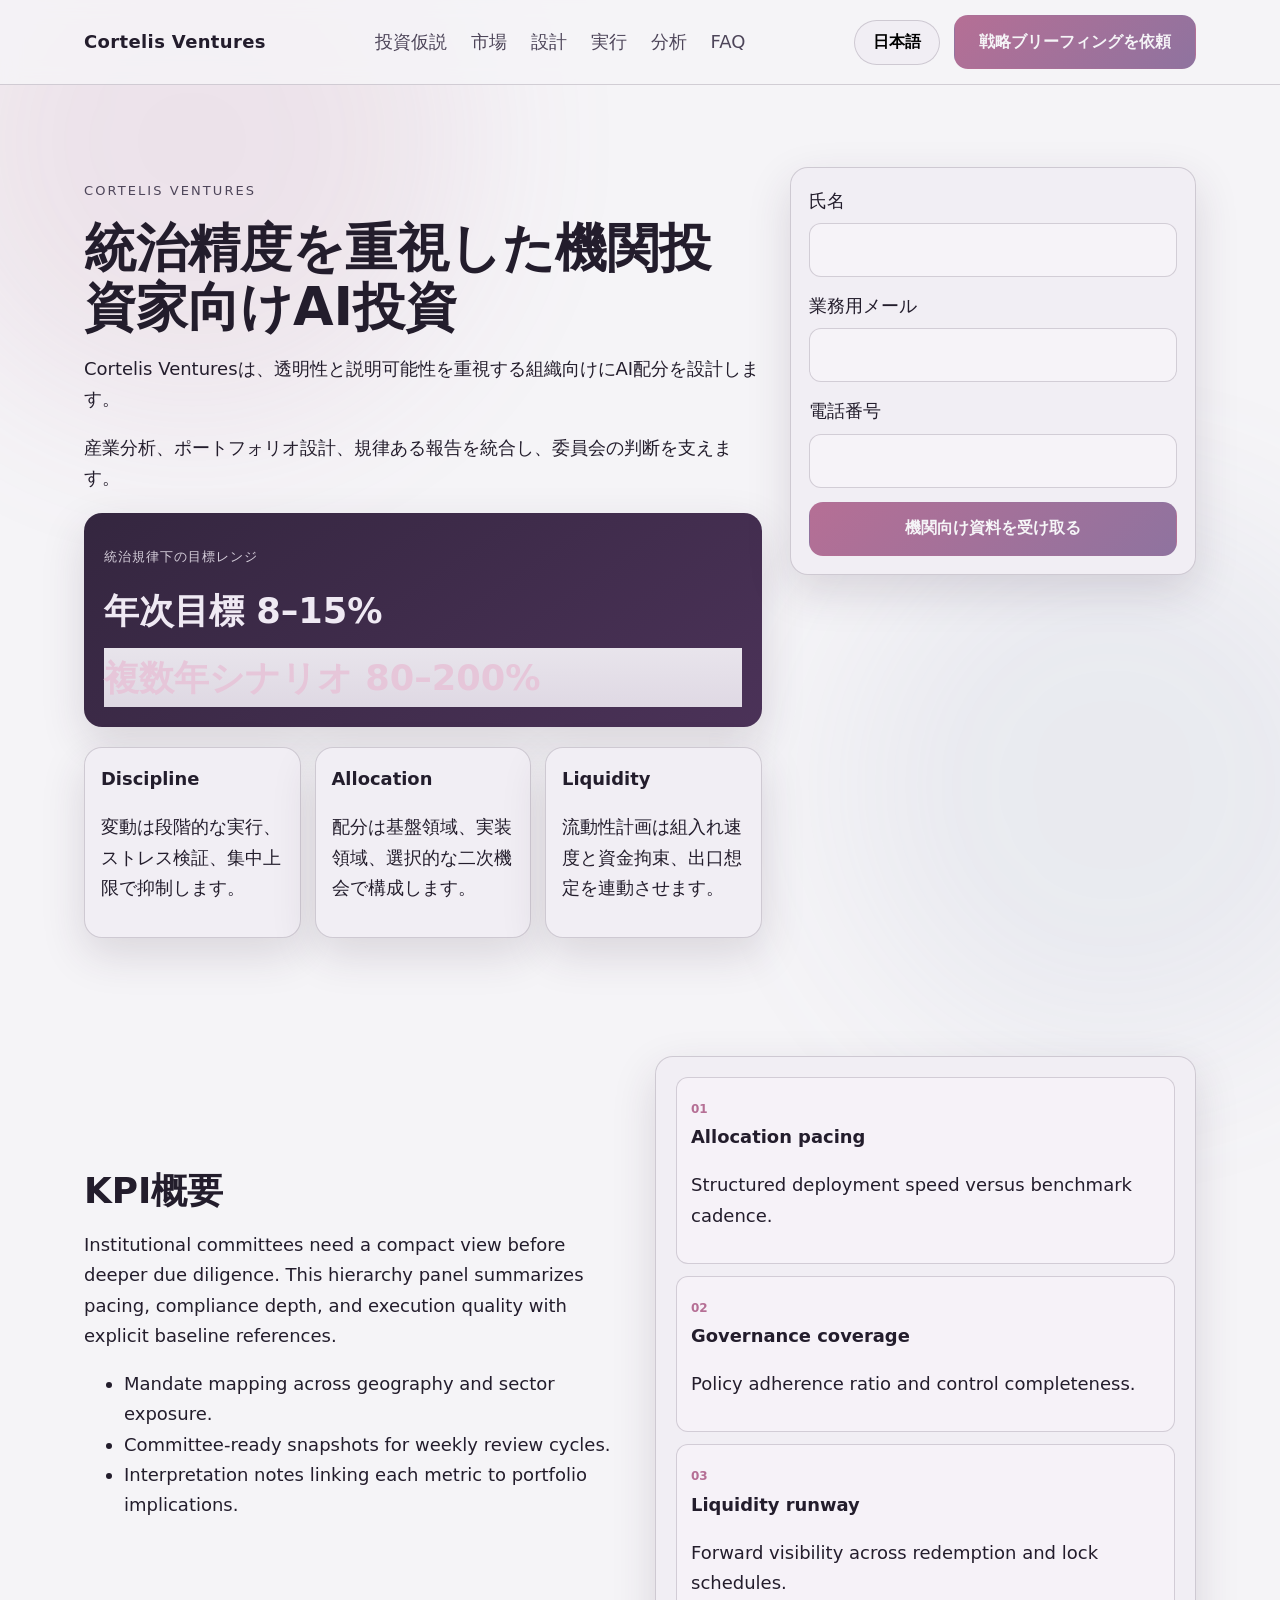
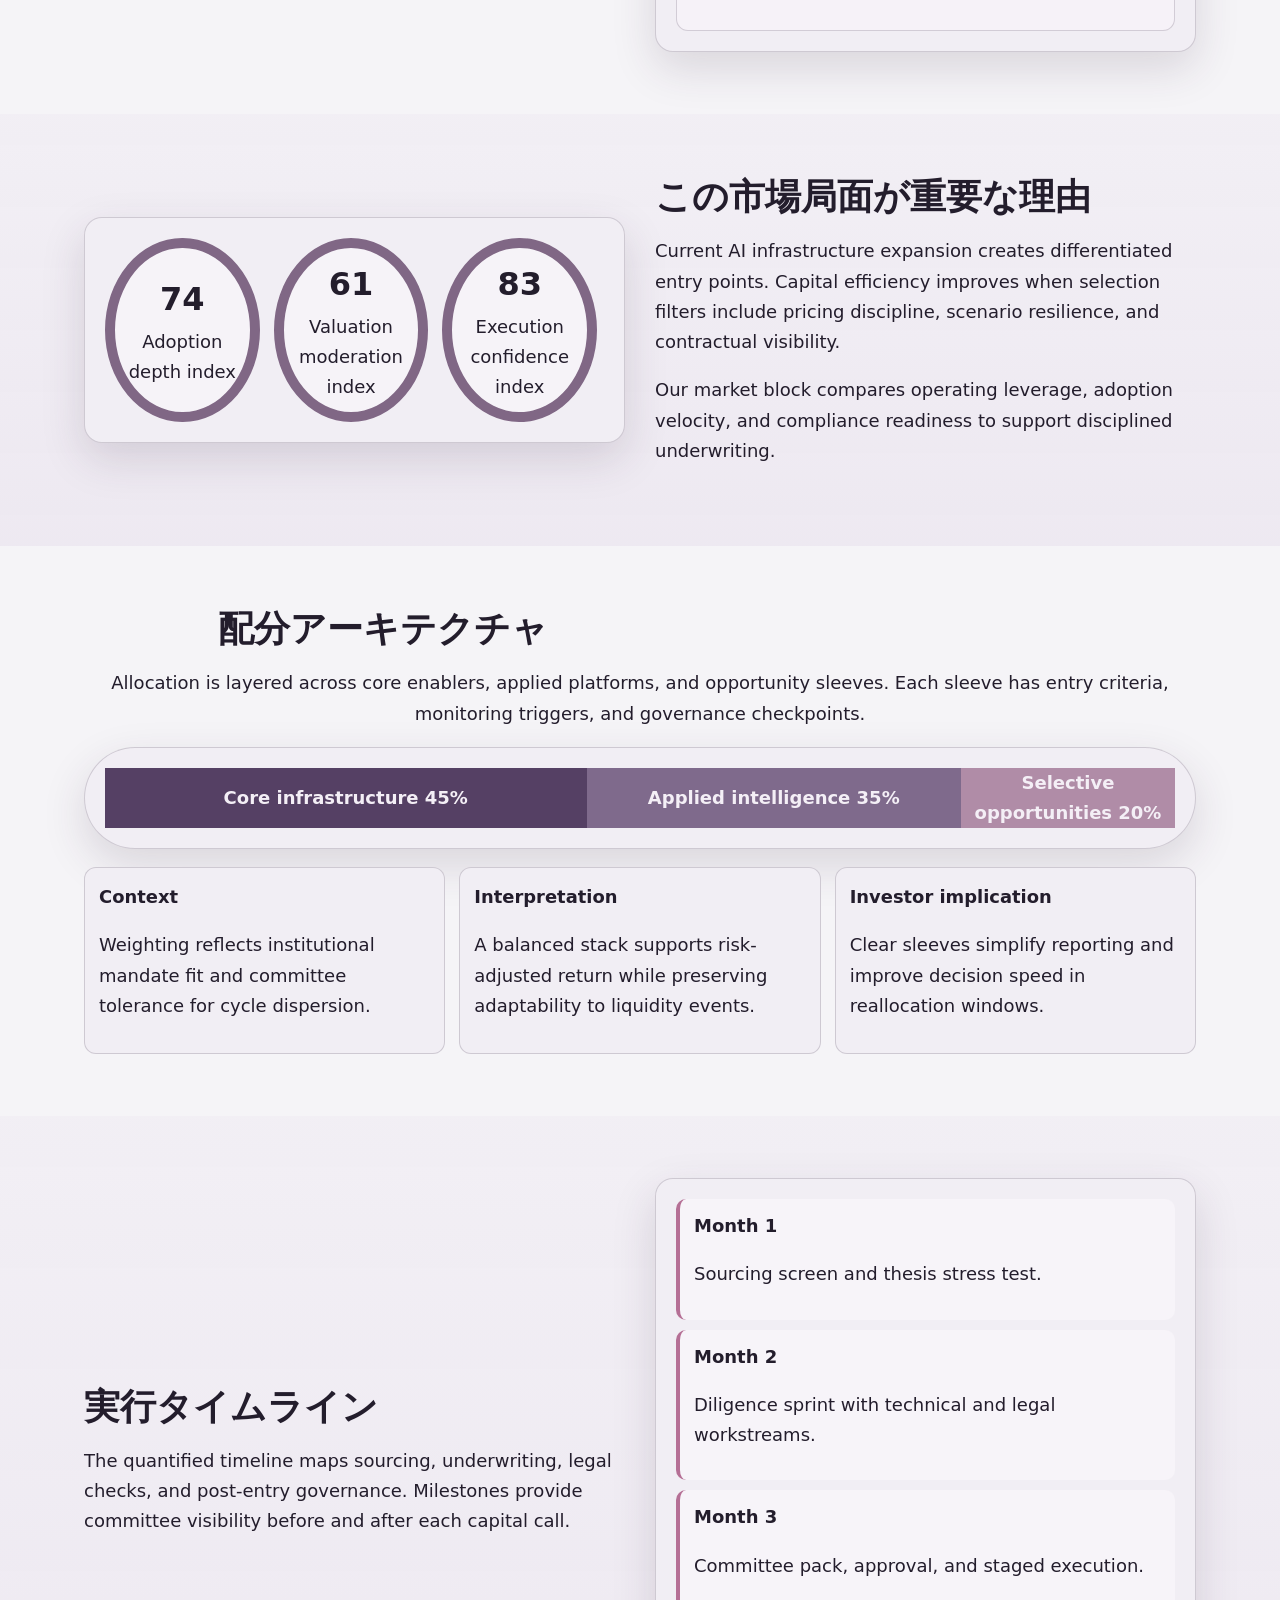
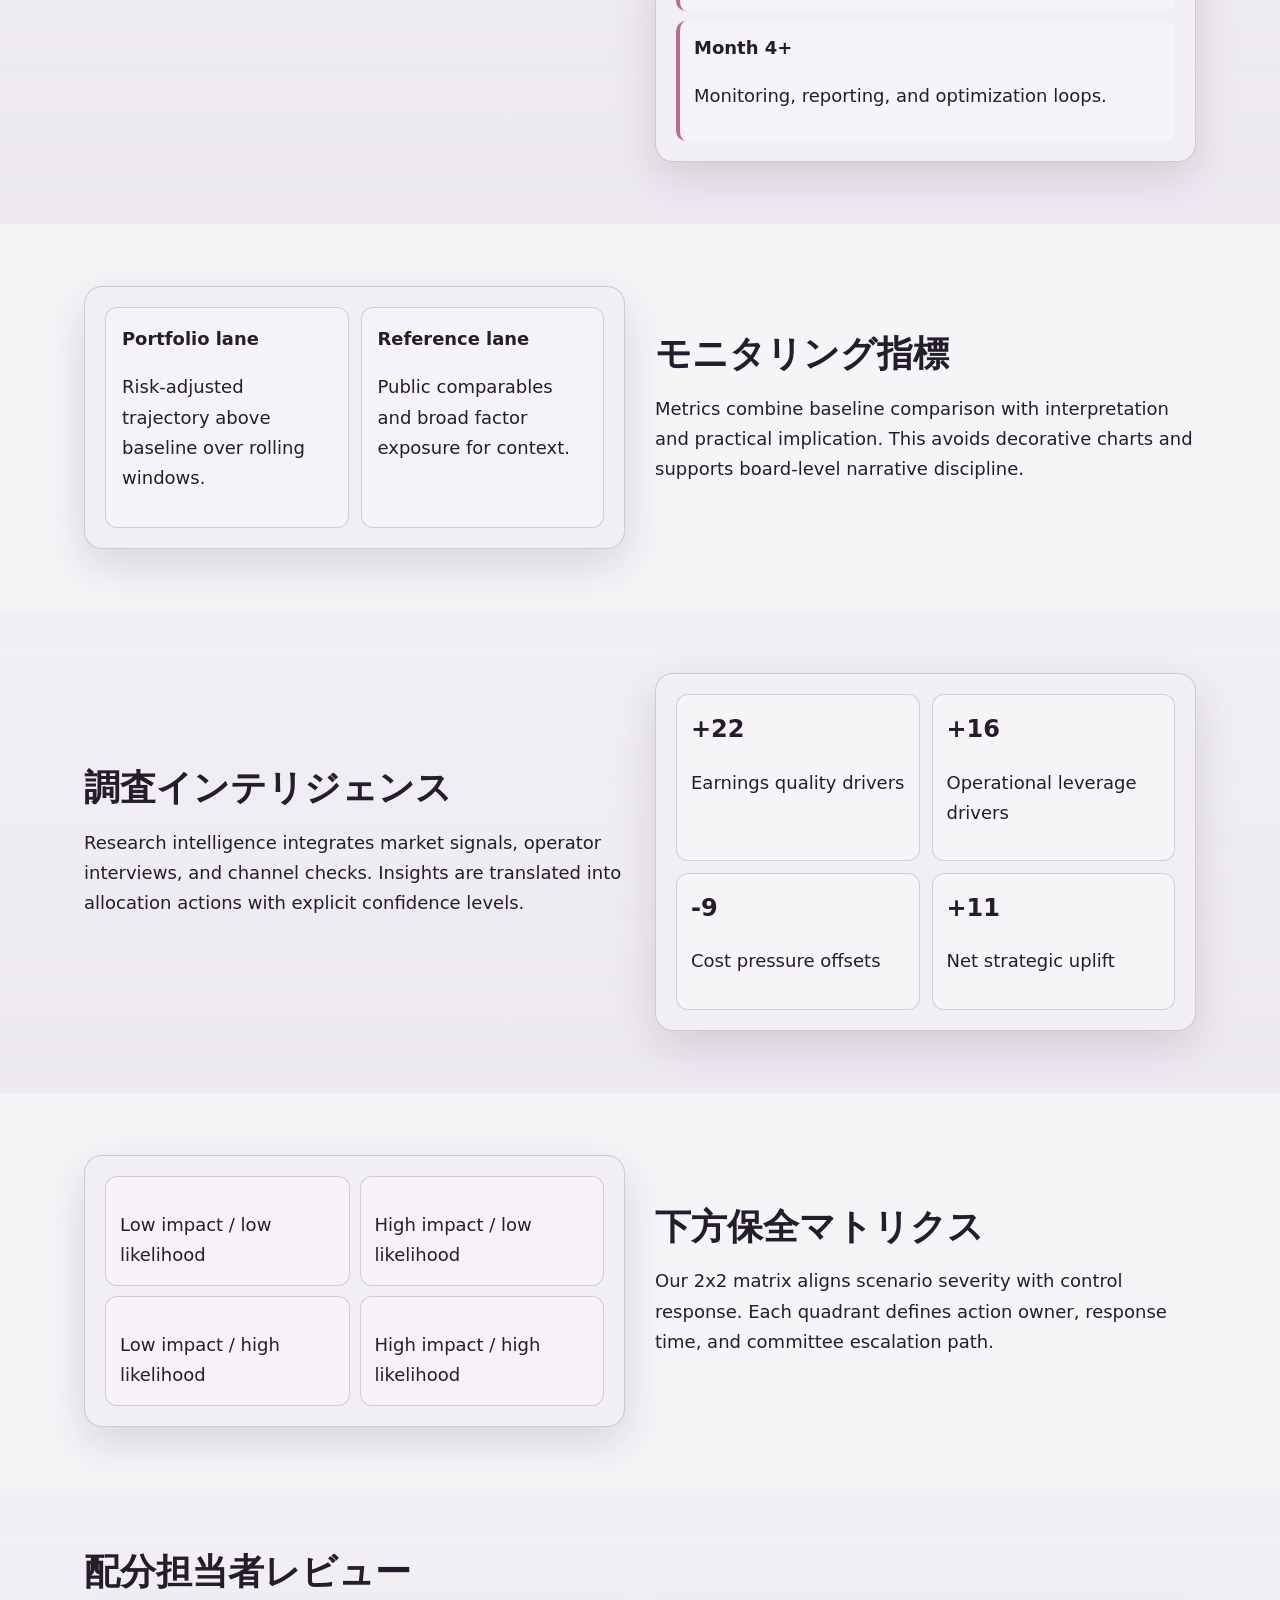
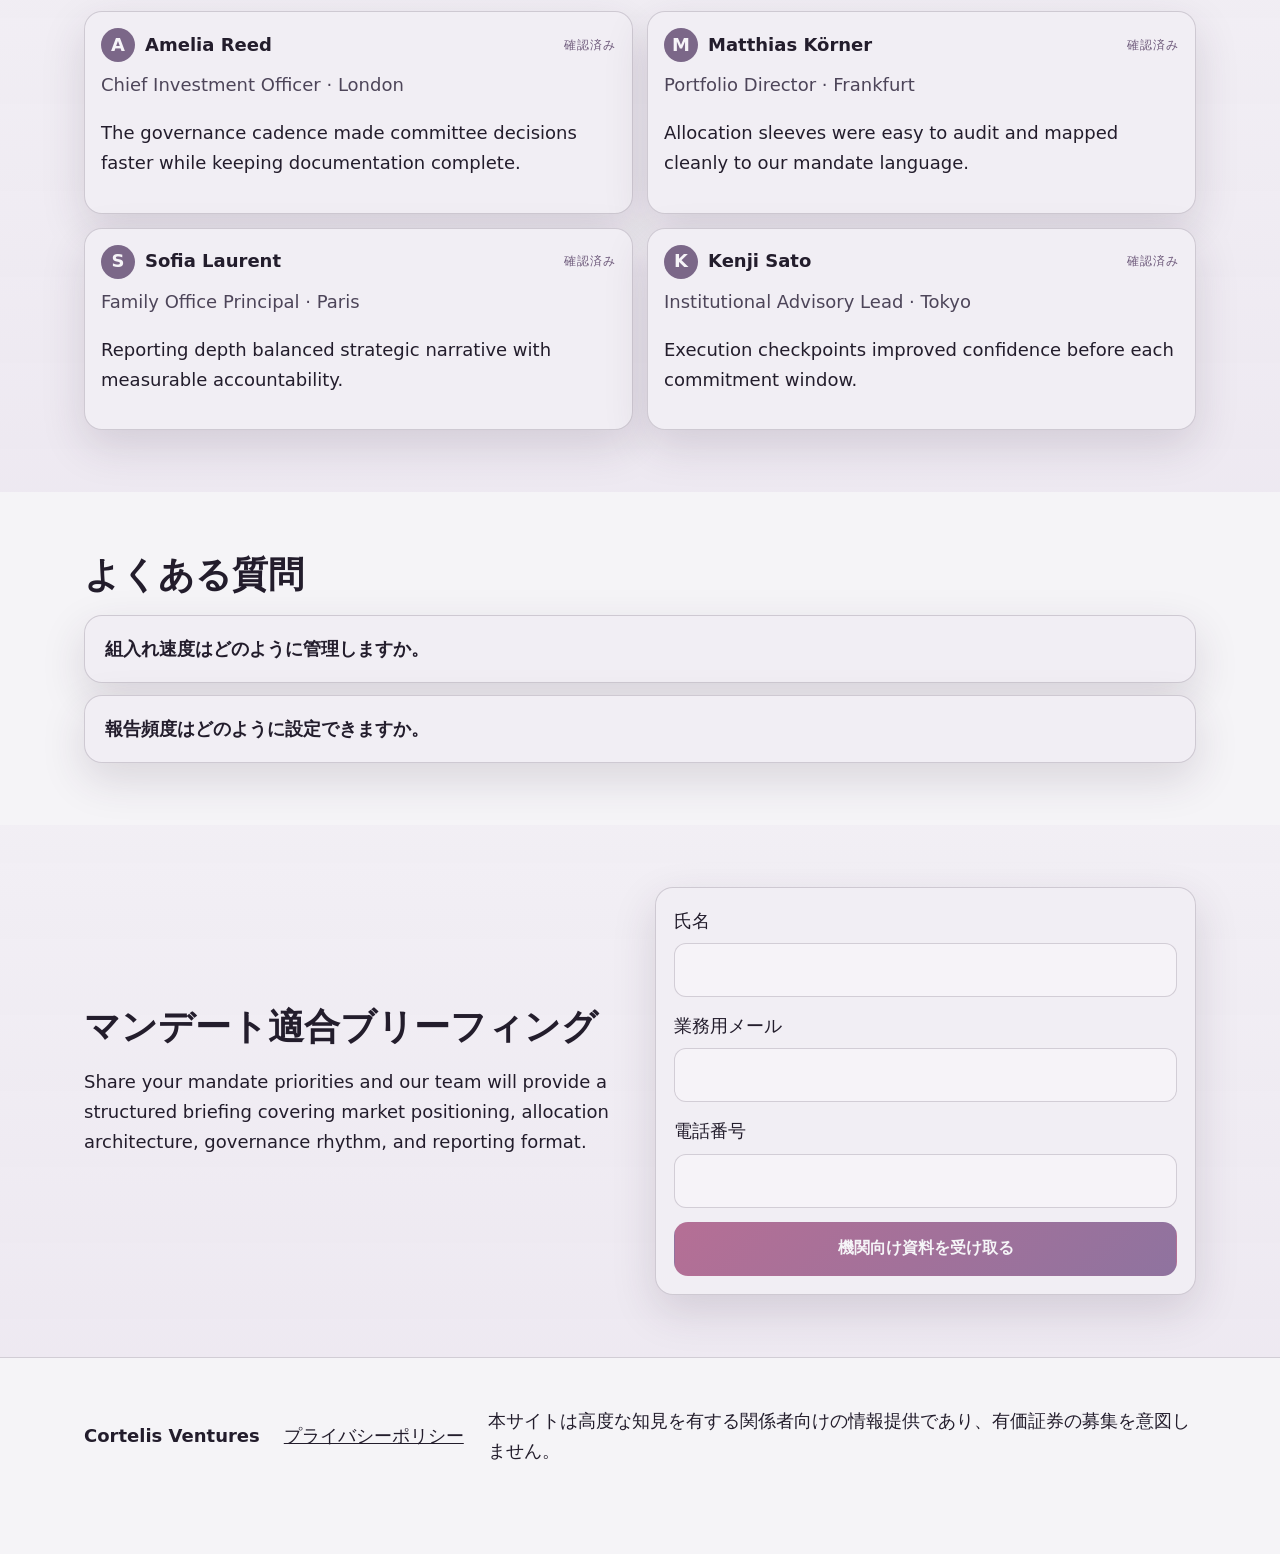
<file: jp/index.html>
<!doctype html><html lang="ja"><head><meta charset="utf-8"><meta name="viewport" content="width=device-width,initial-scale=1"><title>Cortelis Ventures | 機関投資家向けAI投資プラットフォーム</title><meta name="description" content="Cortelis Venturesは、機関投資家向けにAI投資の配分設計、統治、透明な報告体制を提供します。"><link rel="canonical" href="https://cortelisventures.com/jp/index.html"><link rel="alternate" hreflang="en" href="https://cortelisventures.com/index.html">
<link rel="alternate" hreflang="de" href="https://cortelisventures.com/de/index.html">
<link rel="alternate" hreflang="fr" href="https://cortelisventures.com/fr/index.html">
<link rel="alternate" hreflang="es" href="https://cortelisventures.com/es/index.html">
<link rel="alternate" hreflang="it" href="https://cortelisventures.com/it/index.html">
<link rel="alternate" hreflang="tr" href="https://cortelisventures.com/tr/index.html">
<link rel="alternate" hreflang="pt" href="https://cortelisventures.com/pt/index.html">
<link rel="alternate" hreflang="ja" href="https://cortelisventures.com/jp/index.html">
<link rel="alternate" hreflang="sk" href="https://cortelisventures.com/sk/index.html">
<link rel="alternate" hreflang="nl-BE" href="https://cortelisventures.com/be/index.html">
<link rel="alternate" hreflang="x-default" href="https://cortelisventures.com/index.html"><meta property="og:title" content="Cortelis Ventures | 機関投資家向けAI投資プラットフォーム"><meta property="og:description" content="Cortelis Venturesは、機関投資家向けにAI投資の配分設計、統治、透明な報告体制を提供します。"><meta property="og:type" content="website"><meta property="og:url" content="https://cortelisventures.com/jp/index.html"><meta name="twitter:card" content="summary_large_image"><meta name="twitter:title" content="Cortelis Ventures | 機関投資家向けAI投資プラットフォーム"><meta name="twitter:description" content="Cortelis Venturesは、機関投資家向けにAI投資の配分設計、統治、透明な報告体制を提供します。"><link rel="stylesheet" href="../assets/style.css"></head><body>
<div class="bg-glow glow-a"></div><div class="bg-glow glow-b"></div>
<header class="site-head"><div class="wrap head-flex"><a class="brand" href="../index.html">Cortelis Ventures</a><nav class="top-nav" aria-label="Primary"><a href="#s1">投資仮説</a><a href="#s2">市場</a><a href="#s3">設計</a><a href="#s4">実行</a><a href="#s5">分析</a><a href="#s6">FAQ</a></nav><div class="head-right"><div class="lang-drop"><button class="lang-pill" aria-expanded="false">日本語</button>
<div class="lang-menu" aria-label="Language selector menu">
  <a href="../index.html"><svg viewBox="0 0 60 36"><rect width="60" height="36" fill="#012169"/><path d="M0 0l60 36M60 0L0 36" stroke="#fff" stroke-width="8"/><path d="M0 0l60 36M60 0L0 36" stroke="#c8102e" stroke-width="4"/><rect x="24" width="12" height="36" fill="#fff"/><rect y="12" width="60" height="12" fill="#fff"/><rect x="26" width="8" height="36" fill="#c8102e"/><rect y="14" width="60" height="8" fill="#c8102e"/></svg>English</a>
  <a href="../de/index.html"><svg viewBox="0 0 60 36"><rect width="60" height="12" fill="#000"/><rect y="12" width="60" height="12" fill="#dd0000"/><rect y="24" width="60" height="12" fill="#ffce00"/></svg>Deutsch</a>
  <a href="../fr/index.html"><svg viewBox="0 0 60 36"><rect width="20" height="36" fill="#0055a4"/><rect x="20" width="20" height="36" fill="#f2f2f2"/><rect x="40" width="20" height="36" fill="#ef4135"/></svg>Français</a>
  <a href="../es/index.html"><svg viewBox="0 0 60 36"><rect width="60" height="9" fill="#aa151b"/><rect y="9" width="60" height="18" fill="#f1bf00"/><rect y="27" width="60" height="9" fill="#aa151b"/></svg>Español</a>
  <a href="../it/index.html"><svg viewBox="0 0 60 36"><rect width="20" height="36" fill="#009246"/><rect x="20" width="20" height="36" fill="#f2f2f2"/><rect x="40" width="20" height="36" fill="#ce2b37"/></svg>Italiano</a>
  <a href="../tr/index.html"><svg viewBox="0 0 60 36"><rect width="60" height="36" fill="#e30a17"/><circle cx="24" cy="18" r="8" fill="#fff"/><circle cx="27" cy="18" r="6" fill="#e30a17"/><path d="M34 18l5 2-3-4 4-1-4-1 3-4-5 2-5-2 3 4-4 1 4 1-3 4z" fill="#fff"/></svg>Türkçe</a>
  <a href="../pt/index.html"><svg viewBox="0 0 60 36"><rect width="24" height="36" fill="#006600"/><rect x="24" width="36" height="36" fill="#ff0000"/><circle cx="24" cy="18" r="7" fill="#ffcc00"/></svg>Português</a>
  <a href="../jp/index.html"><svg viewBox="0 0 60 36"><rect width="60" height="36" fill="#f6f6f4"/><circle cx="30" cy="18" r="9" fill="#bc002d"/></svg>日本語</a>
  <a href="../sk/index.html"><svg viewBox="0 0 60 36"><rect width="60" height="12" fill="#f2f2f2"/><rect y="12" width="60" height="12" fill="#0b4ea2"/><rect y="24" width="60" height="12" fill="#ee1c25"/></svg>Slovenčina</a>
  <a href="../be/index.html"><svg viewBox="0 0 60 36"><rect width="20" height="36" fill="#000"/><rect x="20" width="20" height="36" fill="#ffd90c"/><rect x="40" width="20" height="36" fill="#ef3340"/></svg>Belgium</a>
</div>
</div><a class="btn btn-main" href="#lead-a">戦略ブリーフィングを依頼</a><button class="burger" aria-label="Menu" aria-expanded="false"><span></span><span></span><span></span></button></div></div>
<div class="drawer" aria-hidden="true"><div class="drawer-inner"><button class="drawer-close" aria-label="Close menu">×</button><nav class="drawer-nav"><a href="#s1">投資仮説</a><a href="#s2">市場</a><a href="#s3">設計</a><a href="#s4">実行</a><a href="#s5">分析</a><a href="#s6">FAQ</a></nav><div class="drawer-lang"><a href="../index.html">English</a><a href="../de/index.html">Deutsch</a><a href="../fr/index.html">Français</a><a href="../es/index.html">Español</a><a href="../it/index.html">Italiano</a><a href="../tr/index.html">Türkçe</a><a href="../pt/index.html">Português</a><a href="../jp/index.html">日本語</a><a href="../sk/index.html">Slovenčina</a><a href="../be/index.html">Belgium</a></div><a class="btn btn-main" href="#lead-b">戦略ブリーフィングを依頼</a></div></div></header>
<main>
<section class="hero"><div class="wrap hero-grid"><div><p class="eyebrow">Cortelis Ventures</p><h1>統治精度を重視した機関投資家向けAI投資</h1><p>Cortelis Venturesは、透明性と説明可能性を重視する組織向けにAI配分を設計します。</p><p>産業分析、ポートフォリオ設計、規律ある報告を統合し、委員会の判断を支えます。</p><div class="ret-card"><p class="micro">統治規律下の目標レンジ</p><div class="ret-num">年次目標 8–15%</div><div class="ret-num alt">複数年シナリオ 80–200%</div></div><div class="tri-grid"><article><h3>Discipline</h3><p>変動は段階的な実行、ストレス検証、集中上限で抑制します。</p></article><article><h3>Allocation</h3><p>配分は基盤領域、実装領域、選択的な二次機会で構成します。</p></article><article><h3>Liquidity</h3><p>流動性計画は組入れ速度と資金拘束、出口想定を連動させます。</p></article></div></div>
<form id="lead-a" class="lead-form"><label>氏名<input type="text" required></label><label>業務用メール<input type="email" required></label><label>電話番号<input type="tel" required></label><button class="btn btn-main" type="submit">機関向け資料を受け取る</button></form></div></section>
<section class="kpi" id="s1"><div class="wrap split"><div><h2>KPI概要</h2><p>Institutional committees need a compact view before deeper due diligence. This hierarchy panel summarizes pacing, compliance depth, and execution quality with explicit baseline references.</p><ul><li>Mandate mapping across geography and sector exposure.</li><li>Committee-ready snapshots for weekly review cycles.</li><li>Interpretation notes linking each metric to portfolio implications.</li></ul></div><div class="visual kpi-panel"><div><span>01</span><h3>Allocation pacing</h3><p>Structured deployment speed versus benchmark cadence.</p></div><div><span>02</span><h3>Governance coverage</h3><p>Policy adherence ratio and control completeness.</p></div><div><span>03</span><h3>Liquidity runway</h3><p>Forward visibility across redemption and lock schedules.</p></div></div></div></section>
<section class="market alt" id="s2"><div class="wrap split rev"><div><h2>この市場局面が重要な理由</h2><p>Current AI infrastructure expansion creates differentiated entry points. Capital efficiency improves when selection filters include pricing discipline, scenario resilience, and contractual visibility.</p><p>Our market block compares operating leverage, adoption velocity, and compliance readiness to support disciplined underwriting.</p></div><div class="visual rings"><div class="ring"><strong>74</strong><span>Adoption depth index</span></div><div class="ring"><strong>61</strong><span>Valuation moderation index</span></div><div class="ring"><strong>83</strong><span>Execution confidence index</span></div></div></div></section>
<section class="arch" id="s3"><div class="wrap center"><h2>配分アーキテクチャ</h2><p>Allocation is layered across core enablers, applied platforms, and opportunity sleeves. Each sleeve has entry criteria, monitoring triggers, and governance checkpoints.</p><div class="visual stack"><div class="seg a">Core infrastructure 45%</div><div class="seg b">Applied intelligence 35%</div><div class="seg c">Selective opportunities 20%</div></div><div class="notes-grid"><article><h3>Context</h3><p>Weighting reflects institutional mandate fit and committee tolerance for cycle dispersion.</p></article><article><h3>Interpretation</h3><p>A balanced stack supports risk-adjusted return while preserving adaptability to liquidity events.</p></article><article><h3>Investor implication</h3><p>Clear sleeves simplify reporting and improve decision speed in reallocation windows.</p></article></div></div></section>
<section class="time alt" id="s4"><div class="wrap split"><div><h2>実行タイムライン</h2><p>The quantified timeline maps sourcing, underwriting, legal checks, and post-entry governance. Milestones provide committee visibility before and after each capital call.</p></div><div class="visual timeline"><div><b>Month 1</b><p>Sourcing screen and thesis stress test.</p></div><div><b>Month 2</b><p>Diligence sprint with technical and legal workstreams.</p></div><div><b>Month 3</b><p>Committee pack, approval, and staged execution.</p></div><div><b>Month 4+</b><p>Monitoring, reporting, and optimization loops.</p></div></div></div></section>
<section class="metrics" id="s5"><div class="wrap split rev"><div><h2>モニタリング指標</h2><p>Metrics combine baseline comparison with interpretation and practical implication. This avoids decorative charts and supports board-level narrative discipline.</p></div><div class="visual dual"><div class="col"><h3>Portfolio lane</h3><p>Risk-adjusted trajectory above baseline over rolling windows.</p></div><div class="col"><h3>Reference lane</h3><p>Public comparables and broad factor exposure for context.</p></div></div></div></section>
<section class="insight alt" id="s6"><div class="wrap split"><div><h2>調査インテリジェンス</h2><p>Research intelligence integrates market signals, operator interviews, and channel checks. Insights are translated into allocation actions with explicit confidence levels.</p></div><div class="visual waterfall"><div><span>+22</span><p>Earnings quality drivers</p></div><div><span>+16</span><p>Operational leverage drivers</p></div><div><span>-9</span><p>Cost pressure offsets</p></div><div><span>+11</span><p>Net strategic uplift</p></div></div></div></section>
<section class="matrix" id="s7"><div class="wrap split rev"><div><h2>下方保全マトリクス</h2><p>Our 2x2 matrix aligns scenario severity with control response. Each quadrant defines action owner, response time, and committee escalation path.</p></div><div class="visual grid2x2"><div>Low impact / low likelihood</div><div>High impact / low likelihood</div><div>Low impact / high likelihood</div><div>High impact / high likelihood</div></div></div></section>
<section class="reviews alt" id="s8"><div class="wrap"><h2>配分担当者レビュー</h2><div class="rev-grid"><article><div class="id-row"><span class="avatar">A</span><strong>Amelia Reed</strong><em>確認済み</em></div><p class="role">Chief Investment Officer · London</p><p>The governance cadence made committee decisions faster while keeping documentation complete.</p></article><article><div class="id-row"><span class="avatar">M</span><strong>Matthias Körner</strong><em>確認済み</em></div><p class="role">Portfolio Director · Frankfurt</p><p>Allocation sleeves were easy to audit and mapped cleanly to our mandate language.</p></article><article><div class="id-row"><span class="avatar">S</span><strong>Sofia Laurent</strong><em>確認済み</em></div><p class="role">Family Office Principal · Paris</p><p>Reporting depth balanced strategic narrative with measurable accountability.</p></article><article><div class="id-row"><span class="avatar">K</span><strong>Kenji Sato</strong><em>確認済み</em></div><p class="role">Institutional Advisory Lead · Tokyo</p><p>Execution checkpoints improved confidence before each commitment window.</p></article></div></div></section>
<section class="faq" id="s9"><div class="wrap"><h2>よくある質問</h2><div class="faq-list"><details class="faq-item"><summary>組入れ速度はどのように管理しますか。</summary><p>四半期ごとの委員会ゲート、シナリオ検証、適合点検で運用します。</p></details><details class="faq-item"><summary>報告頻度はどのように設定できますか。</summary><p>月次ダッシュボードと、要因分解を含む四半期メモを提供します。</p></details></div></div></section>
<section class="final alt" id="s10"><div class="wrap split"><div><h2>マンデート適合ブリーフィング</h2><p>Share your mandate priorities and our team will provide a structured briefing covering market positioning, allocation architecture, governance rhythm, and reporting format.</p></div>
<form id="lead-b" class="lead-form"><label>氏名<input type="text" required></label><label>業務用メール<input type="email" required></label><label>電話番号<input type="tel" required></label><button class="btn btn-main" type="submit">機関向け資料を受け取る</button></form></div></section>
</main>
<footer><div class="wrap foot"><p><strong>Cortelis Ventures</strong></p><a href="#" class="privacy-open">プライバシーポリシー</a><p>本サイトは高度な知見を有する関係者向けの情報提供であり、有価証券の募集を意図しません。</p></div></footer>
<div class="modal" aria-hidden="true"><div class="modal-card" role="dialog" aria-modal="true"><button class="modal-x" aria-label="閉じる"></button><h2>プライバシーポリシー</h2><div class="modal-scroll"><h3>Introduction</h3><p>Cortelis Ventures documents information handling standards for institutional communications, legal obligations, and transparent service quality.</p><h3>Data collection</h3><p>We collect identity, contact, technical interaction, and mandate profile details to deliver briefing materials and secure communications.</p><h3>Legal basis</h3><p>Processing is grounded in legitimate interest, contractual preparation, regulatory obligations, and explicit consent where required.</p><h3>Cookies</h3><p>Cookies are used for secure session continuity, analytics aggregation, and interface performance optimization.</p><h3>Retention</h3><p>Records are retained according to regulatory expectations, audit windows, and internal governance calendars.</p><h3>Third-party sharing</h3><p>Limited service providers may process data under contractual safeguards and confidentiality duties.</p><h3>Security</h3><p>Administrative, technical, and organizational controls protect against unauthorized access, alteration, or loss.</p><h3>User rights</h3><p>Users may request access, correction, portability, objection, and deletion where applicable by law.</p><h3>International transfers</h3><p>Cross-border transfer mechanisms rely on lawful safeguards and documented oversight procedures.</p><h3>Industry disclosure</h3><p>Market participation includes uncertainty, valuation dispersion, liquidity variation, and execution complexity.</p><h3>Contact</h3><p>For policy inquiries contact: governance@cortelisventures.com</p></div><div class="modal-foot"><button class="btn btn-ghost modal-close">閉じる</button></div></div></div>
<script type="application/ld+json">{"@context":"https://schema.org","@graph":[{"@type":"Organization","name":"Cortelis Ventures","url":"https://cortelisventures.com"},{"@type":"WebSite","name":"Cortelis Ventures","url":"https://cortelisventures.com/jp/index.html"},{"@type":"FAQPage","mainEntity":[{"@type":"Question","name":"Wie ist die Aufsicht organisiert?","acceptedAnswer":{"@type":"Answer","text":"Structured committee cadence with documented controls."}}]},{"@type":"Review","author":{"@type":"Person","name":"Amelia Reed"},"reviewBody":"Governance and reporting quality supported our committee process.","itemReviewed":{"@type":"Organization","name":"Cortelis Ventures"}}]}</script>
<script defer src="../assets/app.js"></script></body></html>
</file>
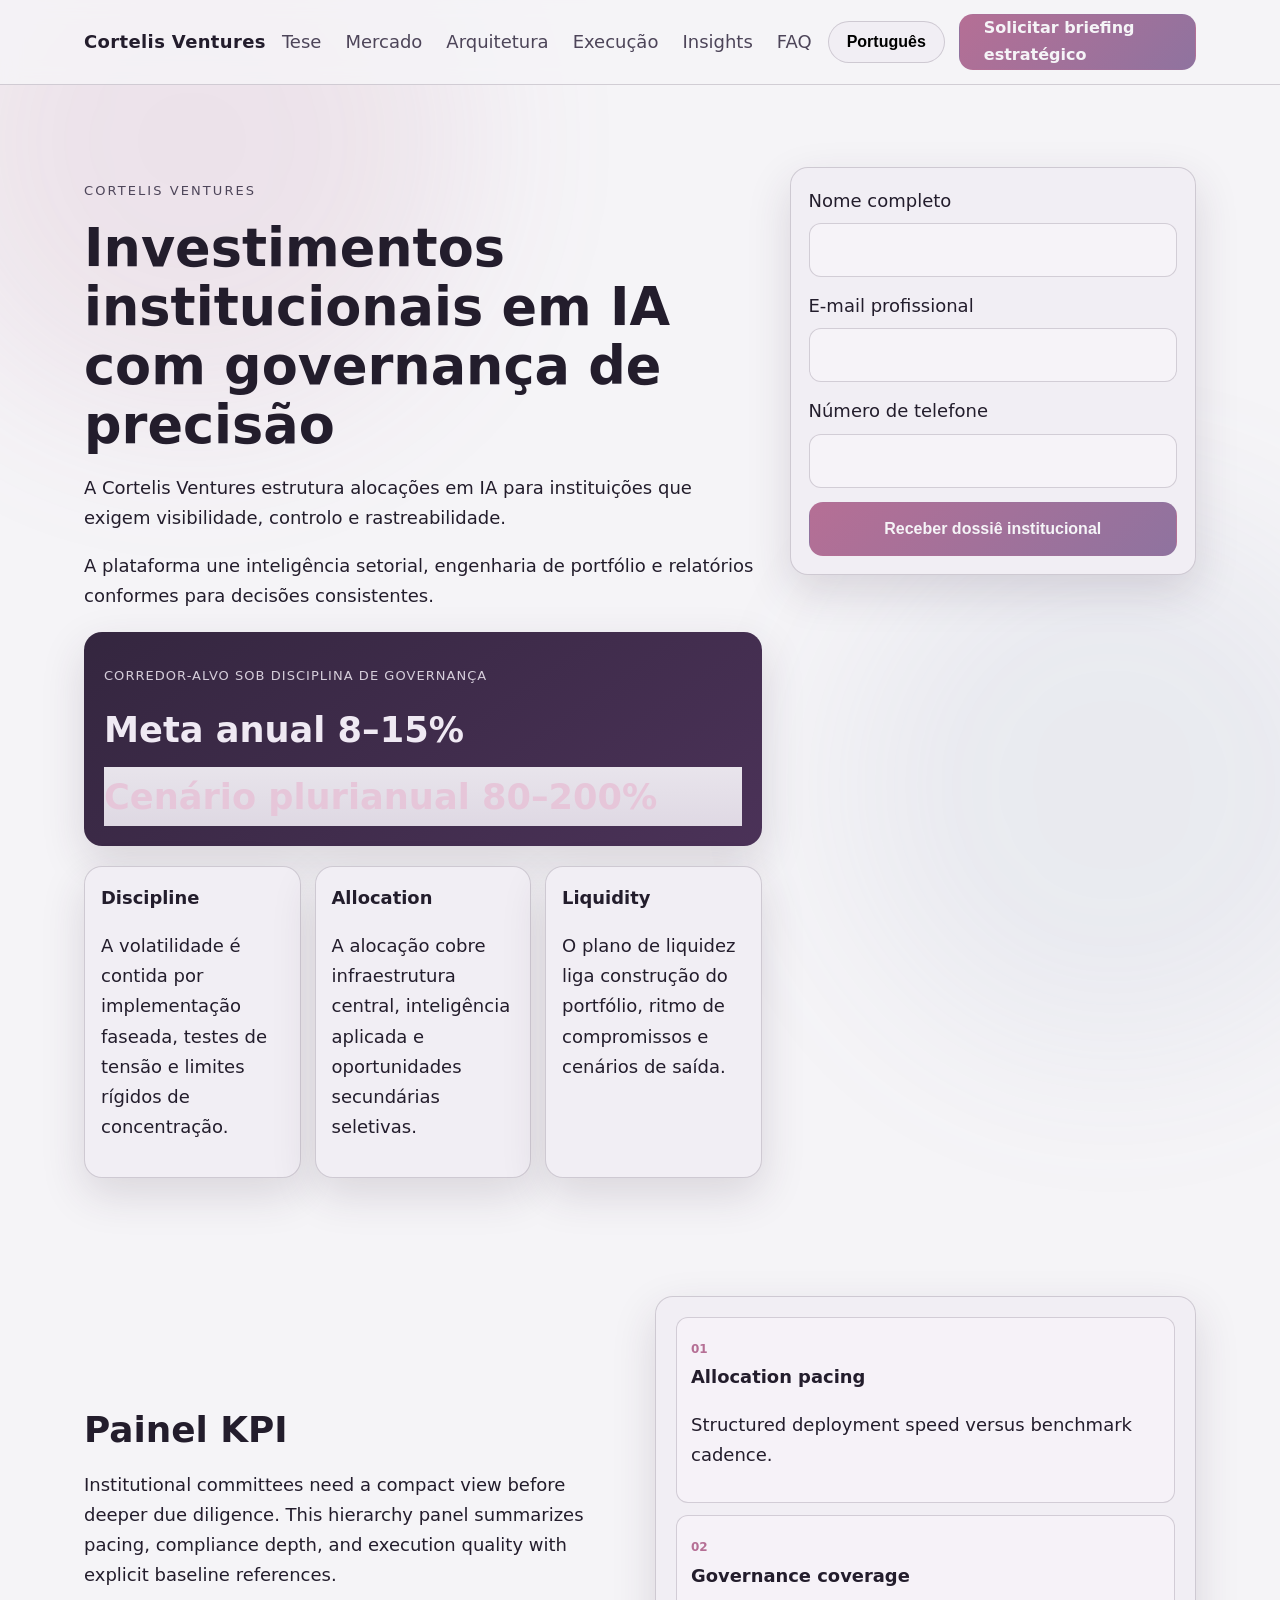
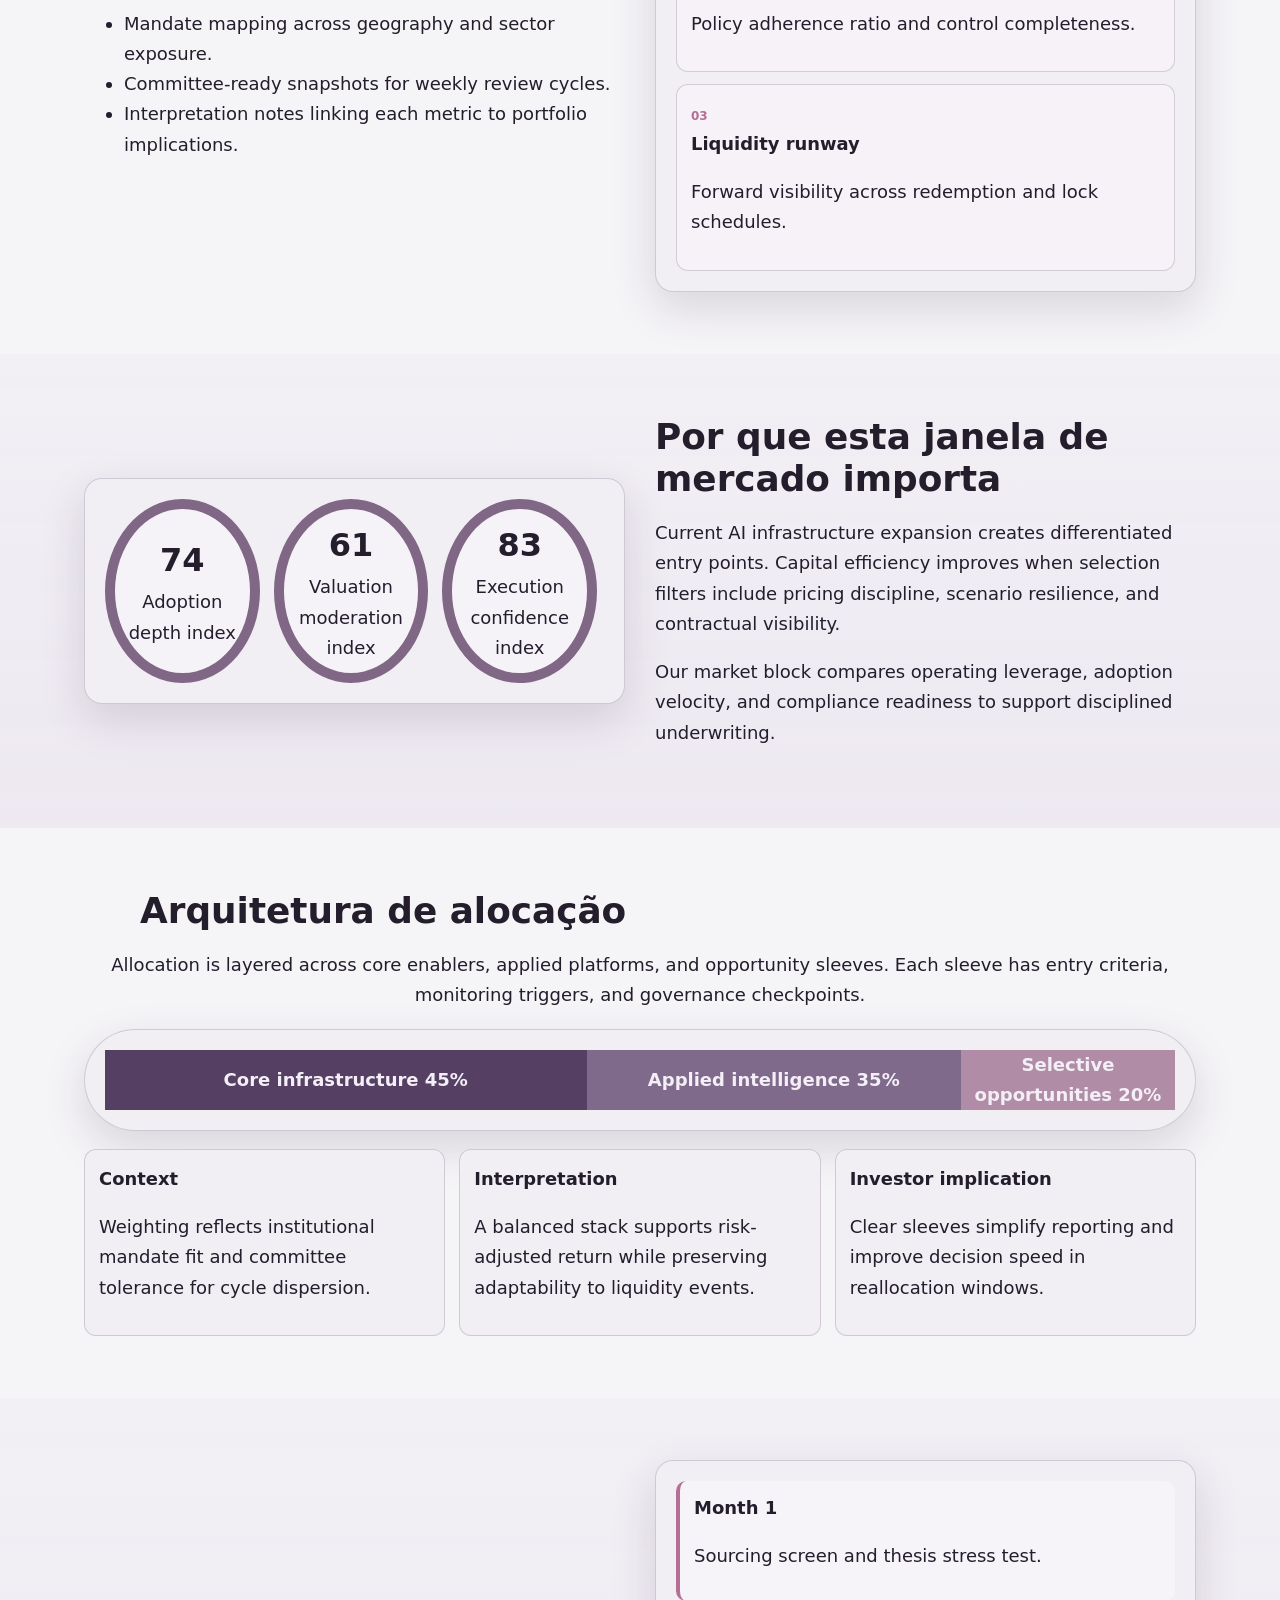
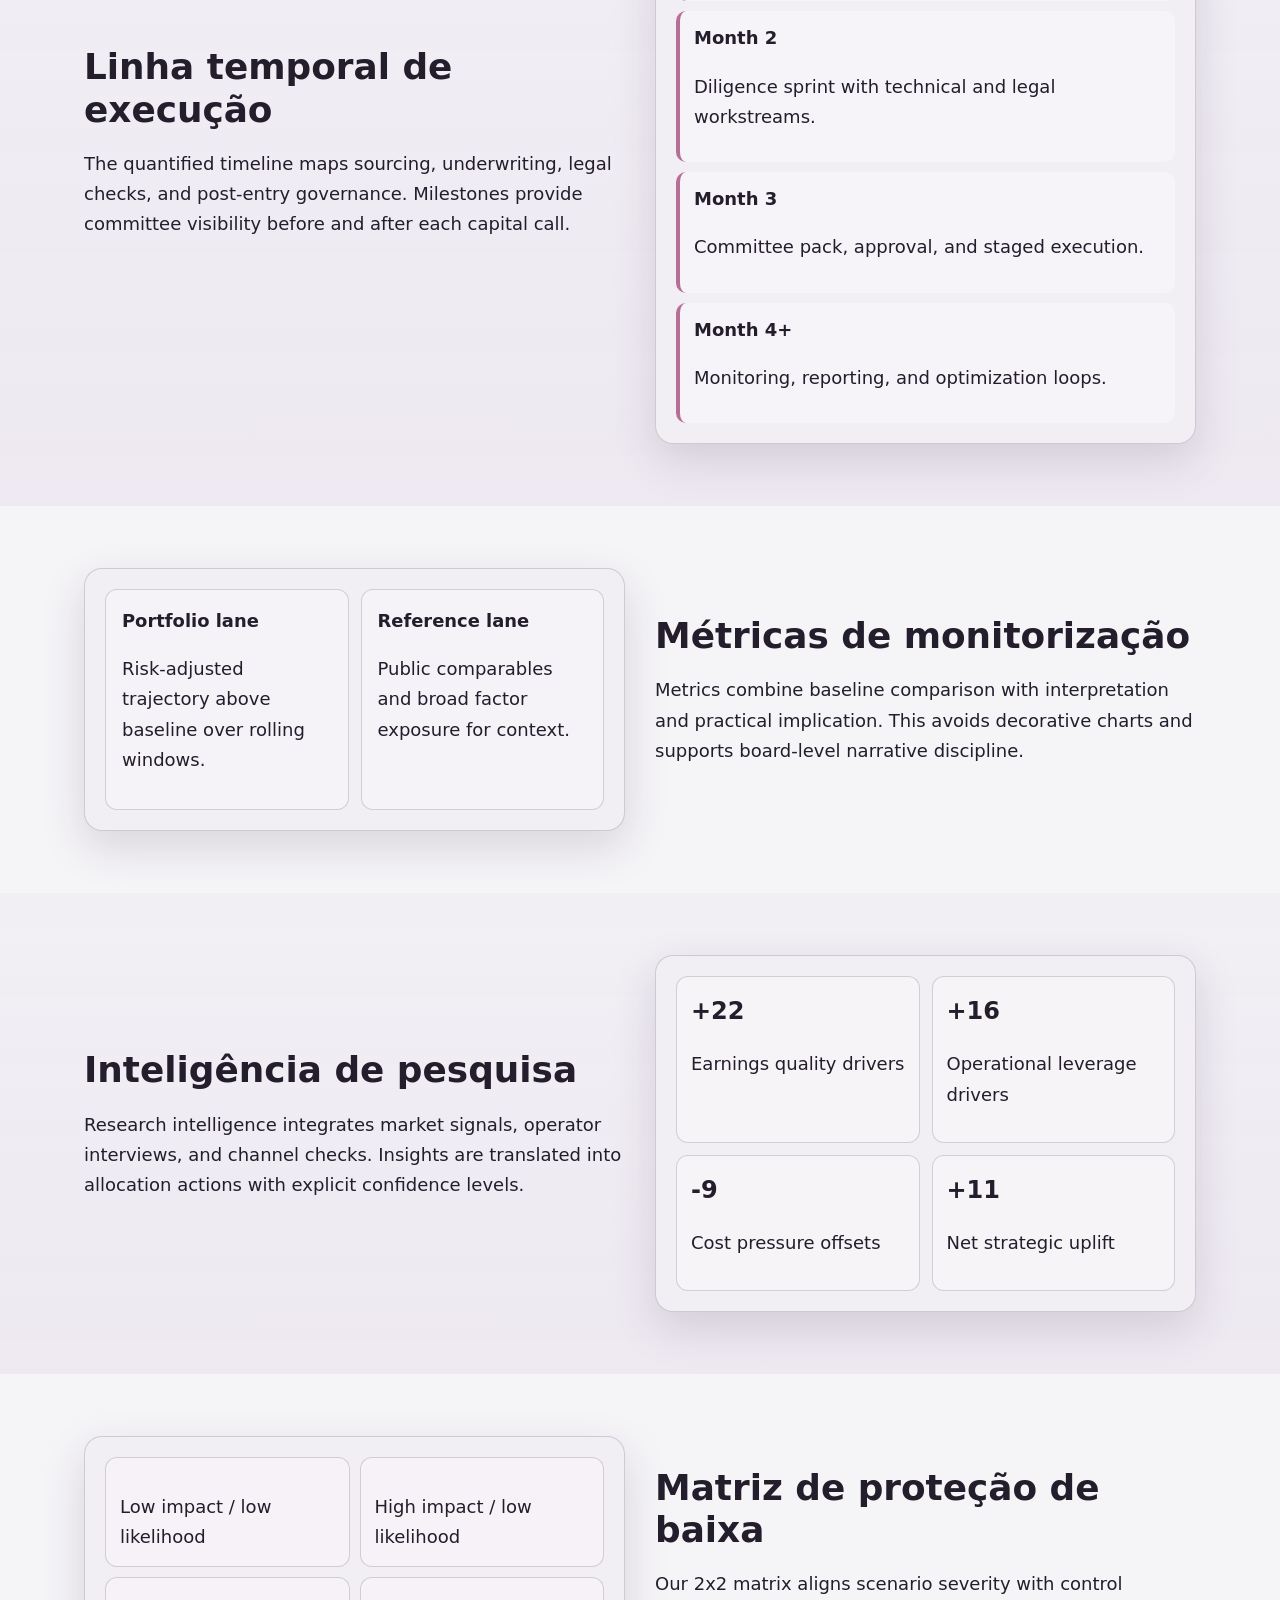
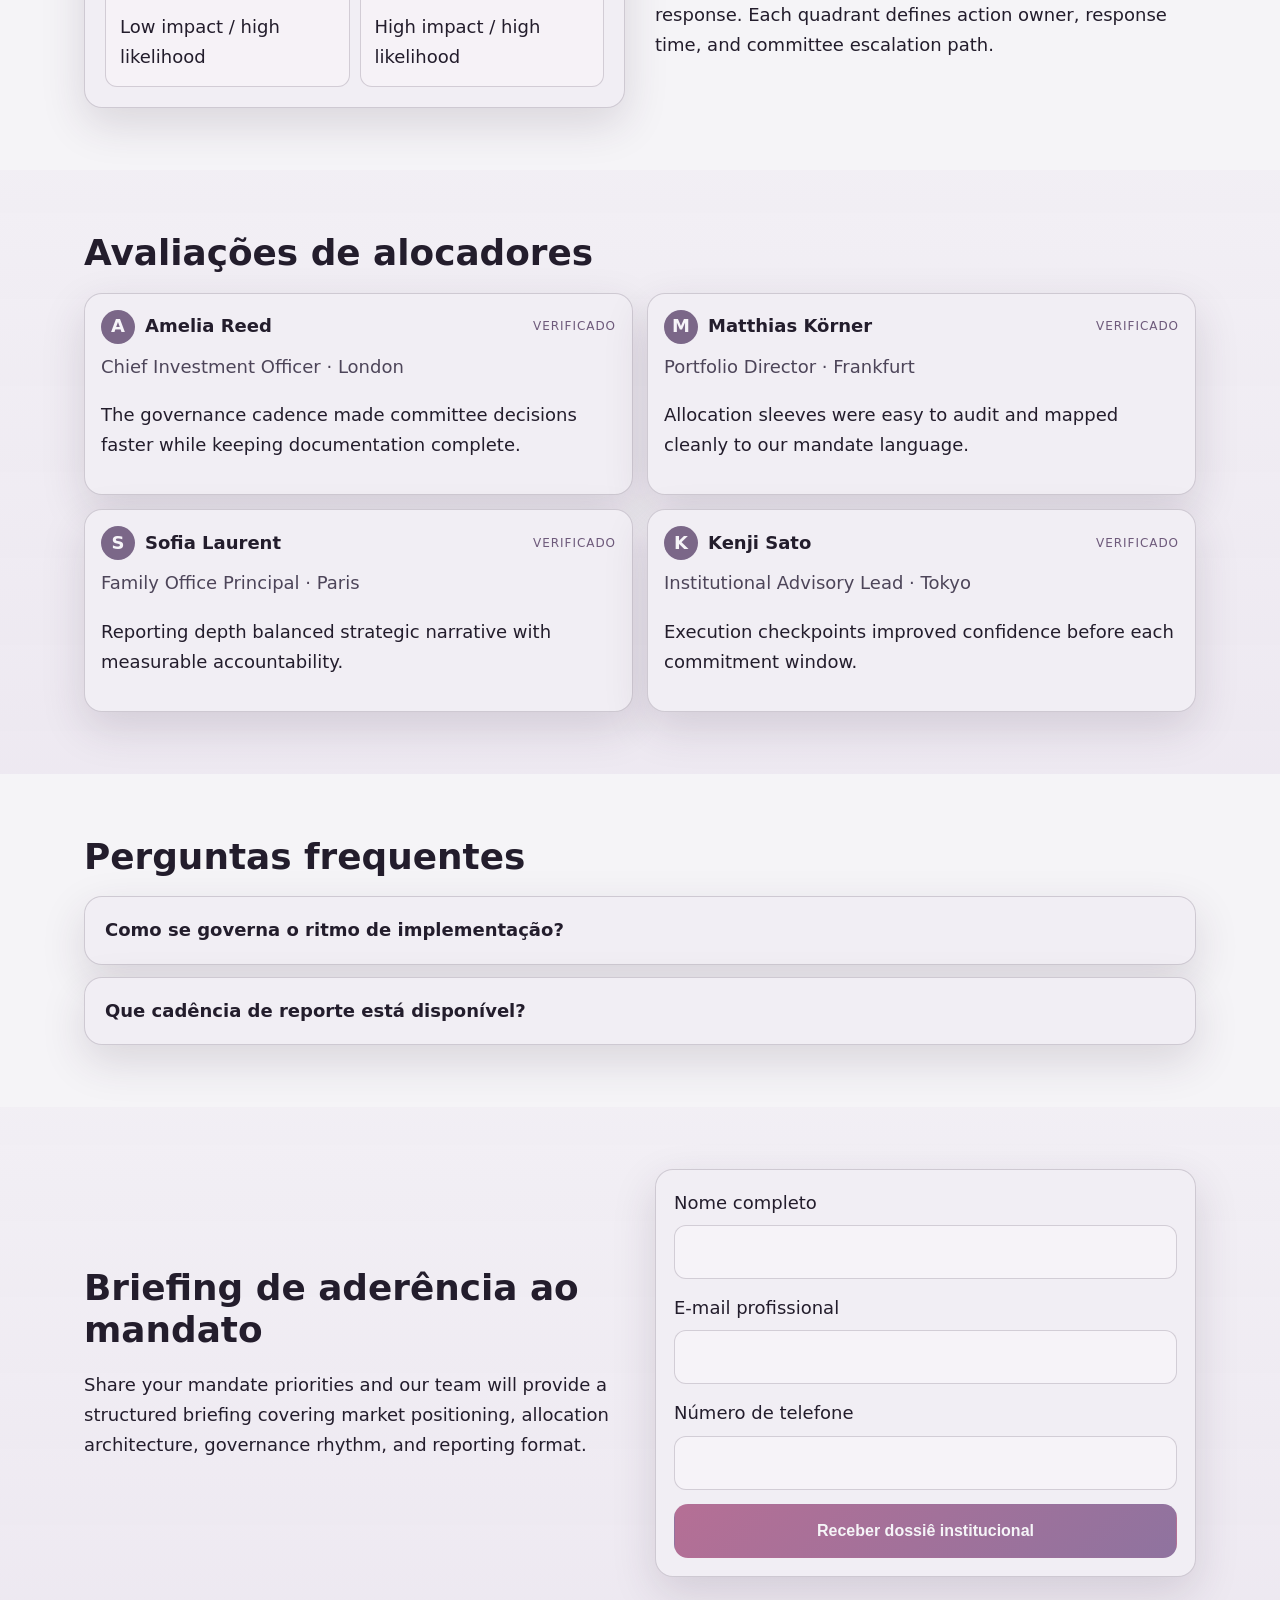
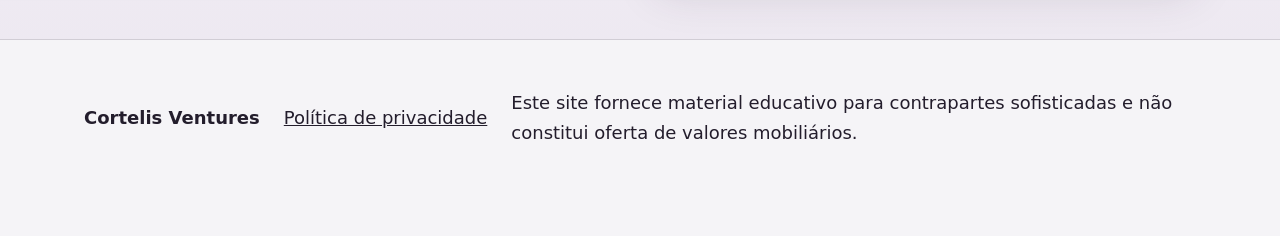
<file: pt/index.html>
<!doctype html><html lang="pt"><head><meta charset="utf-8"><meta name="viewport" content="width=device-width,initial-scale=1"><title>Cortelis Ventures | Plataforma institucional de investimentos em IA</title><meta name="description" content="Cortelis Ventures entrega investimentos em IA para instituições com alocação disciplinada, governança e relatórios transparentes."><link rel="canonical" href="https://cortelisventures.com/pt/index.html"><link rel="alternate" hreflang="en" href="https://cortelisventures.com/index.html">
<link rel="alternate" hreflang="de" href="https://cortelisventures.com/de/index.html">
<link rel="alternate" hreflang="fr" href="https://cortelisventures.com/fr/index.html">
<link rel="alternate" hreflang="es" href="https://cortelisventures.com/es/index.html">
<link rel="alternate" hreflang="it" href="https://cortelisventures.com/it/index.html">
<link rel="alternate" hreflang="tr" href="https://cortelisventures.com/tr/index.html">
<link rel="alternate" hreflang="pt" href="https://cortelisventures.com/pt/index.html">
<link rel="alternate" hreflang="ja" href="https://cortelisventures.com/jp/index.html">
<link rel="alternate" hreflang="sk" href="https://cortelisventures.com/sk/index.html">
<link rel="alternate" hreflang="nl-BE" href="https://cortelisventures.com/be/index.html">
<link rel="alternate" hreflang="x-default" href="https://cortelisventures.com/index.html"><meta property="og:title" content="Cortelis Ventures | Plataforma institucional de investimentos em IA"><meta property="og:description" content="Cortelis Ventures entrega investimentos em IA para instituições com alocação disciplinada, governança e relatórios transparentes."><meta property="og:type" content="website"><meta property="og:url" content="https://cortelisventures.com/pt/index.html"><meta name="twitter:card" content="summary_large_image"><meta name="twitter:title" content="Cortelis Ventures | Plataforma institucional de investimentos em IA"><meta name="twitter:description" content="Cortelis Ventures entrega investimentos em IA para instituições com alocação disciplinada, governança e relatórios transparentes."><link rel="stylesheet" href="../assets/style.css"></head><body>
<div class="bg-glow glow-a"></div><div class="bg-glow glow-b"></div>
<header class="site-head"><div class="wrap head-flex"><a class="brand" href="../index.html">Cortelis Ventures</a><nav class="top-nav" aria-label="Primary"><a href="#s1">Tese</a><a href="#s2">Mercado</a><a href="#s3">Arquitetura</a><a href="#s4">Execução</a><a href="#s5">Insights</a><a href="#s6">FAQ</a></nav><div class="head-right"><div class="lang-drop"><button class="lang-pill" aria-expanded="false">Português</button>
<div class="lang-menu" aria-label="Language selector menu">
  <a href="../index.html"><svg viewBox="0 0 60 36"><rect width="60" height="36" fill="#012169"/><path d="M0 0l60 36M60 0L0 36" stroke="#fff" stroke-width="8"/><path d="M0 0l60 36M60 0L0 36" stroke="#c8102e" stroke-width="4"/><rect x="24" width="12" height="36" fill="#fff"/><rect y="12" width="60" height="12" fill="#fff"/><rect x="26" width="8" height="36" fill="#c8102e"/><rect y="14" width="60" height="8" fill="#c8102e"/></svg>English</a>
  <a href="../de/index.html"><svg viewBox="0 0 60 36"><rect width="60" height="12" fill="#000"/><rect y="12" width="60" height="12" fill="#dd0000"/><rect y="24" width="60" height="12" fill="#ffce00"/></svg>Deutsch</a>
  <a href="../fr/index.html"><svg viewBox="0 0 60 36"><rect width="20" height="36" fill="#0055a4"/><rect x="20" width="20" height="36" fill="#f2f2f2"/><rect x="40" width="20" height="36" fill="#ef4135"/></svg>Français</a>
  <a href="../es/index.html"><svg viewBox="0 0 60 36"><rect width="60" height="9" fill="#aa151b"/><rect y="9" width="60" height="18" fill="#f1bf00"/><rect y="27" width="60" height="9" fill="#aa151b"/></svg>Español</a>
  <a href="../it/index.html"><svg viewBox="0 0 60 36"><rect width="20" height="36" fill="#009246"/><rect x="20" width="20" height="36" fill="#f2f2f2"/><rect x="40" width="20" height="36" fill="#ce2b37"/></svg>Italiano</a>
  <a href="../tr/index.html"><svg viewBox="0 0 60 36"><rect width="60" height="36" fill="#e30a17"/><circle cx="24" cy="18" r="8" fill="#fff"/><circle cx="27" cy="18" r="6" fill="#e30a17"/><path d="M34 18l5 2-3-4 4-1-4-1 3-4-5 2-5-2 3 4-4 1 4 1-3 4z" fill="#fff"/></svg>Türkçe</a>
  <a href="../pt/index.html"><svg viewBox="0 0 60 36"><rect width="24" height="36" fill="#006600"/><rect x="24" width="36" height="36" fill="#ff0000"/><circle cx="24" cy="18" r="7" fill="#ffcc00"/></svg>Português</a>
  <a href="../jp/index.html"><svg viewBox="0 0 60 36"><rect width="60" height="36" fill="#f6f6f4"/><circle cx="30" cy="18" r="9" fill="#bc002d"/></svg>日本語</a>
  <a href="../sk/index.html"><svg viewBox="0 0 60 36"><rect width="60" height="12" fill="#f2f2f2"/><rect y="12" width="60" height="12" fill="#0b4ea2"/><rect y="24" width="60" height="12" fill="#ee1c25"/></svg>Slovenčina</a>
  <a href="../be/index.html"><svg viewBox="0 0 60 36"><rect width="20" height="36" fill="#000"/><rect x="20" width="20" height="36" fill="#ffd90c"/><rect x="40" width="20" height="36" fill="#ef3340"/></svg>Belgium</a>
</div>
</div><a class="btn btn-main" href="#lead-a">Solicitar briefing estratégico</a><button class="burger" aria-label="Menu" aria-expanded="false"><span></span><span></span><span></span></button></div></div>
<div class="drawer" aria-hidden="true"><div class="drawer-inner"><button class="drawer-close" aria-label="Close menu">×</button><nav class="drawer-nav"><a href="#s1">Tese</a><a href="#s2">Mercado</a><a href="#s3">Arquitetura</a><a href="#s4">Execução</a><a href="#s5">Insights</a><a href="#s6">FAQ</a></nav><div class="drawer-lang"><a href="../index.html">English</a><a href="../de/index.html">Deutsch</a><a href="../fr/index.html">Français</a><a href="../es/index.html">Español</a><a href="../it/index.html">Italiano</a><a href="../tr/index.html">Türkçe</a><a href="../pt/index.html">Português</a><a href="../jp/index.html">日本語</a><a href="../sk/index.html">Slovenčina</a><a href="../be/index.html">Belgium</a></div><a class="btn btn-main" href="#lead-b">Solicitar briefing estratégico</a></div></div></header>
<main>
<section class="hero"><div class="wrap hero-grid"><div><p class="eyebrow">Cortelis Ventures</p><h1>Investimentos institucionais em IA com governança de precisão</h1><p>A Cortelis Ventures estrutura alocações em IA para instituições que exigem visibilidade, controlo e rastreabilidade.</p><p>A plataforma une inteligência setorial, engenharia de portfólio e relatórios conformes para decisões consistentes.</p><div class="ret-card"><p class="micro">Corredor-alvo sob disciplina de governança</p><div class="ret-num">Meta anual 8–15%</div><div class="ret-num alt">Cenário plurianual 80–200%</div></div><div class="tri-grid"><article><h3>Discipline</h3><p>A volatilidade é contida por implementação faseada, testes de tensão e limites rígidos de concentração.</p></article><article><h3>Allocation</h3><p>A alocação cobre infraestrutura central, inteligência aplicada e oportunidades secundárias seletivas.</p></article><article><h3>Liquidity</h3><p>O plano de liquidez liga construção do portfólio, ritmo de compromissos e cenários de saída.</p></article></div></div>
<form id="lead-a" class="lead-form"><label>Nome completo<input type="text" required></label><label>E-mail profissional<input type="email" required></label><label>Número de telefone<input type="tel" required></label><button class="btn btn-main" type="submit">Receber dossiê institucional</button></form></div></section>
<section class="kpi" id="s1"><div class="wrap split"><div><h2>Painel KPI</h2><p>Institutional committees need a compact view before deeper due diligence. This hierarchy panel summarizes pacing, compliance depth, and execution quality with explicit baseline references.</p><ul><li>Mandate mapping across geography and sector exposure.</li><li>Committee-ready snapshots for weekly review cycles.</li><li>Interpretation notes linking each metric to portfolio implications.</li></ul></div><div class="visual kpi-panel"><div><span>01</span><h3>Allocation pacing</h3><p>Structured deployment speed versus benchmark cadence.</p></div><div><span>02</span><h3>Governance coverage</h3><p>Policy adherence ratio and control completeness.</p></div><div><span>03</span><h3>Liquidity runway</h3><p>Forward visibility across redemption and lock schedules.</p></div></div></div></section>
<section class="market alt" id="s2"><div class="wrap split rev"><div><h2>Por que esta janela de mercado importa</h2><p>Current AI infrastructure expansion creates differentiated entry points. Capital efficiency improves when selection filters include pricing discipline, scenario resilience, and contractual visibility.</p><p>Our market block compares operating leverage, adoption velocity, and compliance readiness to support disciplined underwriting.</p></div><div class="visual rings"><div class="ring"><strong>74</strong><span>Adoption depth index</span></div><div class="ring"><strong>61</strong><span>Valuation moderation index</span></div><div class="ring"><strong>83</strong><span>Execution confidence index</span></div></div></div></section>
<section class="arch" id="s3"><div class="wrap center"><h2>Arquitetura de alocação</h2><p>Allocation is layered across core enablers, applied platforms, and opportunity sleeves. Each sleeve has entry criteria, monitoring triggers, and governance checkpoints.</p><div class="visual stack"><div class="seg a">Core infrastructure 45%</div><div class="seg b">Applied intelligence 35%</div><div class="seg c">Selective opportunities 20%</div></div><div class="notes-grid"><article><h3>Context</h3><p>Weighting reflects institutional mandate fit and committee tolerance for cycle dispersion.</p></article><article><h3>Interpretation</h3><p>A balanced stack supports risk-adjusted return while preserving adaptability to liquidity events.</p></article><article><h3>Investor implication</h3><p>Clear sleeves simplify reporting and improve decision speed in reallocation windows.</p></article></div></div></section>
<section class="time alt" id="s4"><div class="wrap split"><div><h2>Linha temporal de execução</h2><p>The quantified timeline maps sourcing, underwriting, legal checks, and post-entry governance. Milestones provide committee visibility before and after each capital call.</p></div><div class="visual timeline"><div><b>Month 1</b><p>Sourcing screen and thesis stress test.</p></div><div><b>Month 2</b><p>Diligence sprint with technical and legal workstreams.</p></div><div><b>Month 3</b><p>Committee pack, approval, and staged execution.</p></div><div><b>Month 4+</b><p>Monitoring, reporting, and optimization loops.</p></div></div></div></section>
<section class="metrics" id="s5"><div class="wrap split rev"><div><h2>Métricas de monitorização</h2><p>Metrics combine baseline comparison with interpretation and practical implication. This avoids decorative charts and supports board-level narrative discipline.</p></div><div class="visual dual"><div class="col"><h3>Portfolio lane</h3><p>Risk-adjusted trajectory above baseline over rolling windows.</p></div><div class="col"><h3>Reference lane</h3><p>Public comparables and broad factor exposure for context.</p></div></div></div></section>
<section class="insight alt" id="s6"><div class="wrap split"><div><h2>Inteligência de pesquisa</h2><p>Research intelligence integrates market signals, operator interviews, and channel checks. Insights are translated into allocation actions with explicit confidence levels.</p></div><div class="visual waterfall"><div><span>+22</span><p>Earnings quality drivers</p></div><div><span>+16</span><p>Operational leverage drivers</p></div><div><span>-9</span><p>Cost pressure offsets</p></div><div><span>+11</span><p>Net strategic uplift</p></div></div></div></section>
<section class="matrix" id="s7"><div class="wrap split rev"><div><h2>Matriz de proteção de baixa</h2><p>Our 2x2 matrix aligns scenario severity with control response. Each quadrant defines action owner, response time, and committee escalation path.</p></div><div class="visual grid2x2"><div>Low impact / low likelihood</div><div>High impact / low likelihood</div><div>Low impact / high likelihood</div><div>High impact / high likelihood</div></div></div></section>
<section class="reviews alt" id="s8"><div class="wrap"><h2>Avaliações de alocadores</h2><div class="rev-grid"><article><div class="id-row"><span class="avatar">A</span><strong>Amelia Reed</strong><em>VERIFICADO</em></div><p class="role">Chief Investment Officer · London</p><p>The governance cadence made committee decisions faster while keeping documentation complete.</p></article><article><div class="id-row"><span class="avatar">M</span><strong>Matthias Körner</strong><em>VERIFICADO</em></div><p class="role">Portfolio Director · Frankfurt</p><p>Allocation sleeves were easy to audit and mapped cleanly to our mandate language.</p></article><article><div class="id-row"><span class="avatar">S</span><strong>Sofia Laurent</strong><em>VERIFICADO</em></div><p class="role">Family Office Principal · Paris</p><p>Reporting depth balanced strategic narrative with measurable accountability.</p></article><article><div class="id-row"><span class="avatar">K</span><strong>Kenji Sato</strong><em>VERIFICADO</em></div><p class="role">Institutional Advisory Lead · Tokyo</p><p>Execution checkpoints improved confidence before each commitment window.</p></article></div></div></section>
<section class="faq" id="s9"><div class="wrap"><h2>Perguntas frequentes</h2><div class="faq-list"><details class="faq-item"><summary>Como se governa o ritmo de implementação?</summary><p>Com gates trimestrais, testes de cenário e checkpoints de mandato.</p></details><details class="faq-item"><summary>Que cadência de reporte está disponível?</summary><p>Painéis mensais e memorandos trimestrais com detalhe de atribuição.</p></details></div></div></section>
<section class="final alt" id="s10"><div class="wrap split"><div><h2>Briefing de aderência ao mandato</h2><p>Share your mandate priorities and our team will provide a structured briefing covering market positioning, allocation architecture, governance rhythm, and reporting format.</p></div>
<form id="lead-b" class="lead-form"><label>Nome completo<input type="text" required></label><label>E-mail profissional<input type="email" required></label><label>Número de telefone<input type="tel" required></label><button class="btn btn-main" type="submit">Receber dossiê institucional</button></form></div></section>
</main>
<footer><div class="wrap foot"><p><strong>Cortelis Ventures</strong></p><a href="#" class="privacy-open">Política de privacidade</a><p>Este site fornece material educativo para contrapartes sofisticadas e não constitui oferta de valores mobiliários.</p></div></footer>
<div class="modal" aria-hidden="true"><div class="modal-card" role="dialog" aria-modal="true"><button class="modal-x" aria-label="Fechar"></button><h2>Política de privacidade</h2><div class="modal-scroll"><h3>Introduction</h3><p>Cortelis Ventures documents information handling standards for institutional communications, legal obligations, and transparent service quality.</p><h3>Data collection</h3><p>We collect identity, contact, technical interaction, and mandate profile details to deliver briefing materials and secure communications.</p><h3>Legal basis</h3><p>Processing is grounded in legitimate interest, contractual preparation, regulatory obligations, and explicit consent where required.</p><h3>Cookies</h3><p>Cookies are used for secure session continuity, analytics aggregation, and interface performance optimization.</p><h3>Retention</h3><p>Records are retained according to regulatory expectations, audit windows, and internal governance calendars.</p><h3>Third-party sharing</h3><p>Limited service providers may process data under contractual safeguards and confidentiality duties.</p><h3>Security</h3><p>Administrative, technical, and organizational controls protect against unauthorized access, alteration, or loss.</p><h3>User rights</h3><p>Users may request access, correction, portability, objection, and deletion where applicable by law.</p><h3>International transfers</h3><p>Cross-border transfer mechanisms rely on lawful safeguards and documented oversight procedures.</p><h3>Industry disclosure</h3><p>Market participation includes uncertainty, valuation dispersion, liquidity variation, and execution complexity.</p><h3>Contact</h3><p>For policy inquiries contact: governance@cortelisventures.com</p></div><div class="modal-foot"><button class="btn btn-ghost modal-close">Fechar</button></div></div></div>
<script type="application/ld+json">{"@context":"https://schema.org","@graph":[{"@type":"Organization","name":"Cortelis Ventures","url":"https://cortelisventures.com"},{"@type":"WebSite","name":"Cortelis Ventures","url":"https://cortelisventures.com/pt/index.html"},{"@type":"FAQPage","mainEntity":[{"@type":"Question","name":"Wie ist die Aufsicht organisiert?","acceptedAnswer":{"@type":"Answer","text":"Structured committee cadence with documented controls."}}]},{"@type":"Review","author":{"@type":"Person","name":"Amelia Reed"},"reviewBody":"Governance and reporting quality supported our committee process.","itemReviewed":{"@type":"Organization","name":"Cortelis Ventures"}}]}</script>
<script defer src="../assets/app.js"></script></body></html>
</file>
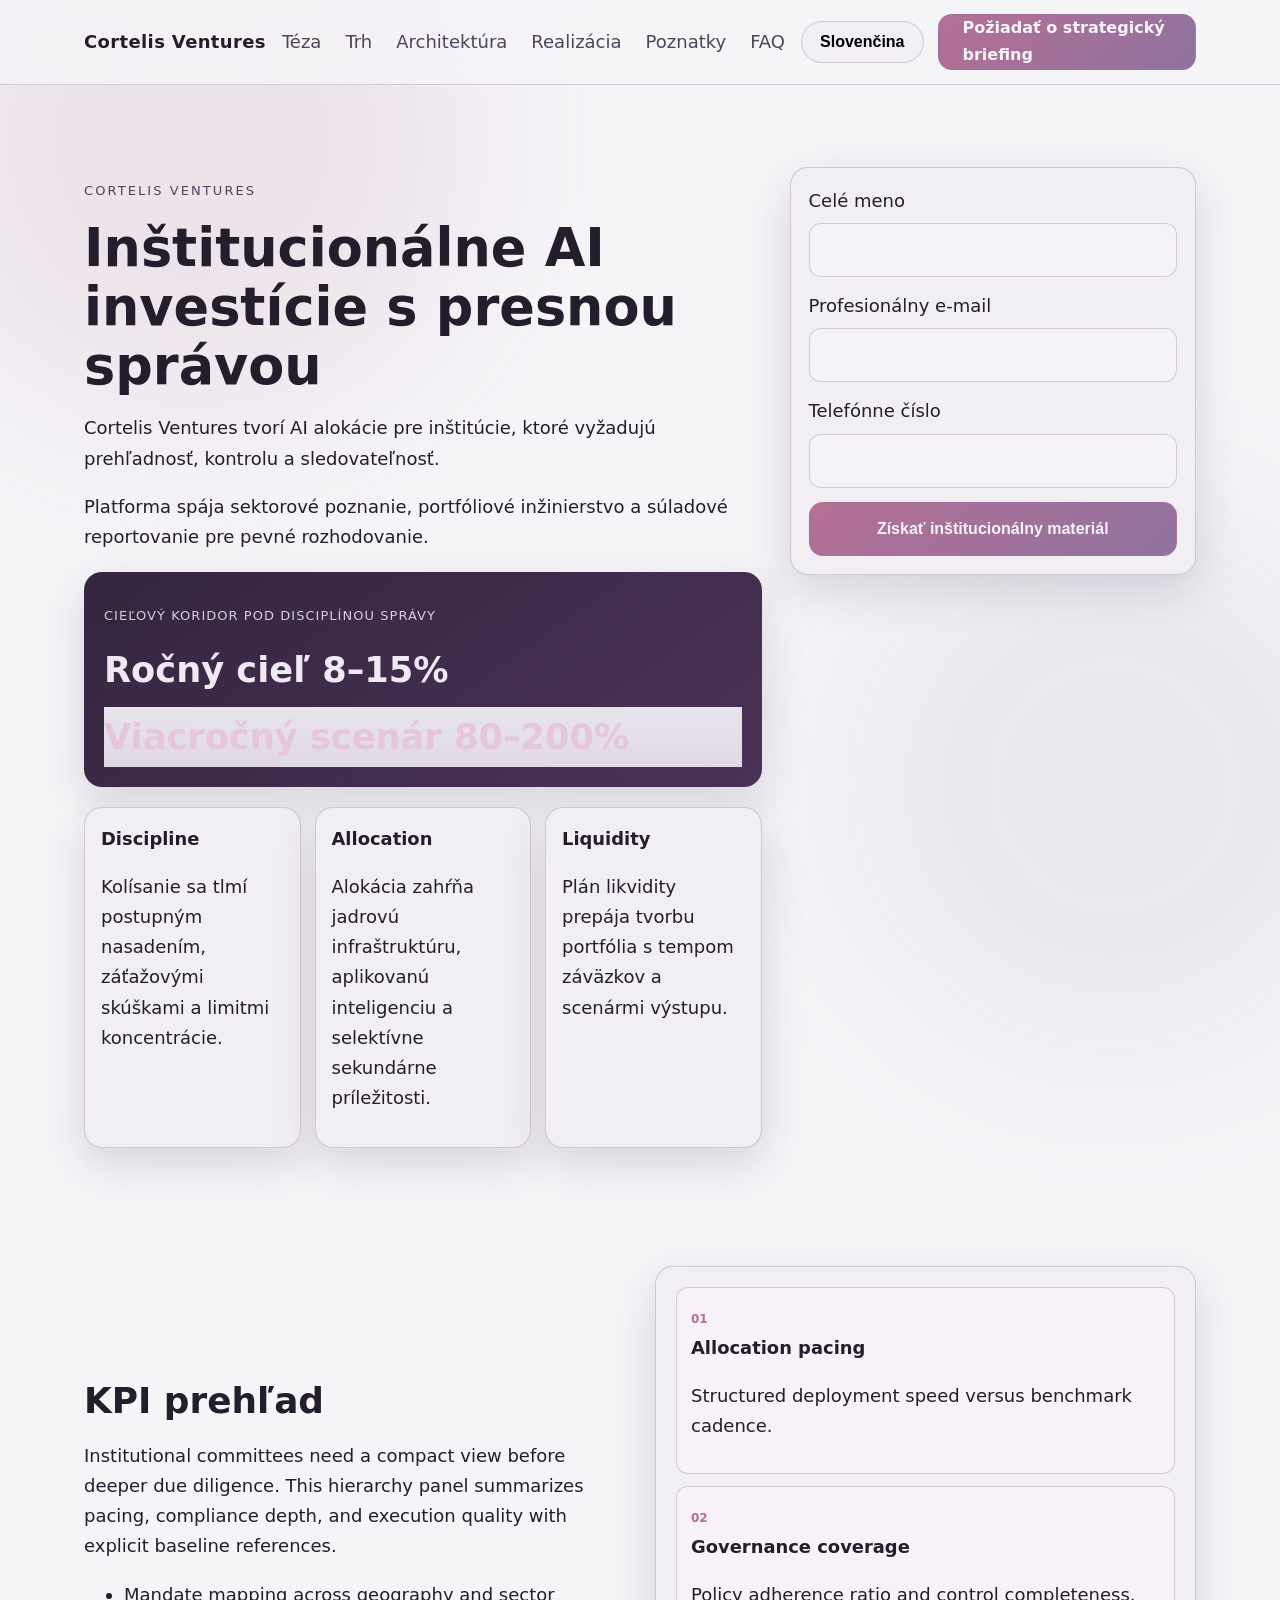
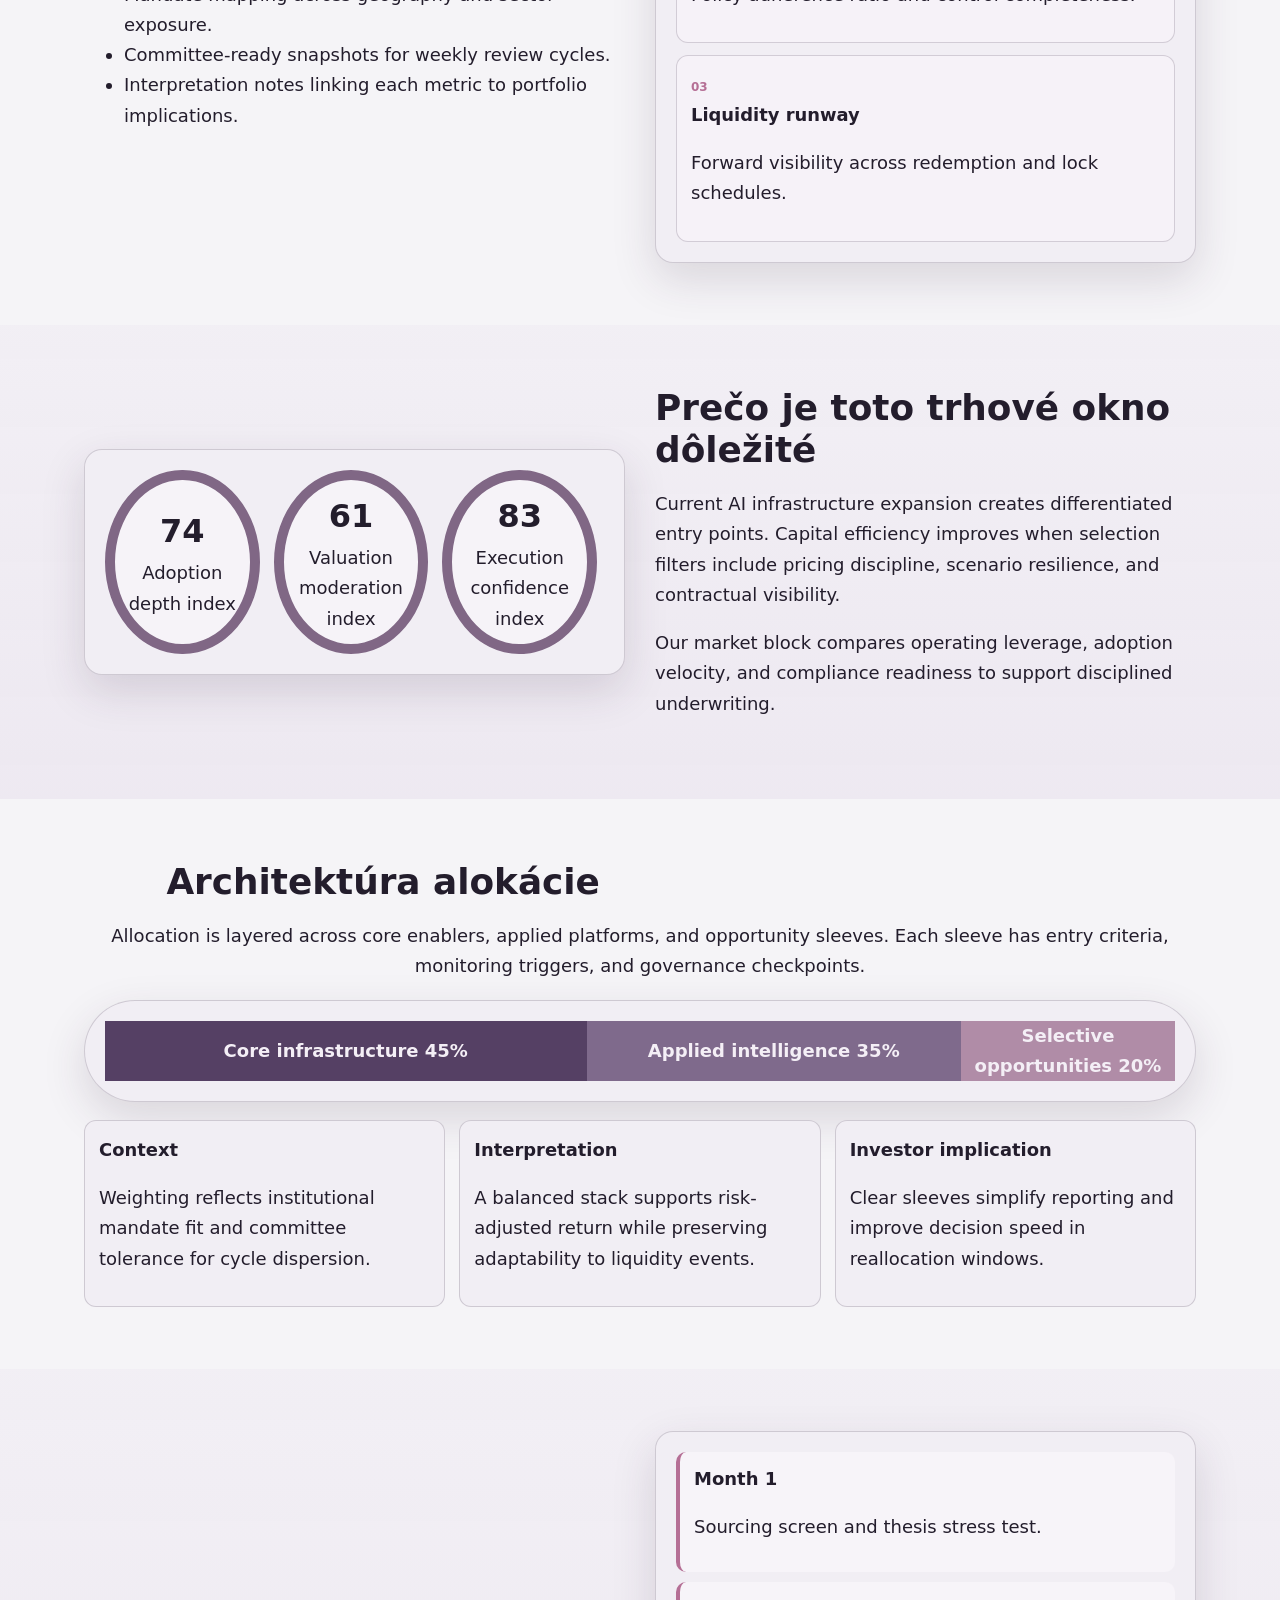
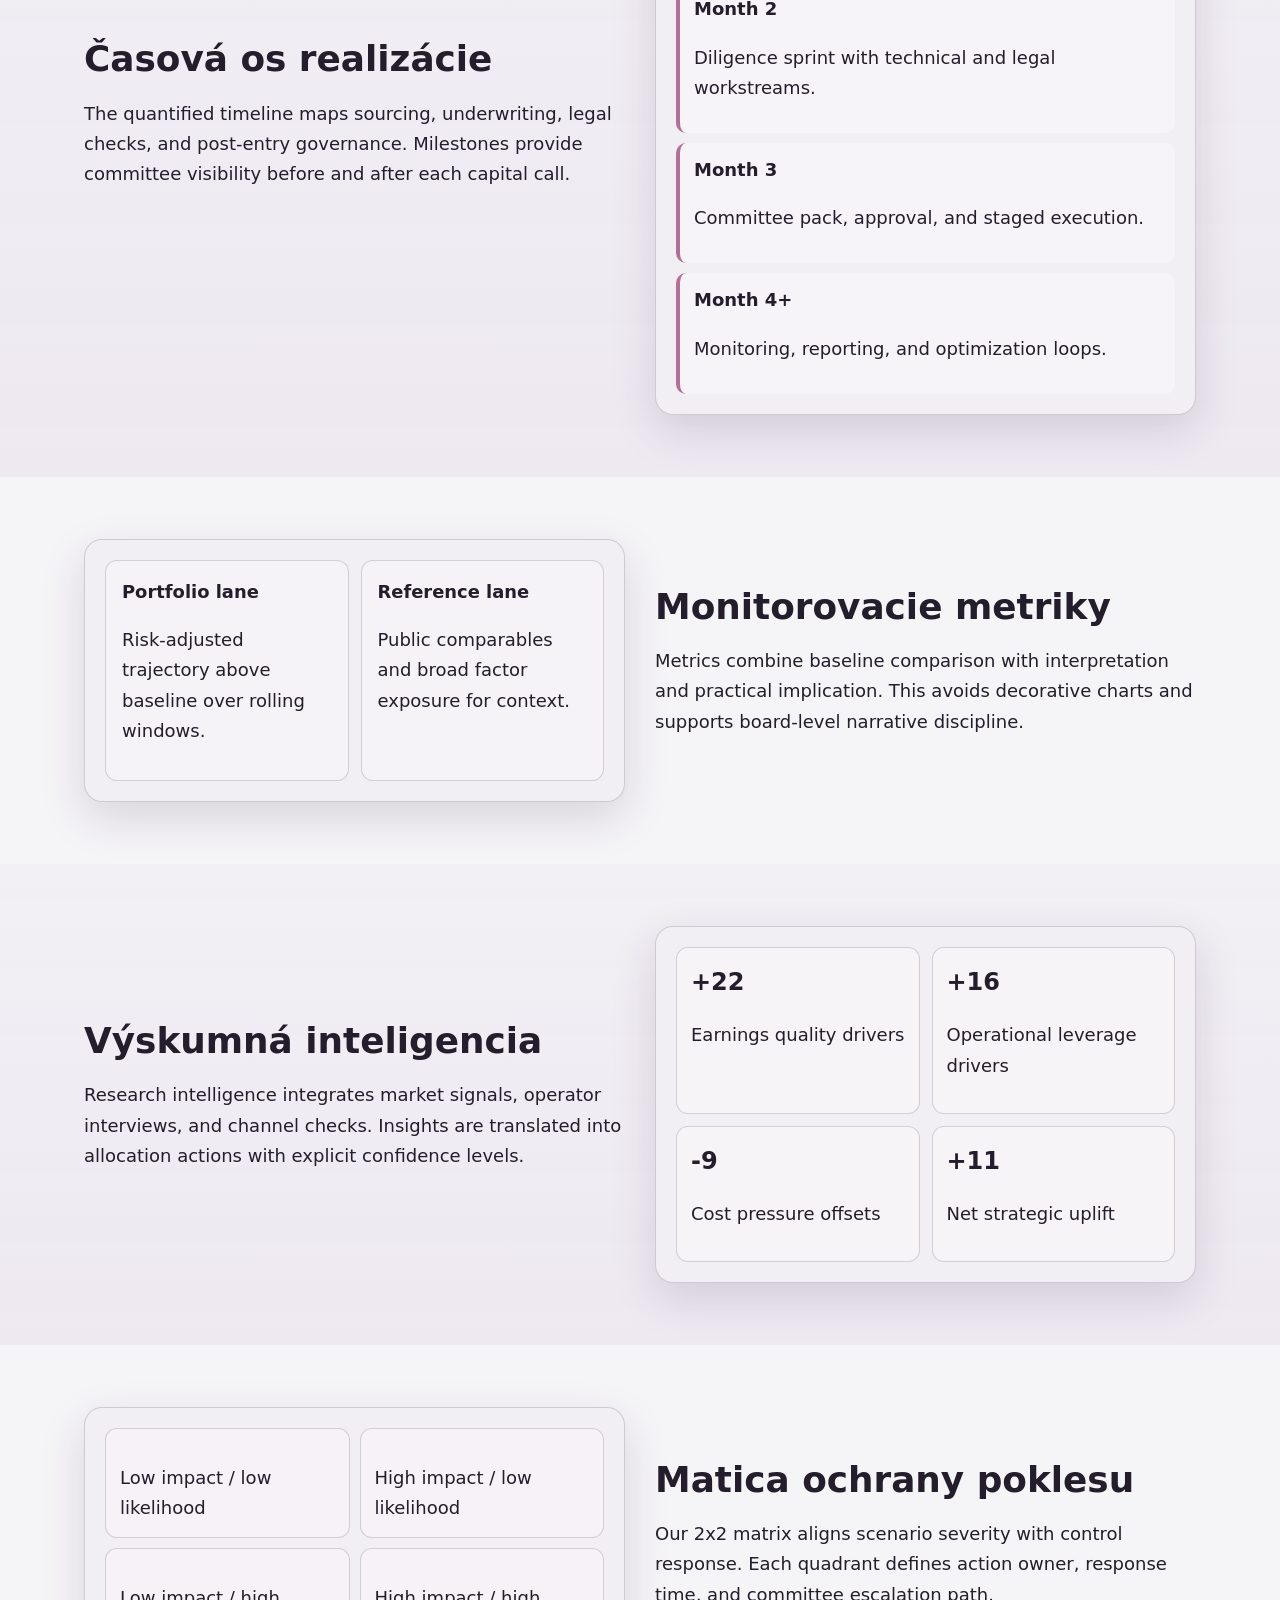
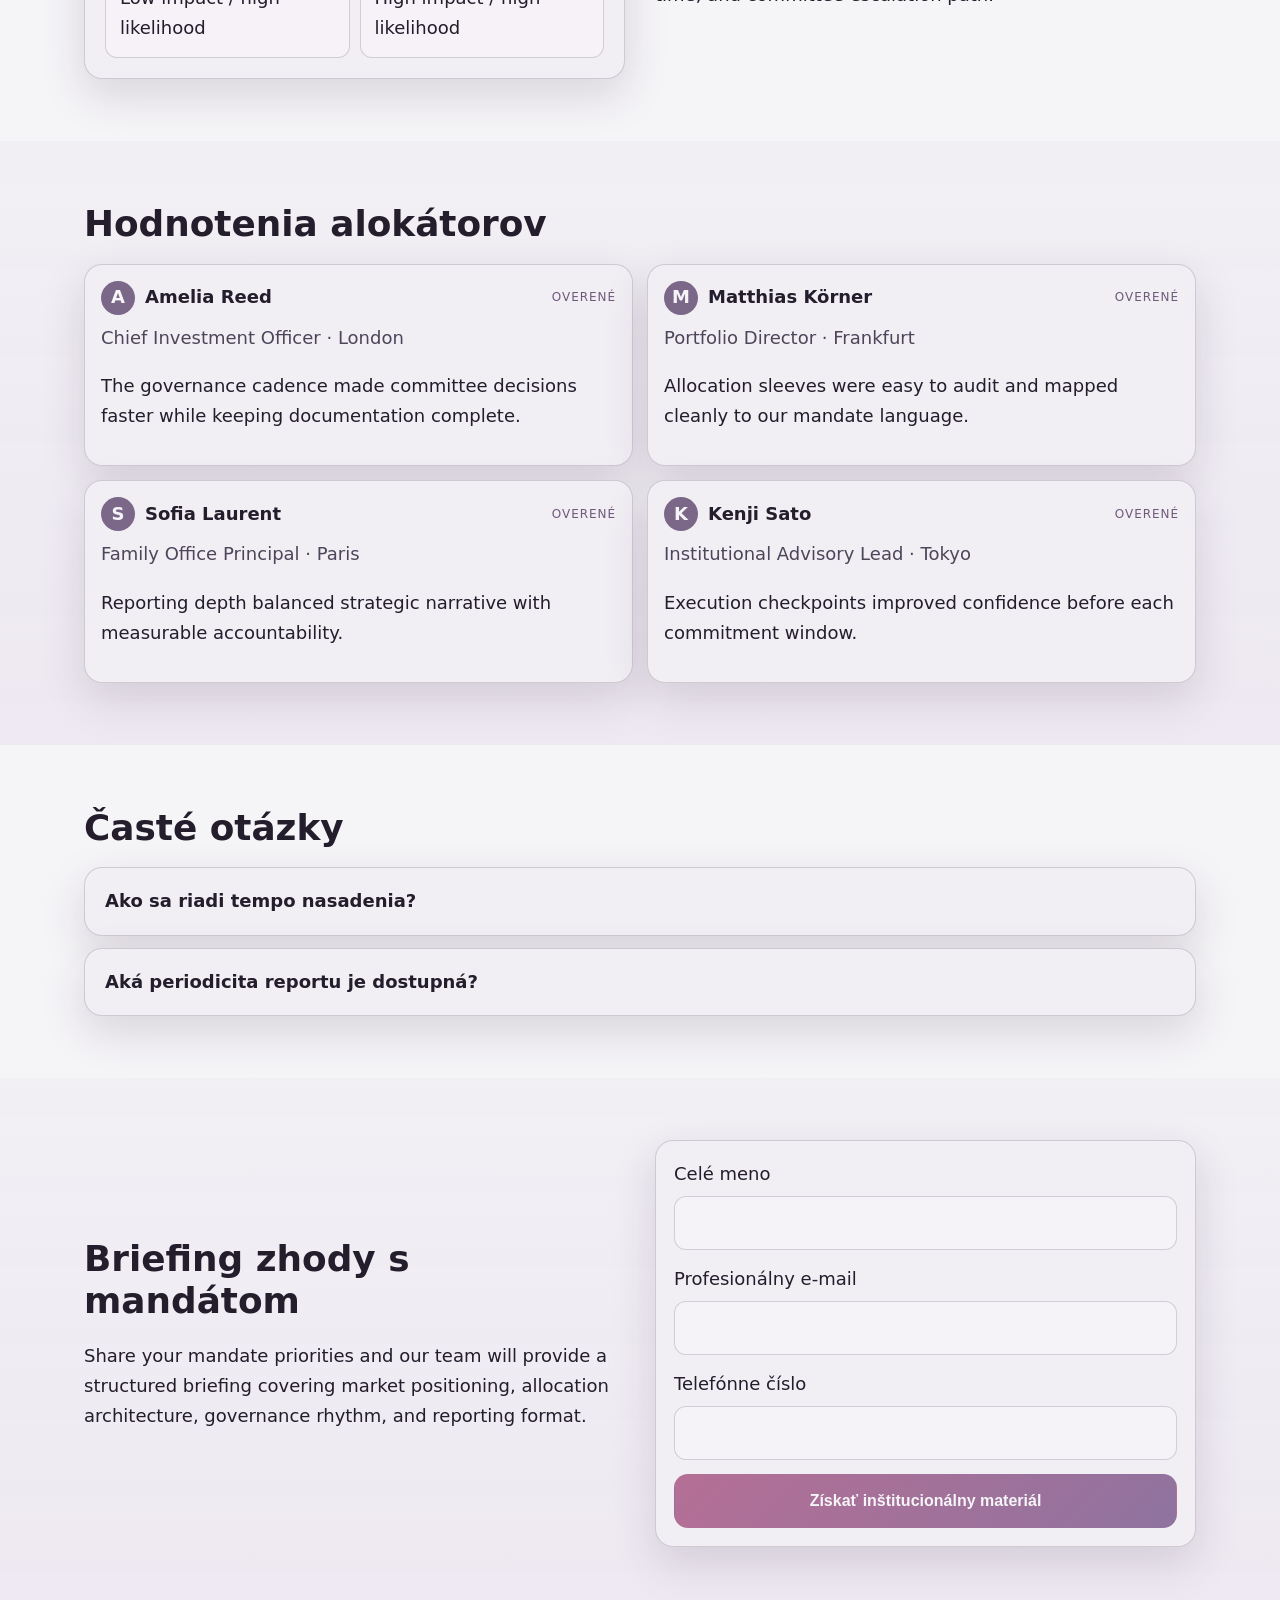
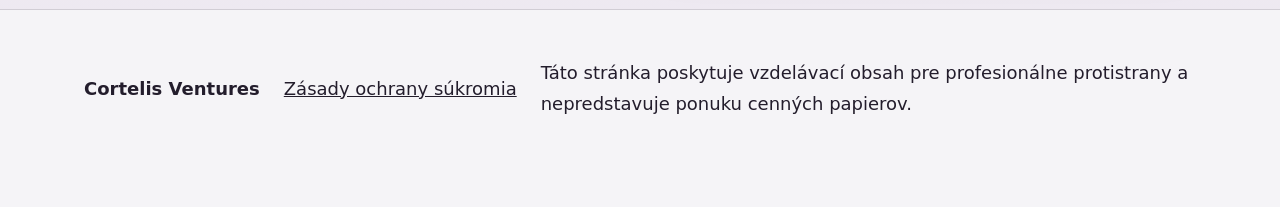
<file: sk/index.html>
<!doctype html><html lang="sk"><head><meta charset="utf-8"><meta name="viewport" content="width=device-width,initial-scale=1"><title>Cortelis Ventures | Inštitucionálna platforma investícií do AI</title><meta name="description" content="Cortelis Ventures prináša inštitucionálne AI investície so disciplinovanou alokáciou, dohľadom a transparentným reportovaním."><link rel="canonical" href="https://cortelisventures.com/sk/index.html"><link rel="alternate" hreflang="en" href="https://cortelisventures.com/index.html">
<link rel="alternate" hreflang="de" href="https://cortelisventures.com/de/index.html">
<link rel="alternate" hreflang="fr" href="https://cortelisventures.com/fr/index.html">
<link rel="alternate" hreflang="es" href="https://cortelisventures.com/es/index.html">
<link rel="alternate" hreflang="it" href="https://cortelisventures.com/it/index.html">
<link rel="alternate" hreflang="tr" href="https://cortelisventures.com/tr/index.html">
<link rel="alternate" hreflang="pt" href="https://cortelisventures.com/pt/index.html">
<link rel="alternate" hreflang="ja" href="https://cortelisventures.com/jp/index.html">
<link rel="alternate" hreflang="sk" href="https://cortelisventures.com/sk/index.html">
<link rel="alternate" hreflang="nl-BE" href="https://cortelisventures.com/be/index.html">
<link rel="alternate" hreflang="x-default" href="https://cortelisventures.com/index.html"><meta property="og:title" content="Cortelis Ventures | Inštitucionálna platforma investícií do AI"><meta property="og:description" content="Cortelis Ventures prináša inštitucionálne AI investície so disciplinovanou alokáciou, dohľadom a transparentným reportovaním."><meta property="og:type" content="website"><meta property="og:url" content="https://cortelisventures.com/sk/index.html"><meta name="twitter:card" content="summary_large_image"><meta name="twitter:title" content="Cortelis Ventures | Inštitucionálna platforma investícií do AI"><meta name="twitter:description" content="Cortelis Ventures prináša inštitucionálne AI investície so disciplinovanou alokáciou, dohľadom a transparentným reportovaním."><link rel="stylesheet" href="../assets/style.css"></head><body>
<div class="bg-glow glow-a"></div><div class="bg-glow glow-b"></div>
<header class="site-head"><div class="wrap head-flex"><a class="brand" href="../index.html">Cortelis Ventures</a><nav class="top-nav" aria-label="Primary"><a href="#s1">Téza</a><a href="#s2">Trh</a><a href="#s3">Architektúra</a><a href="#s4">Realizácia</a><a href="#s5">Poznatky</a><a href="#s6">FAQ</a></nav><div class="head-right"><div class="lang-drop"><button class="lang-pill" aria-expanded="false">Slovenčina</button>
<div class="lang-menu" aria-label="Language selector menu">
  <a href="../index.html"><svg viewBox="0 0 60 36"><rect width="60" height="36" fill="#012169"/><path d="M0 0l60 36M60 0L0 36" stroke="#fff" stroke-width="8"/><path d="M0 0l60 36M60 0L0 36" stroke="#c8102e" stroke-width="4"/><rect x="24" width="12" height="36" fill="#fff"/><rect y="12" width="60" height="12" fill="#fff"/><rect x="26" width="8" height="36" fill="#c8102e"/><rect y="14" width="60" height="8" fill="#c8102e"/></svg>English</a>
  <a href="../de/index.html"><svg viewBox="0 0 60 36"><rect width="60" height="12" fill="#000"/><rect y="12" width="60" height="12" fill="#dd0000"/><rect y="24" width="60" height="12" fill="#ffce00"/></svg>Deutsch</a>
  <a href="../fr/index.html"><svg viewBox="0 0 60 36"><rect width="20" height="36" fill="#0055a4"/><rect x="20" width="20" height="36" fill="#f2f2f2"/><rect x="40" width="20" height="36" fill="#ef4135"/></svg>Français</a>
  <a href="../es/index.html"><svg viewBox="0 0 60 36"><rect width="60" height="9" fill="#aa151b"/><rect y="9" width="60" height="18" fill="#f1bf00"/><rect y="27" width="60" height="9" fill="#aa151b"/></svg>Español</a>
  <a href="../it/index.html"><svg viewBox="0 0 60 36"><rect width="20" height="36" fill="#009246"/><rect x="20" width="20" height="36" fill="#f2f2f2"/><rect x="40" width="20" height="36" fill="#ce2b37"/></svg>Italiano</a>
  <a href="../tr/index.html"><svg viewBox="0 0 60 36"><rect width="60" height="36" fill="#e30a17"/><circle cx="24" cy="18" r="8" fill="#fff"/><circle cx="27" cy="18" r="6" fill="#e30a17"/><path d="M34 18l5 2-3-4 4-1-4-1 3-4-5 2-5-2 3 4-4 1 4 1-3 4z" fill="#fff"/></svg>Türkçe</a>
  <a href="../pt/index.html"><svg viewBox="0 0 60 36"><rect width="24" height="36" fill="#006600"/><rect x="24" width="36" height="36" fill="#ff0000"/><circle cx="24" cy="18" r="7" fill="#ffcc00"/></svg>Português</a>
  <a href="../jp/index.html"><svg viewBox="0 0 60 36"><rect width="60" height="36" fill="#f6f6f4"/><circle cx="30" cy="18" r="9" fill="#bc002d"/></svg>日本語</a>
  <a href="../sk/index.html"><svg viewBox="0 0 60 36"><rect width="60" height="12" fill="#f2f2f2"/><rect y="12" width="60" height="12" fill="#0b4ea2"/><rect y="24" width="60" height="12" fill="#ee1c25"/></svg>Slovenčina</a>
  <a href="../be/index.html"><svg viewBox="0 0 60 36"><rect width="20" height="36" fill="#000"/><rect x="20" width="20" height="36" fill="#ffd90c"/><rect x="40" width="20" height="36" fill="#ef3340"/></svg>Belgium</a>
</div>
</div><a class="btn btn-main" href="#lead-a">Požiadať o strategický briefing</a><button class="burger" aria-label="Menu" aria-expanded="false"><span></span><span></span><span></span></button></div></div>
<div class="drawer" aria-hidden="true"><div class="drawer-inner"><button class="drawer-close" aria-label="Close menu">×</button><nav class="drawer-nav"><a href="#s1">Téza</a><a href="#s2">Trh</a><a href="#s3">Architektúra</a><a href="#s4">Realizácia</a><a href="#s5">Poznatky</a><a href="#s6">FAQ</a></nav><div class="drawer-lang"><a href="../index.html">English</a><a href="../de/index.html">Deutsch</a><a href="../fr/index.html">Français</a><a href="../es/index.html">Español</a><a href="../it/index.html">Italiano</a><a href="../tr/index.html">Türkçe</a><a href="../pt/index.html">Português</a><a href="../jp/index.html">日本語</a><a href="../sk/index.html">Slovenčina</a><a href="../be/index.html">Belgium</a></div><a class="btn btn-main" href="#lead-b">Požiadať o strategický briefing</a></div></div></header>
<main>
<section class="hero"><div class="wrap hero-grid"><div><p class="eyebrow">Cortelis Ventures</p><h1>Inštitucionálne AI investície s presnou správou</h1><p>Cortelis Ventures tvorí AI alokácie pre inštitúcie, ktoré vyžadujú prehľadnosť, kontrolu a sledovateľnosť.</p><p>Platforma spája sektorové poznanie, portfóliové inžinierstvo a súladové reportovanie pre pevné rozhodovanie.</p><div class="ret-card"><p class="micro">Cieľový koridor pod disciplínou správy</p><div class="ret-num">Ročný cieľ 8–15%</div><div class="ret-num alt">Viacročný scenár 80–200%</div></div><div class="tri-grid"><article><h3>Discipline</h3><p>Kolísanie sa tlmí postupným nasadením, záťažovými skúškami a limitmi koncentrácie.</p></article><article><h3>Allocation</h3><p>Alokácia zahŕňa jadrovú infraštruktúru, aplikovanú inteligenciu a selektívne sekundárne príležitosti.</p></article><article><h3>Liquidity</h3><p>Plán likvidity prepája tvorbu portfólia s tempom záväzkov a scenármi výstupu.</p></article></div></div>
<form id="lead-a" class="lead-form"><label>Celé meno<input type="text" required></label><label>Profesionálny e-mail<input type="email" required></label><label>Telefónne číslo<input type="tel" required></label><button class="btn btn-main" type="submit">Získať inštitucionálny materiál</button></form></div></section>
<section class="kpi" id="s1"><div class="wrap split"><div><h2>KPI prehľad</h2><p>Institutional committees need a compact view before deeper due diligence. This hierarchy panel summarizes pacing, compliance depth, and execution quality with explicit baseline references.</p><ul><li>Mandate mapping across geography and sector exposure.</li><li>Committee-ready snapshots for weekly review cycles.</li><li>Interpretation notes linking each metric to portfolio implications.</li></ul></div><div class="visual kpi-panel"><div><span>01</span><h3>Allocation pacing</h3><p>Structured deployment speed versus benchmark cadence.</p></div><div><span>02</span><h3>Governance coverage</h3><p>Policy adherence ratio and control completeness.</p></div><div><span>03</span><h3>Liquidity runway</h3><p>Forward visibility across redemption and lock schedules.</p></div></div></div></section>
<section class="market alt" id="s2"><div class="wrap split rev"><div><h2>Prečo je toto trhové okno dôležité</h2><p>Current AI infrastructure expansion creates differentiated entry points. Capital efficiency improves when selection filters include pricing discipline, scenario resilience, and contractual visibility.</p><p>Our market block compares operating leverage, adoption velocity, and compliance readiness to support disciplined underwriting.</p></div><div class="visual rings"><div class="ring"><strong>74</strong><span>Adoption depth index</span></div><div class="ring"><strong>61</strong><span>Valuation moderation index</span></div><div class="ring"><strong>83</strong><span>Execution confidence index</span></div></div></div></section>
<section class="arch" id="s3"><div class="wrap center"><h2>Architektúra alokácie</h2><p>Allocation is layered across core enablers, applied platforms, and opportunity sleeves. Each sleeve has entry criteria, monitoring triggers, and governance checkpoints.</p><div class="visual stack"><div class="seg a">Core infrastructure 45%</div><div class="seg b">Applied intelligence 35%</div><div class="seg c">Selective opportunities 20%</div></div><div class="notes-grid"><article><h3>Context</h3><p>Weighting reflects institutional mandate fit and committee tolerance for cycle dispersion.</p></article><article><h3>Interpretation</h3><p>A balanced stack supports risk-adjusted return while preserving adaptability to liquidity events.</p></article><article><h3>Investor implication</h3><p>Clear sleeves simplify reporting and improve decision speed in reallocation windows.</p></article></div></div></section>
<section class="time alt" id="s4"><div class="wrap split"><div><h2>Časová os realizácie</h2><p>The quantified timeline maps sourcing, underwriting, legal checks, and post-entry governance. Milestones provide committee visibility before and after each capital call.</p></div><div class="visual timeline"><div><b>Month 1</b><p>Sourcing screen and thesis stress test.</p></div><div><b>Month 2</b><p>Diligence sprint with technical and legal workstreams.</p></div><div><b>Month 3</b><p>Committee pack, approval, and staged execution.</p></div><div><b>Month 4+</b><p>Monitoring, reporting, and optimization loops.</p></div></div></div></section>
<section class="metrics" id="s5"><div class="wrap split rev"><div><h2>Monitorovacie metriky</h2><p>Metrics combine baseline comparison with interpretation and practical implication. This avoids decorative charts and supports board-level narrative discipline.</p></div><div class="visual dual"><div class="col"><h3>Portfolio lane</h3><p>Risk-adjusted trajectory above baseline over rolling windows.</p></div><div class="col"><h3>Reference lane</h3><p>Public comparables and broad factor exposure for context.</p></div></div></div></section>
<section class="insight alt" id="s6"><div class="wrap split"><div><h2>Výskumná inteligencia</h2><p>Research intelligence integrates market signals, operator interviews, and channel checks. Insights are translated into allocation actions with explicit confidence levels.</p></div><div class="visual waterfall"><div><span>+22</span><p>Earnings quality drivers</p></div><div><span>+16</span><p>Operational leverage drivers</p></div><div><span>-9</span><p>Cost pressure offsets</p></div><div><span>+11</span><p>Net strategic uplift</p></div></div></div></section>
<section class="matrix" id="s7"><div class="wrap split rev"><div><h2>Matica ochrany poklesu</h2><p>Our 2x2 matrix aligns scenario severity with control response. Each quadrant defines action owner, response time, and committee escalation path.</p></div><div class="visual grid2x2"><div>Low impact / low likelihood</div><div>High impact / low likelihood</div><div>Low impact / high likelihood</div><div>High impact / high likelihood</div></div></div></section>
<section class="reviews alt" id="s8"><div class="wrap"><h2>Hodnotenia alokátorov</h2><div class="rev-grid"><article><div class="id-row"><span class="avatar">A</span><strong>Amelia Reed</strong><em>OVERENÉ</em></div><p class="role">Chief Investment Officer · London</p><p>The governance cadence made committee decisions faster while keeping documentation complete.</p></article><article><div class="id-row"><span class="avatar">M</span><strong>Matthias Körner</strong><em>OVERENÉ</em></div><p class="role">Portfolio Director · Frankfurt</p><p>Allocation sleeves were easy to audit and mapped cleanly to our mandate language.</p></article><article><div class="id-row"><span class="avatar">S</span><strong>Sofia Laurent</strong><em>OVERENÉ</em></div><p class="role">Family Office Principal · Paris</p><p>Reporting depth balanced strategic narrative with measurable accountability.</p></article><article><div class="id-row"><span class="avatar">K</span><strong>Kenji Sato</strong><em>OVERENÉ</em></div><p class="role">Institutional Advisory Lead · Tokyo</p><p>Execution checkpoints improved confidence before each commitment window.</p></article></div></div></section>
<section class="faq" id="s9"><div class="wrap"><h2>Časté otázky</h2><div class="faq-list"><details class="faq-item"><summary>Ako sa riadi tempo nasadenia?</summary><p>Cez štvrťročné brány výboru, scenárové testy a kontrolné body mandátu.</p></details><details class="faq-item"><summary>Aká periodicita reportu je dostupná?</summary><p>Mesačné prehľady a hĺbkové kvartálne memorandá s atribúciou.</p></details></div></div></section>
<section class="final alt" id="s10"><div class="wrap split"><div><h2>Briefing zhody s mandátom</h2><p>Share your mandate priorities and our team will provide a structured briefing covering market positioning, allocation architecture, governance rhythm, and reporting format.</p></div>
<form id="lead-b" class="lead-form"><label>Celé meno<input type="text" required></label><label>Profesionálny e-mail<input type="email" required></label><label>Telefónne číslo<input type="tel" required></label><button class="btn btn-main" type="submit">Získať inštitucionálny materiál</button></form></div></section>
</main>
<footer><div class="wrap foot"><p><strong>Cortelis Ventures</strong></p><a href="#" class="privacy-open">Zásady ochrany súkromia</a><p>Táto stránka poskytuje vzdelávací obsah pre profesionálne protistrany a nepredstavuje ponuku cenných papierov.</p></div></footer>
<div class="modal" aria-hidden="true"><div class="modal-card" role="dialog" aria-modal="true"><button class="modal-x" aria-label="Zavrieť"></button><h2>Zásady ochrany súkromia</h2><div class="modal-scroll"><h3>Introduction</h3><p>Cortelis Ventures documents information handling standards for institutional communications, legal obligations, and transparent service quality.</p><h3>Data collection</h3><p>We collect identity, contact, technical interaction, and mandate profile details to deliver briefing materials and secure communications.</p><h3>Legal basis</h3><p>Processing is grounded in legitimate interest, contractual preparation, regulatory obligations, and explicit consent where required.</p><h3>Cookies</h3><p>Cookies are used for secure session continuity, analytics aggregation, and interface performance optimization.</p><h3>Retention</h3><p>Records are retained according to regulatory expectations, audit windows, and internal governance calendars.</p><h3>Third-party sharing</h3><p>Limited service providers may process data under contractual safeguards and confidentiality duties.</p><h3>Security</h3><p>Administrative, technical, and organizational controls protect against unauthorized access, alteration, or loss.</p><h3>User rights</h3><p>Users may request access, correction, portability, objection, and deletion where applicable by law.</p><h3>International transfers</h3><p>Cross-border transfer mechanisms rely on lawful safeguards and documented oversight procedures.</p><h3>Industry disclosure</h3><p>Market participation includes uncertainty, valuation dispersion, liquidity variation, and execution complexity.</p><h3>Contact</h3><p>For policy inquiries contact: governance@cortelisventures.com</p></div><div class="modal-foot"><button class="btn btn-ghost modal-close">Zavrieť</button></div></div></div>
<script type="application/ld+json">{"@context":"https://schema.org","@graph":[{"@type":"Organization","name":"Cortelis Ventures","url":"https://cortelisventures.com"},{"@type":"WebSite","name":"Cortelis Ventures","url":"https://cortelisventures.com/sk/index.html"},{"@type":"FAQPage","mainEntity":[{"@type":"Question","name":"Wie ist die Aufsicht organisiert?","acceptedAnswer":{"@type":"Answer","text":"Structured committee cadence with documented controls."}}]},{"@type":"Review","author":{"@type":"Person","name":"Amelia Reed"},"reviewBody":"Governance and reporting quality supported our committee process.","itemReviewed":{"@type":"Organization","name":"Cortelis Ventures"}}]}</script>
<script defer src="../assets/app.js"></script></body></html>
</file>
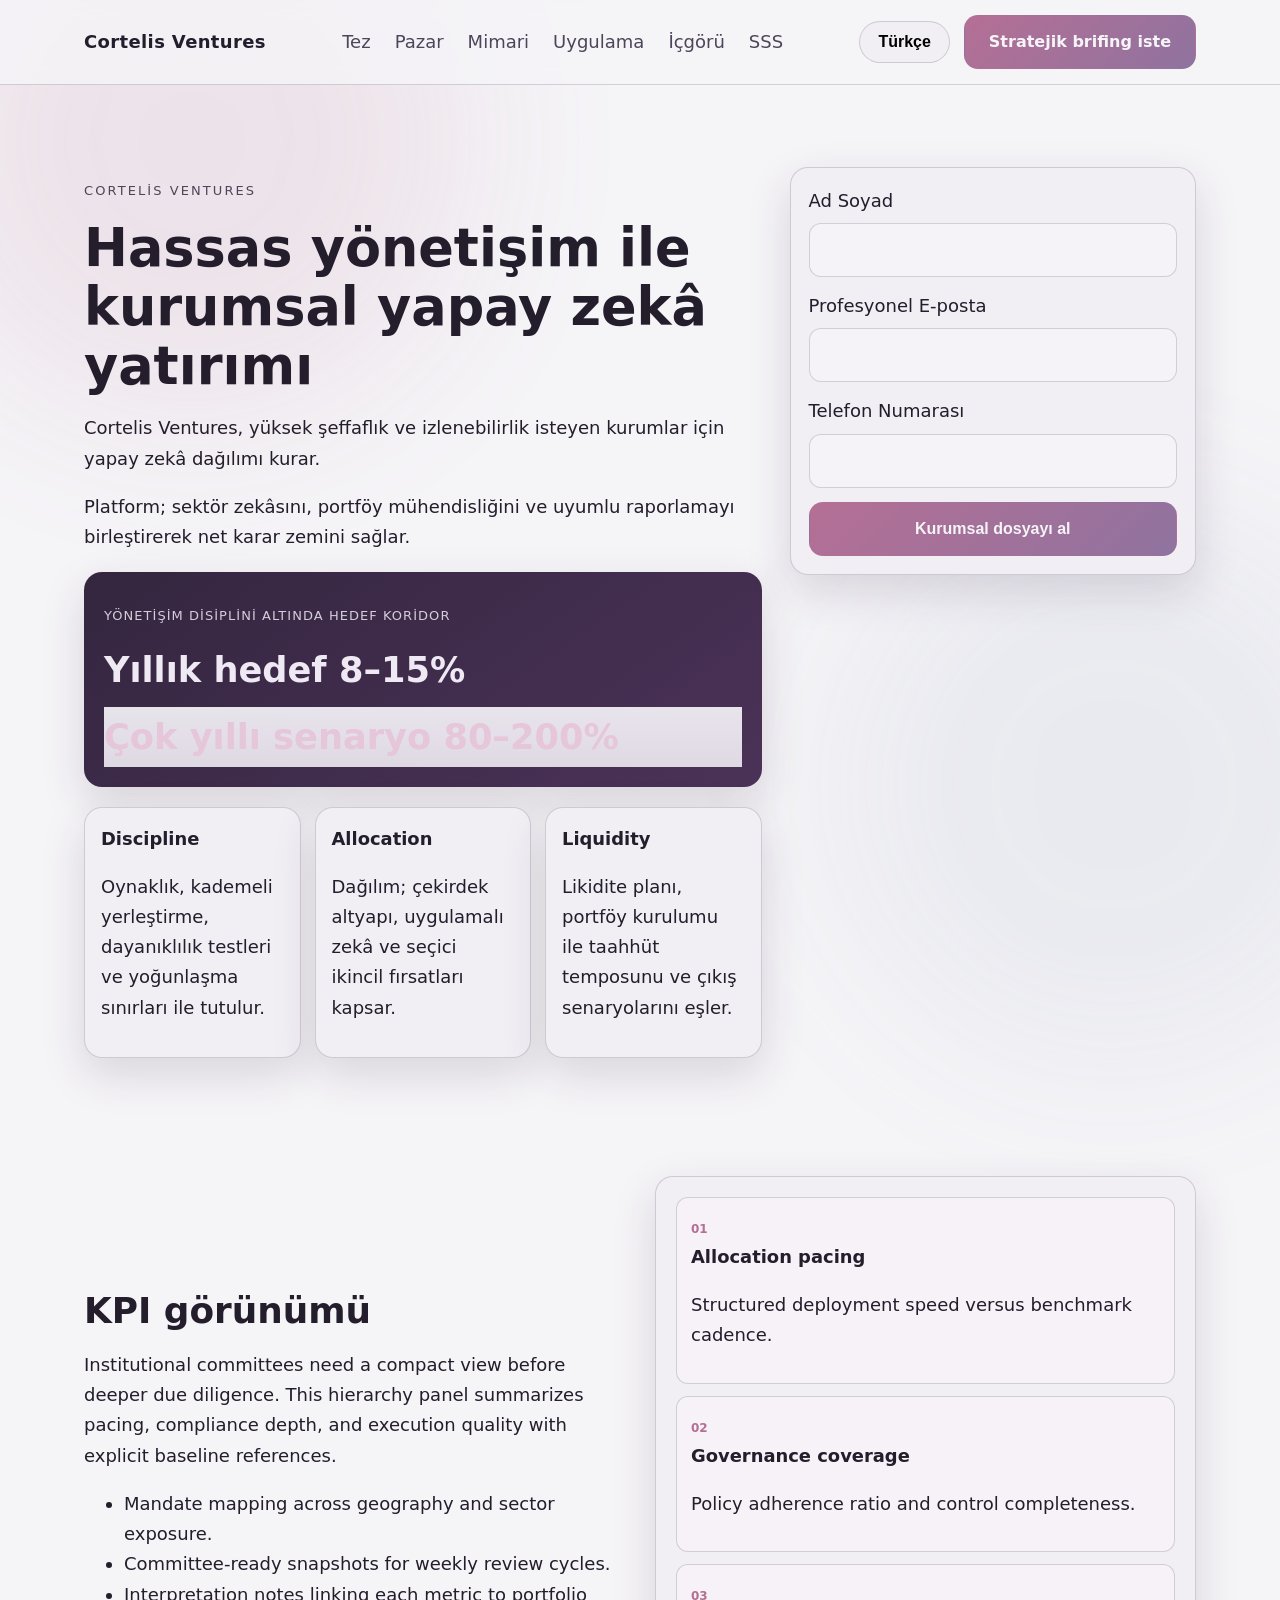
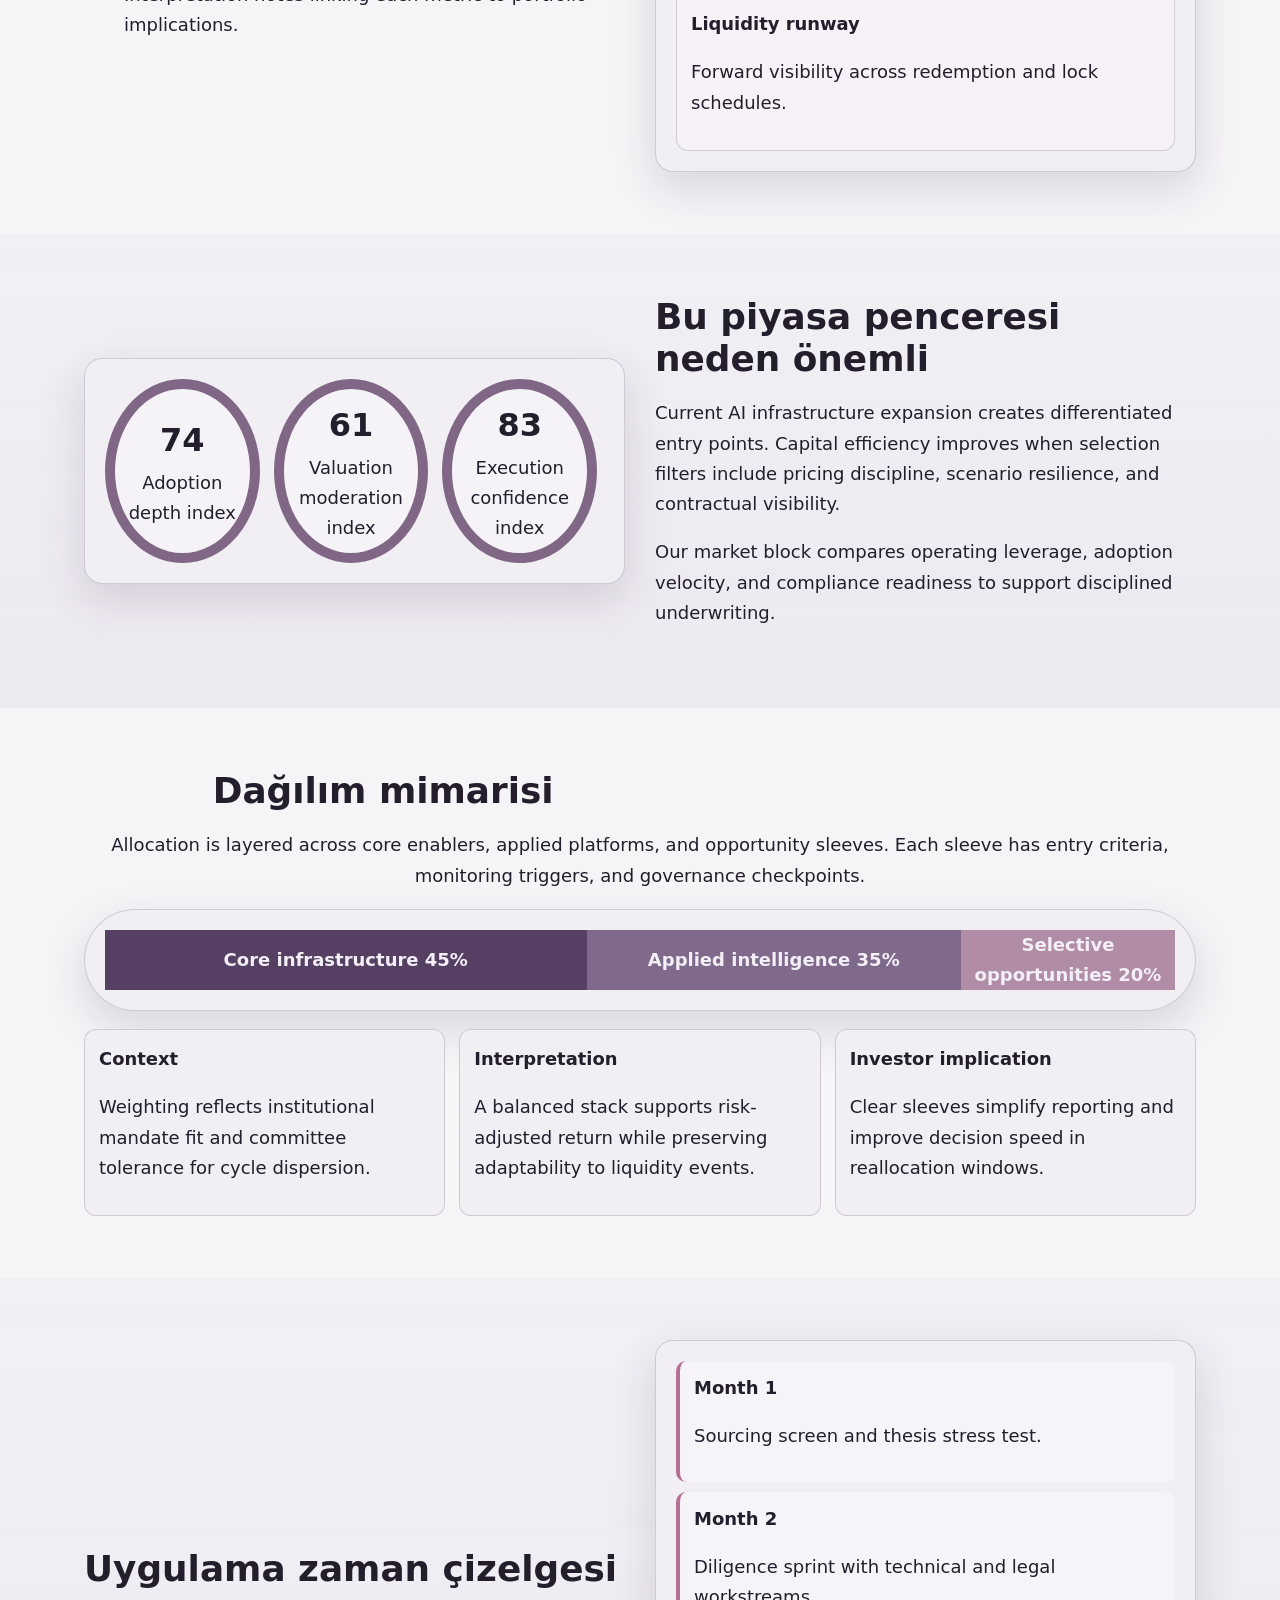
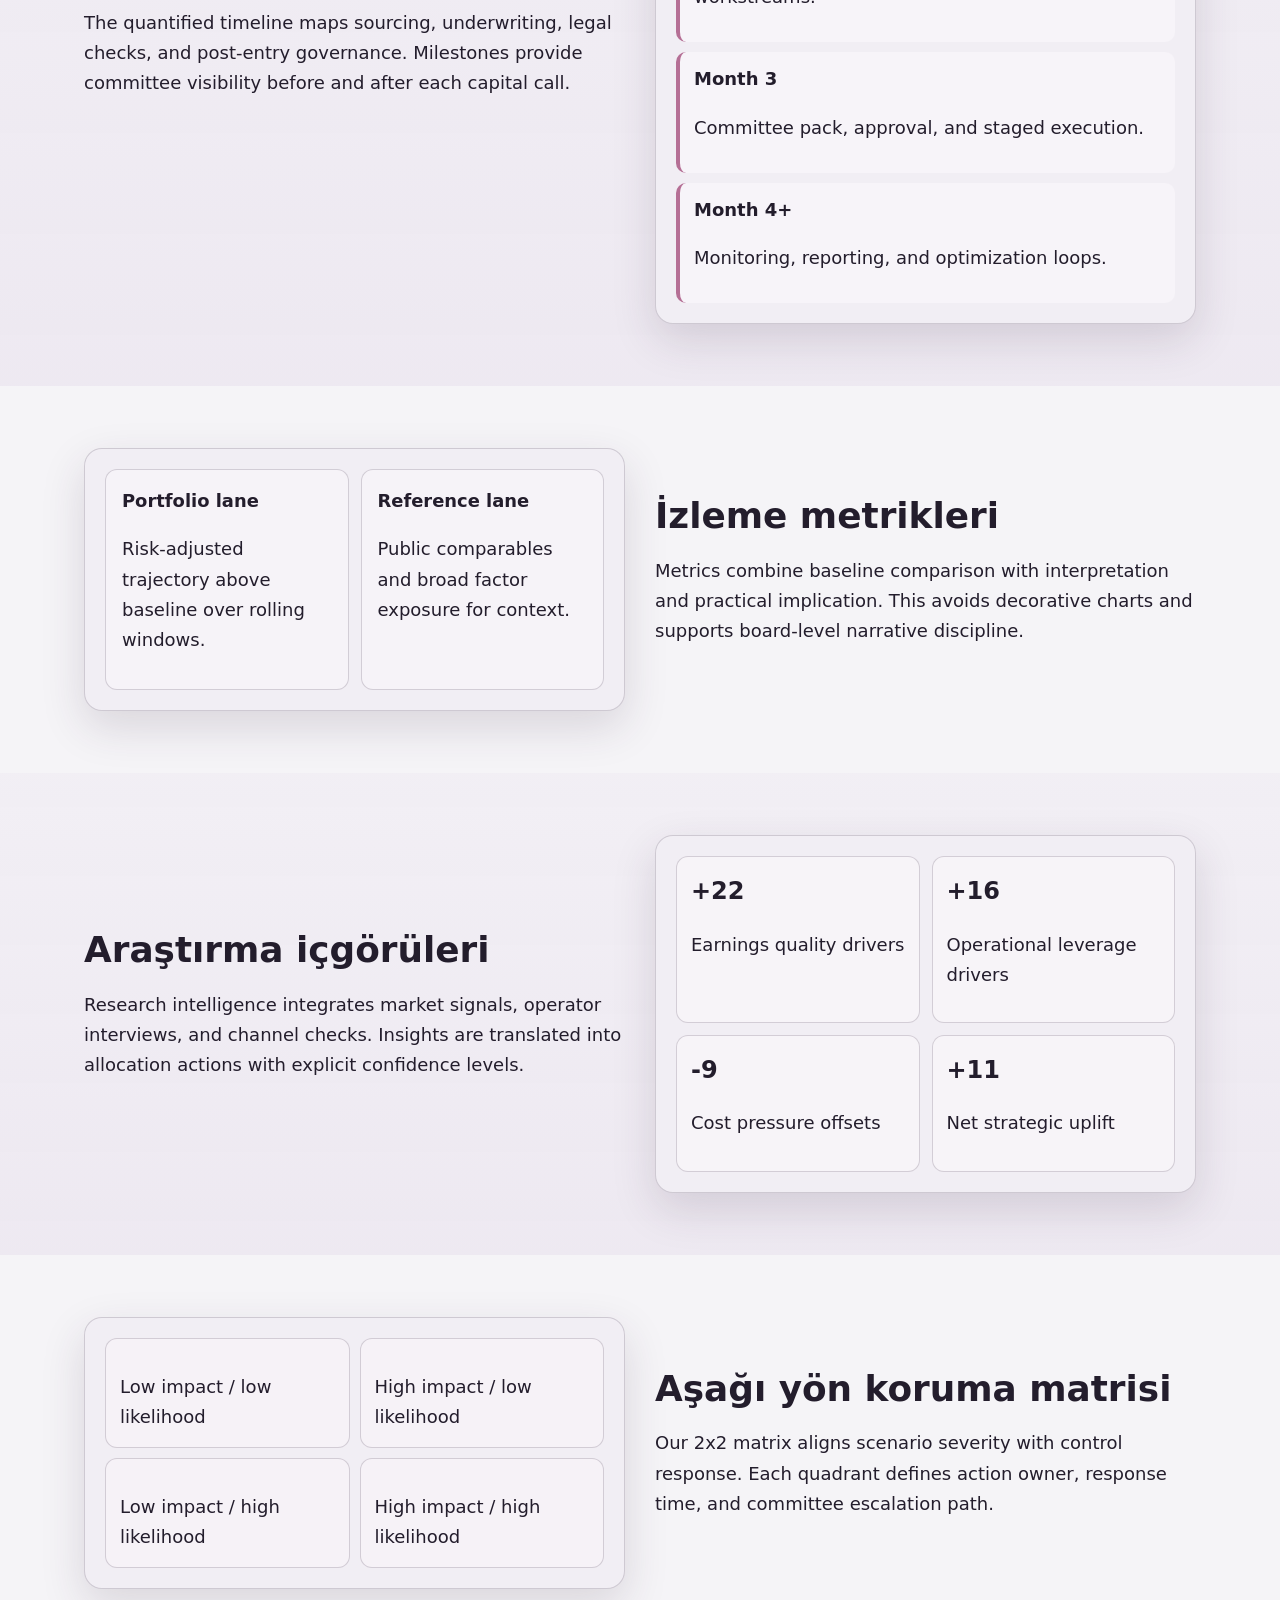
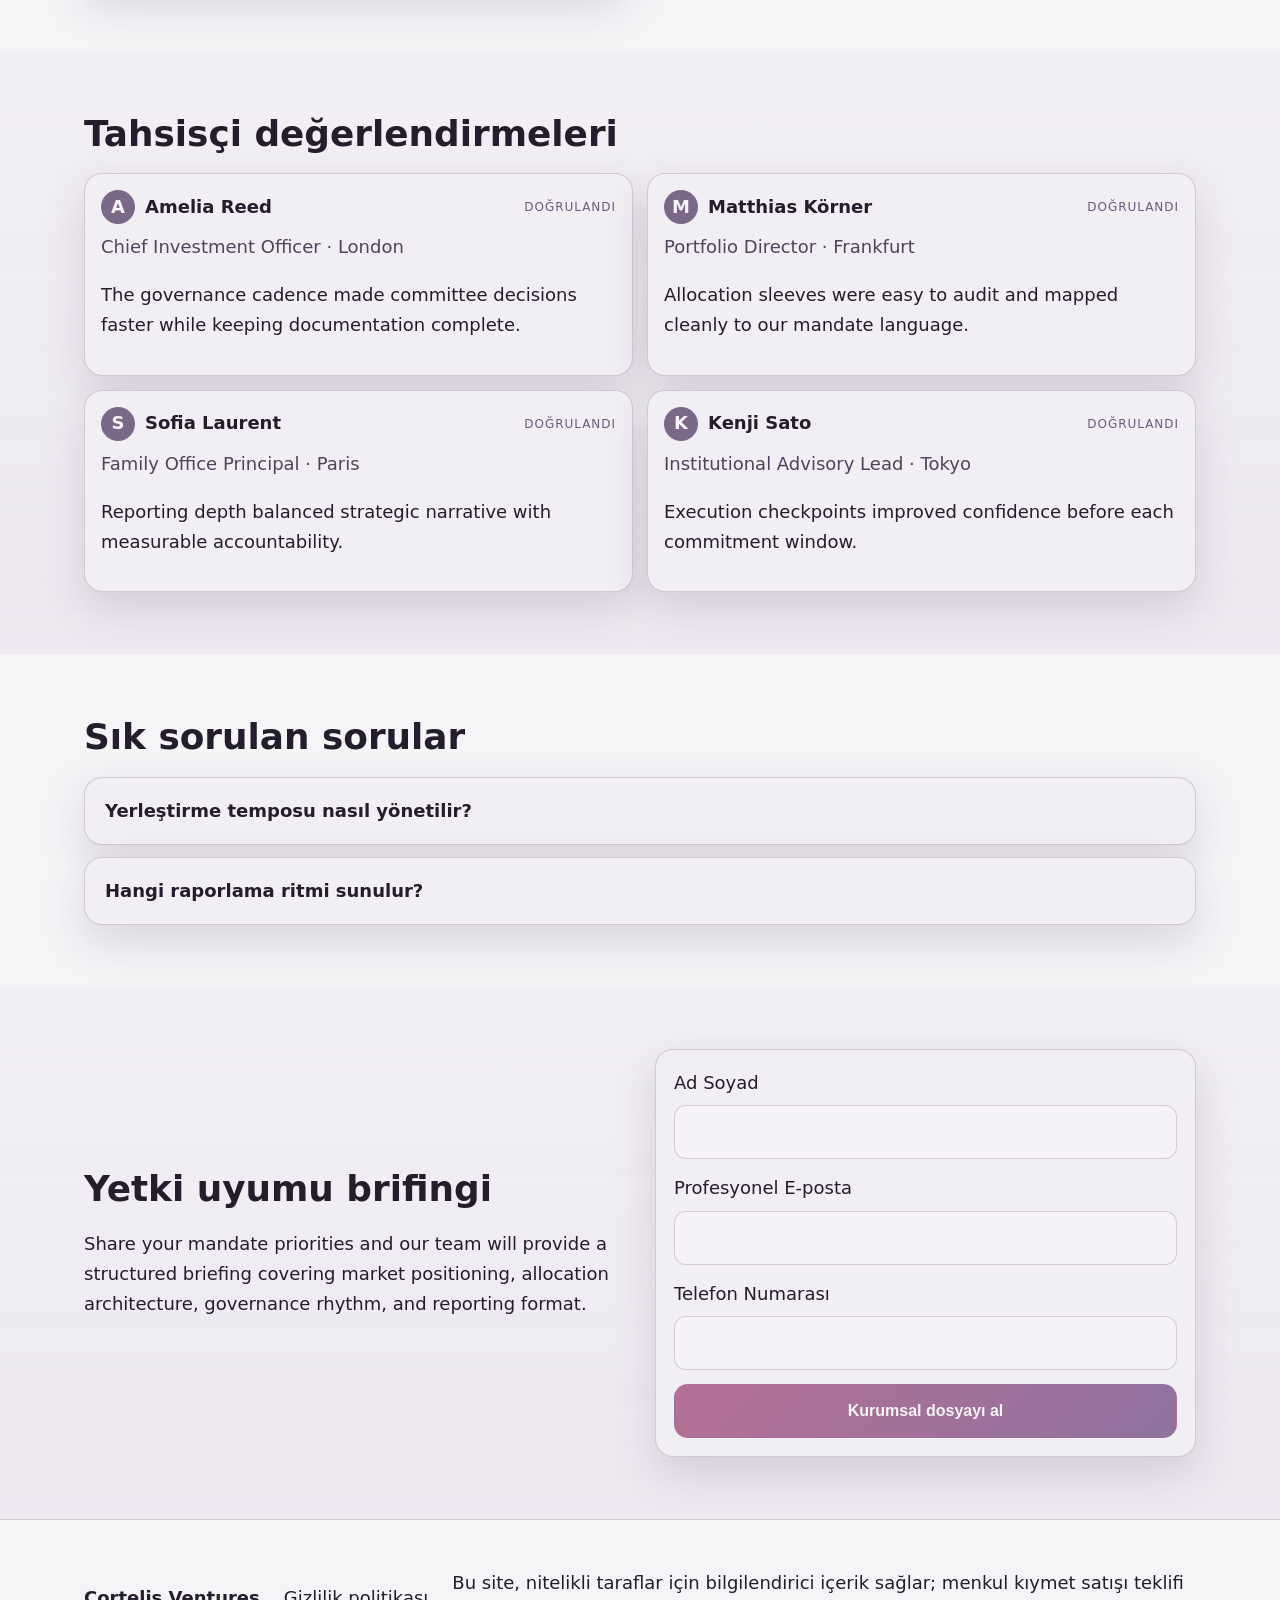
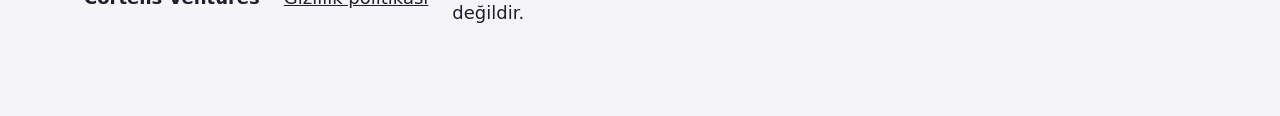
<file: tr/index.html>
<!doctype html><html lang="tr"><head><meta charset="utf-8"><meta name="viewport" content="width=device-width,initial-scale=1"><title>Cortelis Ventures | Kurumsal yapay zekâ yatırım platformu</title><meta name="description" content="Cortelis Ventures, kurumsal düzeyde yapay zekâ yatırımı için disiplinli dağılım, yönetişim ve şeffaf raporlama sunar."><link rel="canonical" href="https://cortelisventures.com/tr/index.html"><link rel="alternate" hreflang="en" href="https://cortelisventures.com/index.html">
<link rel="alternate" hreflang="de" href="https://cortelisventures.com/de/index.html">
<link rel="alternate" hreflang="fr" href="https://cortelisventures.com/fr/index.html">
<link rel="alternate" hreflang="es" href="https://cortelisventures.com/es/index.html">
<link rel="alternate" hreflang="it" href="https://cortelisventures.com/it/index.html">
<link rel="alternate" hreflang="tr" href="https://cortelisventures.com/tr/index.html">
<link rel="alternate" hreflang="pt" href="https://cortelisventures.com/pt/index.html">
<link rel="alternate" hreflang="ja" href="https://cortelisventures.com/jp/index.html">
<link rel="alternate" hreflang="sk" href="https://cortelisventures.com/sk/index.html">
<link rel="alternate" hreflang="nl-BE" href="https://cortelisventures.com/be/index.html">
<link rel="alternate" hreflang="x-default" href="https://cortelisventures.com/index.html"><meta property="og:title" content="Cortelis Ventures | Kurumsal yapay zekâ yatırım platformu"><meta property="og:description" content="Cortelis Ventures, kurumsal düzeyde yapay zekâ yatırımı için disiplinli dağılım, yönetişim ve şeffaf raporlama sunar."><meta property="og:type" content="website"><meta property="og:url" content="https://cortelisventures.com/tr/index.html"><meta name="twitter:card" content="summary_large_image"><meta name="twitter:title" content="Cortelis Ventures | Kurumsal yapay zekâ yatırım platformu"><meta name="twitter:description" content="Cortelis Ventures, kurumsal düzeyde yapay zekâ yatırımı için disiplinli dağılım, yönetişim ve şeffaf raporlama sunar."><link rel="stylesheet" href="../assets/style.css"></head><body>
<div class="bg-glow glow-a"></div><div class="bg-glow glow-b"></div>
<header class="site-head"><div class="wrap head-flex"><a class="brand" href="../index.html">Cortelis Ventures</a><nav class="top-nav" aria-label="Primary"><a href="#s1">Tez</a><a href="#s2">Pazar</a><a href="#s3">Mimari</a><a href="#s4">Uygulama</a><a href="#s5">İçgörü</a><a href="#s6">SSS</a></nav><div class="head-right"><div class="lang-drop"><button class="lang-pill" aria-expanded="false">Türkçe</button>
<div class="lang-menu" aria-label="Language selector menu">
  <a href="../index.html"><svg viewBox="0 0 60 36"><rect width="60" height="36" fill="#012169"/><path d="M0 0l60 36M60 0L0 36" stroke="#fff" stroke-width="8"/><path d="M0 0l60 36M60 0L0 36" stroke="#c8102e" stroke-width="4"/><rect x="24" width="12" height="36" fill="#fff"/><rect y="12" width="60" height="12" fill="#fff"/><rect x="26" width="8" height="36" fill="#c8102e"/><rect y="14" width="60" height="8" fill="#c8102e"/></svg>English</a>
  <a href="../de/index.html"><svg viewBox="0 0 60 36"><rect width="60" height="12" fill="#000"/><rect y="12" width="60" height="12" fill="#dd0000"/><rect y="24" width="60" height="12" fill="#ffce00"/></svg>Deutsch</a>
  <a href="../fr/index.html"><svg viewBox="0 0 60 36"><rect width="20" height="36" fill="#0055a4"/><rect x="20" width="20" height="36" fill="#f2f2f2"/><rect x="40" width="20" height="36" fill="#ef4135"/></svg>Français</a>
  <a href="../es/index.html"><svg viewBox="0 0 60 36"><rect width="60" height="9" fill="#aa151b"/><rect y="9" width="60" height="18" fill="#f1bf00"/><rect y="27" width="60" height="9" fill="#aa151b"/></svg>Español</a>
  <a href="../it/index.html"><svg viewBox="0 0 60 36"><rect width="20" height="36" fill="#009246"/><rect x="20" width="20" height="36" fill="#f2f2f2"/><rect x="40" width="20" height="36" fill="#ce2b37"/></svg>Italiano</a>
  <a href="../tr/index.html"><svg viewBox="0 0 60 36"><rect width="60" height="36" fill="#e30a17"/><circle cx="24" cy="18" r="8" fill="#fff"/><circle cx="27" cy="18" r="6" fill="#e30a17"/><path d="M34 18l5 2-3-4 4-1-4-1 3-4-5 2-5-2 3 4-4 1 4 1-3 4z" fill="#fff"/></svg>Türkçe</a>
  <a href="../pt/index.html"><svg viewBox="0 0 60 36"><rect width="24" height="36" fill="#006600"/><rect x="24" width="36" height="36" fill="#ff0000"/><circle cx="24" cy="18" r="7" fill="#ffcc00"/></svg>Português</a>
  <a href="../jp/index.html"><svg viewBox="0 0 60 36"><rect width="60" height="36" fill="#f6f6f4"/><circle cx="30" cy="18" r="9" fill="#bc002d"/></svg>日本語</a>
  <a href="../sk/index.html"><svg viewBox="0 0 60 36"><rect width="60" height="12" fill="#f2f2f2"/><rect y="12" width="60" height="12" fill="#0b4ea2"/><rect y="24" width="60" height="12" fill="#ee1c25"/></svg>Slovenčina</a>
  <a href="../be/index.html"><svg viewBox="0 0 60 36"><rect width="20" height="36" fill="#000"/><rect x="20" width="20" height="36" fill="#ffd90c"/><rect x="40" width="20" height="36" fill="#ef3340"/></svg>Belgium</a>
</div>
</div><a class="btn btn-main" href="#lead-a">Stratejik brifing iste</a><button class="burger" aria-label="Menu" aria-expanded="false"><span></span><span></span><span></span></button></div></div>
<div class="drawer" aria-hidden="true"><div class="drawer-inner"><button class="drawer-close" aria-label="Close menu">×</button><nav class="drawer-nav"><a href="#s1">Tez</a><a href="#s2">Pazar</a><a href="#s3">Mimari</a><a href="#s4">Uygulama</a><a href="#s5">İçgörü</a><a href="#s6">SSS</a></nav><div class="drawer-lang"><a href="../index.html">English</a><a href="../de/index.html">Deutsch</a><a href="../fr/index.html">Français</a><a href="../es/index.html">Español</a><a href="../it/index.html">Italiano</a><a href="../tr/index.html">Türkçe</a><a href="../pt/index.html">Português</a><a href="../jp/index.html">日本語</a><a href="../sk/index.html">Slovenčina</a><a href="../be/index.html">Belgium</a></div><a class="btn btn-main" href="#lead-b">Stratejik brifing iste</a></div></div></header>
<main>
<section class="hero"><div class="wrap hero-grid"><div><p class="eyebrow">Cortelis Ventures</p><h1>Hassas yönetişim ile kurumsal yapay zekâ yatırımı</h1><p>Cortelis Ventures, yüksek şeffaflık ve izlenebilirlik isteyen kurumlar için yapay zekâ dağılımı kurar.</p><p>Platform; sektör zekâsını, portföy mühendisliğini ve uyumlu raporlamayı birleştirerek net karar zemini sağlar.</p><div class="ret-card"><p class="micro">Yönetişim disiplini altında hedef koridor</p><div class="ret-num">Yıllık hedef 8–15%</div><div class="ret-num alt">Çok yıllı senaryo 80–200%</div></div><div class="tri-grid"><article><h3>Discipline</h3><p>Oynaklık, kademeli yerleştirme, dayanıklılık testleri ve yoğunlaşma sınırları ile tutulur.</p></article><article><h3>Allocation</h3><p>Dağılım; çekirdek altyapı, uygulamalı zekâ ve seçici ikincil fırsatları kapsar.</p></article><article><h3>Liquidity</h3><p>Likidite planı, portföy kurulumu ile taahhüt temposunu ve çıkış senaryolarını eşler.</p></article></div></div>
<form id="lead-a" class="lead-form"><label>Ad Soyad<input type="text" required></label><label>Profesyonel E-posta<input type="email" required></label><label>Telefon Numarası<input type="tel" required></label><button class="btn btn-main" type="submit">Kurumsal dosyayı al</button></form></div></section>
<section class="kpi" id="s1"><div class="wrap split"><div><h2>KPI görünümü</h2><p>Institutional committees need a compact view before deeper due diligence. This hierarchy panel summarizes pacing, compliance depth, and execution quality with explicit baseline references.</p><ul><li>Mandate mapping across geography and sector exposure.</li><li>Committee-ready snapshots for weekly review cycles.</li><li>Interpretation notes linking each metric to portfolio implications.</li></ul></div><div class="visual kpi-panel"><div><span>01</span><h3>Allocation pacing</h3><p>Structured deployment speed versus benchmark cadence.</p></div><div><span>02</span><h3>Governance coverage</h3><p>Policy adherence ratio and control completeness.</p></div><div><span>03</span><h3>Liquidity runway</h3><p>Forward visibility across redemption and lock schedules.</p></div></div></div></section>
<section class="market alt" id="s2"><div class="wrap split rev"><div><h2>Bu piyasa penceresi neden önemli</h2><p>Current AI infrastructure expansion creates differentiated entry points. Capital efficiency improves when selection filters include pricing discipline, scenario resilience, and contractual visibility.</p><p>Our market block compares operating leverage, adoption velocity, and compliance readiness to support disciplined underwriting.</p></div><div class="visual rings"><div class="ring"><strong>74</strong><span>Adoption depth index</span></div><div class="ring"><strong>61</strong><span>Valuation moderation index</span></div><div class="ring"><strong>83</strong><span>Execution confidence index</span></div></div></div></section>
<section class="arch" id="s3"><div class="wrap center"><h2>Dağılım mimarisi</h2><p>Allocation is layered across core enablers, applied platforms, and opportunity sleeves. Each sleeve has entry criteria, monitoring triggers, and governance checkpoints.</p><div class="visual stack"><div class="seg a">Core infrastructure 45%</div><div class="seg b">Applied intelligence 35%</div><div class="seg c">Selective opportunities 20%</div></div><div class="notes-grid"><article><h3>Context</h3><p>Weighting reflects institutional mandate fit and committee tolerance for cycle dispersion.</p></article><article><h3>Interpretation</h3><p>A balanced stack supports risk-adjusted return while preserving adaptability to liquidity events.</p></article><article><h3>Investor implication</h3><p>Clear sleeves simplify reporting and improve decision speed in reallocation windows.</p></article></div></div></section>
<section class="time alt" id="s4"><div class="wrap split"><div><h2>Uygulama zaman çizelgesi</h2><p>The quantified timeline maps sourcing, underwriting, legal checks, and post-entry governance. Milestones provide committee visibility before and after each capital call.</p></div><div class="visual timeline"><div><b>Month 1</b><p>Sourcing screen and thesis stress test.</p></div><div><b>Month 2</b><p>Diligence sprint with technical and legal workstreams.</p></div><div><b>Month 3</b><p>Committee pack, approval, and staged execution.</p></div><div><b>Month 4+</b><p>Monitoring, reporting, and optimization loops.</p></div></div></div></section>
<section class="metrics" id="s5"><div class="wrap split rev"><div><h2>İzleme metrikleri</h2><p>Metrics combine baseline comparison with interpretation and practical implication. This avoids decorative charts and supports board-level narrative discipline.</p></div><div class="visual dual"><div class="col"><h3>Portfolio lane</h3><p>Risk-adjusted trajectory above baseline over rolling windows.</p></div><div class="col"><h3>Reference lane</h3><p>Public comparables and broad factor exposure for context.</p></div></div></div></section>
<section class="insight alt" id="s6"><div class="wrap split"><div><h2>Araştırma içgörüleri</h2><p>Research intelligence integrates market signals, operator interviews, and channel checks. Insights are translated into allocation actions with explicit confidence levels.</p></div><div class="visual waterfall"><div><span>+22</span><p>Earnings quality drivers</p></div><div><span>+16</span><p>Operational leverage drivers</p></div><div><span>-9</span><p>Cost pressure offsets</p></div><div><span>+11</span><p>Net strategic uplift</p></div></div></div></section>
<section class="matrix" id="s7"><div class="wrap split rev"><div><h2>Aşağı yön koruma matrisi</h2><p>Our 2x2 matrix aligns scenario severity with control response. Each quadrant defines action owner, response time, and committee escalation path.</p></div><div class="visual grid2x2"><div>Low impact / low likelihood</div><div>High impact / low likelihood</div><div>Low impact / high likelihood</div><div>High impact / high likelihood</div></div></div></section>
<section class="reviews alt" id="s8"><div class="wrap"><h2>Tahsisçi değerlendirmeleri</h2><div class="rev-grid"><article><div class="id-row"><span class="avatar">A</span><strong>Amelia Reed</strong><em>DOĞRULANDI</em></div><p class="role">Chief Investment Officer · London</p><p>The governance cadence made committee decisions faster while keeping documentation complete.</p></article><article><div class="id-row"><span class="avatar">M</span><strong>Matthias Körner</strong><em>DOĞRULANDI</em></div><p class="role">Portfolio Director · Frankfurt</p><p>Allocation sleeves were easy to audit and mapped cleanly to our mandate language.</p></article><article><div class="id-row"><span class="avatar">S</span><strong>Sofia Laurent</strong><em>DOĞRULANDI</em></div><p class="role">Family Office Principal · Paris</p><p>Reporting depth balanced strategic narrative with measurable accountability.</p></article><article><div class="id-row"><span class="avatar">K</span><strong>Kenji Sato</strong><em>DOĞRULANDI</em></div><p class="role">Institutional Advisory Lead · Tokyo</p><p>Execution checkpoints improved confidence before each commitment window.</p></article></div></div></section>
<section class="faq" id="s9"><div class="wrap"><h2>Sık sorulan sorular</h2><div class="faq-list"><details class="faq-item"><summary>Yerleştirme temposu nasıl yönetilir?</summary><p>Çeyreksel komite kapıları, senaryo sınamaları ve yetki kontrolleriyle.</p></details><details class="faq-item"><summary>Hangi raporlama ritmi sunulur?</summary><p>Aylık panolar ve atıf ayrıntılı çeyreklik notlar.</p></details></div></div></section>
<section class="final alt" id="s10"><div class="wrap split"><div><h2>Yetki uyumu brifingi</h2><p>Share your mandate priorities and our team will provide a structured briefing covering market positioning, allocation architecture, governance rhythm, and reporting format.</p></div>
<form id="lead-b" class="lead-form"><label>Ad Soyad<input type="text" required></label><label>Profesyonel E-posta<input type="email" required></label><label>Telefon Numarası<input type="tel" required></label><button class="btn btn-main" type="submit">Kurumsal dosyayı al</button></form></div></section>
</main>
<footer><div class="wrap foot"><p><strong>Cortelis Ventures</strong></p><a href="#" class="privacy-open">Gizlilik politikası</a><p>Bu site, nitelikli taraflar için bilgilendirici içerik sağlar; menkul kıymet satışı teklifi değildir.</p></div></footer>
<div class="modal" aria-hidden="true"><div class="modal-card" role="dialog" aria-modal="true"><button class="modal-x" aria-label="Kapat"></button><h2>Gizlilik politikası</h2><div class="modal-scroll"><h3>Introduction</h3><p>Cortelis Ventures documents information handling standards for institutional communications, legal obligations, and transparent service quality.</p><h3>Data collection</h3><p>We collect identity, contact, technical interaction, and mandate profile details to deliver briefing materials and secure communications.</p><h3>Legal basis</h3><p>Processing is grounded in legitimate interest, contractual preparation, regulatory obligations, and explicit consent where required.</p><h3>Cookies</h3><p>Cookies are used for secure session continuity, analytics aggregation, and interface performance optimization.</p><h3>Retention</h3><p>Records are retained according to regulatory expectations, audit windows, and internal governance calendars.</p><h3>Third-party sharing</h3><p>Limited service providers may process data under contractual safeguards and confidentiality duties.</p><h3>Security</h3><p>Administrative, technical, and organizational controls protect against unauthorized access, alteration, or loss.</p><h3>User rights</h3><p>Users may request access, correction, portability, objection, and deletion where applicable by law.</p><h3>International transfers</h3><p>Cross-border transfer mechanisms rely on lawful safeguards and documented oversight procedures.</p><h3>Industry disclosure</h3><p>Market participation includes uncertainty, valuation dispersion, liquidity variation, and execution complexity.</p><h3>Contact</h3><p>For policy inquiries contact: governance@cortelisventures.com</p></div><div class="modal-foot"><button class="btn btn-ghost modal-close">Kapat</button></div></div></div>
<script type="application/ld+json">{"@context":"https://schema.org","@graph":[{"@type":"Organization","name":"Cortelis Ventures","url":"https://cortelisventures.com"},{"@type":"WebSite","name":"Cortelis Ventures","url":"https://cortelisventures.com/tr/index.html"},{"@type":"FAQPage","mainEntity":[{"@type":"Question","name":"Wie ist die Aufsicht organisiert?","acceptedAnswer":{"@type":"Answer","text":"Structured committee cadence with documented controls."}}]},{"@type":"Review","author":{"@type":"Person","name":"Amelia Reed"},"reviewBody":"Governance and reporting quality supported our committee process.","itemReviewed":{"@type":"Organization","name":"Cortelis Ventures"}}]}</script>
<script defer src="../assets/app.js"></script></body></html>
</file>
<file: assets/style.css>
:root {
  --bg: #f5f4f7;
  --bg-soft: #efebf2;
  --panel: #f1eef4;
  --ink: #231d2c;
  --ink-soft: #4d4559;
  --accent: #b56f95;
  --accent-2: #7e8faf;
  --deep: #34263f;
  --radius: 18px;
  --radius-sm: 12px;
  --shadow: 0 16px 44px rgba(58, 39, 68, 0.15);
  --line: rgba(68, 52, 78, 0.2);
}
* { box-sizing: border-box; }
html, body { margin: 0; padding: 0; }
body {
  font-family: Inter, Segoe UI, system-ui, -apple-system, sans-serif;
  background: var(--bg);
  color: var(--ink);
  font-size: 18px;
  line-height: 1.68;
}
p, li, label, summary, .foot p { font-size: 18px; line-height: 1.68; }
a { color: inherit; text-decoration: none; }
.wrap { max-width: 1160px; margin: 0 auto; padding: 0 24px; position: relative; z-index: 2; }
.bg-glow { position: fixed; width: 42vw; height: 42vw; border-radius: 999px; filter: blur(90px); opacity: .38; pointer-events:none; z-index:0; }
.glow-a { background: rgba(181,111,149,.34); top:-10vw; left:-6vw; }
.glow-b { background: rgba(126,143,175,.25); bottom:-12vw; right:-8vw; }
.site-head { position: sticky; top: 0; z-index: 15; backdrop-filter: blur(10px); background: rgba(245,244,247,.85); border-bottom:1px solid var(--line); }
.head-flex { display:flex; justify-content:space-between; align-items:center; gap:16px; min-height:84px; }
.brand { font-weight: 700; letter-spacing: .02em; white-space: nowrap; }
.top-nav { display:flex; gap:24px; white-space: nowrap; }
.top-nav a { font-weight: 500; color: var(--ink-soft); }
.top-nav a:hover { color: var(--ink); }
.head-right { display:flex; align-items:center; gap:14px; }
.lang-drop { position: relative; }
.lang-pill { border:1px solid var(--line); background: var(--panel); border-radius: 999px; padding: 11px 18px; font-size:16px; font-weight:600; cursor:pointer; }
.lang-menu { position:absolute; right:0; top:56px; background: #f2eef5; border:1px solid var(--line); border-radius: 14px; min-width:220px; padding:10px; display:none; box-shadow: var(--shadow); }
.lang-drop.open .lang-menu { display:block; }
.lang-menu a { display:flex; align-items:center; gap:10px; padding:8px 10px; border-radius:8px; font-size:16px; }
.lang-menu a:hover { background: rgba(126,143,175,.14); }
.lang-menu svg { width:20px; height:14px; border-radius:2px; border:1px solid rgba(0,0,0,.1); flex:none; }
.btn { min-height:54px; padding: 0 24px; border-radius: 14px; font-size: 16px; font-weight: 650; display:inline-flex; align-items:center; justify-content:center; min-width: 210px; border:1px solid transparent; }
.btn-main { background: linear-gradient(135deg,#b56f95,#8f739f); color:#f5f4f7; }
.btn-ghost { background: transparent; border-color: var(--line); color: var(--ink); }
.burger { display:none; width:46px; height:46px; border-radius: 12px; border:1px solid var(--line); background: var(--panel); }
.burger span { display:block; width:22px; height:2px; margin:5px auto; background:var(--ink); }
.drawer { position: fixed; inset:0; background: rgba(36,26,46,.45); opacity:0; pointer-events:none; transition:.3s; }
.drawer.open { opacity:1; pointer-events:auto; }
.drawer-inner { width:min(92vw,420px); background:#f1edf3; height:100%; padding:22px; margin-left:auto; display:flex; flex-direction:column; gap:20px; transform: translateX(100%); transition: .3s; }
.drawer.open .drawer-inner { transform: translateX(0); }
.drawer-close { align-self:flex-end; font-size:34px; border:none; background:transparent; line-height:1; }
.drawer-nav { display:flex; flex-direction:column; gap:14px; }
.drawer-lang { display:grid; grid-template-columns: 1fr 1fr; gap:10px; }
.hero { padding: 82px 0 56px; }
.hero-grid { display:grid; grid-template-columns: 1.25fr .75fr; gap:28px; align-items:start; }
.eyebrow { text-transform: uppercase; letter-spacing:.16em; font-size:13px; color:var(--ink-soft); }
h1 { font-size: clamp(2.05rem,4.1vw,3.3rem); line-height:1.13; margin:.3em 0; max-width: 19ch; }
h2 { font-size: clamp(1.6rem,2.8vw,2.4rem); line-height:1.18; margin:0 0 .5em; max-width: 24ch; }
h3 { font-size: 1.12rem; margin:0 0 .4em; }
.ret-card { background:linear-gradient(145deg,#34263f,#4b3258); color:#efe9f3; padding:20px; border-radius:var(--radius); margin:20px 0; box-shadow: var(--shadow); }
.micro { font-size: 13px; letter-spacing:.08em; text-transform: uppercase; opacity:.86; }
.ret-num { font-size: clamp(1.45rem,3vw,2.2rem); font-weight:700; margin-top:8px; }
.ret-num.alt { color:#e6c6d9; }
.tri-grid { display:grid; grid-template-columns: repeat(3,1fr); gap:14px; }
.tri-grid article, .lead-form, .visual, .faq-item, .rev-grid article, .modal-card { background:var(--panel); border:1px solid var(--line); border-radius:var(--radius); box-shadow: var(--shadow); }
.tri-grid article { padding:16px; }
.lead-form { padding:18px; display:flex; flex-direction:column; gap:14px; position: sticky; top: 104px; }
.lead-form label { display:flex; flex-direction:column; gap:7px; }
input { min-height:54px; border-radius:12px; border:1px solid var(--line); background:#f6f3f8; padding:0 14px; font-size:17px; }
section { padding: 62px 0; position:relative; }
.alt { background: linear-gradient(180deg, rgba(241,238,244,.95), rgba(236,231,240,.92)); }
.split { display:grid; grid-template-columns: 1fr 1fr; gap:30px; align-items:center; }
.split.rev > :first-child { order:2; }
.center { text-align:center; }
.visual { padding:20px; }
.kpi-panel { display:grid; gap:12px; }
.kpi-panel div { background:#f6f2f8; border:1px solid var(--line); border-radius:12px; padding:14px; }
.kpi-panel span { font-size:12px; font-weight:700; color:var(--accent); }
.rings { display:flex; gap:14px; }
.ring { width: 31%; aspect-ratio:1; border-radius:50%; border:10px solid #806785; display:flex; flex-direction:column; justify-content:center; align-items:center; background:#f6f3f8; text-align:center; padding:10px; }
.ring strong { font-size:2rem; }
.stack { display:flex; border-radius: 999px; overflow:hidden; min-height:68px; }
.seg { display:flex; align-items:center; justify-content:center; font-weight:600; color:#f4eff6; }
.seg.a{width:45%; background:#554064;} .seg.b{width:35%; background:#7f6a8c;} .seg.c{width:20%; background:#b08ca7;}
.notes-grid { display:grid; grid-template-columns: repeat(3,1fr); gap:14px; margin-top:18px; text-align:left; }
.notes-grid article { background:var(--panel); border:1px solid var(--line); padding:14px; border-radius:12px; }
.timeline { display:grid; gap:10px; }
.timeline div { border-left:4px solid var(--accent); padding:12px 14px; background:#f7f4f9; border-radius:10px; }
.dual { display:grid; grid-template-columns: 1fr 1fr; gap:12px; }
.dual .col { padding:16px; border-radius:12px; background:#f6f3f8; border:1px solid var(--line); }
.waterfall { display:grid; grid-template-columns: repeat(2,1fr); gap:12px; }
.waterfall div { padding:14px; border-radius:12px; background:#f7f4f8; border:1px solid var(--line); }
.waterfall span { font-weight:700; font-size:1.5rem; }
.grid2x2 { display:grid; grid-template-columns: 1fr 1fr; gap:10px; }
.grid2x2 div { min-height:110px; border-radius:12px; background:#f6f2f7; border:1px solid var(--line); padding:14px; display:flex; align-items:flex-end; }
.rev-grid { display:grid; grid-template-columns: repeat(2,1fr); gap:14px; }
.rev-grid article { padding:16px; }
.id-row { display:flex; align-items:center; gap:10px; }
.avatar { width:34px; height:34px; border-radius:999px; background:#7b6788; color:#f6f4f8; display:grid; place-items:center; font-weight:700; }
.id-row em { margin-left:auto; font-style:normal; font-size:12px; letter-spacing:.08em; color:#6e5a7b; }
.role { color:var(--ink-soft); margin:.45em 0; }
.faq-list { display:grid; gap:12px; }
.faq-item { overflow:hidden; }
.faq-item summary { list-style:none; cursor:pointer; padding:18px 20px; font-weight:600; }
.faq-item p { padding:0 20px 18px; margin:0; }
footer { padding: 30px 0 70px; border-top:1px solid var(--line); }
.foot { display:grid; grid-template-columns: auto auto 1fr; gap:24px; align-items:center; }
.privacy-open { text-decoration: underline; }
.modal { position:fixed; inset:0; background:rgba(43,30,50,.55); display:grid; place-items:center; opacity:0; pointer-events:none; transition:.3s; z-index:25; }
.modal.open { opacity:1; pointer-events:auto; }
.modal-card { width:min(920px,94vw); max-height:88vh; padding:22px; position:relative; background:#f3f0f5; }
.modal-x { position:absolute; right:14px; top:12px; width:38px; height:38px; border-radius:50%; border:1px solid var(--line); background:transparent; }
.modal-x::before { content:'×'; font-size:28px; line-height:1; }
.modal-scroll { max-height:63vh; overflow:auto; padding-right:8px; }
.modal-foot { display:flex; justify-content:flex-start; padding-top:12px; }
.reveal { opacity:0; transform: translateY(26px); transition: .6s ease; }
.reveal.in { opacity:1; transform:none; }

@media (max-width: 1100px){
  .top-nav { gap:16px; }
  .btn { min-width: 180px; }
}
@media (max-width: 900px){
  .top-nav, .head-right .btn, .head-right .lang-drop { display:none; }
  .burger { display:block; }
  .hero-grid, .split, .split.rev, .notes-grid, .rev-grid, .dual, .waterfall { grid-template-columns:1fr; }
  .split.rev > :first-child { order:0; }
  .tri-grid { grid-template-columns:1fr; }
  .foot { grid-template-columns:1fr; }
  .lead-form { position:relative; top:auto; }
}
@media (max-width: 560px){
  .wrap { padding: 0 20px; }
  section { padding:48px 0; }
  .ring { width:100%; }
  .rings { flex-direction:column; }
}

/* Extension utilities for premium system scale */

.u-space-1 { margin-top: 1px; }
.u-space-2 { margin-top: 2px; }
.u-space-3 { margin-top: 3px; }
.u-space-4 { margin-top: 4px; }
.u-space-5 { margin-top: 5px; }
.u-space-6 { margin-top: 6px; }
.u-space-7 { margin-top: 7px; }
.u-space-8 { margin-top: 8px; }
.u-space-9 { margin-top: 9px; }
.u-space-10 { margin-top: 10px; }
.u-space-11 { margin-top: 11px; }
.u-space-12 { margin-top: 12px; }
.u-space-13 { margin-top: 13px; }
.u-space-14 { margin-top: 14px; }
.u-space-15 { margin-top: 15px; }
.u-space-16 { margin-top: 16px; }
.u-space-17 { margin-top: 17px; }
.u-space-18 { margin-top: 18px; }
.u-space-19 { margin-top: 19px; }
.u-space-20 { margin-top: 20px; }
.u-space-21 { margin-top: 21px; }
.u-space-22 { margin-top: 22px; }
.u-space-23 { margin-top: 23px; }
.u-space-24 { margin-top: 24px; }
.u-space-25 { margin-top: 25px; }
.u-space-26 { margin-top: 26px; }
.u-space-27 { margin-top: 27px; }
.u-space-28 { margin-top: 28px; }
.u-space-29 { margin-top: 29px; }
.u-space-30 { margin-top: 30px; }
.u-space-31 { margin-top: 31px; }
.u-space-32 { margin-top: 32px; }
.u-space-33 { margin-top: 33px; }
.u-space-34 { margin-top: 34px; }
.u-space-35 { margin-top: 35px; }
.u-space-36 { margin-top: 36px; }
.u-space-37 { margin-top: 37px; }
.u-space-38 { margin-top: 38px; }
.u-space-39 { margin-top: 39px; }
.u-space-40 { margin-top: 0px; }
.u-space-41 { margin-top: 1px; }
.u-space-42 { margin-top: 2px; }
.u-space-43 { margin-top: 3px; }
.u-space-44 { margin-top: 4px; }
.u-space-45 { margin-top: 5px; }
.u-space-46 { margin-top: 6px; }
.u-space-47 { margin-top: 7px; }
.u-space-48 { margin-top: 8px; }
.u-space-49 { margin-top: 9px; }
.u-space-50 { margin-top: 10px; }
.u-space-51 { margin-top: 11px; }
.u-space-52 { margin-top: 12px; }
.u-space-53 { margin-top: 13px; }
.u-space-54 { margin-top: 14px; }
.u-space-55 { margin-top: 15px; }
.u-space-56 { margin-top: 16px; }
.u-space-57 { margin-top: 17px; }
.u-space-58 { margin-top: 18px; }
.u-space-59 { margin-top: 19px; }
.u-space-60 { margin-top: 20px; }
.u-space-61 { margin-top: 21px; }
.u-space-62 { margin-top: 22px; }
.u-space-63 { margin-top: 23px; }
.u-space-64 { margin-top: 24px; }
.u-space-65 { margin-top: 25px; }
.u-space-66 { margin-top: 26px; }
.u-space-67 { margin-top: 27px; }
.u-space-68 { margin-top: 28px; }
.u-space-69 { margin-top: 29px; }
.u-space-70 { margin-top: 30px; }
.u-space-71 { margin-top: 31px; }
.u-space-72 { margin-top: 32px; }
.u-space-73 { margin-top: 33px; }
.u-space-74 { margin-top: 34px; }
.u-space-75 { margin-top: 35px; }
.u-space-76 { margin-top: 36px; }
.u-space-77 { margin-top: 37px; }
.u-space-78 { margin-top: 38px; }
.u-space-79 { margin-top: 39px; }
.u-space-80 { margin-top: 0px; }
.u-space-81 { margin-top: 1px; }
.u-space-82 { margin-top: 2px; }
.u-space-83 { margin-top: 3px; }
.u-space-84 { margin-top: 4px; }
.u-space-85 { margin-top: 5px; }
.u-space-86 { margin-top: 6px; }
.u-space-87 { margin-top: 7px; }
.u-space-88 { margin-top: 8px; }
.u-space-89 { margin-top: 9px; }
.u-space-90 { margin-top: 10px; }
.u-space-91 { margin-top: 11px; }
.u-space-92 { margin-top: 12px; }
.u-space-93 { margin-top: 13px; }
.u-space-94 { margin-top: 14px; }
.u-space-95 { margin-top: 15px; }
.u-space-96 { margin-top: 16px; }
.u-space-97 { margin-top: 17px; }
.u-space-98 { margin-top: 18px; }
.u-space-99 { margin-top: 19px; }
.u-space-100 { margin-top: 20px; }
.u-space-101 { margin-top: 21px; }
.u-space-102 { margin-top: 22px; }
.u-space-103 { margin-top: 23px; }
.u-space-104 { margin-top: 24px; }
.u-space-105 { margin-top: 25px; }
.u-space-106 { margin-top: 26px; }
.u-space-107 { margin-top: 27px; }
.u-space-108 { margin-top: 28px; }
.u-space-109 { margin-top: 29px; }
.u-space-110 { margin-top: 30px; }
.u-space-111 { margin-top: 31px; }
.u-space-112 { margin-top: 32px; }
.u-space-113 { margin-top: 33px; }
.u-space-114 { margin-top: 34px; }
.u-space-115 { margin-top: 35px; }
.u-space-116 { margin-top: 36px; }
.u-space-117 { margin-top: 37px; }
.u-space-118 { margin-top: 38px; }
.u-space-119 { margin-top: 39px; }
.u-space-120 { margin-top: 0px; }
.u-space-121 { margin-top: 1px; }
.u-space-122 { margin-top: 2px; }
.u-space-123 { margin-top: 3px; }
.u-space-124 { margin-top: 4px; }
.u-space-125 { margin-top: 5px; }
.u-space-126 { margin-top: 6px; }
.u-space-127 { margin-top: 7px; }
.u-space-128 { margin-top: 8px; }
.u-space-129 { margin-top: 9px; }
.u-space-130 { margin-top: 10px; }
.u-space-131 { margin-top: 11px; }
.u-space-132 { margin-top: 12px; }
.u-space-133 { margin-top: 13px; }
.u-space-134 { margin-top: 14px; }
.u-space-135 { margin-top: 15px; }
.u-space-136 { margin-top: 16px; }
.u-space-137 { margin-top: 17px; }
.u-space-138 { margin-top: 18px; }
.u-space-139 { margin-top: 19px; }
.u-space-140 { margin-top: 20px; }
.u-space-141 { margin-top: 21px; }
.u-space-142 { margin-top: 22px; }
.u-space-143 { margin-top: 23px; }
.u-space-144 { margin-top: 24px; }
.u-space-145 { margin-top: 25px; }
.u-space-146 { margin-top: 26px; }
.u-space-147 { margin-top: 27px; }
.u-space-148 { margin-top: 28px; }
.u-space-149 { margin-top: 29px; }
.u-space-150 { margin-top: 30px; }
.u-space-151 { margin-top: 31px; }
.u-space-152 { margin-top: 32px; }
.u-space-153 { margin-top: 33px; }
.u-space-154 { margin-top: 34px; }
.u-space-155 { margin-top: 35px; }
.u-space-156 { margin-top: 36px; }
.u-space-157 { margin-top: 37px; }
.u-space-158 { margin-top: 38px; }
.u-space-159 { margin-top: 39px; }
.u-space-160 { margin-top: 0px; }
.u-space-161 { margin-top: 1px; }
.u-space-162 { margin-top: 2px; }
.u-space-163 { margin-top: 3px; }
.u-space-164 { margin-top: 4px; }
.u-space-165 { margin-top: 5px; }
.u-space-166 { margin-top: 6px; }
.u-space-167 { margin-top: 7px; }
.u-space-168 { margin-top: 8px; }
.u-space-169 { margin-top: 9px; }
.u-space-170 { margin-top: 10px; }
.u-space-171 { margin-top: 11px; }
.u-space-172 { margin-top: 12px; }
.u-space-173 { margin-top: 13px; }
.u-space-174 { margin-top: 14px; }
.u-space-175 { margin-top: 15px; }
.u-space-176 { margin-top: 16px; }
.u-space-177 { margin-top: 17px; }
.u-space-178 { margin-top: 18px; }
.u-space-179 { margin-top: 19px; }
.u-space-180 { margin-top: 20px; }
.u-space-181 { margin-top: 21px; }
.u-space-182 { margin-top: 22px; }
.u-space-183 { margin-top: 23px; }
.u-space-184 { margin-top: 24px; }
.u-space-185 { margin-top: 25px; }
.u-space-186 { margin-top: 26px; }
.u-space-187 { margin-top: 27px; }
.u-space-188 { margin-top: 28px; }
.u-space-189 { margin-top: 29px; }
.u-space-190 { margin-top: 30px; }
.u-space-191 { margin-top: 31px; }
.u-space-192 { margin-top: 32px; }
.u-space-193 { margin-top: 33px; }
.u-space-194 { margin-top: 34px; }
.u-space-195 { margin-top: 35px; }
.u-space-196 { margin-top: 36px; }
.u-space-197 { margin-top: 37px; }
.u-space-198 { margin-top: 38px; }
.u-space-199 { margin-top: 39px; }
.u-space-200 { margin-top: 0px; }
.u-space-201 { margin-top: 1px; }
.u-space-202 { margin-top: 2px; }
.u-space-203 { margin-top: 3px; }
.u-space-204 { margin-top: 4px; }
.u-space-205 { margin-top: 5px; }
.u-space-206 { margin-top: 6px; }
.u-space-207 { margin-top: 7px; }
.u-space-208 { margin-top: 8px; }
.u-space-209 { margin-top: 9px; }
.u-space-210 { margin-top: 10px; }
.u-space-211 { margin-top: 11px; }
.u-space-212 { margin-top: 12px; }
.u-space-213 { margin-top: 13px; }
.u-space-214 { margin-top: 14px; }
.u-space-215 { margin-top: 15px; }
.u-space-216 { margin-top: 16px; }
.u-space-217 { margin-top: 17px; }
.u-space-218 { margin-top: 18px; }
.u-space-219 { margin-top: 19px; }
.u-space-220 { margin-top: 20px; }
.u-space-221 { margin-top: 21px; }
.u-space-222 { margin-top: 22px; }
.u-space-223 { margin-top: 23px; }
.u-space-224 { margin-top: 24px; }
.u-space-225 { margin-top: 25px; }
.u-space-226 { margin-top: 26px; }
.u-space-227 { margin-top: 27px; }
.u-space-228 { margin-top: 28px; }
.u-space-229 { margin-top: 29px; }
.u-space-230 { margin-top: 30px; }
.u-space-231 { margin-top: 31px; }
.u-space-232 { margin-top: 32px; }
.u-space-233 { margin-top: 33px; }
.u-space-234 { margin-top: 34px; }
.u-space-235 { margin-top: 35px; }
.u-space-236 { margin-top: 36px; }
.u-space-237 { margin-top: 37px; }
.u-space-238 { margin-top: 38px; }
.u-space-239 { margin-top: 39px; }
.u-space-240 { margin-top: 0px; }
.u-space-241 { margin-top: 1px; }
.u-space-242 { margin-top: 2px; }
.u-space-243 { margin-top: 3px; }
.u-space-244 { margin-top: 4px; }
.u-space-245 { margin-top: 5px; }
.u-space-246 { margin-top: 6px; }
.u-space-247 { margin-top: 7px; }
.u-space-248 { margin-top: 8px; }
.u-space-249 { margin-top: 9px; }
.u-space-250 { margin-top: 10px; }
.u-space-251 { margin-top: 11px; }
.u-space-252 { margin-top: 12px; }
.u-space-253 { margin-top: 13px; }
.u-space-254 { margin-top: 14px; }
.u-space-255 { margin-top: 15px; }
.u-space-256 { margin-top: 16px; }
.u-space-257 { margin-top: 17px; }
.u-space-258 { margin-top: 18px; }
.u-space-259 { margin-top: 19px; }
.u-space-260 { margin-top: 20px; }
.u-space-261 { margin-top: 21px; }
.u-space-262 { margin-top: 22px; }
.u-space-263 { margin-top: 23px; }
.u-space-264 { margin-top: 24px; }
.u-space-265 { margin-top: 25px; }
.u-space-266 { margin-top: 26px; }
.u-space-267 { margin-top: 27px; }
.u-space-268 { margin-top: 28px; }
.u-space-269 { margin-top: 29px; }
.u-space-270 { margin-top: 30px; }
.u-space-271 { margin-top: 31px; }
.u-space-272 { margin-top: 32px; }
.u-space-273 { margin-top: 33px; }
.u-space-274 { margin-top: 34px; }
.u-space-275 { margin-top: 35px; }
.u-space-276 { margin-top: 36px; }
.u-space-277 { margin-top: 37px; }
.u-space-278 { margin-top: 38px; }
.u-space-279 { margin-top: 39px; }
.u-space-280 { margin-top: 0px; }
.u-space-281 { margin-top: 1px; }
.u-space-282 { margin-top: 2px; }
.u-space-283 { margin-top: 3px; }
.u-space-284 { margin-top: 4px; }
.u-space-285 { margin-top: 5px; }
.u-space-286 { margin-top: 6px; }
.u-space-287 { margin-top: 7px; }
.u-space-288 { margin-top: 8px; }
.u-space-289 { margin-top: 9px; }
.u-space-290 { margin-top: 10px; }
.u-space-291 { margin-top: 11px; }
.u-space-292 { margin-top: 12px; }
.u-space-293 { margin-top: 13px; }
.u-space-294 { margin-top: 14px; }
.u-space-295 { margin-top: 15px; }
.u-space-296 { margin-top: 16px; }
.u-space-297 { margin-top: 17px; }
.u-space-298 { margin-top: 18px; }
.u-space-299 { margin-top: 19px; }
.u-space-300 { margin-top: 20px; }
.u-space-301 { margin-top: 21px; }
.u-space-302 { margin-top: 22px; }
.u-space-303 { margin-top: 23px; }
.u-space-304 { margin-top: 24px; }
.u-space-305 { margin-top: 25px; }
.u-space-306 { margin-top: 26px; }
.u-space-307 { margin-top: 27px; }
.u-space-308 { margin-top: 28px; }
.u-space-309 { margin-top: 29px; }
.u-space-310 { margin-top: 30px; }
.u-space-311 { margin-top: 31px; }
.u-space-312 { margin-top: 32px; }
.u-space-313 { margin-top: 33px; }
.u-space-314 { margin-top: 34px; }
.u-space-315 { margin-top: 35px; }
.u-space-316 { margin-top: 36px; }
.u-space-317 { margin-top: 37px; }
.u-space-318 { margin-top: 38px; }
.u-space-319 { margin-top: 39px; }
.u-space-320 { margin-top: 0px; }
.u-space-321 { margin-top: 1px; }
.u-space-322 { margin-top: 2px; }
.u-space-323 { margin-top: 3px; }
.u-space-324 { margin-top: 4px; }
.u-space-325 { margin-top: 5px; }
.u-space-326 { margin-top: 6px; }
.u-space-327 { margin-top: 7px; }
.u-space-328 { margin-top: 8px; }
.u-space-329 { margin-top: 9px; }
.u-space-330 { margin-top: 10px; }
.u-space-331 { margin-top: 11px; }
.u-space-332 { margin-top: 12px; }
.u-space-333 { margin-top: 13px; }
.u-space-334 { margin-top: 14px; }
.u-space-335 { margin-top: 15px; }
.u-space-336 { margin-top: 16px; }
.u-space-337 { margin-top: 17px; }
.u-space-338 { margin-top: 18px; }
.u-space-339 { margin-top: 19px; }
.u-space-340 { margin-top: 20px; }
.u-space-341 { margin-top: 21px; }
.u-space-342 { margin-top: 22px; }
.u-space-343 { margin-top: 23px; }
.u-space-344 { margin-top: 24px; }
.u-space-345 { margin-top: 25px; }
.u-space-346 { margin-top: 26px; }
.u-space-347 { margin-top: 27px; }
.u-space-348 { margin-top: 28px; }
.u-space-349 { margin-top: 29px; }
.u-space-350 { margin-top: 30px; }
.u-space-351 { margin-top: 31px; }
.u-space-352 { margin-top: 32px; }
.u-space-353 { margin-top: 33px; }
.u-space-354 { margin-top: 34px; }
.u-space-355 { margin-top: 35px; }
.u-space-356 { margin-top: 36px; }
.u-space-357 { margin-top: 37px; }
.u-space-358 { margin-top: 38px; }
.u-space-359 { margin-top: 39px; }
.u-space-360 { margin-top: 0px; }
.u-space-361 { margin-top: 1px; }
.u-space-362 { margin-top: 2px; }
.u-space-363 { margin-top: 3px; }
.u-space-364 { margin-top: 4px; }
.u-space-365 { margin-top: 5px; }
.u-space-366 { margin-top: 6px; }
.u-space-367 { margin-top: 7px; }
.u-space-368 { margin-top: 8px; }
.u-space-369 { margin-top: 9px; }
.u-space-370 { margin-top: 10px; }
.u-space-371 { margin-top: 11px; }
.u-space-372 { margin-top: 12px; }
.u-space-373 { margin-top: 13px; }
.u-space-374 { margin-top: 14px; }
.u-space-375 { margin-top: 15px; }
.u-space-376 { margin-top: 16px; }
.u-space-377 { margin-top: 17px; }
.u-space-378 { margin-top: 18px; }
.u-space-379 { margin-top: 19px; }
.u-space-380 { margin-top: 20px; }
.u-space-381 { margin-top: 21px; }
.u-space-382 { margin-top: 22px; }
.u-space-383 { margin-top: 23px; }
.u-space-384 { margin-top: 24px; }
.u-space-385 { margin-top: 25px; }
.u-space-386 { margin-top: 26px; }
.u-space-387 { margin-top: 27px; }
.u-space-388 { margin-top: 28px; }
.u-space-389 { margin-top: 29px; }
.u-space-390 { margin-top: 30px; }
.u-space-391 { margin-top: 31px; }
.u-space-392 { margin-top: 32px; }
.u-space-393 { margin-top: 33px; }
.u-space-394 { margin-top: 34px; }
.u-space-395 { margin-top: 35px; }
.u-space-396 { margin-top: 36px; }
.u-space-397 { margin-top: 37px; }
.u-space-398 { margin-top: 38px; }
.u-space-399 { margin-top: 39px; }
.u-space-400 { margin-top: 0px; }
.u-space-401 { margin-top: 1px; }
.u-space-402 { margin-top: 2px; }
.u-space-403 { margin-top: 3px; }
.u-space-404 { margin-top: 4px; }
.u-space-405 { margin-top: 5px; }
.u-space-406 { margin-top: 6px; }
.u-space-407 { margin-top: 7px; }
.u-space-408 { margin-top: 8px; }
.u-space-409 { margin-top: 9px; }
.u-space-410 { margin-top: 10px; }
.u-space-411 { margin-top: 11px; }
.u-space-412 { margin-top: 12px; }
.u-space-413 { margin-top: 13px; }
.u-space-414 { margin-top: 14px; }
.u-space-415 { margin-top: 15px; }
.u-space-416 { margin-top: 16px; }
.u-space-417 { margin-top: 17px; }
.u-space-418 { margin-top: 18px; }
.u-space-419 { margin-top: 19px; }
.u-space-420 { margin-top: 20px; }
.u-space-421 { margin-top: 21px; }
.u-space-422 { margin-top: 22px; }
.u-space-423 { margin-top: 23px; }
.u-space-424 { margin-top: 24px; }
.u-space-425 { margin-top: 25px; }
.u-space-426 { margin-top: 26px; }
.u-space-427 { margin-top: 27px; }
.u-space-428 { margin-top: 28px; }
.u-space-429 { margin-top: 29px; }
.u-space-430 { margin-top: 30px; }
.u-space-431 { margin-top: 31px; }
.u-space-432 { margin-top: 32px; }
.u-space-433 { margin-top: 33px; }
.u-space-434 { margin-top: 34px; }
.u-space-435 { margin-top: 35px; }
.u-space-436 { margin-top: 36px; }
.u-space-437 { margin-top: 37px; }
.u-space-438 { margin-top: 38px; }
.u-space-439 { margin-top: 39px; }
.u-space-440 { margin-top: 0px; }
.u-space-441 { margin-top: 1px; }
.u-space-442 { margin-top: 2px; }
.u-space-443 { margin-top: 3px; }
.u-space-444 { margin-top: 4px; }
.u-space-445 { margin-top: 5px; }
.u-space-446 { margin-top: 6px; }
.u-space-447 { margin-top: 7px; }
.u-space-448 { margin-top: 8px; }
.u-space-449 { margin-top: 9px; }
.u-space-450 { margin-top: 10px; }
.u-space-451 { margin-top: 11px; }
.u-space-452 { margin-top: 12px; }
.u-space-453 { margin-top: 13px; }
.u-space-454 { margin-top: 14px; }
.u-space-455 { margin-top: 15px; }
.u-space-456 { margin-top: 16px; }
.u-space-457 { margin-top: 17px; }
.u-space-458 { margin-top: 18px; }
.u-space-459 { margin-top: 19px; }
.u-space-460 { margin-top: 20px; }
.u-space-461 { margin-top: 21px; }
.u-space-462 { margin-top: 22px; }
.u-space-463 { margin-top: 23px; }
.u-space-464 { margin-top: 24px; }
.u-space-465 { margin-top: 25px; }
.u-space-466 { margin-top: 26px; }
.u-space-467 { margin-top: 27px; }
.u-space-468 { margin-top: 28px; }
.u-space-469 { margin-top: 29px; }
.u-space-470 { margin-top: 30px; }
.u-space-471 { margin-top: 31px; }
.u-space-472 { margin-top: 32px; }
.u-space-473 { margin-top: 33px; }
.u-space-474 { margin-top: 34px; }
.u-space-475 { margin-top: 35px; }
.u-space-476 { margin-top: 36px; }
.u-space-477 { margin-top: 37px; }
.u-space-478 { margin-top: 38px; }
.u-space-479 { margin-top: 39px; }
.u-space-480 { margin-top: 0px; }
.u-space-481 { margin-top: 1px; }
.u-space-482 { margin-top: 2px; }
.u-space-483 { margin-top: 3px; }
.u-space-484 { margin-top: 4px; }
.u-space-485 { margin-top: 5px; }
.u-space-486 { margin-top: 6px; }
.u-space-487 { margin-top: 7px; }
.u-space-488 { margin-top: 8px; }
.u-space-489 { margin-top: 9px; }
.u-space-490 { margin-top: 10px; }
.u-space-491 { margin-top: 11px; }
.u-space-492 { margin-top: 12px; }
.u-space-493 { margin-top: 13px; }
.u-space-494 { margin-top: 14px; }
.u-space-495 { margin-top: 15px; }
.u-space-496 { margin-top: 16px; }
.u-space-497 { margin-top: 17px; }
.u-space-498 { margin-top: 18px; }
.u-space-499 { margin-top: 19px; }
.u-space-500 { margin-top: 20px; }
.u-space-501 { margin-top: 21px; }
.u-space-502 { margin-top: 22px; }
.u-space-503 { margin-top: 23px; }
.u-space-504 { margin-top: 24px; }
.u-space-505 { margin-top: 25px; }
.u-space-506 { margin-top: 26px; }
.u-space-507 { margin-top: 27px; }
.u-space-508 { margin-top: 28px; }
.u-space-509 { margin-top: 29px; }
.u-space-510 { margin-top: 30px; }
.u-space-511 { margin-top: 31px; }
.u-space-512 { margin-top: 32px; }
.u-space-513 { margin-top: 33px; }
.u-space-514 { margin-top: 34px; }
.u-space-515 { margin-top: 35px; }
.u-space-516 { margin-top: 36px; }
.u-space-517 { margin-top: 37px; }
.u-space-518 { margin-top: 38px; }
.u-space-519 { margin-top: 39px; }
.u-space-520 { margin-top: 0px; }
.u-space-521 { margin-top: 1px; }
.u-space-522 { margin-top: 2px; }
.u-space-523 { margin-top: 3px; }
.u-space-524 { margin-top: 4px; }
.u-space-525 { margin-top: 5px; }
.u-space-526 { margin-top: 6px; }
.u-space-527 { margin-top: 7px; }
.u-space-528 { margin-top: 8px; }
.u-space-529 { margin-top: 9px; }
.u-space-530 { margin-top: 10px; }
.u-space-531 { margin-top: 11px; }
.u-space-532 { margin-top: 12px; }
.u-space-533 { margin-top: 13px; }
.u-space-534 { margin-top: 14px; }
.u-space-535 { margin-top: 15px; }
.u-space-536 { margin-top: 16px; }
.u-space-537 { margin-top: 17px; }
.u-space-538 { margin-top: 18px; }
.u-space-539 { margin-top: 19px; }
.u-space-540 { margin-top: 20px; }
.u-space-541 { margin-top: 21px; }
.u-space-542 { margin-top: 22px; }
.u-space-543 { margin-top: 23px; }
.u-space-544 { margin-top: 24px; }
.u-space-545 { margin-top: 25px; }
.u-space-546 { margin-top: 26px; }
.u-space-547 { margin-top: 27px; }
.u-space-548 { margin-top: 28px; }
.u-space-549 { margin-top: 29px; }
.u-space-550 { margin-top: 30px; }
.u-space-551 { margin-top: 31px; }
.u-space-552 { margin-top: 32px; }
.u-space-553 { margin-top: 33px; }
.u-space-554 { margin-top: 34px; }
.u-space-555 { margin-top: 35px; }
.u-space-556 { margin-top: 36px; }
.u-space-557 { margin-top: 37px; }
.u-space-558 { margin-top: 38px; }
.u-space-559 { margin-top: 39px; }
.u-space-560 { margin-top: 0px; }
.u-space-561 { margin-top: 1px; }
.u-space-562 { margin-top: 2px; }
.u-space-563 { margin-top: 3px; }
.u-space-564 { margin-top: 4px; }
.u-space-565 { margin-top: 5px; }
.u-space-566 { margin-top: 6px; }
.u-space-567 { margin-top: 7px; }
.u-space-568 { margin-top: 8px; }
.u-space-569 { margin-top: 9px; }
.u-space-570 { margin-top: 10px; }
.u-space-571 { margin-top: 11px; }
.u-space-572 { margin-top: 12px; }
.u-space-573 { margin-top: 13px; }
.u-space-574 { margin-top: 14px; }
.u-space-575 { margin-top: 15px; }
.u-space-576 { margin-top: 16px; }
.u-space-577 { margin-top: 17px; }
.u-space-578 { margin-top: 18px; }
.u-space-579 { margin-top: 19px; }
.u-space-580 { margin-top: 20px; }
.u-space-581 { margin-top: 21px; }
.u-space-582 { margin-top: 22px; }
.u-space-583 { margin-top: 23px; }
.u-space-584 { margin-top: 24px; }
.u-space-585 { margin-top: 25px; }
.u-space-586 { margin-top: 26px; }
.u-space-587 { margin-top: 27px; }
.u-space-588 { margin-top: 28px; }
.u-space-589 { margin-top: 29px; }
.u-space-590 { margin-top: 30px; }
.u-space-591 { margin-top: 31px; }
.u-space-592 { margin-top: 32px; }
.u-space-593 { margin-top: 33px; }
.u-space-594 { margin-top: 34px; }
.u-space-595 { margin-top: 35px; }
.u-space-596 { margin-top: 36px; }
.u-space-597 { margin-top: 37px; }
.u-space-598 { margin-top: 38px; }
.u-space-599 { margin-top: 39px; }
.u-space-600 { margin-top: 0px; }
.u-space-601 { margin-top: 1px; }
.u-space-602 { margin-top: 2px; }
.u-space-603 { margin-top: 3px; }
.u-space-604 { margin-top: 4px; }
.u-space-605 { margin-top: 5px; }
.u-space-606 { margin-top: 6px; }
.u-space-607 { margin-top: 7px; }
.u-space-608 { margin-top: 8px; }
.u-space-609 { margin-top: 9px; }
.u-space-610 { margin-top: 10px; }
.u-space-611 { margin-top: 11px; }
.u-space-612 { margin-top: 12px; }
.u-space-613 { margin-top: 13px; }
.u-space-614 { margin-top: 14px; }
.u-space-615 { margin-top: 15px; }
.u-space-616 { margin-top: 16px; }
.u-space-617 { margin-top: 17px; }
.u-space-618 { margin-top: 18px; }
.u-space-619 { margin-top: 19px; }
.u-space-620 { margin-top: 20px; }
.u-space-621 { margin-top: 21px; }
.u-space-622 { margin-top: 22px; }
.u-space-623 { margin-top: 23px; }
.u-space-624 { margin-top: 24px; }
.u-space-625 { margin-top: 25px; }
.u-space-626 { margin-top: 26px; }
.u-space-627 { margin-top: 27px; }
.u-space-628 { margin-top: 28px; }
.u-space-629 { margin-top: 29px; }
.u-space-630 { margin-top: 30px; }
.u-space-631 { margin-top: 31px; }
.u-space-632 { margin-top: 32px; }
.u-space-633 { margin-top: 33px; }
.u-space-634 { margin-top: 34px; }
.u-space-635 { margin-top: 35px; }
.u-space-636 { margin-top: 36px; }
.u-space-637 { margin-top: 37px; }
.u-space-638 { margin-top: 38px; }
.u-space-639 { margin-top: 39px; }
.u-space-640 { margin-top: 0px; }
.u-space-641 { margin-top: 1px; }
.u-space-642 { margin-top: 2px; }
.u-space-643 { margin-top: 3px; }
.u-space-644 { margin-top: 4px; }
.u-space-645 { margin-top: 5px; }
.u-space-646 { margin-top: 6px; }
.u-space-647 { margin-top: 7px; }
.u-space-648 { margin-top: 8px; }
.u-space-649 { margin-top: 9px; }
.u-space-650 { margin-top: 10px; }
.u-space-651 { margin-top: 11px; }
.u-space-652 { margin-top: 12px; }
.u-space-653 { margin-top: 13px; }
.u-space-654 { margin-top: 14px; }
.u-space-655 { margin-top: 15px; }
.u-space-656 { margin-top: 16px; }
.u-space-657 { margin-top: 17px; }
.u-space-658 { margin-top: 18px; }
.u-space-659 { margin-top: 19px; }
.u-space-660 { margin-top: 20px; }
.u-space-661 { margin-top: 21px; }
.u-space-662 { margin-top: 22px; }
.u-space-663 { margin-top: 23px; }
.u-space-664 { margin-top: 24px; }
.u-space-665 { margin-top: 25px; }
.u-space-666 { margin-top: 26px; }
.u-space-667 { margin-top: 27px; }
.u-space-668 { margin-top: 28px; }
.u-space-669 { margin-top: 29px; }
.u-space-670 { margin-top: 30px; }
.u-space-671 { margin-top: 31px; }
.u-space-672 { margin-top: 32px; }
.u-space-673 { margin-top: 33px; }
.u-space-674 { margin-top: 34px; }
.u-space-675 { margin-top: 35px; }
.u-space-676 { margin-top: 36px; }
.u-space-677 { margin-top: 37px; }
.u-space-678 { margin-top: 38px; }
.u-space-679 { margin-top: 39px; }
.u-space-680 { margin-top: 0px; }
.u-space-681 { margin-top: 1px; }
.u-space-682 { margin-top: 2px; }
.u-space-683 { margin-top: 3px; }
.u-space-684 { margin-top: 4px; }
.u-space-685 { margin-top: 5px; }
.u-space-686 { margin-top: 6px; }
.u-space-687 { margin-top: 7px; }
.u-space-688 { margin-top: 8px; }
.u-space-689 { margin-top: 9px; }
.u-space-690 { margin-top: 10px; }
.u-space-691 { margin-top: 11px; }
.u-space-692 { margin-top: 12px; }
.u-space-693 { margin-top: 13px; }
.u-space-694 { margin-top: 14px; }
.u-space-695 { margin-top: 15px; }
.u-space-696 { margin-top: 16px; }
.u-space-697 { margin-top: 17px; }
.u-space-698 { margin-top: 18px; }
.u-space-699 { margin-top: 19px; }
.u-space-700 { margin-top: 20px; }
.u-space-701 { margin-top: 21px; }
.u-space-702 { margin-top: 22px; }
.u-space-703 { margin-top: 23px; }
.u-space-704 { margin-top: 24px; }
.u-space-705 { margin-top: 25px; }
.u-space-706 { margin-top: 26px; }
.u-space-707 { margin-top: 27px; }
.u-space-708 { margin-top: 28px; }
.u-space-709 { margin-top: 29px; }
.u-space-710 { margin-top: 30px; }
.u-space-711 { margin-top: 31px; }
.u-space-712 { margin-top: 32px; }
.u-space-713 { margin-top: 33px; }
.u-space-714 { margin-top: 34px; }
.u-space-715 { margin-top: 35px; }
.u-space-716 { margin-top: 36px; }
.u-space-717 { margin-top: 37px; }
.u-space-718 { margin-top: 38px; }
.u-space-719 { margin-top: 39px; }
.u-space-720 { margin-top: 0px; }
.u-space-721 { margin-top: 1px; }
.u-space-722 { margin-top: 2px; }
.u-space-723 { margin-top: 3px; }
.u-space-724 { margin-top: 4px; }
.u-space-725 { margin-top: 5px; }
.u-space-726 { margin-top: 6px; }
.u-space-727 { margin-top: 7px; }
.u-space-728 { margin-top: 8px; }
.u-space-729 { margin-top: 9px; }
.u-space-730 { margin-top: 10px; }
.u-space-731 { margin-top: 11px; }
.u-space-732 { margin-top: 12px; }
.u-space-733 { margin-top: 13px; }
.u-space-734 { margin-top: 14px; }
.u-space-735 { margin-top: 15px; }
.u-space-736 { margin-top: 16px; }
.u-space-737 { margin-top: 17px; }
.u-space-738 { margin-top: 18px; }
.u-space-739 { margin-top: 19px; }
.u-space-740 { margin-top: 20px; }
.u-space-741 { margin-top: 21px; }
.u-space-742 { margin-top: 22px; }
.u-space-743 { margin-top: 23px; }
.u-space-744 { margin-top: 24px; }
.u-space-745 { margin-top: 25px; }
.u-space-746 { margin-top: 26px; }
.u-space-747 { margin-top: 27px; }
.u-space-748 { margin-top: 28px; }
.u-space-749 { margin-top: 29px; }
.u-space-750 { margin-top: 30px; }
.u-space-751 { margin-top: 31px; }
.u-space-752 { margin-top: 32px; }
.u-space-753 { margin-top: 33px; }
.u-space-754 { margin-top: 34px; }
.u-space-755 { margin-top: 35px; }
.u-space-756 { margin-top: 36px; }
.u-space-757 { margin-top: 37px; }
.u-space-758 { margin-top: 38px; }
.u-space-759 { margin-top: 39px; }
.u-tone-1 { background: rgba(121,101,131,0.3); }
.u-tone-2 { background: rgba(122,102,132,0.4); }
.u-tone-3 { background: rgba(123,103,133,0.5); }
.u-tone-4 { background: rgba(124,104,134,0.6); }
.u-tone-5 { background: rgba(125,105,135,0.7); }
.u-tone-6 { background: rgba(126,106,136,0.8); }
.u-tone-7 { background: rgba(127,107,137,0.9); }
.u-tone-8 { background: rgba(128,108,138,0.2); }
.u-tone-9 { background: rgba(129,109,139,0.3); }
.u-tone-10 { background: rgba(130,110,140,0.4); }
.u-tone-11 { background: rgba(131,111,141,0.5); }
.u-tone-12 { background: rgba(132,112,142,0.6); }
.u-tone-13 { background: rgba(133,113,143,0.7); }
.u-tone-14 { background: rgba(134,114,144,0.8); }
.u-tone-15 { background: rgba(135,115,145,0.9); }
.u-tone-16 { background: rgba(136,116,146,0.2); }
.u-tone-17 { background: rgba(137,117,147,0.3); }
.u-tone-18 { background: rgba(138,118,148,0.4); }
.u-tone-19 { background: rgba(139,119,149,0.5); }
.u-tone-20 { background: rgba(140,120,150,0.6); }
.u-tone-21 { background: rgba(141,121,151,0.7); }
.u-tone-22 { background: rgba(142,122,152,0.8); }
.u-tone-23 { background: rgba(143,123,153,0.9); }
.u-tone-24 { background: rgba(144,124,154,0.2); }
.u-tone-25 { background: rgba(145,125,155,0.3); }
.u-tone-26 { background: rgba(146,126,156,0.4); }
.u-tone-27 { background: rgba(147,127,157,0.5); }
.u-tone-28 { background: rgba(148,128,158,0.6); }
.u-tone-29 { background: rgba(149,129,159,0.7); }
.u-tone-30 { background: rgba(150,130,160,0.8); }
.u-tone-31 { background: rgba(151,131,161,0.9); }
.u-tone-32 { background: rgba(152,132,162,0.2); }
.u-tone-33 { background: rgba(153,133,163,0.3); }
.u-tone-34 { background: rgba(154,134,164,0.4); }
.u-tone-35 { background: rgba(155,135,165,0.5); }
.u-tone-36 { background: rgba(156,136,166,0.6); }
.u-tone-37 { background: rgba(157,137,167,0.7); }
.u-tone-38 { background: rgba(158,138,168,0.8); }
.u-tone-39 { background: rgba(159,139,169,0.9); }
.u-tone-40 { background: rgba(160,140,170,0.2); }
.u-tone-41 { background: rgba(161,141,171,0.3); }
.u-tone-42 { background: rgba(162,142,172,0.4); }
.u-tone-43 { background: rgba(163,143,173,0.5); }
.u-tone-44 { background: rgba(164,144,174,0.6); }
.u-tone-45 { background: rgba(165,145,175,0.7); }
.u-tone-46 { background: rgba(166,146,176,0.8); }
.u-tone-47 { background: rgba(167,147,177,0.9); }
.u-tone-48 { background: rgba(168,148,178,0.2); }
.u-tone-49 { background: rgba(169,149,179,0.3); }
.u-tone-50 { background: rgba(170,150,180,0.4); }
.u-tone-51 { background: rgba(171,151,181,0.5); }
.u-tone-52 { background: rgba(172,152,182,0.6); }
.u-tone-53 { background: rgba(173,153,183,0.7); }
.u-tone-54 { background: rgba(174,154,184,0.8); }
.u-tone-55 { background: rgba(175,155,185,0.9); }
.u-tone-56 { background: rgba(176,156,186,0.2); }
.u-tone-57 { background: rgba(177,157,187,0.3); }
.u-tone-58 { background: rgba(178,158,188,0.4); }
.u-tone-59 { background: rgba(179,159,189,0.5); }
.u-tone-60 { background: rgba(180,100,190,0.6); }
.u-tone-61 { background: rgba(181,101,191,0.7); }
.u-tone-62 { background: rgba(182,102,192,0.8); }
.u-tone-63 { background: rgba(183,103,193,0.9); }
.u-tone-64 { background: rgba(184,104,194,0.2); }
.u-tone-65 { background: rgba(185,105,195,0.3); }
.u-tone-66 { background: rgba(186,106,196,0.4); }
.u-tone-67 { background: rgba(187,107,197,0.5); }
.u-tone-68 { background: rgba(188,108,198,0.6); }
.u-tone-69 { background: rgba(189,109,199,0.7); }
.u-tone-70 { background: rgba(190,110,130,0.8); }
.u-tone-71 { background: rgba(191,111,131,0.9); }
.u-tone-72 { background: rgba(192,112,132,0.2); }
.u-tone-73 { background: rgba(193,113,133,0.3); }
.u-tone-74 { background: rgba(194,114,134,0.4); }
.u-tone-75 { background: rgba(195,115,135,0.5); }
.u-tone-76 { background: rgba(196,116,136,0.6); }
.u-tone-77 { background: rgba(197,117,137,0.7); }
.u-tone-78 { background: rgba(198,118,138,0.8); }
.u-tone-79 { background: rgba(199,119,139,0.9); }
.u-tone-80 { background: rgba(120,120,140,0.2); }
.u-tone-81 { background: rgba(121,121,141,0.3); }
.u-tone-82 { background: rgba(122,122,142,0.4); }
.u-tone-83 { background: rgba(123,123,143,0.5); }
.u-tone-84 { background: rgba(124,124,144,0.6); }
.u-tone-85 { background: rgba(125,125,145,0.7); }
.u-tone-86 { background: rgba(126,126,146,0.8); }
.u-tone-87 { background: rgba(127,127,147,0.9); }
.u-tone-88 { background: rgba(128,128,148,0.2); }
.u-tone-89 { background: rgba(129,129,149,0.3); }
.u-tone-90 { background: rgba(130,130,150,0.4); }
.u-tone-91 { background: rgba(131,131,151,0.5); }
.u-tone-92 { background: rgba(132,132,152,0.6); }
.u-tone-93 { background: rgba(133,133,153,0.7); }
.u-tone-94 { background: rgba(134,134,154,0.8); }
.u-tone-95 { background: rgba(135,135,155,0.9); }
.u-tone-96 { background: rgba(136,136,156,0.2); }
.u-tone-97 { background: rgba(137,137,157,0.3); }
.u-tone-98 { background: rgba(138,138,158,0.4); }
.u-tone-99 { background: rgba(139,139,159,0.5); }
.u-tone-100 { background: rgba(140,140,160,0.6); }
.u-tone-101 { background: rgba(141,141,161,0.7); }
.u-tone-102 { background: rgba(142,142,162,0.8); }
.u-tone-103 { background: rgba(143,143,163,0.9); }
.u-tone-104 { background: rgba(144,144,164,0.2); }
.u-tone-105 { background: rgba(145,145,165,0.3); }
.u-tone-106 { background: rgba(146,146,166,0.4); }
.u-tone-107 { background: rgba(147,147,167,0.5); }
.u-tone-108 { background: rgba(148,148,168,0.6); }
.u-tone-109 { background: rgba(149,149,169,0.7); }
.u-tone-110 { background: rgba(150,150,170,0.8); }
.u-tone-111 { background: rgba(151,151,171,0.9); }
.u-tone-112 { background: rgba(152,152,172,0.2); }
.u-tone-113 { background: rgba(153,153,173,0.3); }
.u-tone-114 { background: rgba(154,154,174,0.4); }
.u-tone-115 { background: rgba(155,155,175,0.5); }
.u-tone-116 { background: rgba(156,156,176,0.6); }
.u-tone-117 { background: rgba(157,157,177,0.7); }
.u-tone-118 { background: rgba(158,158,178,0.8); }
.u-tone-119 { background: rgba(159,159,179,0.9); }
.u-tone-120 { background: rgba(160,100,180,0.2); }
.u-tone-121 { background: rgba(161,101,181,0.3); }
.u-tone-122 { background: rgba(162,102,182,0.4); }
.u-tone-123 { background: rgba(163,103,183,0.5); }
.u-tone-124 { background: rgba(164,104,184,0.6); }
.u-tone-125 { background: rgba(165,105,185,0.7); }
.u-tone-126 { background: rgba(166,106,186,0.8); }
.u-tone-127 { background: rgba(167,107,187,0.9); }
.u-tone-128 { background: rgba(168,108,188,0.2); }
.u-tone-129 { background: rgba(169,109,189,0.3); }
.u-tone-130 { background: rgba(170,110,190,0.4); }
.u-tone-131 { background: rgba(171,111,191,0.5); }
.u-tone-132 { background: rgba(172,112,192,0.6); }
.u-tone-133 { background: rgba(173,113,193,0.7); }
.u-tone-134 { background: rgba(174,114,194,0.8); }
.u-tone-135 { background: rgba(175,115,195,0.9); }
.u-tone-136 { background: rgba(176,116,196,0.2); }
.u-tone-137 { background: rgba(177,117,197,0.3); }
.u-tone-138 { background: rgba(178,118,198,0.4); }
.u-tone-139 { background: rgba(179,119,199,0.5); }
.u-tone-140 { background: rgba(180,120,130,0.6); }
.u-tone-141 { background: rgba(181,121,131,0.7); }
.u-tone-142 { background: rgba(182,122,132,0.8); }
.u-tone-143 { background: rgba(183,123,133,0.9); }
.u-tone-144 { background: rgba(184,124,134,0.2); }
.u-tone-145 { background: rgba(185,125,135,0.3); }
.u-tone-146 { background: rgba(186,126,136,0.4); }
.u-tone-147 { background: rgba(187,127,137,0.5); }
.u-tone-148 { background: rgba(188,128,138,0.6); }
.u-tone-149 { background: rgba(189,129,139,0.7); }
.u-tone-150 { background: rgba(190,130,140,0.8); }
.u-tone-151 { background: rgba(191,131,141,0.9); }
.u-tone-152 { background: rgba(192,132,142,0.2); }
.u-tone-153 { background: rgba(193,133,143,0.3); }
.u-tone-154 { background: rgba(194,134,144,0.4); }
.u-tone-155 { background: rgba(195,135,145,0.5); }
.u-tone-156 { background: rgba(196,136,146,0.6); }
.u-tone-157 { background: rgba(197,137,147,0.7); }
.u-tone-158 { background: rgba(198,138,148,0.8); }
.u-tone-159 { background: rgba(199,139,149,0.9); }
.u-tone-160 { background: rgba(120,140,150,0.2); }
.u-tone-161 { background: rgba(121,141,151,0.3); }
.u-tone-162 { background: rgba(122,142,152,0.4); }
.u-tone-163 { background: rgba(123,143,153,0.5); }
.u-tone-164 { background: rgba(124,144,154,0.6); }
.u-tone-165 { background: rgba(125,145,155,0.7); }
.u-tone-166 { background: rgba(126,146,156,0.8); }
.u-tone-167 { background: rgba(127,147,157,0.9); }
.u-tone-168 { background: rgba(128,148,158,0.2); }
.u-tone-169 { background: rgba(129,149,159,0.3); }
.u-tone-170 { background: rgba(130,150,160,0.4); }
.u-tone-171 { background: rgba(131,151,161,0.5); }
.u-tone-172 { background: rgba(132,152,162,0.6); }
.u-tone-173 { background: rgba(133,153,163,0.7); }
.u-tone-174 { background: rgba(134,154,164,0.8); }
.u-tone-175 { background: rgba(135,155,165,0.9); }
.u-tone-176 { background: rgba(136,156,166,0.2); }
.u-tone-177 { background: rgba(137,157,167,0.3); }
.u-tone-178 { background: rgba(138,158,168,0.4); }
.u-tone-179 { background: rgba(139,159,169,0.5); }
.u-tone-180 { background: rgba(140,100,170,0.6); }
.u-tone-181 { background: rgba(141,101,171,0.7); }
.u-tone-182 { background: rgba(142,102,172,0.8); }
.u-tone-183 { background: rgba(143,103,173,0.9); }
.u-tone-184 { background: rgba(144,104,174,0.2); }
.u-tone-185 { background: rgba(145,105,175,0.3); }
.u-tone-186 { background: rgba(146,106,176,0.4); }
.u-tone-187 { background: rgba(147,107,177,0.5); }
.u-tone-188 { background: rgba(148,108,178,0.6); }
.u-tone-189 { background: rgba(149,109,179,0.7); }
.u-tone-190 { background: rgba(150,110,180,0.8); }
.u-tone-191 { background: rgba(151,111,181,0.9); }
.u-tone-192 { background: rgba(152,112,182,0.2); }
.u-tone-193 { background: rgba(153,113,183,0.3); }
.u-tone-194 { background: rgba(154,114,184,0.4); }
.u-tone-195 { background: rgba(155,115,185,0.5); }
.u-tone-196 { background: rgba(156,116,186,0.6); }
.u-tone-197 { background: rgba(157,117,187,0.7); }
.u-tone-198 { background: rgba(158,118,188,0.8); }
.u-tone-199 { background: rgba(159,119,189,0.9); }
.u-tone-200 { background: rgba(160,120,190,0.2); }
.u-tone-201 { background: rgba(161,121,191,0.3); }
.u-tone-202 { background: rgba(162,122,192,0.4); }
.u-tone-203 { background: rgba(163,123,193,0.5); }
.u-tone-204 { background: rgba(164,124,194,0.6); }
.u-tone-205 { background: rgba(165,125,195,0.7); }
.u-tone-206 { background: rgba(166,126,196,0.8); }
.u-tone-207 { background: rgba(167,127,197,0.9); }
.u-tone-208 { background: rgba(168,128,198,0.2); }
.u-tone-209 { background: rgba(169,129,199,0.3); }
.u-tone-210 { background: rgba(170,130,130,0.4); }
.u-tone-211 { background: rgba(171,131,131,0.5); }
.u-tone-212 { background: rgba(172,132,132,0.6); }
.u-tone-213 { background: rgba(173,133,133,0.7); }
.u-tone-214 { background: rgba(174,134,134,0.8); }
.u-tone-215 { background: rgba(175,135,135,0.9); }
.u-tone-216 { background: rgba(176,136,136,0.2); }
.u-tone-217 { background: rgba(177,137,137,0.3); }
.u-tone-218 { background: rgba(178,138,138,0.4); }
.u-tone-219 { background: rgba(179,139,139,0.5); }
.u-elev-1 { box-shadow: 0 5px 17px rgba(52,38,63,0.2); }
.u-elev-2 { box-shadow: 0 6px 18px rgba(52,38,63,0.3); }
.u-elev-3 { box-shadow: 0 7px 19px rgba(52,38,63,0.4); }
.u-elev-4 { box-shadow: 0 8px 20px rgba(52,38,63,0.5); }
.u-elev-5 { box-shadow: 0 9px 21px rgba(52,38,63,0.6); }
.u-elev-6 { box-shadow: 0 10px 22px rgba(52,38,63,0.1); }
.u-elev-7 { box-shadow: 0 11px 23px rgba(52,38,63,0.2); }
.u-elev-8 { box-shadow: 0 12px 24px rgba(52,38,63,0.3); }
.u-elev-9 { box-shadow: 0 13px 25px rgba(52,38,63,0.4); }
.u-elev-10 { box-shadow: 0 14px 26px rgba(52,38,63,0.5); }
.u-elev-11 { box-shadow: 0 15px 27px rgba(52,38,63,0.6); }
.u-elev-12 { box-shadow: 0 16px 28px rgba(52,38,63,0.1); }
.u-elev-13 { box-shadow: 0 17px 29px rgba(52,38,63,0.2); }
.u-elev-14 { box-shadow: 0 18px 30px rgba(52,38,63,0.3); }
.u-elev-15 { box-shadow: 0 19px 31px rgba(52,38,63,0.4); }
.u-elev-16 { box-shadow: 0 20px 32px rgba(52,38,63,0.5); }
.u-elev-17 { box-shadow: 0 21px 33px rgba(52,38,63,0.6); }
.u-elev-18 { box-shadow: 0 4px 34px rgba(52,38,63,0.1); }
.u-elev-19 { box-shadow: 0 5px 35px rgba(52,38,63,0.2); }
.u-elev-20 { box-shadow: 0 6px 36px rgba(52,38,63,0.3); }
.u-elev-21 { box-shadow: 0 7px 37px rgba(52,38,63,0.4); }
.u-elev-22 { box-shadow: 0 8px 38px rgba(52,38,63,0.5); }
.u-elev-23 { box-shadow: 0 9px 39px rgba(52,38,63,0.6); }
.u-elev-24 { box-shadow: 0 10px 40px rgba(52,38,63,0.1); }
.u-elev-25 { box-shadow: 0 11px 41px rgba(52,38,63,0.2); }
.u-elev-26 { box-shadow: 0 12px 42px rgba(52,38,63,0.3); }
.u-elev-27 { box-shadow: 0 13px 43px rgba(52,38,63,0.4); }
.u-elev-28 { box-shadow: 0 14px 44px rgba(52,38,63,0.5); }
.u-elev-29 { box-shadow: 0 15px 45px rgba(52,38,63,0.6); }
.u-elev-30 { box-shadow: 0 16px 16px rgba(52,38,63,0.1); }
.u-elev-31 { box-shadow: 0 17px 17px rgba(52,38,63,0.2); }
.u-elev-32 { box-shadow: 0 18px 18px rgba(52,38,63,0.3); }
.u-elev-33 { box-shadow: 0 19px 19px rgba(52,38,63,0.4); }
.u-elev-34 { box-shadow: 0 20px 20px rgba(52,38,63,0.5); }
.u-elev-35 { box-shadow: 0 21px 21px rgba(52,38,63,0.6); }
.u-elev-36 { box-shadow: 0 4px 22px rgba(52,38,63,0.1); }
.u-elev-37 { box-shadow: 0 5px 23px rgba(52,38,63,0.2); }
.u-elev-38 { box-shadow: 0 6px 24px rgba(52,38,63,0.3); }
.u-elev-39 { box-shadow: 0 7px 25px rgba(52,38,63,0.4); }
.u-elev-40 { box-shadow: 0 8px 26px rgba(52,38,63,0.5); }
.u-elev-41 { box-shadow: 0 9px 27px rgba(52,38,63,0.6); }
.u-elev-42 { box-shadow: 0 10px 28px rgba(52,38,63,0.1); }
.u-elev-43 { box-shadow: 0 11px 29px rgba(52,38,63,0.2); }
.u-elev-44 { box-shadow: 0 12px 30px rgba(52,38,63,0.3); }
.u-elev-45 { box-shadow: 0 13px 31px rgba(52,38,63,0.4); }
.u-elev-46 { box-shadow: 0 14px 32px rgba(52,38,63,0.5); }
.u-elev-47 { box-shadow: 0 15px 33px rgba(52,38,63,0.6); }
.u-elev-48 { box-shadow: 0 16px 34px rgba(52,38,63,0.1); }
.u-elev-49 { box-shadow: 0 17px 35px rgba(52,38,63,0.2); }
.u-elev-50 { box-shadow: 0 18px 36px rgba(52,38,63,0.3); }
.u-elev-51 { box-shadow: 0 19px 37px rgba(52,38,63,0.4); }
.u-elev-52 { box-shadow: 0 20px 38px rgba(52,38,63,0.5); }
.u-elev-53 { box-shadow: 0 21px 39px rgba(52,38,63,0.6); }
.u-elev-54 { box-shadow: 0 4px 40px rgba(52,38,63,0.1); }
.u-elev-55 { box-shadow: 0 5px 41px rgba(52,38,63,0.2); }
.u-elev-56 { box-shadow: 0 6px 42px rgba(52,38,63,0.3); }
.u-elev-57 { box-shadow: 0 7px 43px rgba(52,38,63,0.4); }
.u-elev-58 { box-shadow: 0 8px 44px rgba(52,38,63,0.5); }
.u-elev-59 { box-shadow: 0 9px 45px rgba(52,38,63,0.6); }
.u-elev-60 { box-shadow: 0 10px 16px rgba(52,38,63,0.1); }
.u-elev-61 { box-shadow: 0 11px 17px rgba(52,38,63,0.2); }
.u-elev-62 { box-shadow: 0 12px 18px rgba(52,38,63,0.3); }
.u-elev-63 { box-shadow: 0 13px 19px rgba(52,38,63,0.4); }
.u-elev-64 { box-shadow: 0 14px 20px rgba(52,38,63,0.5); }
.u-elev-65 { box-shadow: 0 15px 21px rgba(52,38,63,0.6); }
.u-elev-66 { box-shadow: 0 16px 22px rgba(52,38,63,0.1); }
.u-elev-67 { box-shadow: 0 17px 23px rgba(52,38,63,0.2); }
.u-elev-68 { box-shadow: 0 18px 24px rgba(52,38,63,0.3); }
.u-elev-69 { box-shadow: 0 19px 25px rgba(52,38,63,0.4); }
.u-elev-70 { box-shadow: 0 20px 26px rgba(52,38,63,0.5); }
.u-elev-71 { box-shadow: 0 21px 27px rgba(52,38,63,0.6); }
.u-elev-72 { box-shadow: 0 4px 28px rgba(52,38,63,0.1); }
.u-elev-73 { box-shadow: 0 5px 29px rgba(52,38,63,0.2); }
.u-elev-74 { box-shadow: 0 6px 30px rgba(52,38,63,0.3); }
.u-elev-75 { box-shadow: 0 7px 31px rgba(52,38,63,0.4); }
.u-elev-76 { box-shadow: 0 8px 32px rgba(52,38,63,0.5); }
.u-elev-77 { box-shadow: 0 9px 33px rgba(52,38,63,0.6); }
.u-elev-78 { box-shadow: 0 10px 34px rgba(52,38,63,0.1); }
.u-elev-79 { box-shadow: 0 11px 35px rgba(52,38,63,0.2); }
.u-elev-80 { box-shadow: 0 12px 36px rgba(52,38,63,0.3); }
.u-elev-81 { box-shadow: 0 13px 37px rgba(52,38,63,0.4); }
.u-elev-82 { box-shadow: 0 14px 38px rgba(52,38,63,0.5); }
.u-elev-83 { box-shadow: 0 15px 39px rgba(52,38,63,0.6); }
.u-elev-84 { box-shadow: 0 16px 40px rgba(52,38,63,0.1); }
.u-elev-85 { box-shadow: 0 17px 41px rgba(52,38,63,0.2); }
.u-elev-86 { box-shadow: 0 18px 42px rgba(52,38,63,0.3); }
.u-elev-87 { box-shadow: 0 19px 43px rgba(52,38,63,0.4); }
.u-elev-88 { box-shadow: 0 20px 44px rgba(52,38,63,0.5); }
.u-elev-89 { box-shadow: 0 21px 45px rgba(52,38,63,0.6); }
.u-elev-90 { box-shadow: 0 4px 16px rgba(52,38,63,0.1); }
.u-elev-91 { box-shadow: 0 5px 17px rgba(52,38,63,0.2); }
.u-elev-92 { box-shadow: 0 6px 18px rgba(52,38,63,0.3); }
.u-elev-93 { box-shadow: 0 7px 19px rgba(52,38,63,0.4); }
.u-elev-94 { box-shadow: 0 8px 20px rgba(52,38,63,0.5); }
.u-elev-95 { box-shadow: 0 9px 21px rgba(52,38,63,0.6); }
.u-elev-96 { box-shadow: 0 10px 22px rgba(52,38,63,0.1); }
.u-elev-97 { box-shadow: 0 11px 23px rgba(52,38,63,0.2); }
.u-elev-98 { box-shadow: 0 12px 24px rgba(52,38,63,0.3); }
.u-elev-99 { box-shadow: 0 13px 25px rgba(52,38,63,0.4); }
.u-elev-100 { box-shadow: 0 14px 26px rgba(52,38,63,0.5); }
.u-elev-101 { box-shadow: 0 15px 27px rgba(52,38,63,0.6); }
.u-elev-102 { box-shadow: 0 16px 28px rgba(52,38,63,0.1); }
.u-elev-103 { box-shadow: 0 17px 29px rgba(52,38,63,0.2); }
.u-elev-104 { box-shadow: 0 18px 30px rgba(52,38,63,0.3); }
.u-elev-105 { box-shadow: 0 19px 31px rgba(52,38,63,0.4); }
.u-elev-106 { box-shadow: 0 20px 32px rgba(52,38,63,0.5); }
.u-elev-107 { box-shadow: 0 21px 33px rgba(52,38,63,0.6); }
.u-elev-108 { box-shadow: 0 4px 34px rgba(52,38,63,0.1); }
.u-elev-109 { box-shadow: 0 5px 35px rgba(52,38,63,0.2); }
.u-elev-110 { box-shadow: 0 6px 36px rgba(52,38,63,0.3); }
.u-elev-111 { box-shadow: 0 7px 37px rgba(52,38,63,0.4); }
.u-elev-112 { box-shadow: 0 8px 38px rgba(52,38,63,0.5); }
.u-elev-113 { box-shadow: 0 9px 39px rgba(52,38,63,0.6); }
.u-elev-114 { box-shadow: 0 10px 40px rgba(52,38,63,0.1); }
.u-elev-115 { box-shadow: 0 11px 41px rgba(52,38,63,0.2); }
.u-elev-116 { box-shadow: 0 12px 42px rgba(52,38,63,0.3); }
.u-elev-117 { box-shadow: 0 13px 43px rgba(52,38,63,0.4); }
.u-elev-118 { box-shadow: 0 14px 44px rgba(52,38,63,0.5); }
.u-elev-119 { box-shadow: 0 15px 45px rgba(52,38,63,0.6); }
</file>
